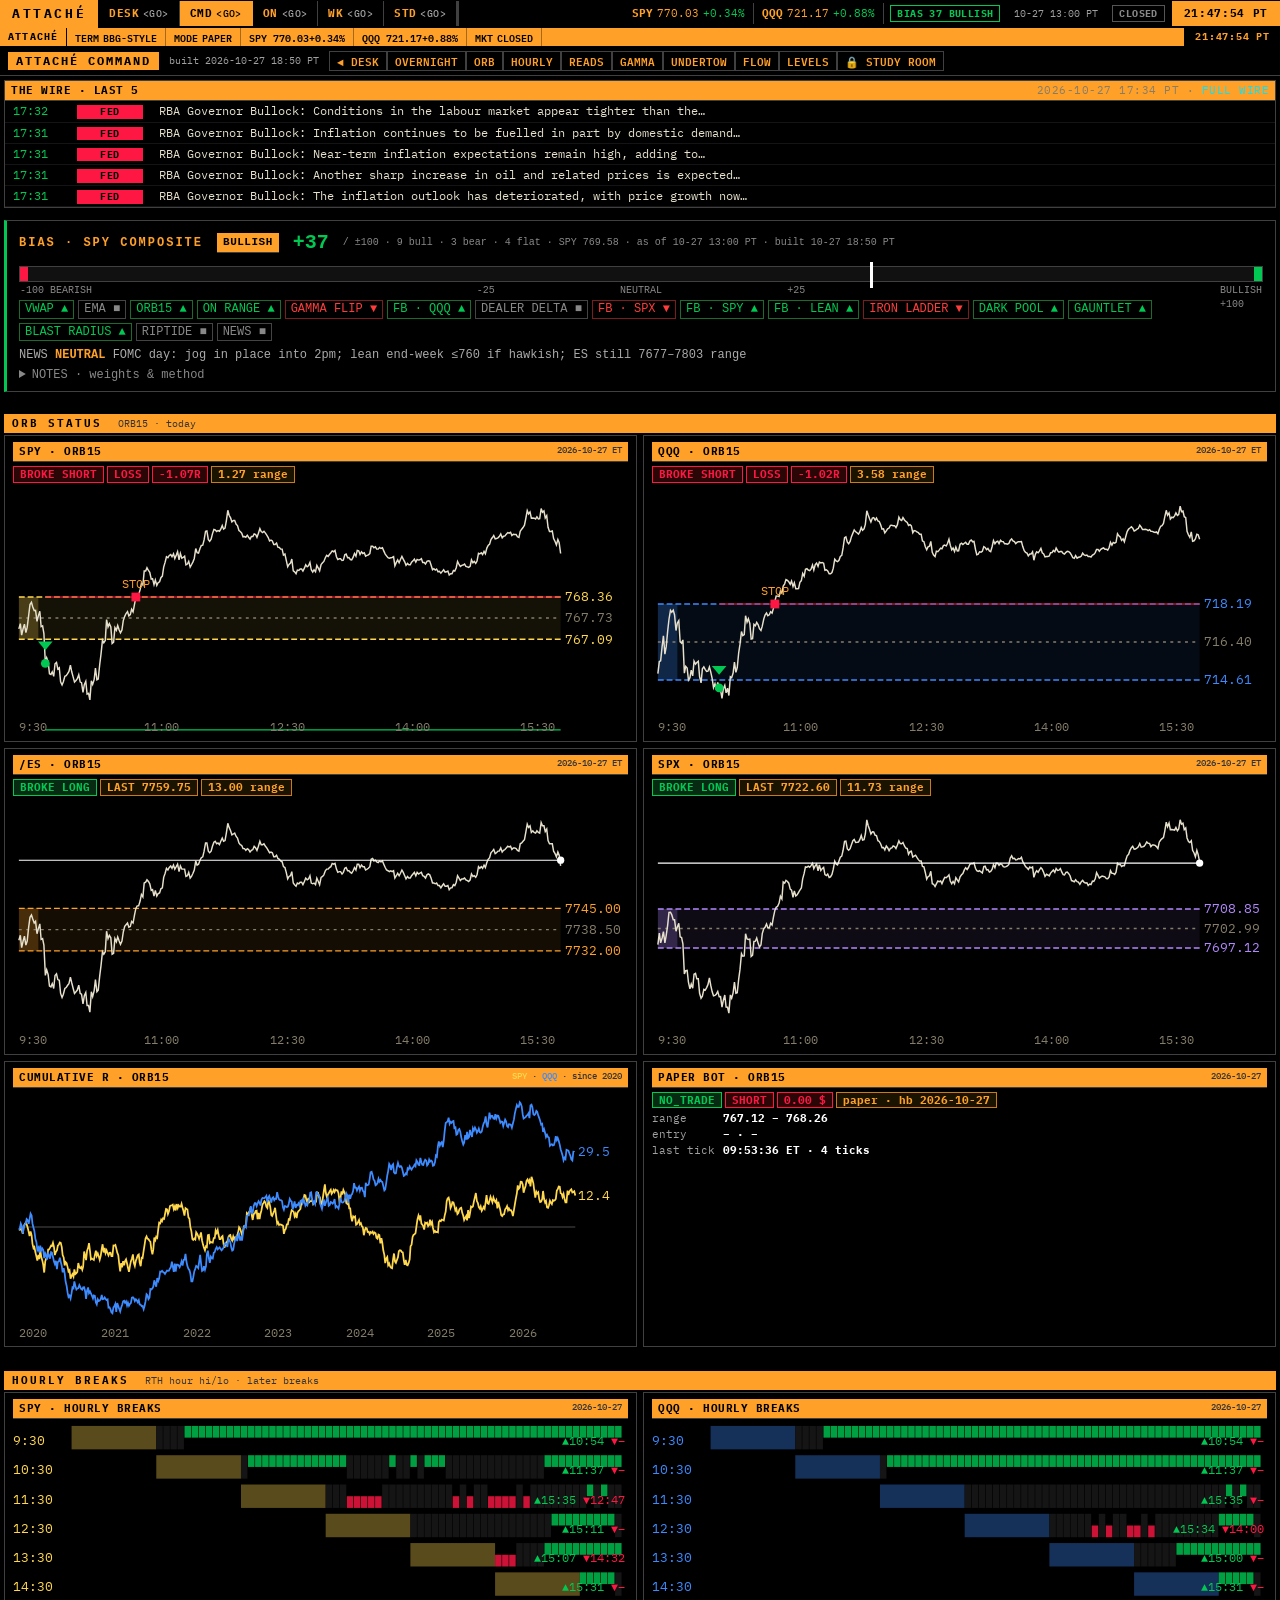
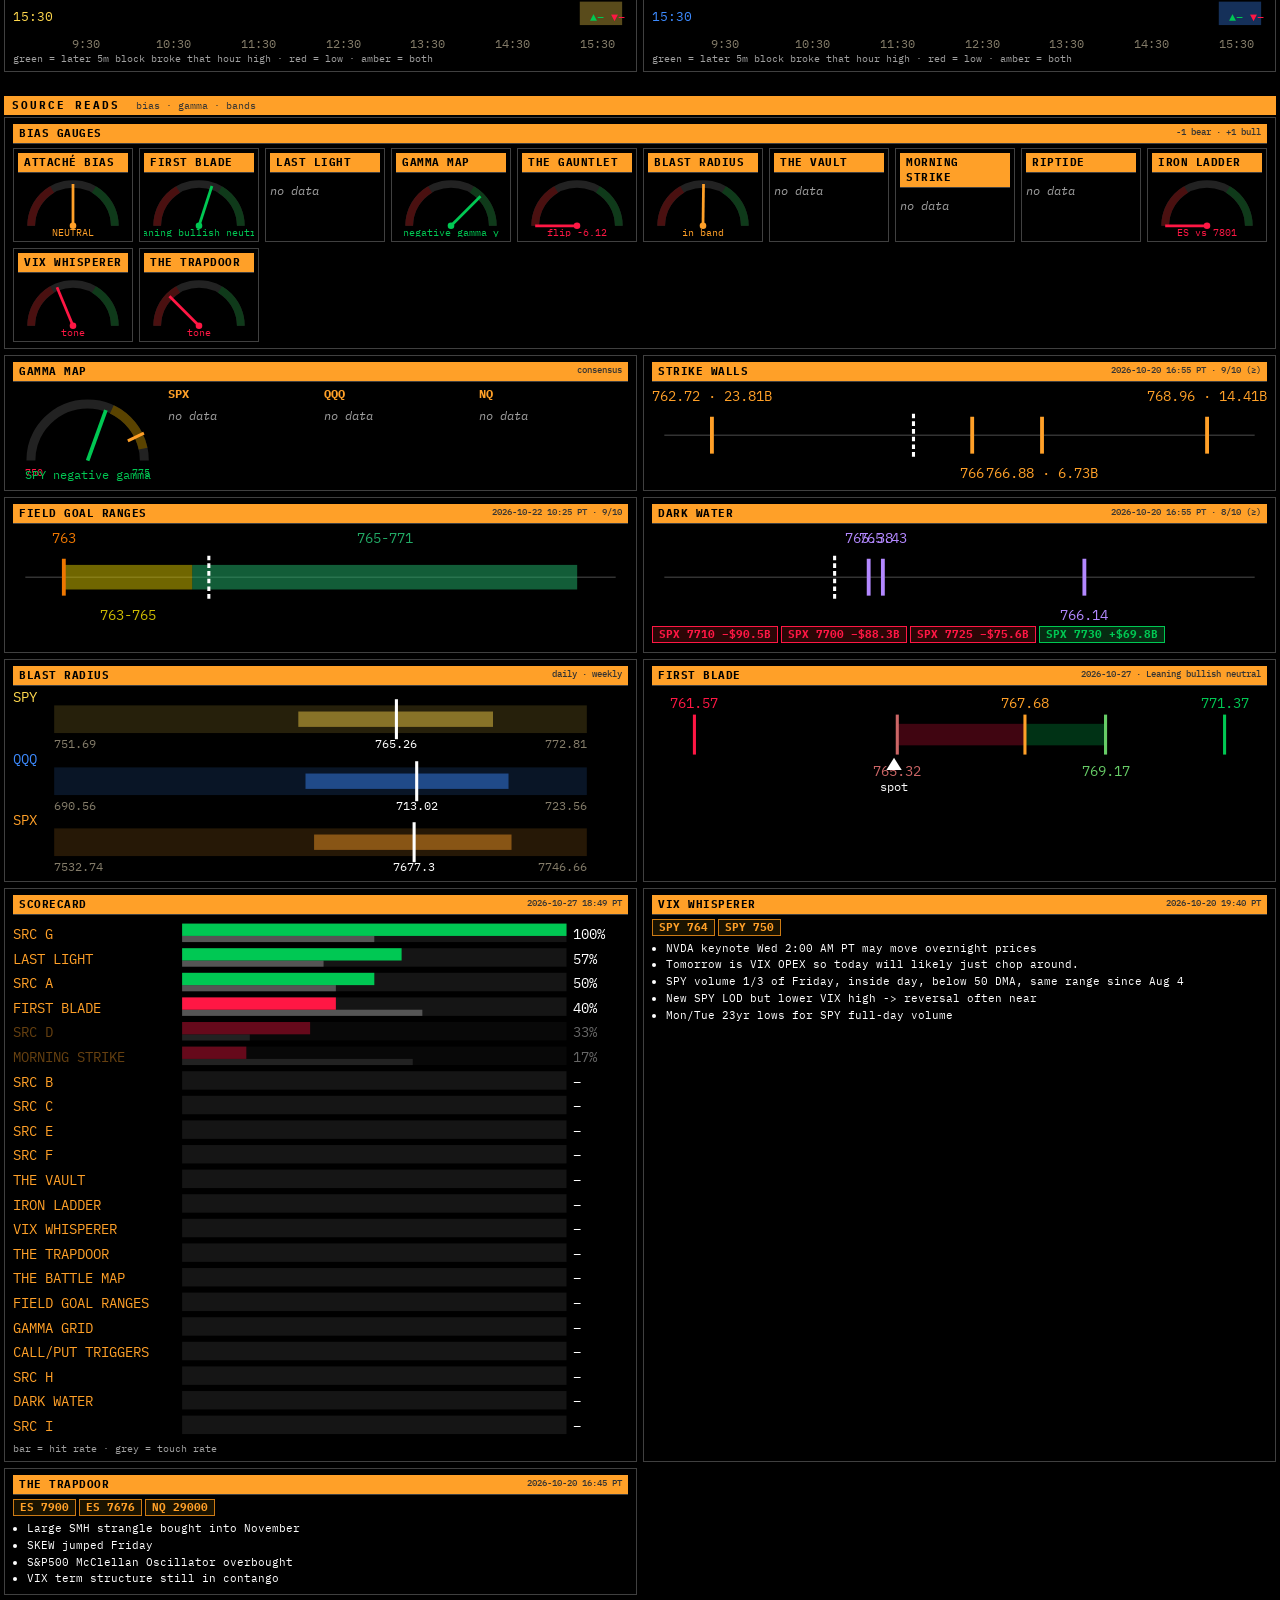
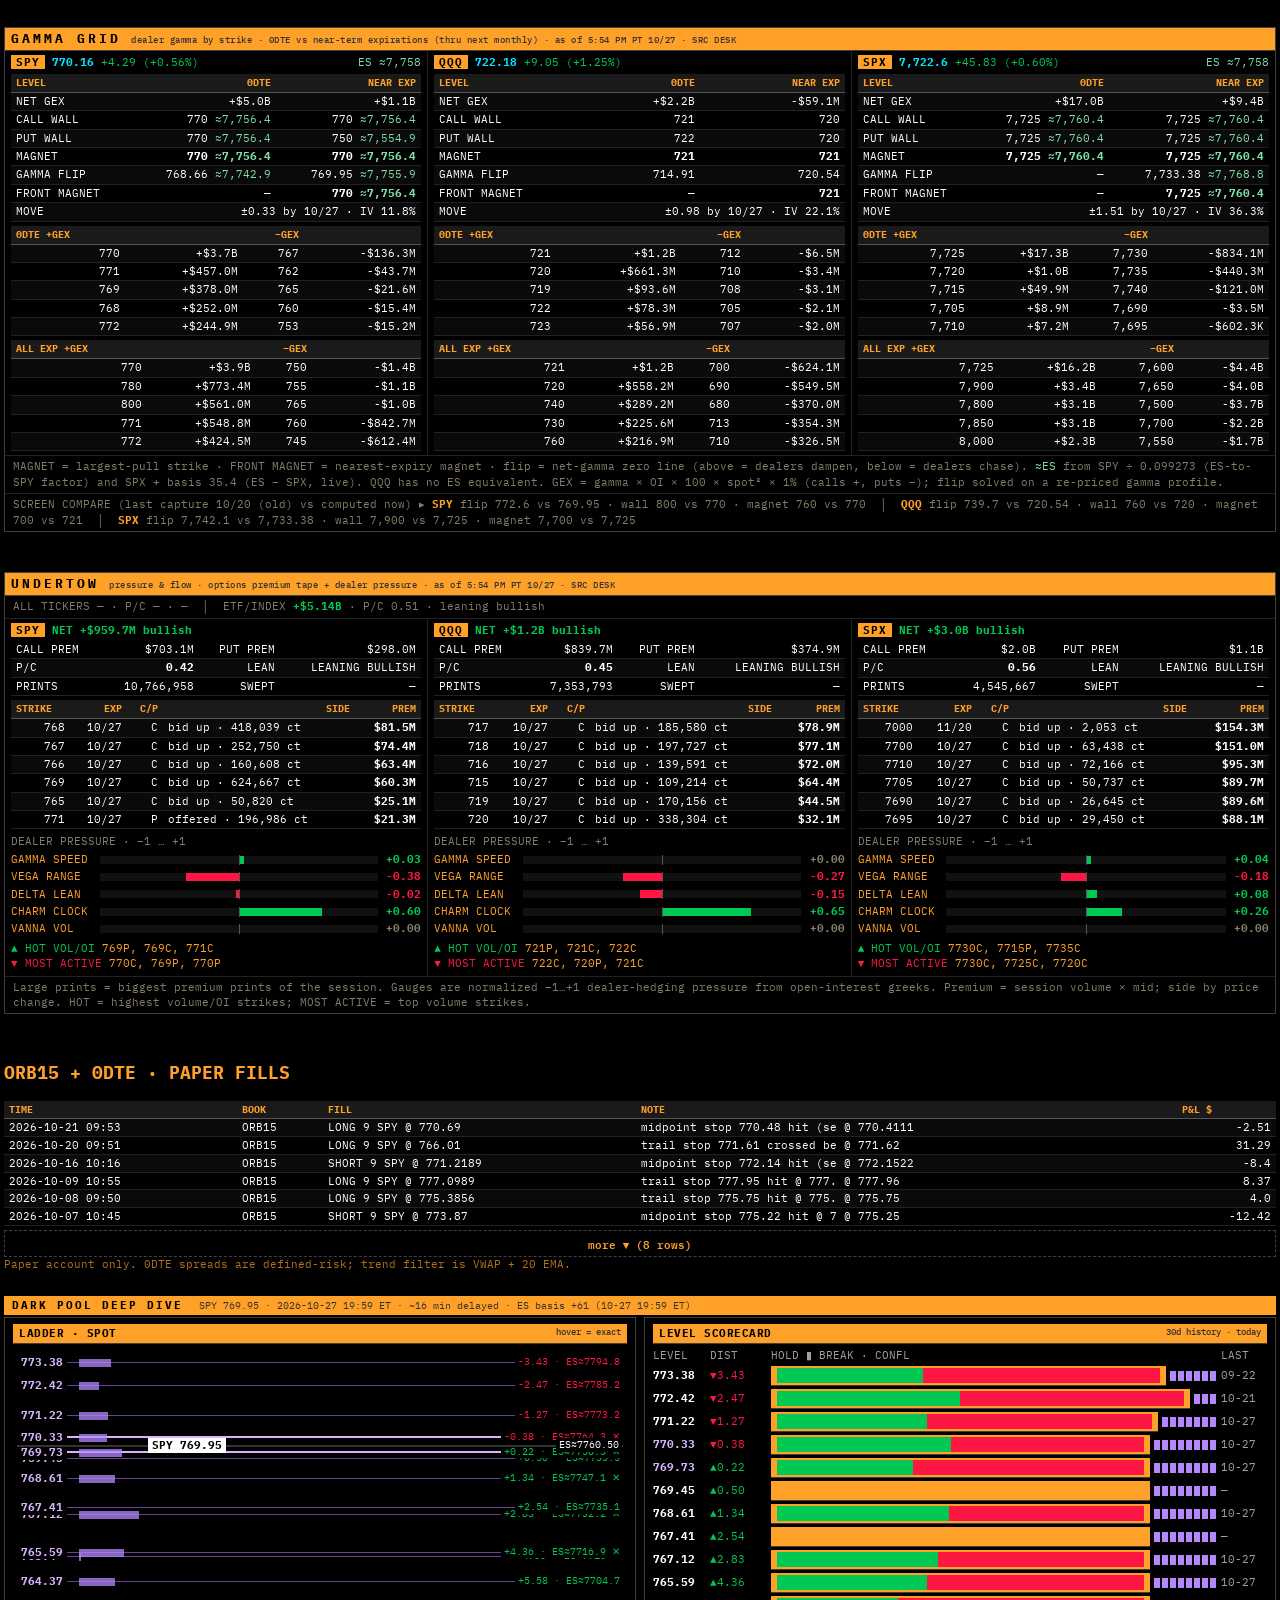
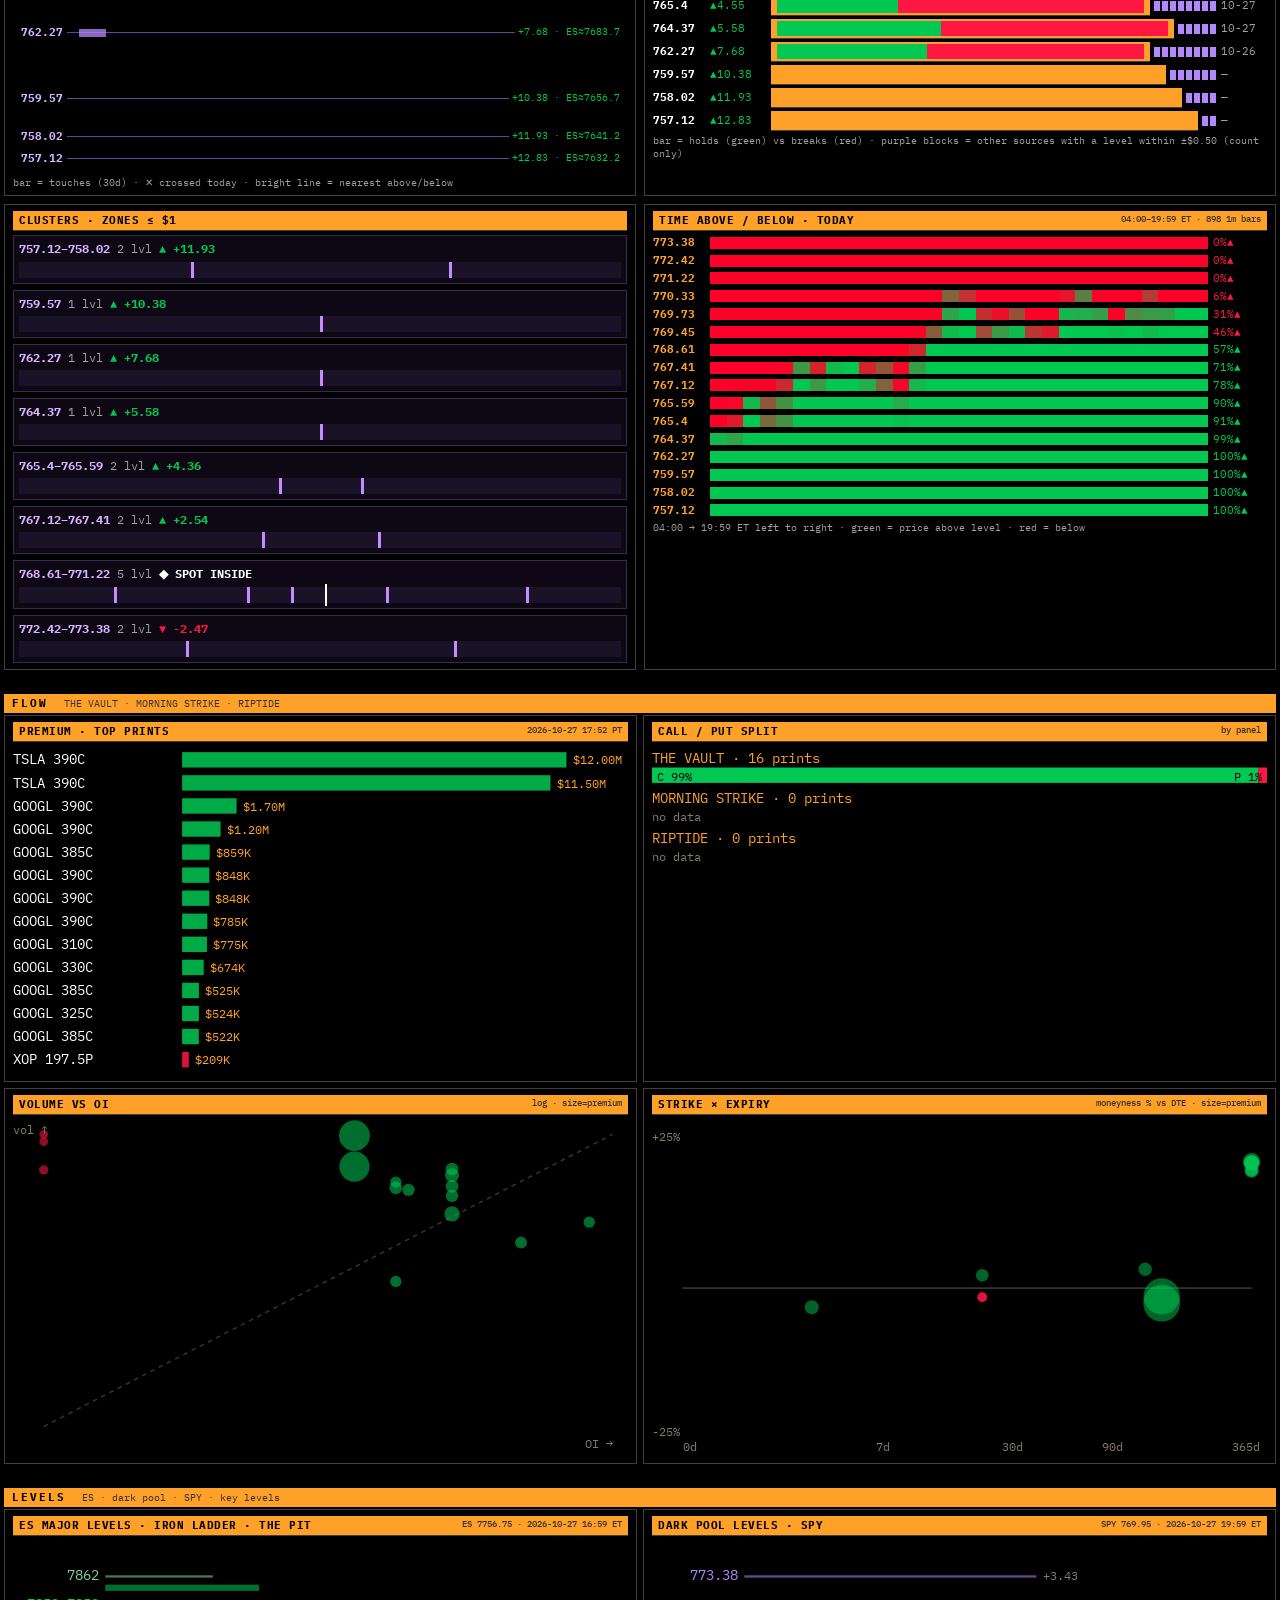
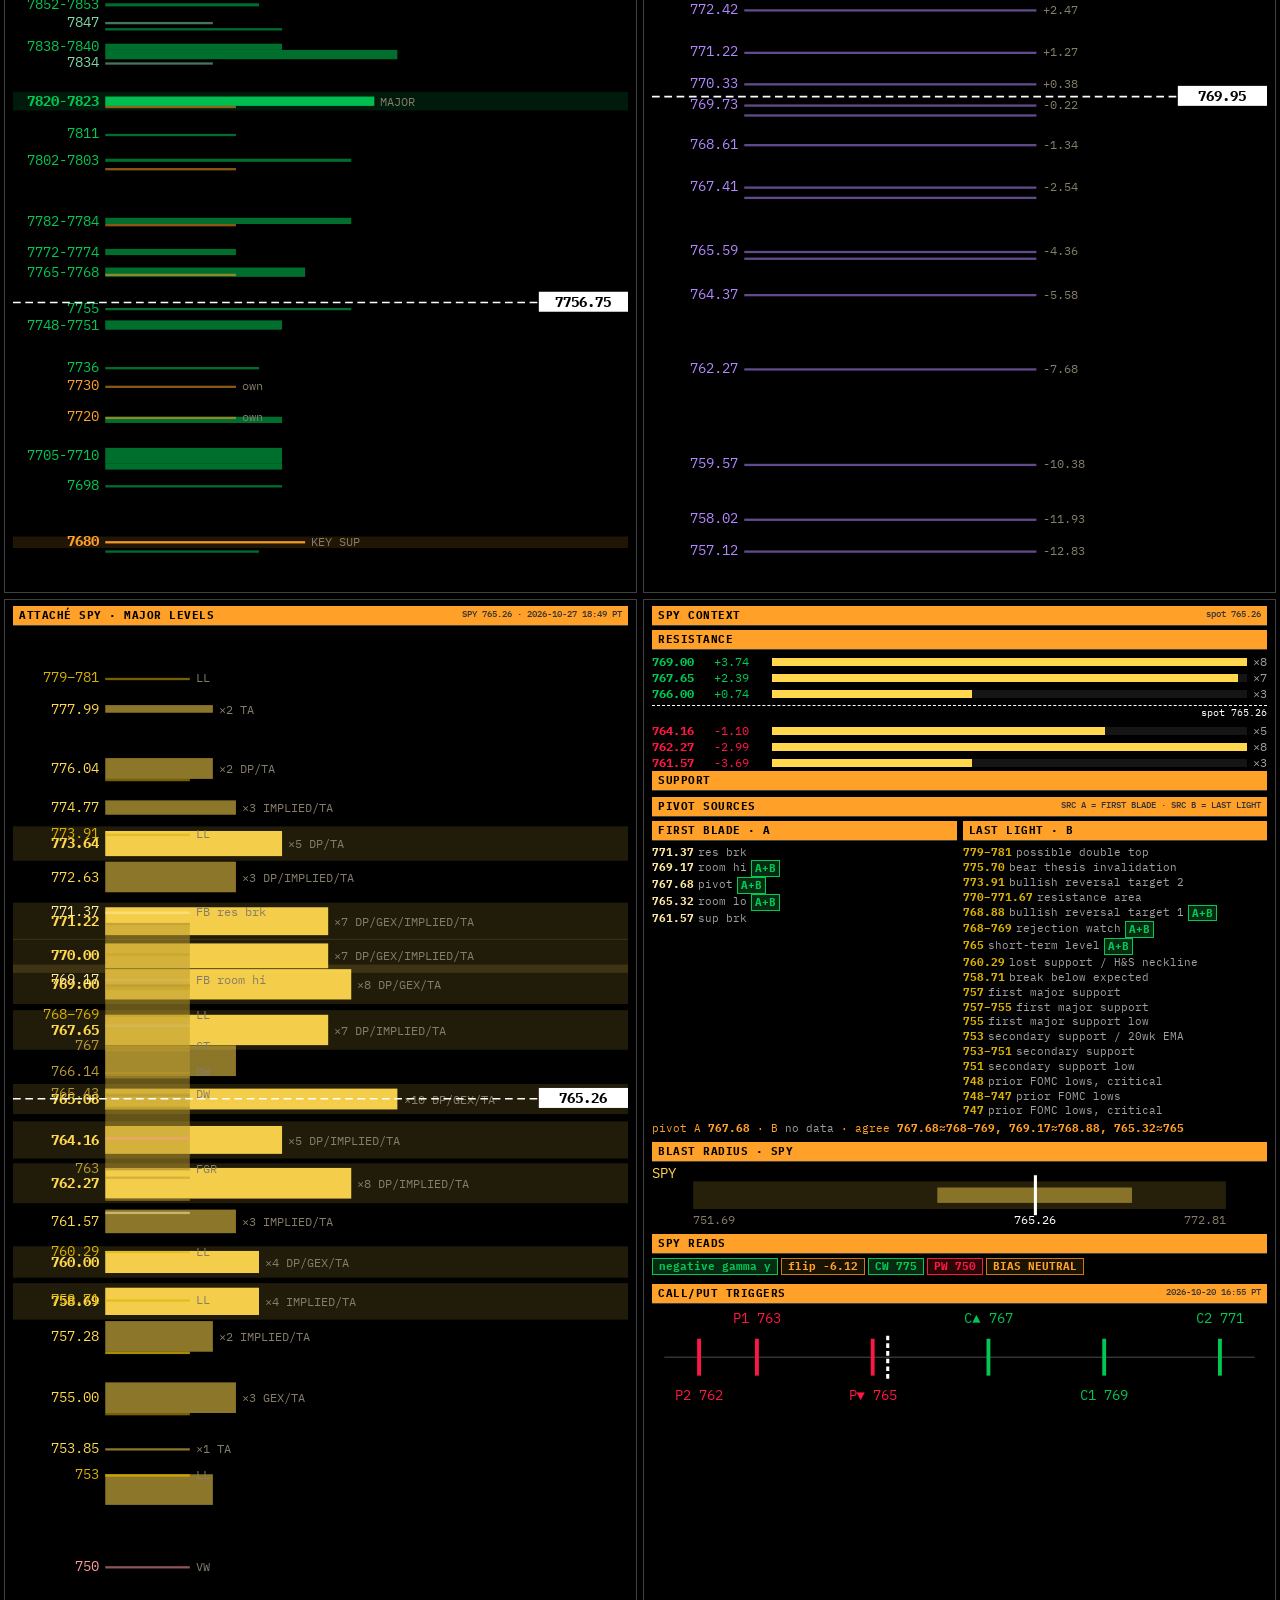
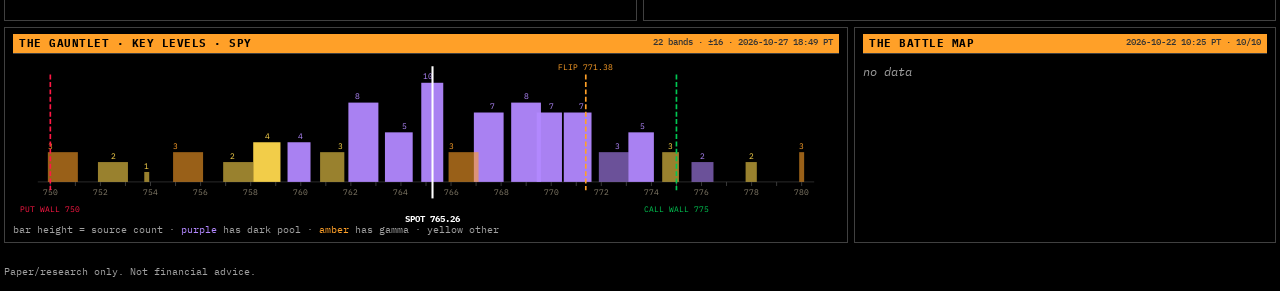
<file: command/index.html>
<!doctype html><html lang="en"><head><meta charset="utf-8"><meta name="viewport" content="width=device-width,initial-scale=1">
<link rel="icon" href="data:,"><title>ATTACHÉ COMMAND</title>
<style>
:root{--bg:#000;--p:#070707;--ln:#232323;--ln2:#333;--amb:#FFA028;--amb2:#CC7A14;--txt:#e6e0cc;--mut:#857d6a;--up:#00C853;--dn:#FF1744;--gn:#2ea36b;--pu:#a06ae0;--yl:#ffd84d;--bl:#3d8bff;--fs:12px;--fs-s:11px}
*{box-sizing:border-box}html,body{overflow-x:hidden}
body{margin:0;background:#000;color:var(--amb);font:var(--fs)/1.45 'IBM Plex Mono',ui-monospace,Menlo,Consolas,monospace;font-variant-numeric:tabular-nums}
a{color:var(--amb);text-decoration:none}
.top{position:sticky;top:0;z-index:9;background:#000;border-bottom:1px solid var(--amb2);display:flex;flex-wrap:wrap;gap:6px 10px;align-items:center;padding:4px 8px}
.brand{font-weight:700;letter-spacing:3px;color:#000;background:var(--amb);padding:1px 8px}.top small{color:var(--mut)}
.zl{display:flex;gap:2px;flex-wrap:wrap}.zl a{border:1px solid var(--ln2);padding:1px 7px;font-weight:600;font-size:var(--fs-s)}.zl a:hover{background:var(--amb);color:#000}
main{padding:6px 8px;max-width:1500px;margin:0 auto}
.zone{margin:10px 0;scroll-margin-top:60px}.zh{border-bottom:1px solid var(--amb2);margin-bottom:6px;display:flex;gap:10px;align-items:baseline}.zh b{font-size:15px;letter-spacing:3px}.zh small{color:var(--mut)}
.g{display:grid;gap:6px;grid-template-columns:repeat(2,minmax(0,1fr))}.g3{grid-template-columns:repeat(3,minmax(0,1fr))}.full{grid-column:1/-1}
.pn{background:var(--p);border:1px solid var(--ln);border-top:2px solid var(--c,var(--amb));padding:6px 8px;min-width:0}
.ph{display:flex;justify-content:space-between;gap:6px;font-weight:700;letter-spacing:1px;color:var(--c,var(--amb));margin-bottom:4px;flex-wrap:wrap}.ph small{color:var(--mut);font-weight:400;letter-spacing:0}
svg{display:block;width:100%;height:auto}svg text{font-family:inherit}
.bd{display:inline-block;padding:0 6px;margin:0 3px 3px 0;border:1px solid var(--ln2);font-weight:700;font-size:var(--fs-s)}
.up{color:var(--up)}.dn{color:var(--dn)}.mut{color:var(--mut)}.nd{color:var(--mut);font-style:italic;padding:6px 0}
.bu{background:#062b12;border-color:var(--up);color:var(--up)}.be{background:#2b0606;border-color:var(--dn);color:var(--dn)}.bn{background:#1a1300;border-color:var(--amb2)}
.kv{display:grid;grid-template-columns:auto 1fr;gap:1px 8px;font-size:var(--fs-s)}.kv b{color:var(--txt)}
.gauges{display:grid;grid-template-columns:repeat(auto-fill,minmax(118px,1fr));gap:6px}
.card li{margin:2px 0;color:var(--txt)}.card ul{margin:0;padding-left:14px;font-size:var(--fs-s)}
.dpd-g{display:grid;grid-template-columns:repeat(2,minmax(0,1fr));gap:8px}.dpd-lad{position:relative;height:420px;margin:6px 4px 6px 4px}.dpd-lad .r{position:absolute;left:0;right:0;height:0;border-top:1px solid #6b3fa0}.dpd-lad .r b{position:absolute;left:0;top:-8px;background:#000;color:#d6b4ff;padding:0 4px;font-size:11px}.dpd-lad .r em{position:absolute;right:0;top:-8px;font-style:normal;font-size:10px;background:#000;padding:0 3px}.dpd-lad .r i{position:absolute;left:62px;top:-4px;height:8px;background:var(--pu);opacity:.75}.dpd-lad .sp{border-top:2px dashed #fff;z-index:2}.dpd-lad .sp b{background:#fff;color:#000;left:130px}.dpd-lad .nr{border-top:2px solid #d6b4ff}
.dpd-sc{display:grid;gap:3px;font-size:11px}.dpd-sc .rw{display:grid;grid-template-columns:52px 56px minmax(0,1fr) 46px;gap:5px;align-items:center}.dpd-sc .hb{display:flex;height:10px;background:#111;min-width:0}.dpd-sc .hb i{display:block;height:100%}.dpd-sc .cf{display:flex;gap:2px}.dpd-sc .cf i{display:block;width:6px;height:10px;background:var(--pu)}.dpd-sc .ab{color:var(--up)}.dpd-sc .bl{color:var(--dn)}
.dpd-z{display:grid;gap:6px}.dpd-z>div{border:1px solid #3a2752;padding:5px;background:#0d0814}.dpd-z .zb{position:relative;height:16px;background:#1a1226;margin-top:4px}.dpd-z .zb i{position:absolute;top:0;bottom:0;width:3px;background:#c48cff}.dpd-z .zb u{position:absolute;top:-3px;bottom:-3px;width:2px;background:#fff}
.dpd-ht{display:grid;gap:3px;font-size:11px}.dpd-ht .rw{display:grid;grid-template-columns:52px minmax(0,1fr) 54px;gap:5px;align-items:center}.dpd-ht .st{display:grid;grid-template-columns:repeat(30,minmax(0,1fr));height:12px}.dpd-ht .st i{display:block}
@media(max-width:760px){.dpd-g{grid-template-columns:minmax(0,1fr)}.dpd-sc .rw{grid-template-columns:48px 50px minmax(0,1fr) 40px}}
@media(max-width:760px){#gtRow,.g,.g3{grid-template-columns:minmax(0,1fr)}main{padding:4px}}
</style><link rel="stylesheet" href="../bbg/bbg.css">
<script defer src="../bbg/bbg.js"></script>
</head><body><!--UISHELL--><style id="uishell">
:root{--bg:#000;--ln:#232323;--ln2:#333;--amb:#FFA028;--amb2:#CC7A14;--txt:#e6e0cc;--mut:#857d6a;--up:#00C853;--dn:#FF1744;--acc:#00E5FF;--na:#6b6b6b;--rad:0;--gap:10px}
html,body{overflow-x:hidden;max-width:100%}
#ub{position:sticky;top:0;z-index:999;display:flex;flex-wrap:wrap;align-items:center;gap:6px 12px;padding:6px 12px;background:rgba(0,0,0,.94);border-bottom:1px solid var(--amb2);font:12px/1.3 'DejaVu Sans Mono',Consolas,monospace;color:var(--txt);backdrop-filter:none}
#ub .ub-w{color:var(--amb);font-weight:700;letter-spacing:.18em;text-decoration:none;font-size:14px}
#ub nav{display:flex;gap:4px}#ub nav a{color:var(--mut);text-decoration:none;padding:4px 9px;border:1px solid var(--ln2);border-radius:var(--rad);display:inline-flex;align-items:center}
#ub nav a:hover{color:var(--amb);border-color:var(--amb2)}#ub nav a.on{color:#000;background:var(--amb);border-color:var(--amb)}
#ub .ub-r{margin-left:auto;display:flex;flex-wrap:wrap;align-items:center;gap:8px}
#ub .ub-q{display:inline-flex;align-items:center;gap:4px}#ub .ub-q b{color:var(--amb)}#ub .ub-q i{font-style:normal}
#ub .up{color:var(--up)}#ub .dn{color:var(--dn)}#ub .ub-as{color:var(--na)}#ub #ubClk{color:var(--txt)}
.chip{display:inline-flex;align-items:center;padding:2px 8px;border-radius:0;border:1px solid currentColor;font:700 11px/1.4 'DejaVu Sans Mono',Consolas,monospace;text-decoration:none;letter-spacing:.04em}
.chip.up{color:var(--up)}.chip.dn{color:var(--dn)}.chip.lv{color:var(--amb)}.chip.na{color:var(--na)}.chip.acc{color:var(--acc)}
.pn,.dk,.card,.zone>.dk{border-radius:var(--rad)}
.pn,.dk,.card{transition:border-color .15s,box-shadow .15s}.pn:hover,.dk:hover,.card:hover{border-color:var(--amb2)!important;box-shadow:0 0 0 1px rgba(255,176,0,.08)}
.ux-more{display:block;width:100%;margin:4px 0 0;padding:6px;background:transparent;color:var(--amb);border:1px dashed var(--ln2);border-radius:var(--rad);font:11px 'DejaVu Sans Mono',Consolas,monospace;cursor:pointer}
.ux-more:hover{border-color:var(--amb2)}tr.ux-h{display:none}
.ux-tw{overflow-x:auto;max-width:100%}
@media(max-width:700px){#ub{gap:6px}#ub .ub-r{margin-left:0;width:100%}#ub nav{width:100%}#ub nav a{flex:1;justify-content:center;min-height:40px}
 a,button,summary,.ux-more{min-height:40px}nav.zl a{display:inline-flex;align-items:center;min-height:40px}#ub .ub-as{display:none}
 img,svg,canvas,video{max-width:100%}pre{white-space:pre-wrap}}
</style><header id="ub"><a class="ub-w" href="../">ATTACHÉ</a><nav><a href="../">DESK</a><a href="../command/" class=on>COMMAND</a><a href="../overnight/">OVERNIGHT</a><a href="../weekly/">WEEKLY</a><a href="../study/">STUDY</a></nav><div class="ub-r"><span class="ub-q" title="SPY session 10-27 (5m closes)"><b>SPY</b> 770.03<svg class="ub-sp" viewBox="0 0 56 16" width="56" height="16"><polyline fill="none" stroke="var(--up)" stroke-width="1.2" points="0.0,10.1 0.7,10.4 1.5,8.4 2.2,8.8 2.9,12.3 3.6,13.7 4.4,14.1 5.1,13.5 5.8,14.1 6.5,14.2 7.3,15.0 8.0,13.1 8.7,11.0 9.5,9.7 10.2,10.2 10.9,9.5 11.6,9.0 12.4,7.6 13.1,5.7 13.8,6.3 14.5,6.6 15.3,5.1 16.0,4.6 16.7,4.9 17.5,5.2 18.2,5.0 18.9,4.0 19.6,2.7 20.4,2.6 21.1,2.5 21.8,1.1 22.5,1.9 23.3,2.9 24.0,3.2 24.7,3.0 25.5,2.8 26.2,3.4 26.9,3.6 27.6,4.5 28.4,5.1 29.1,5.7 29.8,5.5 30.5,5.6 31.3,5.5 32.0,4.7 32.7,4.2 33.5,4.8 34.2,4.4 34.9,4.7 35.6,4.5 36.4,4.5 37.1,4.0 37.8,4.0 38.5,4.7 39.3,5.3 40.0,4.6 40.7,5.3 41.5,5.0 42.2,5.1 42.9,5.0 43.6,5.6 44.4,5.6 45.1,5.9 45.8,5.0 46.5,5.2 47.3,4.9 48.0,4.4 48.7,4.4 49.5,3.2 50.2,3.1 50.9,2.9 51.6,2.9 52.4,2.7 53.1,1.2 53.8,1.7 54.5,1.0 55.3,2.4 56.0,3.5"/></svg><i class="up">+0.34%</i></span><span class="ub-q" title="QQQ session 10-27 (5m closes)"><b>QQQ</b> 721.17<svg class="ub-sp" viewBox="0 0 56 16" width="56" height="16"><polyline fill="none" stroke="var(--up)" stroke-width="1.2" points="0.0,13.8 0.7,12.3 1.5,9.1 2.2,9.7 2.9,13.2 3.6,13.9 4.4,14.0 5.1,13.6 5.8,14.8 6.5,15.0 7.3,14.9 8.0,12.9 8.7,10.6 9.5,9.6 10.2,10.1 10.9,10.1 11.6,9.3 12.4,7.8 13.1,7.1 13.8,7.0 14.5,7.3 15.3,6.3 16.0,5.8 16.7,5.6 17.5,5.9 18.2,6.1 18.9,5.1 19.6,3.3 20.4,3.1 21.1,3.0 21.8,1.4 22.5,1.9 23.3,2.4 24.0,2.7 24.7,2.5 25.5,2.1 26.2,2.5 26.9,2.9 27.6,3.7 28.4,4.0 29.1,4.4 29.8,4.0 30.5,4.0 31.3,4.4 32.0,3.8 32.7,3.6 33.5,4.7 34.2,4.2 34.9,4.1 35.6,3.8 36.4,3.9 37.1,3.7 37.8,3.7 38.5,4.6 39.3,5.1 40.0,4.2 40.7,4.8 41.5,4.5 42.2,4.5 42.9,4.5 43.6,4.8 44.4,4.6 45.1,4.8 45.8,4.3 46.5,4.2 47.3,3.8 48.0,3.1 48.7,3.7 49.5,2.6 50.2,2.7 50.9,2.8 51.6,2.9 52.4,2.8 53.1,1.3 53.8,1.9 54.5,1.0 55.3,2.9 56.0,3.6"/></svg><i class="up">+0.88%</i></span><a class="chip up" href="../" title="bias gauge · as of 10-27 13:00 PT">BIAS 37 BULLISH</a><small class="ub-as">10-27 13:00 PT</small><span id="ubMk" class="chip na">…</span><span id="ubClk"></span></div></header><script>(()=>{const z='America/Los_Angeles',c=document.getElementById('ubClk'),m=document.getElementById('ubMk');
function st(){const n=new Date(),e=new Date(n.toLocaleString('en-US',{timeZone:'America/New_York'})),d=e.getDay(),t=e.getHours()*60+e.getMinutes();let s='CLOSED',k='na';
if(d>=1&&d<=5&&t>=570&&t<960){s='RTH';k='up'}else if(d>=1&&d<=5&&t>=240&&t<570){s='PRE';k='lv'}else if(d>=1&&d<=5&&t>=960&&t<1020){s='AH';k='lv'}
else if(((d>=0&&d<=4)&&t>=1080)||((d>=1&&d<=5)&&t<240)){s='GLOBEX';k='acc'}
c.textContent=n.toLocaleTimeString('en-US',{timeZone:z,hour:'2-digit',minute:'2-digit',second:'2-digit',hour12:false})+' PT';m.textContent=s;m.className='chip '+k}
st();setInterval(st,1000);
const run=()=>{document.querySelectorAll('table').forEach(tb=>{if(tb.closest('#ub')||tb.closest('.ux-tw'))return;const w=document.createElement('div');w.className='ux-tw';tb.parentNode.insertBefore(w,tb);w.appendChild(tb);
const rs=[...(tb.tBodies[0]||tb).rows].filter(r=>!r.querySelector('th'));if(rs.length>10){const K=6;rs.slice(K).forEach(r=>r.classList.add('ux-h'));const b=document.createElement('button');b.className='ux-more';b.type='button';
const L=()=>b.textContent=b.dataset.o?'less ▲':'more ▼ ('+(rs.length-K)+' rows)';L();b.onclick=()=>{b.dataset.o=b.dataset.o?'':'1';rs.slice(K).forEach(r=>r.classList.toggle('ux-h',!b.dataset.o));L()};w.after(b)}})};document.readyState=='loading'?document.addEventListener('DOMContentLoaded',run):setTimeout(run,0)})()</script><!--UISHELL-->
<div class="top"><span class="brand">ATTACHÉ COMMAND</span><small id="built"></small>
<nav class="zl"><a href="../">◄ DESK</a><a href="../overnight/">OVERNIGHT</a><a href="#z-orb">ORB</a><a href="#z-hr">HOURLY</a><a href="#z-reads">READS</a><a href="#z-gg">GAMMA</a><a href="#z-ut">UNDERTOW</a><a href="#z-flow">FLOW</a><a href="#z-lv">LEVELS</a><a href="../study/" title="Study Room">&#128274; STUDY ROOM</a></nav></div>
<main><style>
.nw{border:1px solid #232323;background:#000;font-family:'IBM Plex Mono',ui-monospace,Menlo,Consolas,monospace;font-variant-numeric:tabular-nums}
.nw .nh{display:flex;justify-content:space-between;gap:8px;align-items:baseline;background:#120d00;border-bottom:1px solid #CC7A14;padding:3px 8px;color:#FFA028;font-weight:700;letter-spacing:.5px;font-size:12px}
.nw .nh small{color:#857d6a;font-weight:400;font-size:11px}
.nw ol{list-style:none;margin:0;padding:0;display:grid;grid-template-columns:repeat(2,minmax(0,1fr));column-gap:12px}
.nw li{display:grid;grid-template-columns:56px 74px minmax(0,1fr) 46px;gap:8px;align-items:baseline;padding:2px 8px;border-bottom:1px solid #141414;font-size:12px;min-width:0}
.nw li .t{color:#00C853;white-space:nowrap}.nw li .h{color:#e6e0cc;white-space:nowrap;overflow:hidden;text-overflow:ellipsis}.nw li .s{color:#5a5446;font-size:10px;text-align:right}
.nw .g{display:inline-block;min-width:66px;text-align:center;font-size:10px;font-weight:700;color:#000;padding:0 4px;letter-spacing:.5px}
.nw li.bk{background:#1d1200;box-shadow:inset 3px 0 0 #FF1744}.nw li.bk .h{color:#FFA028;font-weight:600}
.nw li.bk .t::after{content:' ●';color:#FF1744;animation:nwb 1s steps(1) infinite}@keyframes nwb{50%{opacity:0}}
.nw .ft{padding:3px 8px;color:#5a5446;font-size:10px}
.nwt li{grid-template-columns:56px 74px minmax(0,1fr)}.nwt ol{grid-template-columns:minmax(0,1fr)}
@media(max-width:900px){.nw ol{grid-template-columns:minmax(0,1fr)}.nw li{grid-template-columns:40px 70px minmax(0,1fr)}.nw li .s{display:none}.nw li .h{white-space:normal}}
</style><section class="nw nwt" id="z-wire"><div class="nh"><span>THE WIRE · LAST 5 <span class="nbk" style="color:#FF1744"></span></span><small>2026-10-27 17:34 PT · <a href="../#z-wire" style="color:#00E5FF">full wire</a></small></div><ol><li class="bk" data-ts="2026-10-28T00:32:04.000Z"><span class="t">17:32</span><span><b class="g" style="background:#FF1744">FED</b></span><span class="h" title="RBA Governor Bullock: Conditions in the labour market appear tighter than the…">RBA Governor Bullock: Conditions in the labour market appear tighter than the…</span></li><li class="bk" data-ts="2026-10-28T00:31:58.000Z"><span class="t">17:31</span><span><b class="g" style="background:#FF1744">FED</b></span><span class="h" title="RBA Governor Bullock: Inflation continues to be fuelled in part by domestic demand…">RBA Governor Bullock: Inflation continues to be fuelled in part by domestic demand…</span></li><li class="bk" data-ts="2026-10-28T00:31:56.000Z"><span class="t">17:31</span><span><b class="g" style="background:#FF1744">FED</b></span><span class="h" title="RBA Governor Bullock: Near-term inflation expectations remain high, adding to…">RBA Governor Bullock: Near-term inflation expectations remain high, adding to…</span></li><li class="bk" data-ts="2026-10-28T00:31:53.000Z"><span class="t">17:31</span><span><b class="g" style="background:#FF1744">FED</b></span><span class="h" title="RBA Governor Bullock: Another sharp increase in oil and related prices is expected…">RBA Governor Bullock: Another sharp increase in oil and related prices is expected…</span></li><li class="bk" data-ts="2026-10-28T00:31:49.000Z"><span class="t">17:31</span><span><b class="g" style="background:#FF1744">FED</b></span><span class="h" title="RBA Governor Bullock: The inflation outlook has deteriorated, with price growth now…">RBA Governor Bullock: The inflation outlook has deteriorated, with price growth now…</span></li></ol></section><script>(function(){var m=30*60e3,n=Date.now();document.querySelectorAll('.nw li[data-ts]').forEach(function(l){var a=n-Date.parse(l.dataset.ts);l.classList.toggle('bk',a>=0&&a<=m)});var c=document.querySelectorAll('.nw li.bk').length;document.querySelectorAll('.nw .nbk').forEach(function(e){e.textContent=c?c+' BREAKING':''})})();</script><!--GAUGE--><style>
#biasG{background:#000;border:1px solid #333;border-left:4px solid #00C853;font-family:ui-monospace,Menlo,Consolas,monospace;color:#FFA028;padding:8px 12px;margin:8px 0;font-size:12px}
#biasG .bg-h{display:flex;gap:14px;align-items:center;flex-wrap:wrap}#biasG .bg-l{font-size:22px;font-weight:700;color:#000;background:#00C853;padding:0 10px;letter-spacing:2px}
#biasG .bg-s{font-size:20px;color:#00C853;font-weight:700}#biasG small{color:#888}
#biasG .bg-m{position:relative;height:16px;margin:10px 0 16px;background:linear-gradient(90deg,#ff3b3b 0,#5a1414 37.5%,#3a3000 37.5%,#3a3000 62.5%,#145a1e 62.5%,#00C853 100%);border:1px solid #444}
#biasG .bg-n{position:absolute;top:-5px;width:3px;height:26px;background:#fff;box-shadow:0 0 6px #fff;left:calc(68.5% - 1px)}
#biasG .bg-t{position:absolute;top:17px;font-size:10px;color:#888;transform:translateX(-50%)}
#biasG .bg-c{display:inline-block;margin:2px 4px 2px 0;padding:0 5px;border:1px solid #444}#biasG .bg-c.u{color:#00C853;border-color:#1d6b2c}#biasG .bg-c.d{color:#ff3b3b;border-color:#7a1d1d}#biasG .bg-c.n{color:#888}
#biasG .bg-nw{color:#aaa;margin-top:4px}#biasG .bg-nw b{color:#FFA028}#biasG details{margin-top:4px;color:#aaa}#biasG summary{cursor:pointer;color:#888}#biasG table{border-collapse:collapse;margin-top:4px}#biasG td{padding:1px 8px 1px 0;border-bottom:1px solid #222}#biasG .r{text-align:right}
</style><div id="biasG"><div class="bg-h"><b style="letter-spacing:2px">BIAS · SPY COMPOSITE</b><span class="bg-l">BULLISH</span><span class="bg-s">+37</span><small>/ ±100 · 9 bull · 3 bear · 4 flat · SPY 769.58 · as of 10-27 13:00 PT · built 10-27 18:50 PT</small></div>
<div class="bg-m"><i class="bg-n"></i><span class="bg-t" style="left:0;transform:none">-100 BEARISH</span><span class="bg-t" style="left:37.5%">-25</span><span class="bg-t" style="left:50%">NEUTRAL</span><span class="bg-t" style="left:62.5%">+25</span><span class="bg-t" style="left:100%;transform:translateX(-100%)">BULLISH +100</span></div>
<div><span class="bg-c u" title="price vs session VWAP: 769.58 vs 767.20 · weight 1.5">VWAP ▲</span><span class="bg-c n" title="9 vs 21 EMA on 5m + slope: 9=770.09 21=769.97 · weight 1">EMA ■</span><span class="bg-c u" title="price vs today&#x27;s 15-min opening range: ABOVE HIGH 767.09–768.36 · weight 1.5">ORB15 ▲</span><span class="bg-c u" title="price vs overnight / pre-market high-low: 763.92–769.00 · weight 1">ON RANGE ▲</span><span class="bg-c d" title="SPY price vs gamma flip consensus: 769.58 vs flip 771.38 · weight 1.5">GAMMA FLIP ▼</span><span class="bg-c u" title="QQQ price vs desk gamma flip (all exp): 721.24 vs 720.54 · weight 0.75">FB · QQQ ▲</span><span class="bg-c n" title="SPY dealer-pressure delta lean (−1…+1; ±0.10 dead zone): -0.02 · weight 0.75">DEALER DELTA ■</span><span class="bg-c d" title="SPX price vs flip: 7677.3 vs 7712.0 · weight 1">FB · SPX ▼</span><span class="bg-c u" title="price vs First Blade pivot: 769.58 vs pivot 767.68 · weight 1">FB · SPY ▲</span><span class="bg-c u" title="First Blade stated lean: bullish · weight 0.5">FB · LEAN ▲</span><span class="bg-c d" title="/ES vs nearest key support/resistance: ES 7756.75 · S 7751 / R 7782 · weight 1">IRON LADDER ▼</span><span class="bg-c u" title="dark-pool levels holding below vs overhead (±1%): 8 below / 5 above · weight 1.5">DARK POOL ▲</span><span class="bg-c u" title="confluence weight below vs above (±1%): 41 below / 27 above · weight 1">GAUNTLET ▲</span><span class="bg-c u" title="position inside daily implied-move band (thirds): 761.37–769.09 · weight 1">BLAST RADIUS ▲</span><span class="bg-c n" title="index options flow call vs put premium (2d): no recent prints · weight 1">RIPTIDE ■</span><span class="bg-c n" title="news-plan bias: NEUTRAL · weight 1">NEWS ■</span></div>
<div class="bg-nw">NEWS <b>NEUTRAL</b> FOMC day: jog in place into 2pm; lean end-week ≤760 if hawkish; ES still 7677–7803 range</div>
<details><summary>NOTES · weights &amp; method</summary>Each input votes +1 / 0 / -1; score = 100 × Σ(vote × weight) / Σ(weight). ≥ +25 BULLISH, ≤ -25 BEARISH, else NEUTRAL. After 9:45 ET (6:45 PT) a confirmed 5-min close beyond the 15-min opening range triples the ORB15 weight (1.5 → 4.5) so a break can flip a mixed gauge on its own. Desk gamma/pressure inputs (kept modest): GAMMA FLIP falls back to the desk SPY all-expiration flip at weight 1.0 (1.5 when a consensus flip exists); FB · QQQ uses the desk QQQ all-expiration flip at weight 0.75 when no consensus flip exists; DEALER DELTA votes the SPY dealer delta lean (≥ +0.10 bull, ≤ −0.10 bear, else flat) at weight 0.75. Hover a chip for its reading.<table><tr><td>VWAP</td><td>price vs session VWAP</td><td class="r">1.5</td></tr><tr><td>EMA</td><td>9 vs 21 EMA on 5m + slope</td><td class="r">1</td></tr><tr><td>ORB15</td><td>price vs today&#x27;s 15-min opening range</td><td class="r">1.5</td></tr><tr><td>ON RANGE</td><td>price vs overnight / pre-market high-low</td><td class="r">1</td></tr><tr><td>GAMMA FLIP</td><td>SPY price vs gamma flip consensus</td><td class="r">1.5</td></tr><tr><td>FB · QQQ</td><td>QQQ price vs desk gamma flip (all exp)</td><td class="r">0.75</td></tr><tr><td>DEALER DELTA</td><td>SPY dealer-pressure delta lean (−1…+1; ±0.10 dead zone)</td><td class="r">0.75</td></tr><tr><td>FB · SPX</td><td>SPX price vs flip</td><td class="r">1</td></tr><tr><td>FB · SPY</td><td>price vs First Blade pivot</td><td class="r">1</td></tr><tr><td>FB · LEAN</td><td>First Blade stated lean</td><td class="r">0.5</td></tr><tr><td>IRON LADDER</td><td>/ES vs nearest key support/resistance</td><td class="r">1</td></tr><tr><td>DARK POOL</td><td>dark-pool levels holding below vs overhead (±1%)</td><td class="r">1.5</td></tr><tr><td>GAUNTLET</td><td>confluence weight below vs above (±1%)</td><td class="r">1</td></tr><tr><td>BLAST RADIUS</td><td>position inside daily implied-move band (thirds)</td><td class="r">1</td></tr><tr><td>RIPTIDE</td><td>index options flow call vs put premium (2d)</td><td class="r">1</td></tr><tr><td>NEWS</td><td>news-plan bias</td><td class="r">1</td></tr></table></details></div><!--/GAUGE-->
<section class="zone" id="z-orb"><div class="zh"><b>ORB STATUS</b><small>ORB15 · today</small></div>
<div class="g"><div class="pn" style="--c:var(--yl)" id="orbSPY"></div><div class="pn" style="--c:var(--bl)" id="orbQQQ"></div><div class="pn" style="--c:var(--amb)" id="orbES"></div><div class="pn" style="--c:var(--pu)" id="orbSPX"></div>
<div class="pn" id="eqP"><div class="ph"><span>CUMULATIVE R · ORB15</span><small id="eqH"></small></div><div id="eqB"></div></div>
<div class="pn" style="--c:var(--gn)" id="botP"><div class="ph"><span>PAPER BOT · ORB15</span><small id="botH"></small></div><div id="botB"></div></div></div></section>
<section class="zone" id="z-hr"><div class="zh"><b>HOURLY BREAKS</b><small>RTH hour hi/lo · later breaks</small></div>
<div class="g"><div class="pn" style="--c:var(--yl)" id="hrSPY"></div><div class="pn" style="--c:var(--bl)" id="hrQQQ"></div></div></section>
<section class="zone" id="z-reads"><div class="zh"><b>SOURCE READS</b><small>bias · gamma · bands</small></div>
<div class="pn full" style="margin-bottom:6px"><div class="ph"><span>BIAS GAUGES</span><small>-1 bear · +1 bull</small></div><div class="gauges" id="gauges"></div></div>
<div class="g"><div class="pn" id="gmm"><div class="ph"><span>GAMMA MAP</span><small id="gmmH"></small></div><div id="gmmB"></div></div>
<div class="pn" id="ggrid"><div class="ph"><span>STRIKE WALLS</span><small id="ggridH"></small></div><div id="ggridB"></div></div>
<div class="pn" id="fgr"><div class="ph"><span>FIELD GOAL RANGES</span><small id="fgrH"></small></div><div id="fgrB"></div></div>
<div class="pn" style="--c:var(--pu)" id="dw"><div class="ph"><span>DARK WATER</span><small id="dwH"></small></div><div id="dwB"></div></div>
<div class="pn" id="blast"><div class="ph"><span>BLAST RADIUS</span><small>daily · weekly</small></div><div id="blastB"></div></div>
<div class="pn" id="fb"><div class="ph"><span>FIRST BLADE</span><small id="fbH"></small></div><div id="fbB"></div></div>
<div class="pn" id="scP"><div class="ph"><span>SCORECARD</span><small id="scH"></small></div><div id="scB"></div></div>
<div class="pn card" style="--c:var(--dn)" id="vix"><div class="ph"><span>VIX WHISPERER</span><small id="vixH"></small></div><div id="vixB"></div></div>
<div class="pn card" style="--c:var(--pu)" id="trap"><div class="ph"><span>THE TRAPDOOR</span><small id="trapH"></small></div><div id="trapB"></div></div></div></section>
<style>
.dk{background:#000;border:1px solid #2a2a2a;border-left:3px solid #FFA028;font:11px/1.4 'IBM Plex Mono',ui-monospace,Menlo,Consolas,monospace;color:#FFA028;font-variant-numeric:tabular-nums;margin:8px 0;min-width:0;overflow-x:auto}
.dk .dkh{display:flex;gap:10px;align-items:baseline;flex-wrap:wrap;background:#120d00;border-bottom:1px solid #CC7A14;padding:3px 8px}.dk .dkh b{letter-spacing:3px;font-size:13px}.dk .dkh small{color:#857d6a}
.dk table{border-collapse:collapse;width:100%}.dk th{color:#857d6a;font-weight:400;text-align:right;padding:1px 6px;border-bottom:1px solid #333;white-space:nowrap}.dk td{padding:1px 6px;border-bottom:1px solid #141414;text-align:right;white-space:nowrap;color:#e6e0cc}
.dk th:first-child,.dk td:first-child{text-align:left}.dk .a{color:#FFA028;font-weight:700}.dk .u{color:#00C853}.dk .d{color:#FF1744}.dk .m{color:#857d6a}.dk .c{color:#00E5FF}.dk .es{color:#7fe0aa}
.dk .dkg{display:grid;grid-template-columns:repeat(3,minmax(0,1fr));gap:0}.dk .dkg>div{border-right:1px solid #222;padding:4px 6px;min-width:0}.dk .dkg>div:last-child{border-right:0}
.dk .tk{color:#000;background:#FFA028;padding:0 5px;font-weight:700;letter-spacing:1px}.dk .rd{padding:0 5px;font-weight:700;color:#000}
.dk .gb{display:grid;grid-template-columns:7.5em minmax(0,1fr) 3.4em;gap:6px;align-items:center}.dk .gz{position:relative;height:8px;background:#111}.dk .gz::after{content:"";position:absolute;left:50%;top:-1px;bottom:-1px;border-left:1px solid #555}.dk .gz i{position:absolute;top:0;bottom:0}
.dk .nt{color:#857d6a;padding:3px 8px;border-top:1px solid #222}.dk .bd{position:relative;height:10px;background:#111;margin:3px 0}.dk .bd i{position:absolute;top:0;bottom:0;background:#3a3000;border-left:1px solid #FFA028;border-right:1px solid #FFA028}.dk .bd u{position:absolute;top:-3px;bottom:-3px;width:2px;background:#00E5FF}
@media(max-width:900px){.dk .dkg{grid-template-columns:minmax(0,1fr)}.dk .dkg>div{border-right:0;border-bottom:1px solid #222}}
</style><section class="zone" id="z-gg"><div class="dk" id="dkGG"><div class="dkh"><b>GAMMA GRID</b><small>dealer gamma by strike · 0DTE vs near-term expirations (thru next monthly) · as of 5:54 PM PT 10/27 · SRC DESK</small></div><div class="dkg"><div><div style="display:flex;justify-content:space-between;margin-bottom:3px"><span><span class="tk">SPY</span> <b class="c">770.16</b> <span class="u">+4.29 (+0.56%)</span></span><span class=es>ES ≈7,758</span></div><table><tr><th>LEVEL</th><th>0DTE</th><th>NEAR EXP</th></tr><tr><td>NET GEX</td><td class="u">+$5.0B</td><td class="u">+$1.1B</td></tr><tr><td>CALL WALL</td><td class="u">770 <span class="es">≈7,756.4</span></td><td class="u">770 <span class="es">≈7,756.4</span></td></tr><tr><td>PUT WALL</td><td class="d">770 <span class="es">≈7,756.4</span></td><td class="d">750 <span class="es">≈7,554.9</span></td></tr><tr><td>MAGNET</td><td class="a">770 <span class="es">≈7,756.4</span></td><td class="a">770 <span class="es">≈7,756.4</span></td></tr><tr><td>GAMMA FLIP</td><td class="c">768.66 <span class="es">≈7,742.9</span></td><td class="c">769.95 <span class="es">≈7,755.9</span></td></tr><tr><td>FRONT MAGNET</td><td class="m">—</td><td class="a">770 <span class=es>≈7,756.4</span></td></tr><tr><td>MOVE</td><td colspan="2">±0.33 by 10/27 · IV 11.8%</td></tr></table><table style="margin-top:4px"><tr><th>0DTE +GEX</th><th></th><th>−GEX</th><th></th></tr><tr><td class="u">770</td><td class="u">+$3.7B</td><td class="d">767</td><td class="d">-$136.3M</td></tr><tr><td class="u">771</td><td class="u">+$457.0M</td><td class="d">762</td><td class="d">-$43.7M</td></tr><tr><td class="u">769</td><td class="u">+$378.0M</td><td class="d">765</td><td class="d">-$21.6M</td></tr><tr><td class="u">768</td><td class="u">+$252.0M</td><td class="d">760</td><td class="d">-$15.4M</td></tr><tr><td class="u">772</td><td class="u">+$244.9M</td><td class="d">753</td><td class="d">-$15.2M</td></tr></table><table style="margin-top:4px"><tr><th>ALL EXP +GEX</th><th></th><th>−GEX</th><th></th></tr><tr><td class="u">770</td><td class="u">+$3.9B</td><td class="d">750</td><td class="d">-$1.4B</td></tr><tr><td class="u">780</td><td class="u">+$773.4M</td><td class="d">755</td><td class="d">-$1.1B</td></tr><tr><td class="u">800</td><td class="u">+$561.0M</td><td class="d">765</td><td class="d">-$1.0B</td></tr><tr><td class="u">771</td><td class="u">+$548.8M</td><td class="d">760</td><td class="d">-$842.7M</td></tr><tr><td class="u">772</td><td class="u">+$424.5M</td><td class="d">745</td><td class="d">-$612.4M</td></tr></table></div><div><div style="display:flex;justify-content:space-between;margin-bottom:3px"><span><span class="tk">QQQ</span> <b class="c">722.18</b> <span class="u">+9.05 (+1.25%)</span></span></div><table><tr><th>LEVEL</th><th>0DTE</th><th>NEAR EXP</th></tr><tr><td>NET GEX</td><td class="u">+$2.2B</td><td class="u">-$59.1M</td></tr><tr><td>CALL WALL</td><td class="u">721</td><td class="u">720</td></tr><tr><td>PUT WALL</td><td class="d">722</td><td class="d">720</td></tr><tr><td>MAGNET</td><td class="a">721</td><td class="a">721</td></tr><tr><td>GAMMA FLIP</td><td class="c">714.91</td><td class="c">720.54</td></tr><tr><td>FRONT MAGNET</td><td class="m">—</td><td class="a">721</td></tr><tr><td>MOVE</td><td colspan="2">±0.98 by 10/27 · IV 22.1%</td></tr></table><table style="margin-top:4px"><tr><th>0DTE +GEX</th><th></th><th>−GEX</th><th></th></tr><tr><td class="u">721</td><td class="u">+$1.2B</td><td class="d">712</td><td class="d">-$6.5M</td></tr><tr><td class="u">720</td><td class="u">+$661.3M</td><td class="d">710</td><td class="d">-$3.4M</td></tr><tr><td class="u">719</td><td class="u">+$93.6M</td><td class="d">708</td><td class="d">-$3.1M</td></tr><tr><td class="u">722</td><td class="u">+$78.3M</td><td class="d">705</td><td class="d">-$2.1M</td></tr><tr><td class="u">723</td><td class="u">+$56.9M</td><td class="d">707</td><td class="d">-$2.0M</td></tr></table><table style="margin-top:4px"><tr><th>ALL EXP +GEX</th><th></th><th>−GEX</th><th></th></tr><tr><td class="u">721</td><td class="u">+$1.2B</td><td class="d">700</td><td class="d">-$624.1M</td></tr><tr><td class="u">720</td><td class="u">+$558.2M</td><td class="d">690</td><td class="d">-$549.5M</td></tr><tr><td class="u">740</td><td class="u">+$289.2M</td><td class="d">680</td><td class="d">-$370.0M</td></tr><tr><td class="u">730</td><td class="u">+$225.6M</td><td class="d">713</td><td class="d">-$354.3M</td></tr><tr><td class="u">760</td><td class="u">+$216.9M</td><td class="d">710</td><td class="d">-$326.5M</td></tr></table></div><div><div style="display:flex;justify-content:space-between;margin-bottom:3px"><span><span class="tk">SPX</span> <b class="c">7,722.6</b> <span class="u">+45.83 (+0.60%)</span></span><span class=es>ES ≈7,758</span></div><table><tr><th>LEVEL</th><th>0DTE</th><th>NEAR EXP</th></tr><tr><td>NET GEX</td><td class="u">+$17.0B</td><td class="d">+$9.4B</td></tr><tr><td>CALL WALL</td><td class="u">7,725 <span class="es">≈7,760.4</span></td><td class="u">7,725 <span class="es">≈7,760.4</span></td></tr><tr><td>PUT WALL</td><td class="d">7,725 <span class="es">≈7,760.4</span></td><td class="d">7,725 <span class="es">≈7,760.4</span></td></tr><tr><td>MAGNET</td><td class="a">7,725 <span class="es">≈7,760.4</span></td><td class="a">7,725 <span class="es">≈7,760.4</span></td></tr><tr><td>GAMMA FLIP</td><td class="c">—</td><td class="c">7,733.38 <span class="es">≈7,768.8</span></td></tr><tr><td>FRONT MAGNET</td><td class="m">—</td><td class="a">7,725 <span class=es>≈7,760.4</span></td></tr><tr><td>MOVE</td><td colspan="2">±1.51 by 10/27 · IV 36.3%</td></tr></table><table style="margin-top:4px"><tr><th>0DTE +GEX</th><th></th><th>−GEX</th><th></th></tr><tr><td class="u">7,725</td><td class="u">+$17.3B</td><td class="d">7,730</td><td class="d">-$834.1M</td></tr><tr><td class="u">7,720</td><td class="u">+$1.0B</td><td class="d">7,735</td><td class="d">-$440.3M</td></tr><tr><td class="u">7,715</td><td class="u">+$49.9M</td><td class="d">7,740</td><td class="d">-$121.0M</td></tr><tr><td class="u">7,705</td><td class="u">+$8.9M</td><td class="d">7,690</td><td class="d">-$3.5M</td></tr><tr><td class="u">7,710</td><td class="u">+$7.2M</td><td class="d">7,695</td><td class="d">-$602.3K</td></tr></table><table style="margin-top:4px"><tr><th>ALL EXP +GEX</th><th></th><th>−GEX</th><th></th></tr><tr><td class="u">7,725</td><td class="u">+$16.2B</td><td class="d">7,600</td><td class="d">-$4.4B</td></tr><tr><td class="u">7,900</td><td class="u">+$3.4B</td><td class="d">7,650</td><td class="d">-$4.0B</td></tr><tr><td class="u">7,800</td><td class="u">+$3.1B</td><td class="d">7,500</td><td class="d">-$3.7B</td></tr><tr><td class="u">7,850</td><td class="u">+$3.1B</td><td class="d">7,700</td><td class="d">-$2.2B</td></tr><tr><td class="u">8,000</td><td class="u">+$2.3B</td><td class="d">7,550</td><td class="d">-$1.7B</td></tr></table></div></div><div class="nt">MAGNET = largest-pull strike · FRONT MAGNET = nearest-expiry magnet · flip = net-gamma zero line (above = dealers dampen, below = dealers chase). <span class="es">≈ES</span> from SPY ÷ 0.099273 (ES-to-SPY factor) and SPX + basis 35.4 (ES − SPX, live). QQQ has no ES equivalent. GEX = gamma × OI × 100 × spot² × 1% (calls +, puts −); flip solved on a re-priced gamma profile.</div><div class="nt">SCREEN COMPARE (last capture 10/20 (old) vs computed now) ▸ <b class="a">SPY</b> flip 772.6 <span class="m">vs</span> 769.95 · wall 800 <span class="m">vs</span> 770 · magnet 760 <span class="m">vs</span> 770 &nbsp;│&nbsp; <b class="a">QQQ</b> flip 739.7 <span class="m">vs</span> 720.54 · wall 760 <span class="m">vs</span> 720 · magnet 700 <span class="m">vs</span> 721 &nbsp;│&nbsp; <b class="a">SPX</b> flip 7,742.1 <span class="m">vs</span> 7,733.38 · wall 7,900 <span class="m">vs</span> 7,725 · magnet 7,700 <span class="m">vs</span> 7,725</div></div></section><section class="zone" id="z-ut"><div class="dk" id="dkUT" style="border-left-color:#00E5FF"><div class="dkh"><b>UNDERTOW</b><small>pressure &amp; flow · options premium tape + dealer pressure · as of 5:54 PM PT 10/27 · SRC DESK</small></div><div class="nt" style="border-top:0;border-bottom:1px solid #222">ALL TICKERS <b class="m">—</b> · P/C — · — &nbsp;│&nbsp; ETF/INDEX <b class="u">+$5.14B</b> · P/C 0.51 · leaning bullish</div><div class="dkg"><div><div style="margin-bottom:3px"><span class="tk">SPY</span> <b class="u">NET +$959.7M bullish</b></div><table><tr><td>CALL PREM</td><td class="u">$703.1M</td><td>PUT PREM</td><td class="d">$298.0M</td></tr><tr><td>P/C</td><td class="a">0.42</td><td>LEAN</td><td class="u">LEANING BULLISH</td></tr><tr><td>PRINTS</td><td>10,766,958</td><td>SWEPT</td><td>—</td></tr></table><table style="margin-top:4px"><tr><th>STRIKE</th><th>EXP</th><th>C/P</th><th>SIDE</th><th>PREM</th></tr><tr><td>768</td><td class="m">10/27</td><td class="u">C</td><td style="text-align:left;white-space:normal" class="m">bid up · 418,039 ct</td><td class="a">$81.5M</td></tr><tr><td>767</td><td class="m">10/27</td><td class="u">C</td><td style="text-align:left;white-space:normal" class="m">bid up · 252,750 ct</td><td class="a">$74.4M</td></tr><tr><td>766</td><td class="m">10/27</td><td class="u">C</td><td style="text-align:left;white-space:normal" class="m">bid up · 160,608 ct</td><td class="a">$63.4M</td></tr><tr><td>769</td><td class="m">10/27</td><td class="u">C</td><td style="text-align:left;white-space:normal" class="m">bid up · 624,667 ct</td><td class="a">$60.3M</td></tr><tr><td>765</td><td class="m">10/27</td><td class="u">C</td><td style="text-align:left;white-space:normal" class="m">bid up · 50,820 ct</td><td class="a">$25.1M</td></tr><tr><td>771</td><td class="m">10/27</td><td class="d">P</td><td style="text-align:left;white-space:normal" class="m">offered · 196,986 ct</td><td class="a">$21.3M</td></tr></table><div style="margin-top:5px;display:grid;gap:2px"><div class="m">DEALER PRESSURE · −1 … +1</div><div class="gb"><span>GAMMA SPEED</span><span class="gz"><i style="left:50%;width:2%;background:#00C853"></i></span><b class="u" style="text-align:right">+0.03</b></div><div class="gb"><span>VEGA RANGE</span><span class="gz"><i style="left:31%;width:19%;background:#FF1744"></i></span><b class="d" style="text-align:right">-0.38</b></div><div class="gb"><span>DELTA LEAN</span><span class="gz"><i style="left:49%;width:1%;background:#FF1744"></i></span><b class="d" style="text-align:right">-0.02</b></div><div class="gb"><span>CHARM CLOCK</span><span class="gz"><i style="left:50%;width:30%;background:#00C853"></i></span><b class="u" style="text-align:right">+0.60</b></div><div class="gb"><span>VANNA VOL</span><span class="gz"><i style="left:50%;width:0%;background:#00C853"></i></span><b class="m" style="text-align:right">+0.00</b></div></div><div style="margin-top:4px"><span class="u">▲ HOT VOL/OI</span> 769P, 769C, 771C<br><span class="d">▼ MOST ACTIVE</span> 770C, 769P, 770P</div></div><div><div style="margin-bottom:3px"><span class="tk">QQQ</span> <b class="u">NET +$1.2B bullish</b></div><table><tr><td>CALL PREM</td><td class="u">$839.7M</td><td>PUT PREM</td><td class="d">$374.9M</td></tr><tr><td>P/C</td><td class="a">0.45</td><td>LEAN</td><td class="u">LEANING BULLISH</td></tr><tr><td>PRINTS</td><td>7,353,793</td><td>SWEPT</td><td>—</td></tr></table><table style="margin-top:4px"><tr><th>STRIKE</th><th>EXP</th><th>C/P</th><th>SIDE</th><th>PREM</th></tr><tr><td>717</td><td class="m">10/27</td><td class="u">C</td><td style="text-align:left;white-space:normal" class="m">bid up · 185,580 ct</td><td class="a">$78.9M</td></tr><tr><td>718</td><td class="m">10/27</td><td class="u">C</td><td style="text-align:left;white-space:normal" class="m">bid up · 197,727 ct</td><td class="a">$77.1M</td></tr><tr><td>716</td><td class="m">10/27</td><td class="u">C</td><td style="text-align:left;white-space:normal" class="m">bid up · 139,591 ct</td><td class="a">$72.0M</td></tr><tr><td>715</td><td class="m">10/27</td><td class="u">C</td><td style="text-align:left;white-space:normal" class="m">bid up · 109,214 ct</td><td class="a">$64.4M</td></tr><tr><td>719</td><td class="m">10/27</td><td class="u">C</td><td style="text-align:left;white-space:normal" class="m">bid up · 170,156 ct</td><td class="a">$44.5M</td></tr><tr><td>720</td><td class="m">10/27</td><td class="u">C</td><td style="text-align:left;white-space:normal" class="m">bid up · 338,304 ct</td><td class="a">$32.1M</td></tr></table><div style="margin-top:5px;display:grid;gap:2px"><div class="m">DEALER PRESSURE · −1 … +1</div><div class="gb"><span>GAMMA SPEED</span><span class="gz"><i style="left:50%;width:0%;background:#00C853"></i></span><b class="m" style="text-align:right">+0.00</b></div><div class="gb"><span>VEGA RANGE</span><span class="gz"><i style="left:36%;width:14%;background:#FF1744"></i></span><b class="d" style="text-align:right">-0.27</b></div><div class="gb"><span>DELTA LEAN</span><span class="gz"><i style="left:42%;width:8%;background:#FF1744"></i></span><b class="d" style="text-align:right">-0.15</b></div><div class="gb"><span>CHARM CLOCK</span><span class="gz"><i style="left:50%;width:32%;background:#00C853"></i></span><b class="u" style="text-align:right">+0.65</b></div><div class="gb"><span>VANNA VOL</span><span class="gz"><i style="left:50%;width:0%;background:#00C853"></i></span><b class="m" style="text-align:right">+0.00</b></div></div><div style="margin-top:4px"><span class="u">▲ HOT VOL/OI</span> 721P, 721C, 722C<br><span class="d">▼ MOST ACTIVE</span> 722C, 720P, 721C</div></div><div><div style="margin-bottom:3px"><span class="tk">SPX</span> <b class="u">NET +$3.0B bullish</b></div><table><tr><td>CALL PREM</td><td class="u">$2.0B</td><td>PUT PREM</td><td class="d">$1.1B</td></tr><tr><td>P/C</td><td class="a">0.56</td><td>LEAN</td><td class="u">LEANING BULLISH</td></tr><tr><td>PRINTS</td><td>4,545,667</td><td>SWEPT</td><td>—</td></tr></table><table style="margin-top:4px"><tr><th>STRIKE</th><th>EXP</th><th>C/P</th><th>SIDE</th><th>PREM</th></tr><tr><td>7000</td><td class="m">11/20</td><td class="u">C</td><td style="text-align:left;white-space:normal" class="m">bid up · 2,053 ct</td><td class="a">$154.3M</td></tr><tr><td>7700</td><td class="m">10/27</td><td class="u">C</td><td style="text-align:left;white-space:normal" class="m">bid up · 63,438 ct</td><td class="a">$151.0M</td></tr><tr><td>7710</td><td class="m">10/27</td><td class="u">C</td><td style="text-align:left;white-space:normal" class="m">bid up · 72,166 ct</td><td class="a">$95.3M</td></tr><tr><td>7705</td><td class="m">10/27</td><td class="u">C</td><td style="text-align:left;white-space:normal" class="m">bid up · 50,737 ct</td><td class="a">$89.7M</td></tr><tr><td>7690</td><td class="m">10/27</td><td class="u">C</td><td style="text-align:left;white-space:normal" class="m">bid up · 26,645 ct</td><td class="a">$89.6M</td></tr><tr><td>7695</td><td class="m">10/27</td><td class="u">C</td><td style="text-align:left;white-space:normal" class="m">bid up · 29,450 ct</td><td class="a">$88.1M</td></tr></table><div style="margin-top:5px;display:grid;gap:2px"><div class="m">DEALER PRESSURE · −1 … +1</div><div class="gb"><span>GAMMA SPEED</span><span class="gz"><i style="left:50%;width:2%;background:#00C853"></i></span><b class="u" style="text-align:right">+0.04</b></div><div class="gb"><span>VEGA RANGE</span><span class="gz"><i style="left:41%;width:9%;background:#FF1744"></i></span><b class="d" style="text-align:right">-0.18</b></div><div class="gb"><span>DELTA LEAN</span><span class="gz"><i style="left:50%;width:4%;background:#00C853"></i></span><b class="u" style="text-align:right">+0.08</b></div><div class="gb"><span>CHARM CLOCK</span><span class="gz"><i style="left:50%;width:13%;background:#00C853"></i></span><b class="u" style="text-align:right">+0.26</b></div><div class="gb"><span>VANNA VOL</span><span class="gz"><i style="left:50%;width:0%;background:#00C853"></i></span><b class="m" style="text-align:right">+0.00</b></div></div><div style="margin-top:4px"><span class="u">▲ HOT VOL/OI</span> 7730C, 7715P, 7735C<br><span class="d">▼ MOST ACTIVE</span> 7730C, 7725C, 7720C</div></div></div><div class="nt">Large prints = biggest premium prints of the session. Gauges are normalized −1…+1 dealer-hedging pressure from open-interest greeks. Premium = session volume × mid; side by price change. HOT = highest volume/OI strikes; MOST ACTIVE = top volume strikes.</div></div></section><section class="zone" id="z-fills"><h2>ORB15 + 0DTE · PAPER FILLS</h2><table style='width:100%;font-size:12px'><tr><th>Time</th><th>Book</th><th>Fill</th><th>Note</th><th>P&amp;L $</th></tr><tr><td>2026-10-21 09:53</td><td>ORB15</td><td>LONG 9 SPY @ 770.69</td><td>midpoint stop 770.48 hit (se @ 770.4111</td><td style='text-align:right;color:#FF1744'>-2.51</td></tr><tr><td>2026-10-20 09:51</td><td>ORB15</td><td>LONG 9 SPY @ 766.01</td><td>trail stop 771.61 crossed be @ 771.62</td><td style='text-align:right;color:#00C853'>31.29</td></tr><tr><td>2026-10-16 10:16</td><td>ORB15</td><td>SHORT 9 SPY @ 771.2189</td><td>midpoint stop 772.14 hit (se @ 772.1522</td><td style='text-align:right;color:#FF1744'>-8.4</td></tr><tr><td>2026-10-09 10:55</td><td>ORB15</td><td>LONG 9 SPY @ 777.0989</td><td>trail stop 777.95 hit @ 777. @ 777.96</td><td style='text-align:right;color:#00C853'>8.37</td></tr><tr><td>2026-10-08 09:50</td><td>ORB15</td><td>LONG 9 SPY @ 775.3856</td><td>trail stop 775.75 hit @ 775. @ 775.75</td><td style='text-align:right;color:#00C853'>4.0</td></tr><tr><td>2026-10-07 10:45</td><td>ORB15</td><td>SHORT 9 SPY @ 773.87</td><td>midpoint stop 775.22 hit @ 7 @ 775.25</td><td style='text-align:right;color:#FF1744'>-12.42</td></tr><tr><td>2026-10-06 09:50</td><td>ORB15</td><td>LONG 9 SPY @ 778.9878</td><td>trail stop 779.94 hit @ 779. @ 779.89</td><td style='text-align:right;color:#00C853'>7.2</td></tr><tr><td></td><td>ORB15</td><td>NONE 0 SPY @ </td><td>open</td><td style='text-align:right;color:inherit'>0.0</td></tr><tr><td></td><td>ORB15</td><td>NONE 0 SPY @ </td><td>open</td><td style='text-align:right;color:inherit'>0.0</td></tr><tr><td></td><td>ORB15</td><td>NONE 0 SPY @ </td><td>open</td><td style='text-align:right;color:inherit'>0.0</td></tr><tr><td></td><td>ORB15</td><td>NONE 0 SPY @ </td><td>open</td><td style='text-align:right;color:inherit'>0.0</td></tr><tr><td></td><td>ORB15</td><td>NONE 0 SPY @ </td><td>open</td><td style='text-align:right;color:inherit'>0.0</td></tr><tr><td></td><td>ORB15</td><td>NONE 0 SPY @ </td><td>open</td><td style='text-align:right;color:inherit'>0.0</td></tr><tr><td></td><td>ORB15</td><td>NONE 0 SPY @ </td><td>open</td><td style='text-align:right;color:inherit'>0.0</td></tr></table><div style='font-size:11px;opacity:.7'>Paper account only. 0DTE spreads are defined-risk; trend filter is VWAP + 20 EMA.</div></section><section class="zone" id="z-dpd" style="--c:var(--pu)"><div class="zh" style="border-color:var(--pu)"><b style="color:var(--pu)">DARK POOL DEEP DIVE</b><small id="dpdH"></small></div>
<div class="dpd-g"><div class="pn" style="--c:var(--pu)"><div class="ph"><span>LADDER · SPOT</span><small>hover = exact</small></div><div id="dpdL"></div></div>
<div class="pn" style="--c:var(--pu)"><div class="ph"><span>LEVEL SCORECARD</span><small>30d history · today</small></div><div id="dpdS"></div></div>
<div class="pn" style="--c:var(--pu)"><div class="ph"><span>CLUSTERS · ZONES ≤ $1</span><small></small></div><div id="dpdZ"></div></div>
<div class="pn" style="--c:var(--pu)"><div class="ph"><span>TIME ABOVE / BELOW · TODAY</span><small id="dpdHH"></small></div><div id="dpdT"></div></div></div></section>
<section class="zone" id="z-flow"><div class="zh"><b>FLOW</b><small>THE VAULT · MORNING STRIKE · RIPTIDE</small></div>
<div class="g"><div class="pn"><div class="ph"><span>PREMIUM · TOP PRINTS</span><small id="flH"></small></div><div id="flPrem"></div></div>
<div class="pn"><div class="ph"><span>CALL / PUT SPLIT</span><small>by panel</small></div><div id="flSplit"></div></div>
<div class="pn"><div class="ph"><span>VOLUME vs OI</span><small>log · size=premium</small></div><div id="flVO"></div></div>
<div class="pn"><div class="ph"><span>STRIKE × EXPIRY</span><small>moneyness % vs DTE · size=premium</small></div><div id="flBub"></div></div></div></section>
<section class="zone" id="z-lv"><div class="zh"><b>LEVELS</b><small>ES · dark pool · SPY · key levels</small></div>
<div class="g"><div class="pn" style="--c:var(--gn)"><div class="ph"><span>ES MAJOR LEVELS · IRON LADDER · THE PIT</span><small id="esH"></small></div><div id="esB"></div></div>
<div class="pn" style="--c:var(--pu)"><div class="ph"><span>DARK POOL LEVELS · SPY</span><small id="dpH"></small></div><div id="dpB"></div></div>
<div class="pn" style="--c:var(--yl)"><div class="ph"><span>ATTACHÉ SPY · MAJOR LEVELS</span><small id="spyH"></small></div><div id="spyB"></div></div>
<div class="pn" style="--c:var(--yl)"><div class="ph"><span>SPY CONTEXT</span><small id="ctxH"></small></div><div id="ctxB"></div></div>
<div class="full g" style="grid-template-columns:minmax(0,2fr) minmax(0,1fr)" id="gtRow"><div class="pn"><div class="ph"><span>THE GAUNTLET · KEY LEVELS · SPY</span><small id="gtH"></small></div><div id="gtB"></div></div><div class="pn"><div class="ph"><span>THE BATTLE MAP</span><small id="bmH"></small></div><div id="bmB"></div></div></div></div></section>
<div class="mut" style="font-size:10px;padding:8px 0">Paper/research only. Not financial advice.</div>
</main>
<script>
const D={"built": "2026-10-27 18:50 PT", "orb": {"SPY": {"sym": "SPY", "date": "2026-10-27", "H": 768.36, "L": 767.09, "M": 767.725, "bars": [[0, 767.34, 767.58, 767.21, 767.4], [1, 767.42, 767.76, 767.42, 767.56], [2, 767.58, 767.78, 767.09, 767.21], [3, 767.22, 767.48, 767.22, 767.41], [4, 767.41, 767.6, 767.35, 767.54], [5, 767.52, 767.53, 767.18, 767.29], [6, 767.29, 767.53, 767.23, 767.45], [7, 767.44, 767.87, 767.42, 767.81], [8, 767.84, 768.36, 767.83, 768.13], [9, 768.11, 768.26, 768.06, 768.2], [10, 768.19, 768.2, 768.03, 768.06], [11, 768.05, 768.09, 767.73, 767.95], [12, 767.93, 768.05, 767.75, 767.96], [13, 768.0, 768.02, 767.44, 767.63], [14, 767.63, 767.85, 767.53, 767.79], [15, 767.78, 768.07, 767.69, 767.93], [16, 767.93, 767.93, 767.3, 767.47], [17, 767.46, 767.56, 767.36, 767.49], [18, 767.47, 767.47, 767.1, 767.26], [19, 767.26, 767.27, 766.33, 766.36], [20, 766.36, 766.53, 766.16, 766.53], [21, 766.53, 766.55, 766.12, 766.41], [22, 766.41, 766.43, 766.04, 766.05], [23, 766.06, 766.12, 765.78, 766.03], [24, 766.02, 766.14, 765.8, 766.11], [25, 766.13, 766.21, 765.96, 765.97], [26, 765.99, 766.39, 765.98, 766.35], [27, 766.35, 766.41, 766.18, 766.39], [28, 766.37, 766.38, 766.09, 766.19], [29, 766.22, 766.35, 766.07, 766.23], [30, 766.22, 766.3, 765.79, 765.81], [31, 765.83, 765.95, 765.65, 765.71], [32, 765.7, 765.89, 765.57, 765.81], [33, 765.83, 766.13, 765.82, 765.97], [34, 765.97, 766.11, 765.87, 765.99], [35, 766.0, 766.06, 765.88, 766.05], [36, 766.05, 766.24, 765.96, 766.12], [37, 766.15, 766.34, 766.07, 766.31], [38, 766.32, 766.36, 766.11, 766.11], [39, 766.11, 766.21, 765.85, 765.95], [40, 765.93, 766.08, 765.75, 765.8], [41, 765.81, 765.85, 765.57, 765.85], [42, 765.84, 766.04, 765.83, 765.9], [43, 765.91, 766.06, 765.84, 766.02], [44, 766.01, 766.05, 765.79, 765.8], [45, 765.81, 765.95, 765.75, 765.78], [46, 765.76, 765.85, 765.42, 765.49], [47, 765.47, 765.72, 765.37, 765.72], [48, 765.71, 765.86, 765.69, 765.82], [49, 765.81, 765.81, 765.32, 765.44], [50, 765.41, 765.56, 765.4, 765.46], [51, 765.45, 765.47, 765.21, 765.26], [52, 765.26, 765.88, 765.26, 765.84], [53, 765.86, 765.86, 765.49, 765.73], [54, 765.75, 766.01, 765.69, 765.87], [55, 765.91, 766.26, 765.8, 766.22], [56, 766.22, 766.22, 765.84, 765.87], [57, 765.87, 766.15, 765.81, 765.89], [58, 765.91, 766.47, 765.84, 766.32], [59, 766.27, 766.64, 766.05, 766.64], [60, 766.66, 767.07, 766.61, 767.06], [61, 767.06, 767.21, 766.96, 766.98], [62, 766.98, 767.1, 766.74, 767.05], [63, 767.04, 767.73, 767.03, 767.68], [64, 767.67, 767.76, 767.46, 767.46], [65, 767.43, 767.59, 767.17, 767.56], [66, 767.55, 767.8, 767.46, 767.46], [67, 767.46, 767.5, 766.93, 766.96], [68, 766.97, 767.14, 766.92, 767.0], [69, 767.0, 767.5, 766.93, 767.44], [70, 767.45, 767.66, 767.36, 767.36], [71, 767.36, 767.74, 767.35, 767.5], [72, 767.48, 767.49, 767.24, 767.37], [73, 767.36, 767.36, 767.19, 767.28], [74, 767.27, 767.42, 767.2, 767.37], [75, 767.34, 767.71, 767.28, 767.65], [76, 767.65, 767.87, 767.64, 767.78], [77, 767.77, 767.93, 767.7, 767.86], [78, 767.86, 768.06, 767.85, 767.92], [79, 767.92, 767.92, 767.79, 767.79], [80, 767.8, 767.99, 767.78, 767.83], [81, 767.82, 768.01, 767.76, 767.99], [82, 767.97, 767.98, 767.86, 767.91], [83, 767.91, 768.24, 767.9, 768.12], [84, 768.12, 768.38, 768.12, 768.35], [85, 768.33, 768.54, 768.28, 768.41], [86, 768.4, 768.52, 768.34, 768.43], [87, 768.43, 768.62, 768.39, 768.58], [88, 768.59, 768.77, 768.52, 768.77], [89, 768.77, 768.82, 768.62, 768.72], [90, 768.7, 769.26, 768.69, 769.14], [91, 769.14, 769.32, 769.03, 769.14], [92, 769.16, 769.36, 769.14, 769.24], [93, 769.21, 769.26, 769.06, 769.16], [94, 769.16, 769.21, 769.05, 769.1], [95, 769.1, 769.13, 768.85, 768.9], [96, 768.89, 769.0, 768.81, 768.91], [97, 768.91, 768.95, 768.68, 768.73], [98, 768.73, 768.92, 768.73, 768.87], [99, 768.86, 768.94, 768.71, 768.71], [100, 768.7, 768.82, 768.6, 768.79], [101, 768.81, 768.99, 768.75, 768.82], [102, 768.82, 768.94, 768.81, 768.94], [103, 768.94, 769.03, 768.87, 768.99], [104, 768.97, 769.28, 768.96, 769.26], [105, 769.28, 769.5, 769.28, 769.41], [106, 769.41, 769.63, 769.34, 769.57], [107, 769.59, 769.69, 769.54, 769.54], [108, 769.55, 769.67, 769.5, 769.61], [109, 769.61, 769.7, 769.51, 769.64], [110, 769.64, 769.8, 769.56, 769.57], [111, 769.55, 769.75, 769.4, 769.66], [112, 769.66, 769.66, 769.52, 769.52], [113, 769.53, 769.66, 769.5, 769.62], [114, 769.62, 769.78, 769.61, 769.72], [115, 769.72, 769.74, 769.48, 769.48], [116, 769.49, 769.72, 769.48, 769.67], [117, 769.66, 769.7, 769.46, 769.53], [118, 769.52, 769.58, 769.39, 769.55], [119, 769.57, 769.74, 769.57, 769.59], [120, 769.58, 769.61, 769.33, 769.33], [121, 769.34, 769.42, 769.31, 769.35], [122, 769.33, 769.55, 769.33, 769.43], [123, 769.45, 769.47, 769.25, 769.26], [124, 769.26, 769.44, 769.23, 769.33], [125, 769.33, 769.42, 769.27, 769.42], [126, 769.42, 769.58, 769.34, 769.52], [127, 769.53, 769.83, 769.49, 769.82], [128, 769.79, 769.8, 769.62, 769.69], [129, 769.7, 769.81, 769.67, 769.68], [130, 769.69, 769.85, 769.66, 769.82], [131, 769.81, 769.96, 769.76, 769.91], [132, 769.9, 769.96, 769.78, 769.92], [133, 769.94, 770.12, 769.94, 770.08], [134, 770.09, 770.36, 770.06, 770.34], [135, 770.34, 770.42, 770.22, 770.35], [136, 770.37, 770.38, 770.09, 770.09], [137, 770.1, 770.17, 770.04, 770.04], [138, 770.04, 770.18, 770.02, 770.1], [139, 770.1, 770.3, 770.06, 770.26], [140, 770.26, 770.4, 770.24, 770.39], [141, 770.39, 770.4, 770.35, 770.38], [142, 770.39, 770.39, 770.3, 770.33], [143, 770.33, 770.38, 770.23, 770.36], [144, 770.35, 770.36, 770.19, 770.34], [145, 770.35, 770.54, 770.33, 770.4], [146, 770.41, 770.52, 770.36, 770.51], [147, 770.51, 770.55, 770.4, 770.4], [148, 770.41, 770.47, 770.33, 770.43], [149, 770.43, 770.68, 770.43, 770.65], [150, 770.67, 771.07, 770.55, 770.97], [151, 770.98, 771.01, 770.77, 770.82], [152, 770.81, 770.82, 770.73, 770.74], [153, 770.74, 770.77, 770.58, 770.62], [154, 770.62, 770.73, 770.61, 770.66], [155, 770.66, 770.72, 770.6, 770.66], [156, 770.67, 770.68, 770.54, 770.55], [157, 770.55, 770.62, 770.49, 770.51], [158, 770.5, 770.52, 770.36, 770.36], [159, 770.39, 770.39, 770.25, 770.33], [160, 770.32, 770.32, 770.24, 770.28], [161, 770.28, 770.31, 770.17, 770.17], [162, 770.17, 770.33, 770.11, 770.18], [163, 770.18, 770.2, 770.13, 770.16], [164, 770.16, 770.23, 770.15, 770.22], [165, 770.2, 770.25, 770.12, 770.16], [166, 770.17, 770.19, 770.05, 770.1], [167, 770.09, 770.27, 770.06, 770.18], [168, 770.18, 770.29, 770.16, 770.18], [169, 770.19, 770.3, 770.19, 770.26], [170, 770.28, 770.3, 770.2, 770.24], [171, 770.24, 770.3, 770.14, 770.16], [172, 770.18, 770.33, 770.17, 770.28], [173, 770.27, 770.43, 770.27, 770.42], [174, 770.41, 770.43, 770.3, 770.33], [175, 770.34, 770.35, 770.29, 770.3], [176, 770.32, 770.36, 770.27, 770.34], [177, 770.34, 770.37, 770.28, 770.28], [178, 770.26, 770.34, 770.2, 770.22], [179, 770.22, 770.22, 770.05, 770.15], [180, 770.15, 770.24, 769.93, 770.05], [181, 770.04, 770.15, 770.01, 770.07], [182, 770.08, 770.11, 770.03, 770.05], [183, 770.04, 770.1, 769.94, 769.94], [184, 769.96, 770.0, 769.94, 769.94], [185, 769.94, 770.04, 769.84, 769.98], [186, 769.98, 769.98, 769.86, 769.86], [187, 769.89, 769.94, 769.84, 769.85], [188, 769.85, 769.94, 769.78, 769.8], [189, 769.81, 769.87, 769.76, 769.8], [190, 769.79, 769.86, 769.62, 769.62], [191, 769.62, 769.7, 769.6, 769.65], [192, 769.62, 769.64, 769.46, 769.47], [193, 769.46, 769.46, 769.24, 769.27], [194, 769.27, 769.4, 769.26, 769.34], [195, 769.34, 769.42, 769.33, 769.38], [196, 769.36, 769.6, 769.35, 769.5], [197, 769.5, 769.5, 769.11, 769.15], [198, 769.15, 769.22, 769.11, 769.12], [199, 769.12, 769.17, 769.01, 769.06], [200, 769.04, 769.17, 769.04, 769.17], [201, 769.17, 769.29, 769.12, 769.16], [202, 769.16, 769.22, 769.07, 769.2], [203, 769.2, 769.28, 769.18, 769.2], [204, 769.22, 769.22, 769.09, 769.14], [205, 769.14, 769.26, 769.13, 769.23], [206, 769.22, 769.33, 769.18, 769.33], [207, 769.33, 769.37, 769.26, 769.27], [208, 769.27, 769.34, 769.27, 769.3], [209, 769.3, 769.42, 769.26, 769.4], [210, 769.4, 769.47, 769.16, 769.18], [211, 769.17, 769.23, 769.07, 769.11], [212, 769.14, 769.2, 769.05, 769.18], [213, 769.18, 769.21, 769.12, 769.12], [214, 769.13, 769.34, 769.11, 769.31], [215, 769.32, 769.32, 769.18, 769.23], [216, 769.23, 769.24, 768.95, 769.15], [217, 769.15, 769.38, 769.09, 769.34], [218, 769.34, 769.44, 769.31, 769.39], [219, 769.38, 769.46, 769.36, 769.43], [220, 769.43, 769.58, 769.42, 769.54], [221, 769.55, 769.71, 769.54, 769.61], [222, 769.63, 769.7, 769.54, 769.58], [223, 769.58, 769.67, 769.55, 769.64], [224, 769.65, 769.77, 769.63, 769.69], [225, 769.69, 769.75, 769.63, 769.75], [226, 769.75, 769.83, 769.71, 769.72], [227, 769.73, 769.78, 769.64, 769.76], [228, 769.76, 769.79, 769.48, 769.57], [229, 769.59, 769.68, 769.49, 769.49], [230, 769.48, 769.53, 769.42, 769.51], [231, 769.51, 769.53, 769.42, 769.51], [232, 769.52, 769.52, 769.42, 769.46], [233, 769.43, 769.47, 769.38, 769.47], [234, 769.47, 769.65, 769.46, 769.63], [235, 769.65, 769.75, 769.62, 769.65], [236, 769.65, 769.67, 769.49, 769.54], [237, 769.54, 769.6, 769.51, 769.55], [238, 769.55, 769.61, 769.44, 769.49], [239, 769.48, 769.52, 769.42, 769.48], [240, 769.49, 769.59, 769.49, 769.56], [241, 769.55, 769.77, 769.54, 769.67], [242, 769.66, 769.68, 769.58, 769.59], [243, 769.59, 769.79, 769.57, 769.76], [244, 769.76, 769.82, 769.69, 769.75], [245, 769.77, 769.78, 769.63, 769.64], [246, 769.67, 769.79, 769.65, 769.72], [247, 769.71, 769.71, 769.64, 769.67], [248, 769.68, 769.69, 769.59, 769.69], [249, 769.69, 769.69, 769.56, 769.59], [250, 769.59, 769.68, 769.57, 769.61], [251, 769.61, 769.7, 769.59, 769.63], [252, 769.64, 769.7, 769.61, 769.67], [253, 769.67, 769.9, 769.67, 769.89], [254, 769.89, 769.97, 769.86, 769.89], [255, 769.89, 769.94, 769.82, 769.84], [256, 769.85, 769.91, 769.82, 769.87], [257, 769.86, 769.88, 769.8, 769.8], [258, 769.82, 769.82, 769.7, 769.8], [259, 769.8, 769.87, 769.8, 769.85], [260, 769.85, 769.87, 769.79, 769.82], [261, 769.82, 769.89, 769.79, 769.84], [262, 769.84, 769.85, 769.7, 769.75], [263, 769.75, 769.8, 769.64, 769.65], [264, 769.65, 769.68, 769.57, 769.6], [265, 769.59, 769.6, 769.53, 769.54], [266, 769.55, 769.59, 769.48, 769.53], [267, 769.53, 769.61, 769.53, 769.54], [268, 769.55, 769.63, 769.52, 769.55], [269, 769.54, 769.6, 769.53, 769.57], [270, 769.59, 769.61, 769.15, 769.3], [271, 769.3, 769.43, 769.26, 769.4], [272, 769.4, 769.62, 769.38, 769.48], [273, 769.47, 769.49, 769.39, 769.39], [274, 769.4, 769.51, 769.38, 769.49], [275, 769.48, 769.59, 769.46, 769.58], [276, 769.59, 769.66, 769.5, 769.5], [277, 769.51, 769.51, 769.36, 769.42], [278, 769.42, 769.43, 769.27, 769.31], [279, 769.31, 769.39, 769.3, 769.37], [280, 769.37, 769.38, 769.21, 769.33], [281, 769.32, 769.35, 769.26, 769.33], [282, 769.32, 769.47, 769.32, 769.41], [283, 769.4, 769.49, 769.37, 769.45], [284, 769.46, 769.55, 769.45, 769.5], [285, 769.48, 769.54, 769.39, 769.41], [286, 769.42, 769.57, 769.41, 769.49], [287, 769.5, 769.54, 769.47, 769.47], [288, 769.48, 769.5, 769.44, 769.48], [289, 769.47, 769.57, 769.41, 769.51], [290, 769.5, 769.55, 769.39, 769.4], [291, 769.4, 769.4, 769.35, 769.4], [292, 769.39, 769.4, 769.31, 769.35], [293, 769.34, 769.44, 769.34, 769.43], [294, 769.43, 769.48, 769.42, 769.45], [295, 769.46, 769.5, 769.42, 769.44], [296, 769.41, 769.45, 769.32, 769.32], [297, 769.32, 769.33, 769.15, 769.18], [298, 769.14, 769.23, 769.13, 769.21], [299, 769.22, 769.22, 769.12, 769.17], [300, 769.19, 769.23, 769.15, 769.2], [301, 769.2, 769.25, 769.12, 769.12], [302, 769.13, 769.17, 769.08, 769.13], [303, 769.13, 769.18, 769.07, 769.08], [304, 769.07, 769.15, 769.07, 769.13], [305, 769.12, 769.2, 769.12, 769.18], [306, 769.17, 769.23, 769.11, 769.11], [307, 769.11, 769.15, 769.1, 769.12], [308, 769.12, 769.14, 769.09, 769.14], [309, 769.14, 769.15, 769.01, 769.02], [310, 769.01, 769.1, 769.0, 769.06], [311, 769.06, 769.11, 769.04, 769.06], [312, 769.06, 769.19, 769.04, 769.16], [313, 769.15, 769.2, 769.12, 769.14], [314, 769.13, 769.27, 769.11, 769.24], [315, 769.24, 769.44, 769.23, 769.43], [316, 769.42, 769.44, 769.31, 769.34], [317, 769.33, 769.33, 769.26, 769.28], [318, 769.27, 769.36, 769.27, 769.31], [319, 769.32, 769.34, 769.28, 769.32], [320, 769.32, 769.37, 769.3, 769.35], [321, 769.33, 769.35, 769.2, 769.28], [322, 769.27, 769.27, 769.2, 769.27], [323, 769.25, 769.3, 769.23, 769.25], [324, 769.26, 769.3, 769.24, 769.28], [325, 769.28, 769.49, 769.25, 769.48], [326, 769.47, 769.47, 769.37, 769.39], [327, 769.38, 769.44, 769.37, 769.43], [328, 769.42, 769.43, 769.34, 769.37], [329, 769.36, 769.45, 769.33, 769.44], [330, 769.43, 769.75, 769.43, 769.68], [331, 769.68, 769.78, 769.64, 769.66], [332, 769.65, 769.72, 769.63, 769.69], [333, 769.69, 769.71, 769.62, 769.64], [334, 769.65, 769.73, 769.61, 769.73], [335, 769.72, 769.77, 769.66, 769.66], [336, 769.67, 769.86, 769.65, 769.83], [337, 769.81, 769.99, 769.81, 769.91], [338, 769.9, 769.99, 769.86, 769.95], [339, 769.92, 770.11, 769.92, 770.09], [340, 770.1, 770.2, 770.06, 770.15], [341, 770.15, 770.26, 770.09, 770.21], [342, 770.19, 770.2, 770.08, 770.11], [343, 770.09, 770.16, 770.07, 770.12], [344, 770.11, 770.22, 770.11, 770.14], [345, 770.14, 770.26, 770.13, 770.18], [346, 770.18, 770.29, 770.18, 770.26], [347, 770.25, 770.28, 770.12, 770.14], [348, 770.14, 770.21, 770.07, 770.19], [349, 770.17, 770.21, 770.12, 770.2], [350, 770.19, 770.27, 770.13, 770.25], [351, 770.25, 770.33, 770.23, 770.3], [352, 770.3, 770.37, 770.27, 770.28], [353, 770.28, 770.32, 770.19, 770.31], [354, 770.32, 770.33, 770.18, 770.21], [355, 770.23, 770.31, 770.17, 770.25], [356, 770.25, 770.3, 770.2, 770.24], [357, 770.24, 770.25, 770.17, 770.24], [358, 770.24, 770.26, 770.17, 770.17], [359, 770.17, 770.24, 770.15, 770.15], [360, 770.15, 770.36, 770.15, 770.34], [361, 770.35, 770.47, 770.33, 770.4], [362, 770.4, 770.54, 770.4, 770.45], [363, 770.44, 770.52, 770.41, 770.52], [364, 770.51, 770.72, 770.5, 770.72], [365, 770.72, 771.12, 770.71, 770.96], [366, 770.97, 771.0, 770.83, 770.86], [367, 770.85, 770.95, 770.85, 770.92], [368, 770.93, 770.97, 770.73, 770.73], [369, 770.74, 770.76, 770.63, 770.74], [370, 770.73, 770.8, 770.68, 770.73], [371, 770.74, 770.74, 770.67, 770.71], [372, 770.7, 770.78, 770.69, 770.77], [373, 770.78, 770.83, 770.67, 770.71], [374, 770.72, 770.81, 770.7, 770.72], [375, 770.73, 771.14, 770.69, 771.02], [376, 771.03, 771.08, 770.9, 770.91], [377, 770.92, 770.99, 770.81, 770.95], [378, 770.94, 770.94, 770.71, 770.74], [379, 770.73, 770.84, 770.66, 770.81], [380, 770.81, 770.81, 770.39, 770.46], [381, 770.46, 770.5, 770.32, 770.33], [382, 770.35, 770.44, 770.29, 770.33], [383, 770.32, 770.49, 770.31, 770.35], [384, 770.34, 770.4, 770.1, 770.12], [385, 770.1, 770.23, 769.97, 770.03], [386, 770.04, 770.16, 769.89, 769.93], [387, 769.94, 770.15, 769.94, 770.09], [388, 770.1, 770.13, 769.97, 769.99], [389, 769.98, 769.98, 769.61, 769.67]], "status": "BROKE SHORT", "entry": [19, 766.36], "stop": 768.36, "target": 764.36, "side": -1, "exits": [[84, 768.36, "STOP"]], "R": -1.07, "result": "LOSS"}, "QQQ": {"sym": "QQQ", "date": "2026-10-27", "H": 718.19, "L": 714.61, "M": 716.4, "bars": [[0, 715.11, 715.74, 714.61, 714.91], [1, 714.93, 716.07, 714.89, 715.48], [2, 715.52, 715.83, 715.03, 715.51], [3, 715.57, 716.31, 715.47, 716.18], [4, 716.15, 716.77, 716.0, 716.69], [5, 716.68, 716.69, 715.63, 715.82], [6, 715.8, 716.46, 715.75, 716.18], [7, 716.13, 717.03, 716.1, 716.91], [8, 716.96, 717.64, 716.85, 717.47], [9, 717.47, 717.94, 717.33, 717.89], [10, 717.91, 718.04, 717.63, 717.8], [11, 717.78, 718.19, 717.58, 717.9], [12, 717.88, 717.94, 717.52, 717.67], [13, 717.66, 717.71, 716.82, 716.94], [14, 716.93, 717.37, 716.77, 717.29], [15, 717.3, 717.93, 717.27, 717.41], [16, 717.36, 717.36, 716.17, 716.41], [17, 716.39, 716.56, 716.25, 716.34], [18, 716.32, 716.55, 715.9, 716.5], [19, 716.46, 716.53, 714.87, 714.93], [20, 714.94, 715.25, 714.72, 715.25], [21, 715.24, 715.51, 714.56, 715.17], [22, 715.15, 715.16, 714.52, 714.61], [23, 714.62, 714.88, 714.28, 714.72], [24, 714.72, 715.21, 714.2, 715.08], [25, 715.11, 715.24, 714.74, 714.8], [26, 714.77, 715.7, 714.74, 715.5], [27, 715.5, 715.52, 714.89, 715.36], [28, 715.39, 715.44, 715.11, 715.44], [29, 715.4, 715.78, 715.18, 715.49], [30, 715.46, 715.58, 714.69, 714.77], [31, 714.78, 714.96, 714.47, 714.47], [32, 714.5, 715.24, 714.33, 715.13], [33, 715.15, 715.42, 714.97, 715.23], [34, 715.2, 715.34, 714.86, 715.11], [35, 715.13, 715.25, 714.82, 715.01], [36, 715.02, 715.22, 714.8, 715.02], [37, 715.0, 715.28, 714.82, 715.22], [38, 715.23, 715.37, 714.97, 714.99], [39, 715.01, 715.09, 714.54, 714.68], [40, 714.64, 714.79, 714.13, 714.25], [41, 714.24, 714.45, 713.86, 714.43], [42, 714.42, 714.58, 714.1, 714.17], [43, 714.15, 714.49, 714.15, 714.49], [44, 714.49, 714.57, 714.21, 714.24], [45, 714.22, 714.5, 714.12, 714.14], [46, 714.1, 714.26, 713.63, 713.74], [47, 713.66, 714.2, 713.59, 714.2], [48, 714.15, 714.42, 714.03, 714.36], [49, 714.36, 714.36, 713.77, 714.0], [50, 713.96, 714.37, 713.96, 714.22], [51, 714.18, 714.3, 713.73, 713.88], [52, 713.89, 714.86, 713.89, 714.76], [53, 714.78, 714.8, 714.32, 714.72], [54, 714.73, 715.13, 714.67, 714.94], [55, 714.96, 715.55, 714.78, 715.45], [56, 715.39, 715.39, 714.89, 714.97], [57, 714.96, 715.56, 714.9, 715.19], [58, 715.24, 716.05, 715.13, 715.89], [59, 715.88, 716.38, 715.53, 716.3], [60, 716.3, 716.92, 716.27, 716.89], [61, 716.9, 717.1, 716.65, 716.7], [62, 716.72, 716.85, 716.37, 716.75], [63, 716.74, 717.71, 716.74, 717.64], [64, 717.63, 717.79, 717.33, 717.33], [65, 717.33, 717.55, 717.01, 717.5], [66, 717.45, 717.85, 717.27, 717.27], [67, 717.25, 717.29, 716.5, 716.54], [68, 716.59, 716.79, 716.48, 716.56], [69, 716.55, 717.36, 716.46, 717.23], [70, 717.24, 717.53, 717.15, 717.17], [71, 717.16, 717.56, 717.1, 717.32], [72, 717.28, 717.29, 716.99, 717.21], [73, 717.2, 717.2, 716.93, 717.03], [74, 717.04, 717.11, 716.9, 716.94], [75, 716.85, 717.3, 716.85, 717.15], [76, 717.15, 717.57, 717.13, 717.48], [77, 717.46, 717.67, 717.4, 717.67], [78, 717.63, 717.98, 717.62, 717.77], [79, 717.71, 717.75, 717.59, 717.64], [80, 717.65, 717.97, 717.62, 717.68], [81, 717.7, 717.88, 717.59, 717.82], [82, 717.82, 717.82, 717.62, 717.76], [83, 717.75, 718.13, 717.68, 717.98], [84, 717.99, 718.37, 717.97, 718.31], [85, 718.29, 718.85, 718.19, 718.57], [86, 718.57, 718.79, 718.49, 718.56], [87, 718.56, 718.69, 718.41, 718.54], [88, 718.59, 718.83, 718.46, 718.8], [89, 718.8, 718.82, 718.58, 718.7], [90, 718.7, 719.18, 718.69, 719.04], [91, 719.06, 719.23, 718.89, 719.14], [92, 719.15, 719.49, 719.15, 719.34], [93, 719.34, 719.39, 719.15, 719.3], [94, 719.28, 719.39, 719.13, 719.24], [95, 719.18, 719.39, 719.06, 719.12], [96, 719.14, 719.32, 719.0, 719.27], [97, 719.26, 719.34, 718.97, 719.01], [98, 719.04, 719.28, 719.04, 719.19], [99, 719.2, 719.34, 718.91, 718.91], [100, 718.93, 718.97, 718.74, 718.91], [101, 718.9, 719.21, 718.76, 718.92], [102, 718.92, 719.27, 718.9, 719.21], [103, 719.19, 719.44, 719.13, 719.29], [104, 719.29, 719.68, 719.29, 719.63], [105, 719.64, 719.73, 719.48, 719.5], [106, 719.5, 719.88, 719.44, 719.82], [107, 719.87, 720.0, 719.81, 719.85], [108, 719.86, 719.91, 719.75, 719.79], [109, 719.8, 719.93, 719.69, 719.76], [110, 719.79, 720.05, 719.69, 719.83], [111, 719.83, 720.22, 719.66, 720.03], [112, 720.03, 720.04, 719.78, 719.79], [113, 719.77, 720.12, 719.73, 720.05], [114, 720.04, 720.27, 720.04, 720.12], [115, 720.12, 720.2, 719.92, 719.96], [116, 719.96, 720.25, 719.95, 720.16], [117, 720.15, 720.18, 719.95, 720.13], [118, 720.12, 720.18, 719.96, 720.15], [119, 720.17, 720.31, 720.11, 720.11], [120, 720.15, 720.2, 719.75, 719.78], [121, 719.76, 720.0, 719.76, 719.8], [122, 719.78, 719.98, 719.72, 719.75], [123, 719.76, 719.83, 719.57, 719.61], [124, 719.6, 719.81, 719.55, 719.61], [125, 719.63, 719.7, 719.52, 719.67], [126, 719.66, 719.9, 719.48, 719.88], [127, 719.89, 720.38, 719.88, 720.3], [128, 720.3, 720.39, 720.11, 720.22], [129, 720.23, 720.38, 720.18, 720.19], [130, 720.18, 720.27, 720.11, 720.25], [131, 720.25, 720.48, 720.17, 720.43], [132, 720.46, 720.52, 720.36, 720.48], [133, 720.5, 720.84, 720.5, 720.83], [134, 720.82, 721.32, 720.75, 721.31], [135, 721.29, 721.4, 721.14, 721.35], [136, 721.34, 721.34, 721.08, 721.1], [137, 721.08, 721.34, 721.0, 721.03], [138, 721.02, 721.22, 721.0, 721.14], [139, 721.15, 721.46, 721.12, 721.36], [140, 721.37, 721.55, 721.3, 721.53], [141, 721.52, 721.7, 721.49, 721.68], [142, 721.69, 721.71, 721.55, 721.59], [143, 721.58, 721.6, 721.48, 721.55], [144, 721.55, 721.55, 721.33, 721.48], [145, 721.49, 721.8, 721.49, 721.58], [146, 721.58, 721.83, 721.49, 721.79], [147, 721.78, 721.9, 721.64, 721.66], [148, 721.67, 721.75, 721.55, 721.73], [149, 721.74, 722.0, 721.74, 721.94], [150, 721.94, 722.73, 721.79, 722.58], [151, 722.64, 722.66, 722.26, 722.39], [152, 722.39, 722.48, 722.19, 722.2], [153, 722.18, 722.23, 721.97, 722.05], [154, 722.1, 722.35, 722.09, 722.24], [155, 722.26, 722.38, 722.15, 722.26], [156, 722.26, 722.31, 722.13, 722.14], [157, 722.17, 722.39, 722.17, 722.24], [158, 722.23, 722.27, 722.1, 722.1], [159, 722.13, 722.13, 721.92, 722.07], [160, 722.07, 722.09, 721.8, 721.91], [161, 721.91, 721.94, 721.71, 721.71], [162, 721.71, 721.97, 721.65, 721.73], [163, 721.73, 721.74, 721.54, 721.54], [164, 721.54, 721.7, 721.53, 721.64], [165, 721.65, 721.82, 721.63, 721.73], [166, 721.76, 721.83, 721.69, 721.77], [167, 721.76, 722.05, 721.69, 721.89], [168, 721.88, 722.03, 721.84, 721.9], [169, 721.87, 721.99, 721.86, 721.87], [170, 721.91, 721.95, 721.8, 721.88], [171, 721.89, 722.05, 721.77, 721.79], [172, 721.79, 722.01, 721.78, 721.93], [173, 721.93, 722.32, 721.91, 722.28], [174, 722.26, 722.28, 722.1, 722.16], [175, 722.15, 722.19, 722.08, 722.12], [176, 722.12, 722.27, 722.12, 722.26], [177, 722.26, 722.26, 722.13, 722.15], [178, 722.14, 722.21, 722.05, 722.08], [179, 722.06, 722.09, 721.87, 722.03], [180, 722.03, 722.15, 721.74, 721.89], [181, 721.88, 722.02, 721.85, 721.93], [182, 721.93, 721.98, 721.84, 721.87], [183, 721.87, 721.87, 721.53, 721.55], [184, 721.56, 721.7, 721.54, 721.65], [185, 721.69, 721.76, 721.55, 721.64], [186, 721.64, 721.67, 721.55, 721.58], [187, 721.6, 721.67, 721.5, 721.55], [188, 721.54, 721.67, 721.45, 721.48], [189, 721.47, 721.55, 721.46, 721.48], [190, 721.48, 721.48, 721.15, 721.16], [191, 721.15, 721.19, 721.04, 721.13], [192, 721.13, 721.14, 720.9, 720.9], [193, 720.87, 720.91, 720.72, 720.75], [194, 720.75, 720.96, 720.74, 720.88], [195, 720.88, 721.01, 720.86, 720.91], [196, 720.93, 721.22, 720.9, 721.14], [197, 721.13, 721.13, 720.6, 720.62], [198, 720.6, 720.77, 720.49, 720.49], [199, 720.47, 720.48, 720.33, 720.42], [200, 720.4, 720.68, 720.38, 720.68], [201, 720.67, 720.82, 720.6, 720.65], [202, 720.63, 720.75, 720.53, 720.73], [203, 720.74, 720.88, 720.74, 720.82], [204, 720.82, 720.83, 720.66, 720.79], [205, 720.79, 721.0, 720.78, 720.94], [206, 720.95, 720.99, 720.82, 720.97], [207, 720.95, 721.13, 720.85, 720.92], [208, 720.93, 721.09, 720.93, 721.04], [209, 721.04, 721.25, 721.0, 721.24], [210, 721.24, 721.31, 720.94, 720.96], [211, 720.98, 721.02, 720.7, 720.74], [212, 720.78, 720.88, 720.71, 720.82], [213, 720.82, 720.83, 720.62, 720.66], [214, 720.67, 720.89, 720.66, 720.87], [215, 720.86, 720.88, 720.64, 720.69], [216, 720.69, 720.74, 720.39, 720.7], [217, 720.71, 721.03, 720.68, 721.0], [218, 720.99, 721.17, 720.94, 721.05], [219, 721.05, 721.08, 720.99, 720.99], [220, 721.0, 721.08, 720.95, 721.05], [221, 721.06, 721.26, 720.98, 721.1], [222, 721.1, 721.21, 721.0, 721.0], [223, 721.02, 721.04, 720.92, 721.0], [224, 721.0, 721.2, 721.0, 721.16], [225, 721.17, 721.2, 721.0, 721.2], [226, 721.19, 721.25, 721.1, 721.12], [227, 721.12, 721.21, 721.0, 721.14], [228, 721.11, 721.14, 720.65, 720.77], [229, 720.75, 720.82, 720.51, 720.51], [230, 720.52, 720.6, 720.42, 720.54], [231, 720.53, 720.67, 720.45, 720.65], [232, 720.65, 720.69, 720.55, 720.63], [233, 720.63, 720.69, 720.53, 720.67], [234, 720.67, 720.91, 720.66, 720.89], [235, 720.88, 721.06, 720.84, 720.85], [236, 720.85, 720.9, 720.71, 720.75], [237, 720.75, 720.86, 720.74, 720.81], [238, 720.82, 720.85, 720.65, 720.69], [239, 720.7, 720.77, 720.64, 720.66], [240, 720.67, 720.92, 720.67, 720.9], [241, 720.89, 721.25, 720.89, 721.18], [242, 721.17, 721.23, 721.02, 721.03], [243, 721.04, 721.16, 720.96, 721.12], [244, 721.12, 721.22, 721.06, 721.15], [245, 721.14, 721.16, 721.04, 721.04], [246, 721.04, 721.3, 721.04, 721.19], [247, 721.19, 721.2, 721.09, 721.13], [248, 721.11, 721.14, 720.99, 721.13], [249, 721.14, 721.14, 720.99, 721.02], [250, 721.02, 721.16, 720.99, 721.03], [251, 721.03, 721.13, 721.0, 721.01], [252, 721.0, 721.05, 720.94, 721.04], [253, 721.03, 721.24, 721.02, 721.18], [254, 721.17, 721.32, 721.14, 721.26], [255, 721.26, 721.29, 721.15, 721.16], [256, 721.16, 721.18, 721.11, 721.13], [257, 721.12, 721.14, 721.03, 721.03], [258, 721.03, 721.12, 720.9, 721.1], [259, 721.11, 721.18, 721.1, 721.13], [260, 721.13, 721.19, 721.08, 721.12], [261, 721.12, 721.21, 721.09, 721.13], [262, 721.12, 721.12, 720.84, 720.89], [263, 720.9, 720.96, 720.7, 720.7], [264, 720.7, 720.72, 720.6, 720.62], [265, 720.62, 720.69, 720.55, 720.59], [266, 720.58, 720.62, 720.4, 720.46], [267, 720.46, 720.64, 720.45, 720.54], [268, 720.54, 720.63, 720.49, 720.54], [269, 720.54, 720.68, 720.53, 720.65], [270, 720.65, 720.67, 719.95, 720.25], [271, 720.23, 720.57, 720.23, 720.53], [272, 720.52, 720.83, 720.48, 720.65], [273, 720.62, 720.73, 720.6, 720.6], [274, 720.64, 720.73, 720.61, 720.68], [275, 720.68, 720.85, 720.68, 720.81], [276, 720.81, 720.86, 720.6, 720.6], [277, 720.6, 720.62, 720.41, 720.55], [278, 720.54, 720.55, 720.37, 720.41], [279, 720.4, 720.49, 720.38, 720.43], [280, 720.45, 720.48, 720.25, 720.42], [281, 720.45, 720.47, 720.35, 720.45], [282, 720.46, 720.67, 720.46, 720.6], [283, 720.59, 720.67, 720.57, 720.61], [284, 720.62, 720.75, 720.59, 720.71], [285, 720.71, 720.78, 720.64, 720.65], [286, 720.66, 720.89, 720.66, 720.82], [287, 720.8, 720.82, 720.7, 720.7], [288, 720.69, 720.7, 720.62, 720.63], [289, 720.63, 720.74, 720.54, 720.66], [290, 720.66, 720.7, 720.6, 720.66], [291, 720.66, 720.66, 720.53, 720.57], [292, 720.57, 720.57, 720.48, 720.54], [293, 720.54, 720.64, 720.51, 720.62], [294, 720.62, 720.69, 720.59, 720.67], [295, 720.71, 720.76, 720.63, 720.66], [296, 720.68, 720.73, 720.6, 720.6], [297, 720.61, 720.61, 720.4, 720.49], [298, 720.44, 720.45, 720.37, 720.37], [299, 720.38, 720.43, 720.31, 720.34], [300, 720.35, 720.51, 720.33, 720.47], [301, 720.47, 720.53, 720.33, 720.35], [302, 720.33, 720.4, 720.3, 720.39], [303, 720.4, 720.5, 720.38, 720.4], [304, 720.38, 720.48, 720.35, 720.45], [305, 720.48, 720.6, 720.47, 720.58], [306, 720.58, 720.65, 720.48, 720.5], [307, 720.51, 720.58, 720.43, 720.48], [308, 720.5, 720.54, 720.47, 720.5], [309, 720.5, 720.53, 720.42, 720.43], [310, 720.4, 720.49, 720.39, 720.43], [311, 720.42, 720.48, 720.36, 720.4], [312, 720.4, 720.53, 720.32, 720.49], [313, 720.49, 720.57, 720.49, 720.52], [314, 720.52, 720.64, 720.51, 720.61], [315, 720.62, 720.79, 720.62, 720.76], [316, 720.76, 720.79, 720.67, 720.76], [317, 720.76, 720.77, 720.67, 720.67], [318, 720.71, 720.85, 720.71, 720.76], [319, 720.77, 720.85, 720.72, 720.8], [320, 720.82, 720.87, 720.8, 720.83], [321, 720.83, 720.85, 720.66, 720.77], [322, 720.76, 720.78, 720.71, 720.77], [323, 720.77, 720.78, 720.73, 720.73], [324, 720.74, 720.86, 720.74, 720.85], [325, 720.87, 721.12, 720.83, 721.09], [326, 721.07, 721.08, 720.94, 720.96], [327, 720.96, 721.11, 720.95, 721.09], [328, 721.11, 721.11, 720.97, 721.06], [329, 721.07, 721.11, 721.02, 721.09], [330, 721.09, 721.6, 721.07, 721.5], [331, 721.51, 721.6, 721.39, 721.4], [332, 721.4, 721.46, 721.31, 721.35], [333, 721.34, 721.36, 721.17, 721.18], [334, 721.2, 721.27, 721.18, 721.26], [335, 721.26, 721.32, 721.11, 721.12], [336, 721.11, 721.38, 721.08, 721.38], [337, 721.38, 721.63, 721.35, 721.6], [338, 721.57, 721.77, 721.53, 721.72], [339, 721.72, 721.8, 721.67, 721.77], [340, 721.78, 721.86, 721.69, 721.83], [341, 721.84, 721.86, 721.69, 721.76], [342, 721.75, 721.75, 721.62, 721.63], [343, 721.63, 721.69, 721.57, 721.66], [344, 721.65, 721.77, 721.61, 721.71], [345, 721.72, 721.86, 721.69, 721.75], [346, 721.73, 721.93, 721.73, 721.9], [347, 721.89, 721.9, 721.75, 721.81], [348, 721.79, 721.79, 721.66, 721.7], [349, 721.69, 721.72, 721.63, 721.7], [350, 721.71, 721.74, 721.62, 721.71], [351, 721.71, 721.74, 721.66, 721.69], [352, 721.68, 721.76, 721.64, 721.65], [353, 721.66, 721.69, 721.53, 721.69], [354, 721.7, 721.76, 721.58, 721.62], [355, 721.61, 721.73, 721.57, 721.61], [356, 721.61, 721.67, 721.51, 721.58], [357, 721.59, 721.61, 721.47, 721.56], [358, 721.55, 721.62, 721.45, 721.58], [359, 721.58, 721.61, 721.5, 721.5], [360, 721.49, 721.71, 721.45, 721.7], [361, 721.69, 721.98, 721.68, 721.85], [362, 721.85, 722.0, 721.85, 721.88], [363, 721.88, 721.99, 721.86, 721.98], [364, 721.98, 722.3, 721.98, 722.29], [365, 722.29, 722.77, 722.29, 722.6], [366, 722.6, 722.61, 722.32, 722.37], [367, 722.36, 722.49, 722.35, 722.48], [368, 722.48, 722.57, 722.19, 722.19], [369, 722.17, 722.32, 722.13, 722.28], [370, 722.28, 722.37, 722.19, 722.26], [371, 722.27, 722.35, 722.23, 722.34], [372, 722.35, 722.5, 722.31, 722.48], [373, 722.48, 722.54, 722.32, 722.36], [374, 722.36, 722.52, 722.35, 722.4], [375, 722.4, 722.84, 722.38, 722.8], [376, 722.81, 722.87, 722.51, 722.54], [377, 722.54, 722.62, 722.46, 722.57], [378, 722.56, 722.63, 722.29, 722.3], [379, 722.31, 722.36, 722.22, 722.26], [380, 722.25, 722.25, 721.51, 721.61], [381, 721.67, 721.74, 721.36, 721.44], [382, 721.45, 721.58, 721.31, 721.33], [383, 721.34, 721.68, 721.27, 721.58], [384, 721.56, 721.59, 721.11, 721.15], [385, 721.17, 721.36, 720.95, 721.17], [386, 721.18, 721.33, 721.12, 721.25], [387, 721.24, 721.6, 721.22, 721.48], [388, 721.48, 721.54, 721.41, 721.45], [389, 721.45, 721.45, 720.99, 721.24]], "status": "BROKE SHORT", "entry": [44, 714.24], "stop": 718.19, "target": 710.29, "side": -1, "exits": [[84, 718.19, "STOP"]], "R": -1.0243, "result": "LOSS"}, "ES": {"sym": "/ES", "date": "2026-10-27", "H": 7745.0, "L": 7732.0, "M": 7738.5, "px": 7759.75, "status": "BROKE LONG", "bars": [[0, 7734.75, 7736.75, 7733.0, 7735.25], [1, 7735.0, 7738.75, 7735.0, 7736.75], [2, 7736.75, 7739.0, 7732.0, 7733.0], [3, 7733.25, 7736.0, 7733.0, 7735.0], [4, 7735.25, 7737.0, 7734.5, 7736.5], [5, 7736.0, 7736.25, 7732.75, 7733.75], [6, 7733.75, 7736.25, 7733.25, 7735.0], [7, 7735.25, 7739.75, 7735.25, 7739.25], [8, 7739.5, 7745.0, 7739.5, 7742.25], [9, 7742.25, 7743.75, 7741.75, 7743.0], [10, 7743.0, 7743.25, 7741.25, 7741.75], [11, 7741.5, 7742.25, 7738.25, 7740.5], [12, 7740.25, 7741.5, 7738.5, 7741.0], [13, 7741.25, 7741.25, 7735.25, 7737.25], [14, 7737.25, 7739.5, 7736.25, 7738.75], [15, 7738.5, 7741.75, 7737.5, 7740.25], [16, 7740.5, 7740.5, 7733.5, 7735.5], [17, 7735.5, 7736.5, 7734.5, 7735.75], [18, 7735.5, 7735.75, 7732.0, 7733.75], [19, 7733.5, 7733.75, 7724.0, 7724.5], [20, 7724.25, 7726.25, 7722.25, 7726.25], [21, 7726.0, 7726.5, 7722.0, 7724.75], [22, 7724.75, 7725.0, 7721.0, 7721.25], [23, 7721.0, 7722.0, 7718.25, 7721.0], [24, 7720.75, 7722.25, 7718.5, 7722.0], [25, 7722.0, 7723.0, 7720.25, 7720.5], [26, 7720.5, 7725.0, 7720.25, 7724.5], [27, 7724.0, 7725.0, 7722.5, 7725.0], [28, 7724.5, 7724.75, 7721.5, 7723.25], [29, 7723.25, 7724.5, 7721.25, 7723.0], [30, 7723.0, 7724.0, 7718.5, 7719.0], [31, 7719.25, 7720.25, 7717.0, 7717.75], [32, 7717.75, 7719.5, 7716.25, 7718.75], [33, 7719.0, 7722.25, 7718.75, 7720.5], [34, 7720.75, 7722.25, 7719.25, 7720.75], [35, 7721.0, 7721.75, 7719.5, 7721.5], [36, 7721.75, 7723.5, 7720.5, 7722.0], [37, 7722.0, 7724.5, 7721.5, 7724.0], [38, 7724.0, 7724.75, 7721.75, 7722.25], [39, 7722.0, 7723.0, 7719.5, 7720.5], [40, 7720.25, 7722.0, 7718.5, 7719.0], [41, 7719.0, 7719.75, 7716.5, 7719.5], [42, 7719.5, 7721.5, 7719.0, 7720.0], [43, 7720.0, 7721.75, 7719.25, 7721.5], [44, 7721.25, 7721.75, 7719.0, 7719.0], [45, 7719.0, 7720.5, 7718.5, 7718.75], [46, 7718.5, 7719.5, 7715.0, 7715.75], [47, 7715.5, 7718.5, 7714.5, 7718.25], [48, 7718.0, 7719.5, 7717.5, 7719.25], [49, 7719.0, 7719.0, 7713.75, 7715.25], [50, 7715.0, 7716.75, 7714.5, 7715.25], [51, 7715.25, 7715.5, 7712.5, 7713.25], [52, 7713.5, 7719.5, 7713.25, 7719.5], [53, 7719.5, 7719.75, 7715.5, 7718.0], [54, 7718.25, 7721.0, 7717.75, 7719.75], [55, 7719.75, 7723.75, 7718.75, 7723.25], [56, 7723.0, 7723.25, 7719.5, 7719.5], [57, 7719.5, 7722.75, 7719.0, 7720.0], [58, 7720.5, 7726.0, 7719.0, 7724.25], [59, 7724.0, 7727.75, 7721.5, 7727.5], [60, 7728.0, 7732.0, 7727.25, 7731.75], [61, 7731.75, 7733.5, 7730.75, 7731.0], [62, 7731.0, 7732.5, 7728.25, 7731.75], [63, 7731.75, 7738.75, 7731.5, 7738.0], [64, 7738.0, 7739.25, 7735.75, 7735.75], [65, 7735.5, 7737.25, 7732.75, 7736.75], [66, 7736.75, 7739.5, 7735.75, 7736.0], [67, 7736.0, 7736.25, 7730.5, 7731.0], [68, 7731.25, 7733.0, 7730.5, 7731.25], [69, 7731.25, 7736.5, 7730.5, 7735.75], [70, 7736.0, 7737.75, 7734.75, 7734.75], [71, 7734.75, 7739.0, 7734.75, 7736.25], [72, 7736.25, 7736.25, 7733.5, 7735.0], [73, 7735.0, 7735.0, 7733.25, 7734.0], [74, 7734.0, 7735.5, 7733.25, 7735.0], [75, 7734.5, 7738.75, 7734.0, 7737.75], [76, 7738.0, 7740.25, 7737.75, 7739.5], [77, 7739.25, 7740.75, 7738.25, 7740.0], [78, 7740.0, 7742.0, 7739.75, 7740.5], [79, 7740.5, 7740.75, 7739.25, 7739.25], [80, 7739.5, 7741.25, 7739.25, 7739.5], [81, 7739.5, 7741.75, 7738.75, 7741.0], [82, 7740.75, 7741.25, 7740.0, 7740.5], [83, 7740.5, 7744.0, 7740.25, 7742.75], [84, 7742.75, 7745.25, 7742.5, 7745.0], [85, 7744.75, 7747.0, 7744.25, 7745.75], [86, 7745.5, 7746.75, 7744.75, 7745.75], [87, 7745.75, 7747.75, 7745.25, 7747.25], [88, 7747.25, 7749.5, 7746.75, 7749.25], [89, 7749.5, 7749.75, 7747.75, 7748.5], [90, 7748.5, 7754.5, 7748.5, 7752.75], [91, 7753.25, 7755.0, 7751.75, 7753.0], [92, 7753.25, 7755.25, 7753.0, 7753.75], [93, 7753.75, 7754.25, 7752.0, 7753.25], [94, 7753.25, 7753.75, 7752.0, 7752.5], [95, 7752.75, 7752.75, 7750.0, 7750.5], [96, 7750.5, 7751.5, 7749.5, 7750.75], [97, 7750.75, 7751.25, 7748.25, 7748.75], [98, 7749.0, 7751.0, 7749.0, 7750.5], [99, 7750.5, 7751.25, 7748.75, 7748.75], [100, 7748.75, 7749.75, 7747.25, 7749.5], [101, 7749.5, 7751.75, 7749.0, 7749.75], [102, 7749.75, 7751.0, 7749.75, 7751.0], [103, 7751.0, 7752.0, 7750.0, 7751.25], [104, 7751.25, 7754.5, 7751.25, 7754.5], [105, 7754.5, 7756.75, 7754.5, 7755.75], [106, 7755.75, 7757.75, 7755.0, 7757.25], [107, 7757.5, 7758.5, 7756.75, 7756.75], [108, 7757.0, 7758.25, 7756.5, 7757.5], [109, 7757.75, 7758.5, 7756.75, 7758.0], [110, 7758.0, 7759.75, 7757.0, 7757.25], [111, 7757.0, 7759.0, 7755.5, 7758.25], [112, 7758.0, 7758.25, 7756.5, 7757.0], [113, 7757.0, 7758.0, 7756.5, 7757.75], [114, 7757.75, 7759.5, 7757.75, 7758.5], [115, 7758.75, 7759.0, 7756.25, 7756.25], [116, 7756.5, 7758.75, 7756.25, 7758.0], [117, 7758.0, 7758.5, 7756.0, 7757.0], [118, 7756.75, 7757.25, 7755.25, 7757.0], [119, 7757.25, 7759.0, 7757.0, 7757.0], [120, 7757.25, 7757.75, 7754.5, 7754.75], [121, 7754.75, 7755.75, 7754.75, 7755.0], [122, 7754.75, 7757.25, 7754.75, 7756.0], [123, 7755.75, 7756.5, 7754.0, 7754.25], [124, 7754.25, 7756.0, 7753.75, 7754.75], [125, 7754.75, 7755.75, 7754.0, 7755.75], [126, 7756.0, 7757.25, 7755.0, 7756.75], [127, 7756.75, 7760.0, 7756.5, 7759.5], [128, 7759.25, 7759.75, 7757.75, 7758.25], [129, 7758.5, 7759.75, 7758.0, 7758.5], [130, 7758.5, 7760.0, 7758.0, 7759.75], [131, 7759.5, 7761.25, 7759.0, 7760.5], [132, 7760.75, 7761.0, 7759.25, 7760.75], [133, 7760.75, 7762.75, 7760.5, 7762.5], [134, 7762.5, 7765.25, 7762.0, 7765.0], [135, 7765.0, 7765.5, 7763.75, 7765.0], [136, 7765.25, 7765.25, 7762.25, 7762.5], [137, 7762.5, 7763.25, 7761.75, 7762.0], [138, 7762.0, 7763.25, 7761.5, 7762.5], [139, 7762.5, 7764.5, 7762.0, 7764.0], [140, 7764.0, 7765.5, 7764.0, 7765.25], [141, 7765.0, 7765.5, 7764.75, 7765.5], [142, 7765.5, 7765.5, 7764.25, 7764.75], [143, 7764.5, 7765.25, 7763.5, 7765.0], [144, 7764.75, 7764.75, 7763.25, 7764.5], [145, 7764.75, 7766.75, 7764.5, 7765.5], [146, 7765.5, 7766.75, 7764.75, 7766.5], [147, 7766.5, 7767.0, 7765.5, 7765.5], [148, 7765.75, 7766.25, 7764.75, 7765.75], [149, 7765.75, 7768.25, 7765.5, 7768.0], [150, 7768.0, 7772.0, 7766.75, 7771.0], [151, 7771.25, 7771.5, 7769.25, 7769.75], [152, 7769.5, 7769.75, 7768.5, 7768.75], [153, 7768.75, 7769.0, 7767.0, 7767.5], [154, 7767.75, 7768.75, 7767.5, 7767.75], [155, 7768.0, 7768.75, 7767.0, 7768.0], [156, 7768.0, 7768.25, 7766.75, 7767.0], [157, 7767.0, 7767.75, 7766.25, 7766.5], [158, 7766.5, 7766.75, 7765.0, 7765.0], [159, 7765.25, 7765.25, 7763.75, 7764.5], [160, 7764.0, 7764.5, 7763.5, 7764.25], [161, 7764.25, 7764.25, 7763.0, 7763.25], [162, 7763.0, 7764.75, 7762.25, 7763.25], [163, 7763.25, 7763.5, 7762.75, 7762.75], [164, 7762.75, 7763.75, 7762.75, 7763.25], [165, 7763.5, 7764.0, 7762.25, 7763.0], [166, 7763.0, 7763.25, 7761.75, 7762.25], [167, 7762.25, 7764.0, 7761.75, 7762.75], [168, 7762.75, 7764.25, 7762.75, 7763.0], [169, 7763.25, 7764.25, 7763.0, 7764.0], [170, 7764.0, 7764.25, 7763.0, 7763.5], [171, 7763.75, 7764.25, 7762.5, 7762.75], [172, 7763.0, 7764.5, 7762.75, 7764.0], [173, 7764.0, 7765.75, 7763.75, 7765.5], [174, 7765.5, 7765.5, 7764.0, 7764.5], [175, 7764.5, 7765.0, 7764.0, 7764.5], [176, 7764.25, 7765.0, 7764.0, 7764.75], [177, 7764.5, 7765.0, 7764.0, 7764.0], [178, 7763.75, 7764.75, 7763.25, 7763.5], [179, 7763.25, 7763.5, 7761.5, 7762.75], [180, 7762.5, 7763.75, 7760.5, 7762.0], [181, 7762.0, 7763.0, 7761.5, 7762.25], [182, 7762.25, 7762.5, 7761.75, 7762.0], [183, 7761.75, 7762.5, 7760.5, 7760.75], [184, 7761.0, 7761.25, 7760.5, 7760.75], [185, 7760.75, 7761.75, 7759.75, 7761.25], [186, 7761.0, 7761.25, 7760.0, 7760.25], [187, 7760.25, 7760.75, 7759.5, 7760.0], [188, 7759.75, 7760.75, 7759.0, 7759.5], [189, 7759.5, 7760.0, 7758.75, 7759.25], [190, 7759.25, 7760.0, 7757.5, 7757.75], [191, 7757.5, 7758.25, 7757.25, 7757.5], [192, 7757.5, 7757.75, 7756.0, 7756.0], [193, 7755.75, 7755.75, 7753.5, 7754.0], [194, 7754.0, 7755.25, 7753.75, 7754.75], [195, 7754.5, 7755.5, 7754.5, 7755.0], [196, 7754.75, 7757.25, 7754.75, 7756.25], [197, 7756.25, 7756.25, 7752.25, 7752.75], [198, 7752.75, 7753.5, 7752.0, 7752.25], [199, 7752.25, 7752.75, 7751.25, 7751.75], [200, 7751.5, 7752.75, 7751.5, 7752.75], [201, 7752.75, 7754.0, 7752.25, 7752.5], [202, 7752.5, 7753.25, 7751.75, 7753.0], [203, 7753.25, 7754.0, 7752.75, 7753.0], [204, 7753.25, 7753.25, 7751.75, 7752.25], [205, 7752.5, 7753.75, 7752.25, 7753.25], [206, 7753.25, 7754.5, 7752.75, 7754.25], [207, 7754.0, 7754.75, 7753.5, 7753.75], [208, 7753.75, 7754.5, 7753.75, 7754.0], [209, 7754.0, 7755.25, 7753.5, 7755.0], [210, 7755.0, 7755.75, 7752.25, 7752.75], [211, 7752.75, 7753.5, 7751.5, 7752.5], [212, 7752.25, 7753.0, 7751.5, 7752.75], [213, 7753.0, 7753.25, 7751.75, 7752.25], [214, 7752.25, 7754.25, 7752.25, 7754.25], [215, 7754.0, 7754.25, 7752.75, 7753.25], [216, 7753.5, 7753.5, 7750.5, 7752.25], [217, 7752.25, 7754.75, 7751.75, 7754.5], [218, 7754.5, 7755.75, 7754.0, 7754.75], [219, 7754.75, 7755.75, 7754.75, 7755.25], [220, 7755.25, 7756.75, 7755.25, 7756.5], [221, 7756.5, 7758.25, 7756.5, 7757.0], [222, 7757.25, 7758.0, 7756.5, 7757.0], [223, 7756.75, 7757.75, 7756.5, 7757.5], [224, 7757.5, 7758.5, 7757.25, 7757.75], [225, 7758.0, 7758.75, 7757.5, 7758.75], [226, 7758.75, 7759.5, 7758.25, 7758.5], [227, 7758.5, 7759.0, 7757.25, 7758.75], [228, 7758.5, 7759.0, 7755.75, 7757.0], [229, 7757.0, 7758.0, 7756.0, 7756.0], [230, 7756.0, 7756.75, 7755.5, 7756.25], [231, 7756.0, 7756.25, 7755.25, 7756.25], [232, 7756.0, 7756.25, 7755.25, 7755.5], [233, 7755.25, 7756.0, 7754.75, 7756.0], [234, 7755.75, 7757.75, 7755.75, 7757.25], [235, 7757.5, 7758.5, 7757.25, 7757.5], [236, 7757.5, 7758.0, 7756.25, 7756.5], [237, 7756.75, 7757.25, 7756.25, 7756.5], [238, 7756.75, 7757.25, 7755.5, 7756.0], [239, 7756.0, 7756.5, 7755.25, 7755.75], [240, 7755.75, 7757.0, 7755.75, 7756.5], [241, 7756.5, 7759.0, 7756.5, 7757.5], [242, 7757.5, 7758.0, 7756.75, 7756.75], [243, 7757.0, 7759.0, 7756.75, 7758.5], [244, 7758.5, 7759.25, 7758.0, 7758.5], [245, 7759.0, 7759.0, 7757.5, 7757.5], [246, 7757.5, 7759.25, 7757.5, 7758.25], [247, 7758.25, 7758.25, 7757.5, 7757.75], [248, 7757.75, 7757.75, 7757.0, 7757.75], [249, 7757.75, 7757.75, 7756.5, 7756.75], [250, 7757.25, 7757.75, 7756.75, 7757.0], [251, 7757.25, 7758.0, 7756.75, 7757.25], [252, 7757.25, 7758.0, 7757.0, 7757.75], [253, 7757.75, 7760.0, 7757.75, 7760.0], [254, 7760.0, 7760.75, 7759.5, 7760.25], [255, 7760.25, 7760.5, 7759.25, 7759.5], [256, 7759.5, 7760.25, 7759.25, 7759.75], [257, 7759.75, 7759.75, 7759.0, 7759.25], [258, 7759.25, 7759.5, 7758.0, 7759.0], [259, 7759.25, 7759.75, 7759.0, 7759.5], [260, 7759.5, 7759.75, 7759.0, 7759.25], [261, 7759.25, 7760.0, 7759.0, 7759.5], [262, 7759.5, 7759.5, 7757.75, 7758.5], [263, 7758.75, 7759.0, 7757.25, 7757.5], [264, 7757.5, 7757.75, 7756.5, 7756.75], [265, 7756.75, 7757.25, 7756.25, 7756.5], [266, 7756.5, 7757.0, 7755.75, 7756.25], [267, 7756.5, 7757.25, 7756.0, 7756.5], [268, 7756.5, 7757.25, 7756.0, 7756.25], [269, 7756.5, 7757.25, 7756.25, 7756.5], [270, 7756.75, 7757.0, 7752.75, 7754.25], [271, 7754.0, 7755.25, 7753.5, 7755.0], [272, 7754.75, 7757.25, 7754.5, 7755.75], [273, 7755.75, 7755.75, 7754.75, 7755.0], [274, 7755.0, 7756.25, 7754.75, 7755.75], [275, 7755.75, 7756.75, 7755.5, 7756.75], [276, 7756.75, 7757.5, 7756.0, 7756.0], [277, 7756.0, 7756.25, 7754.5, 7755.0], [278, 7755.25, 7755.25, 7753.75, 7754.0], [279, 7754.0, 7755.0, 7753.75, 7754.75], [280, 7754.5, 7754.75, 7752.75, 7754.25], [281, 7754.25, 7754.5, 7753.5, 7754.25], [282, 7754.0, 7755.75, 7754.0, 7755.0], [283, 7755.0, 7755.75, 7754.5, 7755.5], [284, 7755.5, 7756.5, 7755.5, 7756.0], [285, 7755.75, 7756.5, 7754.75, 7755.0], [286, 7755.25, 7756.75, 7755.25, 7756.0], [287, 7755.75, 7756.25, 7755.5, 7755.5], [288, 7755.5, 7756.0, 7755.5, 7755.75], [289, 7755.5, 7756.5, 7755.0, 7756.0], [290, 7756.0, 7756.25, 7754.75, 7755.0], [291, 7755.0, 7755.0, 7754.25, 7754.75], [292, 7755.0, 7755.0, 7754.0, 7754.25], [293, 7754.5, 7755.25, 7754.25, 7755.25], [294, 7755.25, 7755.75, 7755.0, 7755.5], [295, 7755.5, 7756.0, 7755.0, 7755.25], [296, 7755.0, 7755.5, 7754.0, 7754.25], [297, 7754.0, 7754.25, 7752.25, 7752.75], [298, 7752.5, 7753.25, 7752.0, 7752.75], [299, 7753.0, 7753.25, 7752.0, 7752.5], [300, 7752.75, 7753.25, 7752.5, 7752.75], [301, 7752.75, 7753.5, 7752.0, 7752.0], [302, 7752.0, 7752.5, 7751.5, 7752.0], [303, 7752.25, 7752.75, 7751.25, 7751.25], [304, 7751.25, 7752.25, 7751.25, 7752.0], [305, 7752.0, 7752.75, 7751.75, 7752.5], [306, 7752.25, 7753.25, 7751.75, 7751.75], [307, 7752.0, 7752.25, 7751.5, 7751.75], [308, 7752.0, 7752.25, 7751.75, 7752.0], [309, 7752.0, 7752.5, 7750.75, 7750.75], [310, 7751.0, 7751.75, 7750.75, 7751.25], [311, 7751.25, 7752.0, 7751.0, 7751.25], [312, 7751.25, 7752.75, 7751.25, 7752.25], [313, 7752.5, 7752.75, 7752.0, 7752.0], [314, 7752.0, 7753.5, 7751.75, 7753.0], [315, 7753.25, 7755.25, 7753.0, 7755.0], [316, 7755.25, 7755.25, 7754.0, 7754.25], [317, 7754.25, 7754.25, 7753.5, 7753.5], [318, 7753.75, 7754.5, 7753.75, 7754.0], [319, 7754.0, 7754.5, 7753.75, 7754.0], [320, 7754.0, 7754.75, 7753.75, 7754.25], [321, 7754.25, 7754.5, 7752.75, 7753.75], [322, 7753.75, 7753.75, 7752.75, 7753.5], [323, 7753.5, 7754.0, 7753.0, 7753.25], [324, 7753.5, 7754.0, 7753.25, 7753.75], [325, 7753.5, 7755.75, 7753.5, 7755.5], [326, 7755.5, 7755.5, 7754.5, 7754.75], [327, 7754.75, 7755.25, 7754.5, 7755.0], [328, 7755.0, 7755.0, 7754.25, 7754.5], [329, 7754.5, 7755.5, 7754.25, 7755.25], [330, 7755.0, 7758.5, 7755.0, 7757.75], [331, 7757.75, 7758.5, 7757.25, 7757.25], [332, 7757.25, 7758.0, 7757.0, 7757.75], [333, 7757.5, 7758.0, 7757.25, 7757.25], [334, 7757.5, 7758.25, 7757.0, 7758.25], [335, 7758.0, 7758.75, 7757.5, 7757.5], [336, 7757.5, 7759.75, 7757.5, 7759.0], [337, 7759.25, 7760.75, 7759.0, 7760.0], [338, 7759.75, 7760.75, 7759.25, 7760.5], [339, 7760.25, 7762.0, 7760.25, 7762.0], [340, 7762.0, 7763.0, 7761.25, 7762.5], [341, 7762.25, 7763.75, 7761.75, 7763.0], [342, 7763.0, 7763.0, 7761.75, 7761.75], [343, 7761.75, 7762.5, 7761.5, 7762.0], [344, 7761.75, 7763.25, 7761.75, 7762.5], [345, 7762.5, 7763.5, 7762.25, 7762.5], [346, 7762.5, 7763.75, 7762.5, 7763.5], [347, 7763.5, 7763.75, 7762.0, 7762.25], [348, 7762.25, 7763.0, 7761.5, 7762.75], [349, 7762.5, 7763.0, 7762.0, 7763.0], [350, 7763.0, 7763.75, 7762.25, 7763.5], [351, 7763.5, 7764.25, 7763.25, 7764.0], [352, 7764.0, 7764.5, 7763.5, 7763.75], [353, 7763.75, 7764.0, 7763.0, 7764.0], [354, 7764.25, 7764.25, 7762.5, 7763.0], [355, 7763.0, 7764.0, 7762.5, 7763.5], [356, 7763.5, 7764.0, 7763.0, 7763.5], [357, 7763.5, 7763.75, 7762.5, 7763.25], [358, 7763.25, 7763.75, 7762.5, 7762.75], [359, 7763.0, 7763.25, 7762.5, 7762.5], [360, 7762.75, 7764.75, 7762.25, 7764.75], [361, 7764.5, 7766.0, 7764.25, 7765.0], [362, 7765.0, 7766.5, 7765.0, 7765.5], [363, 7765.25, 7766.25, 7765.0, 7766.0], [364, 7766.0, 7768.25, 7766.0, 7768.25], [365, 7768.25, 7772.25, 7768.25, 7770.75], [366, 7770.5, 7771.0, 7769.25, 7769.75], [367, 7769.75, 7770.5, 7769.5, 7770.25], [368, 7770.25, 7770.75, 7768.25, 7768.25], [369, 7768.25, 7768.75, 7767.25, 7768.75], [370, 7768.25, 7769.0, 7767.75, 7768.25], [371, 7768.25, 7768.5, 7767.75, 7768.0], [372, 7767.75, 7768.75, 7767.75, 7768.75], [373, 7768.5, 7769.25, 7767.5, 7768.25], [374, 7768.0, 7769.25, 7768.0, 7768.0], [375, 7768.0, 7772.75, 7767.75, 7771.25], [376, 7771.5, 7772.0, 7770.0, 7770.25], [377, 7770.25, 7771.0, 7769.0, 7770.25], [378, 7770.25, 7770.5, 7768.0, 7768.5], [379, 7768.5, 7769.5, 7767.5, 7769.25], [380, 7769.0, 7769.25, 7765.0, 7765.75], [381, 7766.0, 7766.25, 7764.5, 7764.75], [382, 7764.5, 7765.75, 7764.25, 7764.75], [383, 7764.5, 7766.25, 7764.25, 7764.75], [384, 7764.5, 7765.5, 7762.5, 7762.5], [385, 7762.75, 7763.75, 7761.0, 7761.75], [386, 7762.0, 7763.25, 7760.0, 7760.75], [387, 7761.0, 7763.0, 7760.75, 7762.25], [388, 7762.25, 7762.75, 7761.25, 7761.25], [389, 7761.0, 7761.25, 7757.0, 7758.0]]}, "SPX": {"sym": "SPX", "date": "2026-10-27", "H": 7708.85, "L": 7697.12, "M": 7702.99, "px": 7722.6, "status": "BROKE LONG", "bars": [[0, 7699.47, 7701.37, 7697.56, 7698.17], [1, 7698.33, 7704.46, 7698.33, 7701.59], [2, 7701.67, 7703.13, 7698.72, 7698.72], [3, 7698.51, 7702.29, 7698.51, 7700.15], [4, 7700.28, 7702.81, 7699.96, 7702.03], [5, 7703.29, 7703.29, 7697.12, 7698.65], [6, 7698.53, 7701.15, 7698.53, 7700.93], [7, 7700.44, 7704.62, 7700.34, 7704.01], [8, 7703.9, 7708.61, 7703.9, 7707.85], [9, 7707.53, 7708.85, 7706.72, 7707.9], [10, 7708.02, 7708.02, 7705.77, 7707.11], [11, 7706.41, 7707.65, 7704.39, 7705.65], [12, 7705.56, 7706.5, 7703.66, 7705.63], [13, 7705.75, 7706.53, 7700.63, 7702.16], [14, 7701.88, 7704.19, 7701.37, 7703.44], [15, 7703.73, 7706.12, 7703.38, 7704.54], [16, 7704.68, 7704.68, 7698.71, 7700.51], [17, 7700.37, 7700.74, 7699.04, 7700.28], [18, 7699.52, 7700.23, 7696.81, 7698.42], [19, 7698.07, 7698.23, 7689.16, 7689.36], [20, 7689.48, 7690.3, 7687.68, 7690.3], [21, 7690.61, 7691.66, 7687.04, 7690.41], [22, 7690.57, 7690.57, 7686.17, 7686.8], [23, 7686.5, 7686.8, 7683.66, 7684.93], [24, 7685.39, 7686.94, 7683.91, 7686.36], [25, 7686.56, 7687.42, 7685.0, 7685.08], [26, 7685.24, 7689.84, 7685.24, 7689.33], [27, 7689.34, 7689.57, 7687.13, 7689.53], [28, 7689.38, 7689.38, 7686.57, 7687.92], [29, 7688.16, 7688.97, 7686.53, 7687.89], [30, 7687.78, 7688.13, 7683.3, 7683.58], [31, 7683.41, 7684.63, 7681.91, 7682.06], [32, 7682.02, 7683.39, 7680.82, 7682.67], [33, 7682.84, 7685.68, 7682.68, 7684.75], [34, 7684.59, 7685.75, 7683.46, 7684.48], [35, 7684.59, 7685.29, 7683.41, 7685.29], [36, 7685.11, 7686.56, 7684.32, 7686.16], [37, 7686.16, 7688.15, 7685.9, 7688.15], [38, 7687.99, 7688.36, 7685.97, 7685.97], [39, 7686.12, 7686.67, 7683.54, 7684.02], [40, 7684.15, 7685.44, 7682.65, 7682.82], [41, 7682.57, 7682.96, 7680.62, 7682.96], [42, 7682.98, 7684.75, 7682.79, 7683.28], [43, 7683.33, 7684.73, 7683.33, 7684.13], [44, 7684.5, 7685.23, 7682.51, 7682.51], [45, 7682.69, 7684.14, 7682.46, 7682.54], [46, 7682.38, 7683.22, 7679.14, 7679.38], [47, 7679.43, 7681.4, 7678.73, 7681.4], [48, 7681.7, 7683.2, 7681.5, 7683.04], [49, 7683.11, 7683.11, 7678.69, 7679.43], [50, 7679.35, 7680.17, 7678.96, 7679.38], [51, 7679.52, 7679.52, 7677.16, 7677.61], [52, 7677.69, 7683.26, 7677.51, 7683.09], [53, 7683.18, 7683.27, 7679.66, 7682.07], [54, 7682.15, 7684.52, 7681.69, 7683.69], [55, 7683.64, 7686.89, 7682.68, 7686.89], [56, 7686.94, 7686.94, 7683.33, 7683.57], [57, 7683.5, 7686.28, 7683.31, 7683.74], [58, 7683.64, 7688.89, 7683.13, 7687.84], [59, 7687.8, 7690.7, 7685.96, 7690.7], [60, 7690.63, 7695.44, 7690.63, 7695.44], [61, 7695.22, 7696.82, 7694.54, 7694.68], [62, 7694.56, 7695.25, 7692.18, 7694.76], [63, 7694.89, 7701.63, 7694.89, 7701.44], [64, 7701.64, 7702.19, 7699.43, 7699.85], [65, 7699.41, 7699.89, 7696.74, 7699.74], [66, 7699.78, 7702.33, 7699.66, 7699.8], [67, 7699.75, 7699.75, 7694.58, 7694.58], [68, 7694.63, 7696.21, 7694.52, 7694.98], [69, 7694.95, 7699.37, 7694.58, 7699.11], [70, 7699.03, 7700.66, 7698.98, 7699.18], [71, 7698.86, 7702.01, 7698.67, 7700.14], [72, 7700.19, 7700.19, 7697.8, 7698.53], [73, 7699.04, 7699.11, 7697.18, 7697.49], [74, 7697.55, 7698.54, 7696.84, 7698.07], [75, 7698.18, 7701.47, 7697.7, 7701.47], [76, 7700.96, 7703.73, 7700.94, 7702.93], [77, 7702.87, 7704.02, 7701.97, 7703.37], [78, 7703.59, 7705.35, 7703.37, 7704.33], [79, 7704.2, 7704.2, 7703.02, 7703.22], [80, 7703.04, 7704.33, 7702.87, 7703.25], [81, 7703.03, 7704.76, 7702.68, 7704.56], [82, 7704.61, 7704.61, 7703.52, 7704.0], [83, 7704.11, 7707.09, 7704.09, 7706.29], [84, 7706.29, 7708.57, 7706.24, 7708.41], [85, 7708.48, 7710.44, 7707.96, 7709.32], [86, 7709.15, 7710.2, 7708.78, 7709.65], [87, 7709.42, 7710.88, 7709.07, 7710.59], [88, 7710.67, 7712.65, 7710.47, 7712.65], [89, 7712.75, 7712.92, 7711.57, 7711.83], [90, 7713.0, 7716.96, 7712.95, 7716.93], [91, 7716.75, 7717.77, 7715.71, 7716.58], [92, 7716.42, 7718.65, 7716.42, 7717.42], [93, 7717.27, 7717.53, 7716.1, 7717.09], [94, 7717.13, 7717.38, 7716.0, 7716.59], [95, 7716.6, 7716.93, 7714.54, 7714.78], [96, 7714.7, 7715.45, 7714.0, 7714.47], [97, 7714.74, 7714.74, 7712.32, 7712.35], [98, 7712.45, 7714.28, 7712.45, 7714.24], [99, 7714.21, 7715.07, 7712.78, 7712.78], [100, 7712.86, 7713.12, 7711.88, 7713.12], [101, 7713.3, 7715.39, 7712.85, 7713.87], [102, 7713.61, 7714.75, 7713.51, 7714.53], [103, 7714.65, 7715.74, 7714.29, 7715.14], [104, 7715.31, 7717.98, 7715.18, 7717.9], [105, 7717.94, 7719.77, 7717.94, 7719.52], [106, 7719.45, 7721.46, 7718.89, 7721.46], [107, 7721.24, 7722.08, 7721.11, 7721.37], [108, 7721.37, 7721.99, 7720.8, 7721.69], [109, 7721.7, 7722.28, 7720.53, 7721.36], [110, 7721.51, 7722.83, 7721.43, 7721.83], [111, 7721.47, 7723.28, 7720.08, 7722.57], [112, 7722.31, 7722.31, 7720.73, 7720.93], [113, 7720.65, 7721.89, 7720.47, 7721.82], [114, 7721.83, 7722.63, 7721.61, 7722.3], [115, 7722.24, 7722.66, 7720.33, 7720.33], [116, 7720.35, 7722.23, 7720.35, 7722.04], [117, 7721.94, 7722.06, 7719.93, 7720.37], [118, 7720.5, 7721.06, 7719.36, 7720.94], [119, 7721.01, 7722.34, 7721.01, 7721.34], [120, 7721.17, 7721.41, 7719.16, 7719.16], [121, 7718.8, 7719.84, 7718.72, 7718.87], [122, 7718.99, 7720.46, 7718.85, 7719.3], [123, 7719.28, 7720.04, 7718.29, 7718.29], [124, 7718.22, 7719.46, 7717.92, 7718.45], [125, 7718.36, 7719.35, 7717.76, 7719.21], [126, 7719.34, 7720.8, 7718.48, 7720.8], [127, 7720.73, 7723.2, 7720.63, 7723.2], [128, 7723.13, 7723.37, 7721.62, 7722.33], [129, 7722.28, 7723.16, 7721.95, 7722.08], [130, 7722.15, 7723.27, 7721.89, 7723.25], [131, 7723.34, 7724.91, 7722.86, 7724.35], [132, 7724.36, 7724.72, 7723.63, 7724.71], [133, 7724.71, 7726.62, 7724.71, 7726.45], [134, 7726.5, 7729.16, 7726.41, 7729.16], [135, 7729.15, 7729.5, 7728.28, 7729.21], [136, 7729.36, 7729.36, 7726.84, 7726.84], [137, 7726.81, 7727.5, 7726.35, 7726.44], [138, 7725.98, 7727.46, 7725.77, 7726.95], [139, 7726.89, 7728.35, 7726.58, 7728.14], [140, 7728.15, 7729.46, 7728.09, 7729.31], [141, 7729.39, 7729.85, 7729.11, 7729.7], [142, 7729.67, 7729.79, 7728.73, 7728.8], [143, 7728.71, 7729.03, 7727.89, 7728.85], [144, 7729.0, 7729.05, 7727.76, 7728.94], [145, 7729.05, 7730.73, 7728.92, 7729.64], [146, 7729.65, 7730.89, 7728.93, 7730.89], [147, 7730.81, 7730.99, 7729.49, 7729.49], [148, 7729.52, 7729.82, 7728.86, 7729.64], [149, 7729.55, 7731.44, 7729.55, 7731.32], [150, 7731.42, 7736.06, 7731.42, 7735.57], [151, 7735.56, 7735.71, 7733.31, 7733.88], [152, 7733.94, 7733.98, 7732.63, 7732.63], [153, 7732.6, 7732.93, 7731.32, 7731.32], [154, 7731.69, 7732.71, 7731.69, 7732.0], [155, 7731.9, 7732.69, 7731.43, 7731.97], [156, 7731.87, 7732.21, 7730.93, 7730.93], [157, 7731.05, 7731.75, 7730.54, 7730.84], [158, 7730.71, 7730.74, 7729.23, 7729.3], [159, 7729.22, 7729.3, 7728.08, 7729.11], [160, 7729.11, 7729.11, 7727.7, 7728.35], [161, 7728.27, 7728.37, 7727.18, 7727.2], [162, 7727.28, 7728.66, 7726.74, 7727.3], [163, 7727.26, 7727.34, 7726.55, 7726.55], [164, 7726.74, 7727.84, 7726.7, 7727.72], [165, 7727.5, 7727.83, 7726.94, 7727.21], [166, 7727.3, 7727.59, 7726.1, 7726.32], [167, 7726.52, 7727.75, 7726.13, 7727.04], [168, 7727.02, 7728.06, 7726.96, 7727.15], [169, 7727.0, 7728.11, 7726.93, 7727.78], [170, 7727.71, 7728.1, 7727.41, 7727.56], [171, 7727.65, 7728.41, 7726.61, 7727.0], [172, 7727.04, 7728.35, 7727.02, 7728.06], [173, 7728.06, 7729.5, 7727.91, 7729.29], [174, 7729.45, 7729.45, 7728.41, 7728.47], [175, 7728.62, 7729.03, 7728.26, 7728.37], [176, 7728.42, 7728.94, 7728.17, 7728.79], [177, 7728.71, 7728.8, 7727.59, 7727.74], [178, 7727.67, 7728.14, 7727.09, 7727.12], [179, 7727.07, 7727.19, 7726.16, 7726.94], [180, 7726.87, 7727.41, 7724.61, 7725.25], [181, 7725.4, 7726.54, 7725.4, 7726.0], [182, 7725.94, 7726.5, 7725.58, 7726.17], [183, 7726.12, 7726.29, 7724.39, 7724.42], [184, 7724.48, 7725.12, 7724.44, 7724.71], [185, 7724.74, 7725.28, 7723.76, 7724.95], [186, 7724.95, 7724.95, 7724.19, 7724.3], [187, 7724.32, 7724.48, 7723.66, 7723.66], [188, 7723.6, 7724.46, 7723.08, 7723.21], [189, 7723.19, 7723.51, 7722.86, 7723.19], [190, 7723.14, 7723.54, 7721.53, 7721.64], [191, 7721.47, 7721.81, 7721.2, 7721.48], [192, 7721.48, 7721.49, 7719.87, 7719.87], [193, 7719.73, 7719.73, 7717.51, 7717.83], [194, 7717.78, 7718.87, 7717.68, 7718.52], [195, 7718.65, 7719.27, 7718.4, 7718.82], [196, 7718.8, 7720.65, 7718.72, 7720.15], [197, 7720.09, 7720.09, 7716.38, 7716.47], [198, 7716.47, 7717.15, 7716.02, 7716.28], [199, 7716.31, 7716.6, 7715.49, 7715.59], [200, 7715.66, 7716.83, 7715.63, 7716.37], [201, 7716.72, 7718.06, 7716.5, 7717.22], [202, 7717.02, 7717.2, 7716.18, 7717.06], [203, 7717.11, 7717.95, 7717.0, 7717.26], [204, 7717.24, 7717.25, 7716.34, 7716.47], [205, 7716.47, 7717.97, 7716.47, 7717.5], [206, 7717.54, 7718.34, 7717.21, 7718.34], [207, 7718.31, 7719.3, 7717.93, 7718.19], [208, 7718.01, 7718.91, 7718.01, 7718.56], [209, 7718.57, 7719.49, 7718.28, 7719.07], [210, 7719.06, 7719.58, 7717.21, 7717.24], [211, 7717.34, 7717.64, 7716.41, 7716.41], [212, 7716.6, 7717.27, 7716.34, 7717.12], [213, 7717.23, 7717.59, 7716.39, 7716.39], [214, 7716.53, 7718.27, 7716.53, 7718.27], [215, 7718.27, 7718.4, 7717.13, 7717.54], [216, 7717.57, 7717.68, 7715.22, 7716.98], [217, 7717.14, 7718.8, 7716.86, 7718.46], [218, 7718.51, 7719.45, 7718.26, 7719.09], [219, 7719.08, 7719.65, 7718.71, 7719.47], [220, 7719.38, 7720.76, 7719.33, 7720.59], [221, 7720.55, 7721.95, 7720.45, 7721.25], [222, 7721.35, 7722.04, 7720.72, 7720.72], [223, 7720.67, 7721.48, 7720.43, 7721.28], [224, 7721.24, 7722.47, 7721.24, 7722.26], [225, 7722.15, 7722.48, 7721.46, 7722.48], [226, 7722.5, 7723.04, 7722.28, 7722.4], [227, 7722.41, 7722.83, 7721.6, 7722.67], [228, 7722.74, 7722.82, 7720.37, 7721.06], [229, 7721.1, 7721.7, 7720.15, 7720.35], [230, 7720.1, 7720.52, 7719.5, 7720.14], [231, 7720.19, 7720.45, 7719.52, 7720.35], [232, 7720.38, 7720.44, 7719.65, 7719.97], [233, 7719.89, 7719.89, 7719.29, 7719.67], [234, 7719.62, 7721.64, 7719.62, 7721.54], [235, 7721.6, 7722.58, 7721.6, 7721.68], [236, 7721.69, 7721.82, 7720.37, 7720.58], [237, 7720.6, 7721.05, 7720.34, 7720.68], [238, 7720.76, 7721.14, 7719.62, 7719.92], [239, 7719.97, 7720.44, 7719.56, 7720.13], [240, 7720.08, 7720.94, 7720.04, 7720.73], [241, 7720.85, 7722.72, 7720.81, 7722.16], [242, 7722.07, 7722.19, 7721.25, 7721.25], [243, 7721.23, 7722.66, 7720.91, 7722.59], [244, 7722.57, 7722.89, 7722.34, 7722.57], [245, 7722.63, 7722.84, 7721.86, 7721.92], [246, 7721.8, 7723.03, 7721.8, 7722.4], [247, 7722.39, 7722.44, 7721.65, 7722.2], [248, 7722.22, 7722.22, 7720.99, 7721.55], [249, 7721.68, 7721.72, 7720.73, 7721.4], [250, 7720.95, 7721.97, 7720.95, 7721.55], [251, 7721.62, 7722.57, 7721.62, 7721.75], [252, 7721.75, 7722.47, 7721.61, 7722.22], [253, 7722.21, 7724.15, 7722.21, 7724.09], [254, 7724.16, 7724.88, 7723.79, 7724.79], [255, 7724.86, 7725.0, 7723.92, 7723.96], [256, 7723.98, 7724.37, 7723.74, 7724.06], [257, 7724.08, 7724.13, 7723.49, 7723.58], [258, 7723.58, 7723.78, 7722.76, 7723.65], [259, 7723.61, 7724.25, 7723.61, 7724.0], [260, 7723.98, 7724.36, 7723.46, 7723.86], [261, 7723.88, 7724.5, 7723.71, 7724.34], [262, 7724.36, 7724.36, 7722.65, 7723.02], [263, 7723.06, 7723.49, 7722.2, 7722.27], [264, 7722.21, 7722.5, 7721.39, 7721.54], [265, 7721.57, 7721.77, 7721.06, 7721.18], [266, 7721.19, 7721.56, 7720.35, 7720.72], [267, 7720.77, 7721.8, 7720.66, 7721.43], [268, 7721.19, 7721.76, 7720.94, 7721.13], [269, 7721.13, 7721.84, 7721.13, 7721.45], [270, 7721.53, 7721.8, 7717.47, 7718.33], [271, 7718.35, 7719.75, 7718.35, 7719.69], [272, 7719.68, 7721.71, 7719.35, 7720.33], [273, 7720.4, 7720.42, 7719.79, 7719.88], [274, 7719.88, 7720.66, 7719.74, 7720.59], [275, 7720.41, 7721.31, 7720.15, 7721.24], [276, 7721.28, 7722.09, 7720.81, 7720.81], [277, 7720.62, 7720.71, 7719.39, 7719.77], [278, 7719.81, 7719.83, 7718.54, 7718.61], [279, 7718.68, 7719.4, 7718.57, 7719.28], [280, 7719.26, 7719.4, 7718.0, 7719.05], [281, 7719.07, 7719.24, 7718.37, 7718.77], [282, 7718.79, 7720.11, 7718.79, 7719.61], [283, 7719.55, 7720.39, 7719.45, 7720.11], [284, 7720.12, 7720.97, 7720.06, 7720.54], [285, 7720.59, 7721.15, 7719.66, 7719.83], [286, 7719.85, 7721.37, 7719.82, 7720.96], [287, 7720.85, 7721.0, 7720.27, 7720.39], [288, 7720.35, 7720.72, 7720.11, 7720.47], [289, 7720.52, 7721.34, 7719.92, 7720.95], [290, 7720.88, 7720.9, 7719.8, 7719.94], [291, 7719.91, 7719.91, 7719.07, 7719.11], [292, 7719.12, 7719.31, 7718.61, 7719.06], [293, 7719.0, 7719.85, 7718.91, 7719.84], [294, 7719.77, 7720.24, 7719.5, 7719.92], [295, 7719.89, 7720.32, 7719.44, 7719.44], [296, 7719.59, 7719.97, 7718.8, 7718.8], [297, 7718.84, 7718.84, 7717.09, 7717.39], [298, 7717.37, 7717.62, 7717.0, 7717.26], [299, 7717.33, 7717.64, 7716.83, 7716.98], [300, 7716.85, 7717.67, 7716.85, 7717.58], [301, 7717.54, 7717.82, 7716.95, 7717.02], [302, 7717.02, 7717.25, 7716.55, 7716.89], [303, 7716.79, 7717.46, 7716.24, 7716.24], [304, 7716.16, 7717.01, 7716.16, 7717.01], [305, 7716.98, 7717.58, 7716.83, 7717.4], [306, 7717.35, 7717.81, 7716.82, 7716.84], [307, 7716.72, 7717.18, 7716.41, 7716.66], [308, 7716.66, 7717.03, 7716.49, 7716.69], [309, 7716.79, 7716.98, 7715.87, 7715.87], [310, 7715.84, 7716.33, 7715.76, 7716.33], [311, 7716.18, 7716.39, 7715.94, 7716.19], [312, 7716.23, 7717.2, 7716.08, 7717.19], [313, 7717.13, 7717.54, 7716.82, 7717.09], [314, 7716.91, 7717.99, 7716.82, 7717.9], [315, 7717.83, 7719.76, 7717.83, 7719.73], [316, 7719.67, 7719.9, 7718.81, 7718.91], [317, 7718.91, 7718.91, 7718.03, 7718.11], [318, 7718.26, 7719.1, 7718.26, 7718.46], [319, 7718.5, 7718.72, 7718.0, 7718.71], [320, 7718.65, 7718.89, 7718.42, 7718.6], [321, 7718.63, 7718.84, 7717.82, 7718.47], [322, 7718.38, 7718.39, 7717.74, 7717.95], [323, 7717.93, 7718.28, 7717.79, 7717.89], [324, 7717.89, 7718.46, 7717.89, 7718.46], [325, 7718.47, 7720.35, 7718.28, 7720.35], [326, 7720.29, 7720.37, 7719.43, 7719.53], [327, 7719.41, 7719.92, 7719.33, 7719.51], [328, 7719.53, 7719.77, 7719.0, 7719.21], [329, 7719.17, 7720.1, 7719.17, 7719.89], [330, 7719.92, 7722.86, 7719.92, 7722.54], [331, 7722.49, 7723.22, 7722.08, 7722.11], [332, 7722.15, 7722.49, 7721.77, 7722.25], [333, 7722.22, 7722.33, 7721.58, 7721.58], [334, 7721.47, 7721.87, 7721.31, 7721.87], [335, 7722.02, 7722.58, 7721.73, 7721.8], [336, 7721.85, 7723.55, 7721.78, 7723.53], [337, 7723.54, 7724.96, 7723.54, 7724.77], [338, 7724.74, 7725.42, 7724.41, 7725.24], [339, 7725.24, 7726.56, 7724.98, 7726.41], [340, 7726.55, 7727.39, 7726.25, 7727.22], [341, 7727.2, 7727.95, 7726.66, 7727.66], [342, 7727.75, 7727.75, 7726.68, 7726.76], [343, 7726.82, 7727.37, 7726.63, 7726.79], [344, 7726.75, 7727.57, 7726.65, 7727.12], [345, 7727.12, 7728.04, 7727.03, 7727.52], [346, 7727.45, 7728.61, 7727.41, 7728.5], [347, 7728.44, 7728.47, 7727.11, 7727.38], [348, 7727.62, 7727.7, 7726.6, 7727.48], [349, 7727.47, 7727.66, 7726.94, 7727.63], [350, 7727.65, 7728.13, 7727.28, 7728.13], [351, 7728.17, 7729.14, 7727.95, 7728.95], [352, 7728.63, 7729.03, 7728.25, 7728.55], [353, 7728.48, 7728.57, 7727.66, 7728.53], [354, 7728.57, 7728.63, 7727.48, 7727.54], [355, 7727.56, 7728.44, 7727.34, 7728.05], [356, 7728.05, 7728.49, 7727.56, 7728.06], [357, 7728.1, 7728.24, 7727.22, 7727.92], [358, 7727.89, 7728.0, 7727.33, 7727.57], [359, 7727.62, 7728.02, 7726.94, 7726.98], [360, 7726.94, 7728.88, 7726.84, 7728.88], [361, 7728.77, 7730.3, 7728.74, 7729.54], [362, 7729.56, 7730.83, 7729.56, 7729.95], [363, 7729.84, 7730.34, 7729.58, 7730.23], [364, 7730.18, 7732.27, 7730.09, 7732.22], [365, 7732.33, 7735.83, 7732.33, 7734.88], [366, 7734.71, 7735.1, 7733.28, 7733.54], [367, 7733.51, 7734.63, 7733.47, 7734.63], [368, 7734.66, 7734.77, 7732.56, 7732.64], [369, 7732.46, 7732.68, 7731.89, 7732.68], [370, 7732.63, 7733.16, 7732.02, 7732.6], [371, 7732.54, 7732.78, 7732.08, 7732.46], [372, 7732.6, 7733.28, 7732.32, 7733.28], [373, 7733.12, 7733.77, 7732.08, 7732.29], [374, 7732.51, 7733.69, 7732.51, 7732.81], [375, 7732.82, 7736.24, 7732.57, 7735.61], [376, 7735.62, 7735.84, 7734.27, 7734.28], [377, 7734.37, 7734.77, 7733.84, 7734.57], [378, 7734.52, 7734.52, 7732.52, 7732.66], [379, 7732.56, 7733.22, 7732.06, 7733.13], [380, 7733.1, 7733.1, 7729.64, 7730.17], [381, 7730.15, 7730.4, 7728.78, 7729.08], [382, 7728.97, 7730.1, 7728.31, 7728.78], [383, 7728.68, 7730.0, 7728.49, 7729.32], [384, 7729.36, 7729.36, 7726.39, 7726.47], [385, 7726.4, 7727.62, 7725.11, 7725.62], [386, 7725.66, 7726.95, 7724.47, 7724.47], [387, 7724.59, 7726.75, 7724.59, 7726.43], [388, 7726.24, 7726.31, 7725.11, 7725.16], [389, 7725.24, 7725.24, 7721.97, 7722.98]]}}, "eq": {"SPY": {"stats": {"n": 1708, "days": 1714, "win": 52.0, "pf": 1.015, "avg_r": 0.0072, "tot_r": 12.4, "max_dd_r": 34.5, "first": "2020-01-02", "last": "2026-10-27"}, "d": ["2020-01-02", "2020-01-03", "2020-01-06", "2020-01-07", "2020-01-08", "2020-01-09", "2020-01-10", "2020-01-13", "2020-01-14", "2020-01-15", "2020-01-16", "2020-01-17", "2020-01-21", "2020-01-22", "2020-01-23", "2020-01-24", "2020-01-27", "2020-01-28", "2020-01-29", "2020-01-30", "2020-01-31", "2020-02-03", "2020-02-04", "2020-02-05", "2020-02-06", "2020-02-07", "2020-02-10", "2020-02-11", "2020-02-12", "2020-02-13", "2020-02-14", "2020-02-18", "2020-02-19", "2020-02-20", "2020-02-21", "2020-02-24", "2020-02-25", "2020-02-26", "2020-02-27", "2020-02-28", "2020-03-02", "2020-03-03", "2020-03-04", "2020-03-05", "2020-03-06", "2020-03-09", "2020-03-10", "2020-03-11", "2020-03-12", "2020-03-13", "2020-03-16", "2020-03-17", "2020-03-18", "2020-03-19", "2020-03-20", "2020-03-23", "2020-03-24", "2020-03-25", "2020-03-26", "2020-03-27", "2020-03-30", "2020-03-31", "2020-04-01", "2020-04-02", "2020-04-03", "2020-04-06", "2020-04-07", "2020-04-08", "2020-04-09", "2020-04-13", "2020-04-14", "2020-04-15", "2020-04-16", "2020-04-17", "2020-04-20", "2020-04-21", "2020-04-22", "2020-04-23", "2020-04-24", "2020-04-27", "2020-04-28", "2020-04-29", "2020-04-30", "2020-05-01", "2020-05-04", "2020-05-05", "2020-05-06", "2020-05-07", "2020-05-08", "2020-05-11", "2020-05-12", "2020-05-13", "2020-05-14", "2020-05-15", "2020-05-18", "2020-05-19", "2020-05-20", "2020-05-21", "2020-05-22", "2020-05-26", "2020-05-27", "2020-05-28", "2020-05-29", "2020-06-01", "2020-06-02", "2020-06-03", "2020-06-04", "2020-06-05", "2020-06-08", "2020-06-09", "2020-06-10", "2020-06-11", "2020-06-12", "2020-06-15", "2020-06-16", "2020-06-17", "2020-06-18", "2020-06-19", "2020-06-22", "2020-06-23", "2020-06-24", "2020-06-25", "2020-06-26", "2020-06-29", "2020-06-30", "2020-07-01", "2020-07-02", "2020-07-06", "2020-07-07", "2020-07-08", "2020-07-09", "2020-07-10", "2020-07-13", "2020-07-14", "2020-07-15", "2020-07-16", "2020-07-17", "2020-07-20", "2020-07-21", "2020-07-22", "2020-07-23", "2020-07-24", "2020-07-27", "2020-07-28", "2020-07-29", "2020-07-30", "2020-07-31", "2020-08-03", "2020-08-04", "2020-08-05", "2020-08-06", "2020-08-07", "2020-08-10", "2020-08-11", "2020-08-12", "2020-08-13", "2020-08-14", "2020-08-17", "2020-08-18", "2020-08-19", "2020-08-20", "2020-08-21", "2020-08-24", "2020-08-25", "2020-08-26", "2020-08-27", "2020-08-28", "2020-08-31", "2020-09-01", "2020-09-02", "2020-09-03", "2020-09-04", "2020-09-08", "2020-09-09", "2020-09-10", "2020-09-11", "2020-09-14", "2020-09-15", "2020-09-16", "2020-09-17", "2020-09-18", "2020-09-21", "2020-09-22", "2020-09-23", "2020-09-24", "2020-09-25", "2020-09-28", "2020-09-29", "2020-09-30", "2020-10-01", "2020-10-02", "2020-10-05", "2020-10-06", "2020-10-07", "2020-10-08", "2020-10-09", "2020-10-12", "2020-10-13", "2020-10-14", "2020-10-15", "2020-10-16", "2020-10-19", "2020-10-20", "2020-10-21", "2020-10-22", "2020-10-23", "2020-10-26", "2020-10-27", "2020-10-28", "2020-10-29", "2020-10-30", "2020-11-02", "2020-11-03", "2020-11-04", "2020-11-05", "2020-11-06", "2020-11-09", "2020-11-10", "2020-11-11", "2020-11-12", "2020-11-13", "2020-11-16", "2020-11-17", "2020-11-18", "2020-11-19", "2020-11-20", "2020-11-23", "2020-11-24", "2020-11-25", "2020-11-27", "2020-11-30", "2020-12-01", "2020-12-02", "2020-12-03", "2020-12-04", "2020-12-07", "2020-12-08", "2020-12-09", "2020-12-10", "2020-12-11", "2020-12-14", "2020-12-15", "2020-12-16", "2020-12-17", "2020-12-18", "2020-12-21", "2020-12-22", "2020-12-23", "2020-12-24", "2020-12-28", "2020-12-29", "2020-12-30", "2020-12-31", "2021-01-04", "2021-01-05", "2021-01-06", "2021-01-07", "2021-01-08", "2021-01-11", "2021-01-12", "2021-01-13", "2021-01-14", "2021-01-15", "2021-01-19", "2021-01-20", "2021-01-21", "2021-01-22", "2021-01-25", "2021-01-26", "2021-01-27", "2021-01-28", "2021-01-29", "2021-02-01", "2021-02-02", "2021-02-03", "2021-02-04", "2021-02-05", "2021-02-08", "2021-02-09", "2021-02-10", "2021-02-11", "2021-02-12", "2021-02-16", "2021-02-17", "2021-02-18", "2021-02-19", "2021-02-22", "2021-02-23", "2021-02-24", "2021-02-25", "2021-02-26", "2021-03-01", "2021-03-02", "2021-03-03", "2021-03-04", "2021-03-05", "2021-03-08", "2021-03-09", "2021-03-10", "2021-03-11", "2021-03-12", "2021-03-15", "2021-03-16", "2021-03-17", "2021-03-18", "2021-03-19", "2021-03-22", "2021-03-23", "2021-03-24", "2021-03-25", "2021-03-26", "2021-03-29", "2021-03-30", "2021-03-31", "2021-04-01", "2021-04-05", "2021-04-06", "2021-04-07", "2021-04-08", "2021-04-09", "2021-04-12", "2021-04-13", "2021-04-14", "2021-04-15", "2021-04-16", "2021-04-19", "2021-04-20", "2021-04-21", "2021-04-22", "2021-04-23", "2021-04-26", "2021-04-27", "2021-04-28", "2021-04-29", "2021-04-30", "2021-05-03", "2021-05-04", "2021-05-05", "2021-05-06", "2021-05-07", "2021-05-10", "2021-05-11", "2021-05-12", "2021-05-13", "2021-05-14", "2021-05-17", "2021-05-18", "2021-05-19", "2021-05-20", "2021-05-21", "2021-05-24", "2021-05-25", "2021-05-26", "2021-05-27", "2021-05-28", "2021-06-01", "2021-06-02", "2021-06-03", "2021-06-04", "2021-06-07", "2021-06-08", "2021-06-09", "2021-06-10", "2021-06-11", "2021-06-14", "2021-06-15", "2021-06-16", "2021-06-17", "2021-06-18", "2021-06-21", "2021-06-22", "2021-06-23", "2021-06-24", "2021-06-25", "2021-06-28", "2021-06-29", "2021-06-30", "2021-07-01", "2021-07-02", "2021-07-06", "2021-07-07", "2021-07-08", "2021-07-09", "2021-07-12", "2021-07-13", "2021-07-14", "2021-07-15", "2021-07-16", "2021-07-19", "2021-07-20", "2021-07-21", "2021-07-22", "2021-07-23", "2021-07-26", "2021-07-27", "2021-07-28", "2021-07-29", "2021-07-30", "2021-08-02", "2021-08-03", "2021-08-04", "2021-08-05", "2021-08-06", "2021-08-09", "2021-08-10", "2021-08-11", "2021-08-12", "2021-08-13", "2021-08-16", "2021-08-17", "2021-08-18", "2021-08-19", "2021-08-20", "2021-08-23", "2021-08-24", "2021-08-25", "2021-08-26", "2021-08-27", "2021-08-30", "2021-08-31", "2021-09-01", "2021-09-02", "2021-09-03", "2021-09-07", "2021-09-08", "2021-09-09", "2021-09-10", "2021-09-13", "2021-09-14", "2021-09-15", "2021-09-16", "2021-09-17", "2021-09-20", "2021-09-21", "2021-09-22", "2021-09-23", "2021-09-24", "2021-09-27", "2021-09-28", "2021-09-29", "2021-09-30", "2021-10-01", "2021-10-04", "2021-10-05", "2021-10-06", "2021-10-07", "2021-10-08", "2021-10-11", "2021-10-12", "2021-10-13", "2021-10-14", "2021-10-15", "2021-10-18", "2021-10-19", "2021-10-20", "2021-10-21", "2021-10-22", "2021-10-25", "2021-10-26", "2021-10-27", "2021-10-28", "2021-10-29", "2021-11-01", "2021-11-02", "2021-11-03", "2021-11-04", "2021-11-05", "2021-11-08", "2021-11-09", "2021-11-10", "2021-11-11", "2021-11-12", "2021-11-15", "2021-11-16", "2021-11-17", "2021-11-18", "2021-11-19", "2021-11-22", "2021-11-23", "2021-11-24", "2021-11-26", "2021-11-29", "2021-11-30", "2021-12-01", "2021-12-02", "2021-12-03", "2021-12-06", "2021-12-07", "2021-12-08", "2021-12-09", "2021-12-10", "2021-12-13", "2021-12-14", "2021-12-15", "2021-12-16", "2021-12-17", "2021-12-20", "2021-12-21", "2021-12-22", "2021-12-23", "2021-12-27", "2021-12-28", "2021-12-29", "2021-12-30", "2021-12-31", "2022-01-03", "2022-01-04", "2022-01-05", "2022-01-06", "2022-01-07", "2022-01-10", "2022-01-11", "2022-01-12", "2022-01-13", "2022-01-14", "2022-01-18", "2022-01-19", "2022-01-20", "2022-01-21", "2022-01-24", "2022-01-25", "2022-01-26", "2022-01-27", "2022-01-28", "2022-01-31", "2022-02-01", "2022-02-02", "2022-02-03", "2022-02-04", "2022-02-07", "2022-02-08", "2022-02-09", "2022-02-10", "2022-02-11", "2022-02-14", "2022-02-15", "2022-02-16", "2022-02-17", "2022-02-18", "2022-02-22", "2022-02-23", "2022-02-24", "2022-02-25", "2022-02-28", "2022-03-01", "2022-03-02", "2022-03-03", "2022-03-04", "2022-03-07", "2022-03-08", "2022-03-09", "2022-03-10", "2022-03-11", "2022-03-14", "2022-03-15", "2022-03-16", "2022-03-17", "2022-03-18", "2022-03-21", "2022-03-22", "2022-03-23", "2022-03-24", "2022-03-25", "2022-03-28", "2022-03-29", "2022-03-30", "2022-03-31", "2022-04-01", "2022-04-04", "2022-04-05", "2022-04-06", "2022-04-07", "2022-04-08", "2022-04-11", "2022-04-12", "2022-04-13", "2022-04-14", "2022-04-18", "2022-04-19", "2022-04-20", "2022-04-21", "2022-04-22", "2022-04-25", "2022-04-26", "2022-04-27", "2022-04-28", "2022-04-29", "2022-05-02", "2022-05-03", "2022-05-04", "2022-05-05", "2022-05-06", "2022-05-09", "2022-05-10", "2022-05-11", "2022-05-12", "2022-05-13", "2022-05-16", "2022-05-17", "2022-05-18", "2022-05-19", "2022-05-20", "2022-05-23", "2022-05-24", "2022-05-25", "2022-05-26", "2022-05-27", "2022-05-31", "2022-06-01", "2022-06-02", "2022-06-03", "2022-06-06", "2022-06-07", "2022-06-08", "2022-06-09", "2022-06-10", "2022-06-13", "2022-06-14", "2022-06-15", "2022-06-16", "2022-06-17", "2022-06-21", "2022-06-22", "2022-06-23", "2022-06-24", "2022-06-27", "2022-06-28", "2022-06-29", "2022-06-30", "2022-07-01", "2022-07-05", "2022-07-06", "2022-07-07", "2022-07-08", "2022-07-11", "2022-07-12", "2022-07-13", "2022-07-14", "2022-07-15", "2022-07-18", "2022-07-19", "2022-07-20", "2022-07-21", "2022-07-22", "2022-07-25", "2022-07-26", "2022-07-27", "2022-07-28", "2022-07-29", "2022-08-01", "2022-08-02", "2022-08-03", "2022-08-04", "2022-08-05", "2022-08-08", "2022-08-09", "2022-08-10", "2022-08-11", "2022-08-12", "2022-08-15", "2022-08-16", "2022-08-17", "2022-08-18", "2022-08-19", "2022-08-22", "2022-08-23", "2022-08-24", "2022-08-25", "2022-08-26", "2022-08-29", "2022-08-30", "2022-08-31", "2022-09-01", "2022-09-02", "2022-09-06", "2022-09-07", "2022-09-08", "2022-09-09", "2022-09-12", "2022-09-13", "2022-09-14", "2022-09-15", "2022-09-16", "2022-09-19", "2022-09-20", "2022-09-21", "2022-09-22", "2022-09-23", "2022-09-26", "2022-09-27", "2022-09-28", "2022-09-29", "2022-09-30", "2022-10-03", "2022-10-04", "2022-10-05", "2022-10-06", "2022-10-07", "2022-10-10", "2022-10-11", "2022-10-12", "2022-10-13", "2022-10-14", "2022-10-17", "2022-10-18", "2022-10-19", "2022-10-20", "2022-10-21", "2022-10-24", "2022-10-25", "2022-10-26", "2022-10-27", "2022-10-28", "2022-10-31", "2022-11-01", "2022-11-02", "2022-11-03", "2022-11-04", "2022-11-07", "2022-11-08", "2022-11-09", "2022-11-10", "2022-11-11", "2022-11-14", "2022-11-15", "2022-11-16", "2022-11-17", "2022-11-18", "2022-11-21", "2022-11-22", "2022-11-23", "2022-11-25", "2022-11-28", "2022-11-29", "2022-11-30", "2022-12-01", "2022-12-02", "2022-12-05", "2022-12-06", "2022-12-07", "2022-12-08", "2022-12-09", "2022-12-12", "2022-12-13", "2022-12-14", "2022-12-15", "2022-12-16", "2022-12-19", "2022-12-20", "2022-12-21", "2022-12-22", "2022-12-23", "2022-12-27", "2022-12-28", "2022-12-29", "2022-12-30", "2023-01-03", "2023-01-04", "2023-01-05", "2023-01-06", "2023-01-09", "2023-01-10", "2023-01-11", "2023-01-12", "2023-01-13", "2023-01-17", "2023-01-18", "2023-01-19", "2023-01-20", "2023-01-23", "2023-01-24", "2023-01-25", "2023-01-26", "2023-01-27", "2023-01-30", "2023-01-31", "2023-02-01", "2023-02-02", "2023-02-03", "2023-02-06", "2023-02-07", "2023-02-08", "2023-02-09", "2023-02-10", "2023-02-13", "2023-02-14", "2023-02-15", "2023-02-16", "2023-02-17", "2023-02-21", "2023-02-22", "2023-02-23", "2023-02-24", "2023-02-27", "2023-02-28", "2023-03-01", "2023-03-02", "2023-03-03", "2023-03-06", "2023-03-07", "2023-03-08", "2023-03-09", "2023-03-10", "2023-03-13", "2023-03-14", "2023-03-15", "2023-03-16", "2023-03-17", "2023-03-20", "2023-03-21", "2023-03-22", "2023-03-23", "2023-03-24", "2023-03-27", "2023-03-28", "2023-03-29", "2023-03-30", "2023-03-31", "2023-04-03", "2023-04-04", "2023-04-05", "2023-04-06", "2023-04-10", "2023-04-11", "2023-04-12", "2023-04-13", "2023-04-14", "2023-04-17", "2023-04-18", "2023-04-19", "2023-04-20", "2023-04-21", "2023-04-24", "2023-04-25", "2023-04-26", "2023-04-27", "2023-04-28", "2023-05-01", "2023-05-02", "2023-05-03", "2023-05-04", "2023-05-05", "2023-05-08", "2023-05-09", "2023-05-10", "2023-05-11", "2023-05-12", "2023-05-15", "2023-05-16", "2023-05-17", "2023-05-18", "2023-05-19", "2023-05-22", "2023-05-23", "2023-05-24", "2023-05-25", "2023-05-26", "2023-05-30", "2023-05-31", "2023-06-01", "2023-06-02", "2023-06-05", "2023-06-06", "2023-06-07", "2023-06-08", "2023-06-09", "2023-06-12", "2023-06-13", "2023-06-14", "2023-06-15", "2023-06-16", "2023-06-20", "2023-06-21", "2023-06-22", "2023-06-23", "2023-06-26", "2023-06-27", "2023-06-28", "2023-06-29", "2023-06-30", "2023-07-03", "2023-07-05", "2023-07-06", "2023-07-07", "2023-07-10", "2023-07-11", "2023-07-12", "2023-07-13", "2023-07-14", "2023-07-17", "2023-07-18", "2023-07-19", "2023-07-20", "2023-07-21", "2023-07-24", "2023-07-25", "2023-07-26", "2023-07-27", "2023-07-28", "2023-07-31", "2023-08-01", "2023-08-02", "2023-08-03", "2023-08-04", "2023-08-07", "2023-08-08", "2023-08-09", "2023-08-10", "2023-08-11", "2023-08-14", "2023-08-15", "2023-08-16", "2023-08-17", "2023-08-18", "2023-08-21", "2023-08-22", "2023-08-23", "2023-08-24", "2023-08-25", "2023-08-28", "2023-08-29", "2023-08-30", "2023-08-31", "2023-09-01", "2023-09-05", "2023-09-06", "2023-09-07", "2023-09-08", "2023-09-11", "2023-09-12", "2023-09-13", "2023-09-14", "2023-09-15", "2023-09-18", "2023-09-19", "2023-09-20", "2023-09-21", "2023-09-22", "2023-09-25", "2023-09-26", "2023-09-27", "2023-09-28", "2023-09-29", "2023-10-02", "2023-10-03", "2023-10-04", "2023-10-05", "2023-10-06", "2023-10-09", "2023-10-10", "2023-10-11", "2023-10-12", "2023-10-13", "2023-10-16", "2023-10-17", "2023-10-18", "2023-10-19", "2023-10-20", "2023-10-23", "2023-10-24", "2023-10-25", "2023-10-26", "2023-10-27", "2023-10-30", "2023-10-31", "2023-11-01", "2023-11-02", "2023-11-03", "2023-11-06", "2023-11-07", "2023-11-08", "2023-11-09", "2023-11-10", "2023-11-13", "2023-11-14", "2023-11-15", "2023-11-16", "2023-11-17", "2023-11-20", "2023-11-21", "2023-11-22", "2023-11-24", "2023-11-27", "2023-11-28", "2023-11-29", "2023-11-30", "2023-12-01", "2023-12-04", "2023-12-05", "2023-12-06", "2023-12-07", "2023-12-08", "2023-12-11", "2023-12-12", "2023-12-13", "2023-12-14", "2023-12-15", "2023-12-18", "2023-12-19", "2023-12-20", "2023-12-21", "2023-12-22", "2023-12-26", "2023-12-27", "2023-12-28", "2023-12-29", "2024-01-02", "2024-01-03", "2024-01-04", "2024-01-05", "2024-01-08", "2024-01-09", "2024-01-10", "2024-01-11", "2024-01-12", "2024-01-16", "2024-01-17", "2024-01-18", "2024-01-19", "2024-01-22", "2024-01-23", "2024-01-24", "2024-01-25", "2024-01-26", "2024-01-29", "2024-01-30", "2024-01-31", "2024-02-01", "2024-02-02", "2024-02-05", "2024-02-06", "2024-02-07", "2024-02-08", "2024-02-09", "2024-02-12", "2024-02-13", "2024-02-14", "2024-02-15", "2024-02-16", "2024-02-20", "2024-02-21", "2024-02-22", "2024-02-23", "2024-02-26", "2024-02-27", "2024-02-28", "2024-02-29", "2024-03-01", "2024-03-04", "2024-03-05", "2024-03-06", "2024-03-07", "2024-03-08", "2024-03-11", "2024-03-12", "2024-03-13", "2024-03-14", "2024-03-15", "2024-03-18", "2024-03-19", "2024-03-20", "2024-03-21", "2024-03-22", "2024-03-25", "2024-03-26", "2024-03-27", "2024-03-28", "2024-04-01", "2024-04-02", "2024-04-03", "2024-04-04", "2024-04-05", "2024-04-08", "2024-04-09", "2024-04-10", "2024-04-11", "2024-04-12", "2024-04-15", "2024-04-16", "2024-04-17", "2024-04-18", "2024-04-19", "2024-04-22", "2024-04-23", "2024-04-24", "2024-04-25", "2024-04-26", "2024-04-29", "2024-04-30", "2024-05-01", "2024-05-02", "2024-05-03", "2024-05-06", "2024-05-07", "2024-05-08", "2024-05-09", "2024-05-10", "2024-05-13", "2024-05-14", "2024-05-15", "2024-05-16", "2024-05-17", "2024-05-20", "2024-05-21", "2024-05-22", "2024-05-23", "2024-05-24", "2024-05-28", "2024-05-29", "2024-05-30", "2024-05-31", "2024-06-03", "2024-06-04", "2024-06-05", "2024-06-06", "2024-06-07", "2024-06-10", "2024-06-11", "2024-06-12", "2024-06-13", "2024-06-14", "2024-06-17", "2024-06-18", "2024-06-20", "2024-06-21", "2024-06-24", "2024-06-25", "2024-06-26", "2024-06-27", "2024-06-28", "2024-07-01", "2024-07-02", "2024-07-03", "2024-07-05", "2024-07-08", "2024-07-09", "2024-07-10", "2024-07-11", "2024-07-12", "2024-07-15", "2024-07-16", "2024-07-17", "2024-07-18", "2024-07-19", "2024-07-22", "2024-07-23", "2024-07-24", "2024-07-25", "2024-07-26", "2024-07-29", "2024-07-30", "2024-07-31", "2024-08-01", "2024-08-02", "2024-08-05", "2024-08-06", "2024-08-07", "2024-08-08", "2024-08-09", "2024-08-12", "2024-08-13", "2024-08-14", "2024-08-15", "2024-08-16", "2024-08-19", "2024-08-20", "2024-08-21", "2024-08-22", "2024-08-23", "2024-08-26", "2024-08-27", "2024-08-28", "2024-08-29", "2024-08-30", "2024-09-03", "2024-09-04", "2024-09-05", "2024-09-06", "2024-09-09", "2024-09-10", "2024-09-11", "2024-09-12", "2024-09-13", "2024-09-16", "2024-09-17", "2024-09-18", "2024-09-19", "2024-09-20", "2024-09-23", "2024-09-24", "2024-09-25", "2024-09-26", "2024-09-27", "2024-09-30", "2024-10-01", "2024-10-02", "2024-10-03", "2024-10-04", "2024-10-07", "2024-10-08", "2024-10-09", "2024-10-10", "2024-10-11", "2024-10-14", "2024-10-15", "2024-10-16", "2024-10-17", "2024-10-18", "2024-10-21", "2024-10-22", "2024-10-23", "2024-10-24", "2024-10-25", "2024-10-28", "2024-10-29", "2024-10-30", "2024-10-31", "2024-11-01", "2024-11-04", "2024-11-05", "2024-11-06", "2024-11-07", "2024-11-08", "2024-11-11", "2024-11-12", "2024-11-13", "2024-11-14", "2024-11-15", "2024-11-18", "2024-11-19", "2024-11-20", "2024-11-21", "2024-11-22", "2024-11-25", "2024-11-26", "2024-11-27", "2024-11-29", "2024-12-02", "2024-12-03", "2024-12-04", "2024-12-05", "2024-12-06", "2024-12-09", "2024-12-10", "2024-12-11", "2024-12-12", "2024-12-13", "2024-12-16", "2024-12-17", "2024-12-18", "2024-12-19", "2024-12-20", "2024-12-23", "2024-12-24", "2024-12-26", "2024-12-27", "2024-12-30", "2024-12-31", "2025-01-02", "2025-01-03", "2025-01-06", "2025-01-07", "2025-01-08", "2025-01-10", "2025-01-13", "2025-01-14", "2025-01-15", "2025-01-16", "2025-01-17", "2025-01-21", "2025-01-22", "2025-01-23", "2025-01-24", "2025-01-27", "2025-01-28", "2025-01-29", "2025-01-30", "2025-01-31", "2025-02-03", "2025-02-04", "2025-02-05", "2025-02-06", "2025-02-07", "2025-02-10", "2025-02-11", "2025-02-12", "2025-02-13", "2025-02-14", "2025-02-18", "2025-02-19", "2025-02-20", "2025-02-21", "2025-02-24", "2025-02-25", "2025-02-26", "2025-02-27", "2025-02-28", "2025-03-03", "2025-03-04", "2025-03-05", "2025-03-06", "2025-03-07", "2025-03-10", "2025-03-11", "2025-03-12", "2025-03-13", "2025-03-14", "2025-03-17", "2025-03-18", "2025-03-19", "2025-03-20", "2025-03-21", "2025-03-24", "2025-03-25", "2025-03-26", "2025-03-27", "2025-03-28", "2025-03-31", "2025-04-01", "2025-04-02", "2025-04-03", "2025-04-04", "2025-04-07", "2025-04-08", "2025-04-09", "2025-04-10", "2025-04-11", "2025-04-14", "2025-04-15", "2025-04-16", "2025-04-17", "2025-04-21", "2025-04-22", "2025-04-23", "2025-04-24", "2025-04-25", "2025-04-28", "2025-04-29", "2025-04-30", "2025-05-01", "2025-05-02", "2025-05-05", "2025-05-06", "2025-05-07", "2025-05-08", "2025-05-09", "2025-05-12", "2025-05-13", "2025-05-14", "2025-05-15", "2025-05-16", "2025-05-19", "2025-05-20", "2025-05-21", "2025-05-22", "2025-05-23", "2025-05-27", "2025-05-28", "2025-05-29", "2025-05-30", "2025-06-02", "2025-06-03", "2025-06-04", "2025-06-05", "2025-06-06", "2025-06-09", "2025-06-10", "2025-06-11", "2025-06-12", "2025-06-13", "2025-06-16", "2025-06-17", "2025-06-18", "2025-06-20", "2025-06-23", "2025-06-24", "2025-06-25", "2025-06-26", "2025-06-27", "2025-06-30", "2025-07-01", "2025-07-02", "2025-07-03", "2025-07-07", "2025-07-08", "2025-07-09", "2025-07-10", "2025-07-11", "2025-07-14", "2025-07-15", "2025-07-16", "2025-07-17", "2025-07-18", "2025-07-21", "2025-07-22", "2025-07-23", "2025-07-24", "2025-07-25", "2025-07-28", "2025-07-29", "2025-07-30", "2025-07-31", "2025-08-01", "2025-08-04", "2025-08-05", "2025-08-06", "2025-08-07", "2025-08-08", "2025-08-11", "2025-08-12", "2025-08-13", "2025-08-14", "2025-08-15", "2025-08-18", "2025-08-19", "2025-08-20", "2025-08-21", "2025-08-22", "2025-08-25", "2025-08-26", "2025-08-27", "2025-08-28", "2025-08-29", "2025-09-02", "2025-09-03", "2025-09-04", "2025-09-05", "2025-09-08", "2025-09-09", "2025-09-10", "2025-09-11", "2025-09-12", "2025-09-15", "2025-09-16", "2025-09-17", "2025-09-18", "2025-09-19", "2025-09-22", "2025-09-23", "2025-09-24", "2025-09-25", "2025-09-26", "2025-09-29", "2025-09-30", "2025-10-01", "2025-10-02", "2025-10-03", "2025-10-06", "2025-10-07", "2025-10-08", "2025-10-09", "2025-10-10", "2025-10-13", "2025-10-14", "2025-10-15", "2025-10-16", "2025-10-17", "2025-10-20", "2025-10-21", "2025-10-22", "2025-10-23", "2025-10-24", "2025-10-27", "2025-10-28", "2025-10-29", "2025-10-30", "2025-10-31", "2025-11-03", "2025-11-04", "2025-11-05", "2025-11-06", "2025-11-07", "2025-11-10", "2025-11-11", "2025-11-12", "2025-11-13", "2025-11-14", "2025-11-17", "2025-11-18", "2025-11-19", "2025-11-20", "2025-11-21", "2025-11-24", "2025-11-25", "2025-11-26", "2025-11-28", "2025-12-01", "2025-12-02", "2025-12-03", "2025-12-04", "2025-12-05", "2025-12-08", "2025-12-09", "2025-12-10", "2025-12-11", "2025-12-12", "2025-12-15", "2025-12-16", "2025-12-17", "2025-12-18", "2025-12-19", "2025-12-22", "2025-12-23", "2025-12-24", "2025-12-26", "2025-12-29", "2025-12-30", "2025-12-31", "2026-01-02", "2026-01-05", "2026-01-06", "2026-01-07", "2026-01-08", "2026-01-09", "2026-01-12", "2026-01-13", "2026-01-14", "2026-01-15", "2026-01-16", "2026-01-20", "2026-01-21", "2026-01-22", "2026-01-23", "2026-01-26", "2026-01-27", "2026-01-28", "2026-01-29", "2026-01-30", "2026-02-02", "2026-02-03", "2026-02-04", "2026-02-05", "2026-02-06", "2026-02-09", "2026-02-10", "2026-02-11", "2026-02-12", "2026-02-13", "2026-02-17", "2026-02-18", "2026-02-19", "2026-02-20", "2026-02-23", "2026-02-24", "2026-02-25", "2026-02-26", "2026-02-27", "2026-03-02", "2026-03-03", "2026-03-04", "2026-03-05", "2026-03-06", "2026-03-09", "2026-03-10", "2026-03-11", "2026-03-12", "2026-03-13", "2026-03-16", "2026-03-17", "2026-03-18", "2026-03-19", "2026-03-20", "2026-03-23", "2026-03-24", "2026-03-25", "2026-03-26", "2026-03-27", "2026-03-30", "2026-03-31", "2026-04-01", "2026-04-02", "2026-04-06", "2026-04-07", "2026-04-08", "2026-04-09", "2026-04-10", "2026-04-13", "2026-04-14", "2026-04-15", "2026-04-16", "2026-04-17", "2026-04-20", "2026-04-21", "2026-04-22", "2026-04-23", "2026-04-24", "2026-04-27", "2026-04-28", "2026-04-29", "2026-04-30", "2026-05-01", "2026-05-04", "2026-05-05", "2026-05-06", "2026-05-07", "2026-05-08", "2026-05-11", "2026-05-12", "2026-05-13", "2026-05-14", "2026-05-15", "2026-05-18", "2026-05-19", "2026-05-20", "2026-05-21", "2026-05-22", "2026-05-26", "2026-05-27", "2026-05-28", "2026-05-29", "2026-06-01", "2026-06-02", "2026-06-03", "2026-06-04", "2026-06-05", "2026-06-08", "2026-06-09", "2026-06-10", "2026-06-11", "2026-06-12", "2026-06-15", "2026-06-16", "2026-06-17", "2026-06-18", "2026-06-22", "2026-06-23", "2026-06-24", "2026-06-25", "2026-06-26", "2026-06-29", "2026-06-30", "2026-07-01", "2026-07-02", "2026-07-06", "2026-07-07", "2026-07-08", "2026-07-09", "2026-07-10", "2026-07-13", "2026-07-14", "2026-07-15", "2026-07-16", "2026-07-17", "2026-07-20", "2026-07-21", "2026-07-22", "2026-07-23", "2026-07-24", "2026-07-27", "2026-07-28", "2026-07-29", "2026-07-30", "2026-07-31", "2026-08-03", "2026-08-04", "2026-08-05", "2026-08-06", "2026-08-07", "2026-08-10", "2026-08-11", "2026-08-12", "2026-08-13", "2026-08-14", "2026-08-17", "2026-08-18", "2026-08-19", "2026-08-20", "2026-08-21", "2026-08-24", "2026-08-25", "2026-08-26", "2026-08-27", "2026-08-28", "2026-08-31", "2026-09-01", "2026-09-02", "2026-09-03", "2026-09-04", "2026-09-08", "2026-09-09", "2026-09-10", "2026-09-11", "2026-09-14", "2026-09-15", "2026-09-16", "2026-09-17", "2026-09-18", "2026-09-21", "2026-09-22", "2026-09-23", "2026-09-24", "2026-09-25", "2026-09-28", "2026-09-29", "2026-09-30", "2026-10-01", "2026-10-02", "2026-10-05", "2026-10-06", "2026-10-07", "2026-10-08", "2026-10-09", "2026-10-12", "2026-10-13", "2026-10-14", "2026-10-15", "2026-10-16", "2026-10-19", "2026-10-20", "2026-10-21", "2026-10-22", "2026-10-23", "2026-10-26", "2026-10-27"], "r": [-1.0511, -0.2221, 1.2132, -1.0624, 0.9045, -1.0885, 1.0169, 1.1041, -1.0597, -1.0582, 0.7269, -1.073, -1.0521, -1.0693, 0.4837, 3.3192, -0.4673, 1.0563, 0.4328, -1.0767, 2.238, -0.5182, 0.7117, -1.0503, -0.278, -1.0478, 0.7962, -1.0399, -1.0757, 0.4572, -1.0726, -1.0732, 0.4674, -1.05, 0.0195, -1.0325, 2.8147, -1.02, 0.4451, -1.029, -1.0338, -1.194, -1.0463, -1.0721, -1.0799, 0.4194, 0.4597, 1.0445, -1.0668, -0.9541, -0.0394, -1.0357, -1.0218, 0.3518, -1.0185, -1.0304, 0.4386, -1.0239, 0.8377, 0.467, 0.9815, -1.0601, -1.0436, 0.4308, 0.9448, 1.9851, 0.6639, -1.0401, -1.0241, -0.6511, 0.749, -1.0525, -1.051, -1.0355, 0.4411, -1.0338, -1.0455, -1.1143, -1.0327, 1.6745, 1.3039, 1.4326, -1.0525, 1.0548, 1.0045, 0.45, 0.9782, -1.0872, 0.6093, 1.1118, 1.599, -1.0287, 0.5501, 0.5386, 1.3161, -1.0888, 0.4482, 0.7438, -1.049, 1.1133, 0.4573, 0.4552, -1.089, 0.7525, -1.061, 1.5876, -1.0813, 0.4426, -1.0527, -1.0475, -1.0651, -1.0555, 0.9782, 1.4732, -1.0888, -1.0392, -0.2914, 1.8236, 0.8919, -1.0721, 2.0159, -1.044, 1.3686, 0.1983, 1.3326, -1.0503, 0.5416, 0.4027, 0.446, -1.0533, 0.4584, -1.0373, -1.1047, -1.0515, -1.0529, -1.0568, -1.0479, 1.2562, -1.1155, -1.0453, -1.0654, -1.0453, 0.9838, -1.0516, 1.4538, -1.0459, 0.4601, 0.1233, 0.4419, -0.9277, -1.0708, -1.0731, 0.3974, -1.0505, 1.1023, -1.0352, 0.4364, -1.0827, -1.1096, -1.116, 1.2837, 0.7614, -1.0984, -1.0432, 2.926, -1.0472, -1.0408, -1.0741, 1.1069, -1.0737, 3.4923, 0.4535, -1.036, 0.3354, -1.1285, -1.034, 0.4468, 0.9194, -1.056, 0.4628, 1.0497, -0.6463, 0.4382, 3.7659, 0.4577, -1.0616, -1.0835, -1.0871, 0.4401, 0.3225, 0.015, 1.4736, -1.0458, 1.0386, -1.11, -1.0616, 1.8912, 0.4484, -1.0808, 1.0836, 0.4482, 4.4457, -1.0509, -1.0339, 0.4033, 0.4337, -1.0806, -1.0512, 1.4544, 1.2339, 1.0259, -1.0649, 1.4554, 0.6761, 0.4273, 0.3678, 1.0644, -1.0506, -1.0497, -1.0685, -1.0808, -1.066, -1.0632, -1.0483, 0.9369, 0.3916, -1.0499, 1.8152, -1.0681, -1.0982, 0.4302, 0.4463, 1.0358, 0.4217, 0.4789, -1.0941, 1.3634, 1.4597, 0.0925, -1.0597, -1.0661, 0.4281, 0.8041, -0.2973, 0.8727, -1.0363, -1.0587, -0.3712, -1.0623, 0.1803, 1.361, -1.0831, 1.2349, 1.549, 0.3203, 0.8606, 0.9361, 0.4392, 0.457, -1.093, -1.0428, -1.0915, 0.41, -1.0504, 2.5058, 0.0842, -1.0986, -1.0816, 0.4085, 0.8017, -0.0917, -1.0359, -1.0384, 0.9168, -1.0534, 1.2196, -1.0461, -1.0959, 0.4115, 1.6846, 0.6451, 0.4436, -1.0574, 0.8183, -1.0512, -1.0614, -0.4268, -1.0461, 1.4552, 2.4142, 0.4499, 1.3249, 0.4273, 0.5527, -1.0425, 0.4475, -1.0246, 0.9115, -1.0637, 0.7614, -1.0554, 0.4124, -1.0922, -1.0625, -1.0864, -1.0379, 1.176, -1.0754, -1.1227, -1.0471, -1.0607, -1.0459, -1.0519, 0.6048, 1.1471, 1.5296, 0.4297, -1.0551, -1.0627, 2.0499, -1.077, 1.4358, -1.0671, 0.4367, -1.0309, 1.1354, -1.0709, 1.6635, -1.1587, 2.9193, -1.0585, -1.037, -1.0641, 0.4474, -1.0635, -1.0621, 0.4616, -1.059, -1.063, 0.5121, 1.7407, -1.0655, 1.7597, 0.8178, 0.4078, 0.4295, 0.935, -1.0616, 1.2368, -1.0478, 1.4753, 1.2042, -1.0413, -1.2029, -1.0825, 0.9257, -1.0604, -1.0508, 1.1743, 0.4385, 0.4179, 0.9554, -0.4491, 0.4465, -0.8605, 0.453, 1.6201, -1.0366, 0.1788, 1.1738, -1.0791, -1.0615, -1.0647, 0.6631, -1.0328, -1.0694, 0.0289, 1.1658, 2.1586, 0.4627, 0.4327, -1.0462, 1.3564, 1.049, 0.4311, 0.4087, -1.0511, 2.7788, 0.7102, 1.3312, 0.7291, -1.0564, 1.8205, 0.0091, 0.4372, -1.0291, -0.2631, -1.0335, 1.8586, -1.0619, -1.1052, 0.4688, 0, 0, 0.4022, -0.7184, -1.0783, -1.073, -1.0437, -1.052, -1.0945, 0.369, 0.9427, 1.0339, -0.2121, 1.0295, 1.611, 2.1211, 1.2171, -1.0357, -1.1, 1.0735, 0.143, 0.0085, -1.0665, -1.0308, 1.7405, 0.1791, 1.995, 1.1806, 0.4538, 1.3643, 0.7156, -1.0487, 0.4426, 0.4126, 0.3247, -0.3622, 1.4715, -1.03, 1.4716, -1.0225, 1.0316, 1.1869, -1.0621, -0.669, -0.0099, 0.4589, 0.4384, 0.4439, 0.8659, 0.1385, 1.0602, 0.8721, 0.433, 0.4239, -1.0414, 0.3633, -1.0521, -1.047, 0.4424, 0.899, -0.3506, 0.4516, 1.2162, 0.4262, -1.0235, 0.1692, 1.0688, -1.0727, -0.0017, 1.1344, 1.0712, 0.2217, -1.0592, 0.4112, -1.0374, -1.0596, -1.0558, 1.0327, 1.1153, -1.0497, -1.0541, 0.4492, 0.9194, 1.3966, 0.2457, 0.5991, -1.0677, -1.0957, 0.4373, 0.821, -0.25, -1.0621, 1.5685, -1.0274, -0.6436, -1.0668, 1.7665, 0.5709, 1.6364, -1.0664, -1.0341, 0, -0.5707, -1.0346, 0.6, -1.0373, -1.0584, -1.034, 0.4702, 0.6523, -1.0455, 3.3333, -1.0356, 0.2373, 0.4639, 0.4561, -1.051, 0.4456, -1.0465, -1.0395, -1.0531, -1.0365, 1.5109, -1.0324, -1.0495, -1.0575, -1.0387, -1.0655, -1.0559, 0.4173, -1.0289, -1.0572, -1.0435, -1.0324, -1.0754, 1.7898, -1.0369, -1.0392, 2.6074, 1.7738, -1.0697, -1.0525, 2.0043, -1.0698, 1.8884, -1.0493, 1.409, -1.0307, -1.0691, -1.0336, 1.226, -1.0375, 1.1096, -1.0751, 0.4172, 0.4253, 0.453, 0.976, -1.0746, 1.2579, -1.0536, -1.0634, -1.037, -1.0898, -1.0698, 0.4588, 1.0317, -1.0581, -1.0914, -1.0389, -1.0609, 1.0631, -1.0515, 1.3304, 1.2882, -1.024, 1.1471, -0.3835, 4.334, 1.3805, -1.0618, 2.2257, -1.1299, -1.025, -1.0432, -1.0562, -1.0545, -1.0936, 2.4908, -1.0506, 0.4477, 0.4656, -1.017, 0.4477, 0.4719, -1.0445, 0.4372, 2.3708, -1.0273, 0.6575, -1.0427, 0.4555, 0.8754, 1.0546, 1.077, -1.0363, 1.0805, -1.0524, 0.2579, -1.0427, 1.935, -1.0573, -1.0367, 0.105, 0.4742, -1.0541, -1.0584, 0.8378, -1.0423, 0.2394, 0.5463, -1.0738, 1.2945, -0.2897, 1.7678, -1.0288, -1.033, -1.0489, -1.0502, -1.0691, 0.6136, -1.0642, 0.0436, 0.8808, 0.6507, -1.043, -1.1733, 2.8824, 2.4942, -1.0583, -1.0588, 1.1618, -1.0311, 1.447, 0.4408, -1.0293, 1.2772, -0.1092, -1.0535, 1.2847, -1.0503, 0.5157, -1.0488, 0.0267, -1.0642, 0.4324, 1.6835, 1.0421, -1.0397, -1.094, -1.0773, 0.9471, 1.533, -1.0458, 0.3657, 0.4309, 0.25, -1.04, 1.5211, 0.5991, -1.0457, -1.0248, 0.4494, 1.5977, 0.4589, 1.3752, 0.4437, 1.5517, -1.0675, -1.0752, -1.074, 1.0031, -1.063, -1.05, -0.8992, 0.6405, -1.0324, 1.0451, 1.5566, 0.1141, 0.4626, 1.1684, 0.454, -1.0244, 0.404, 1.1634, 0.4618, -1.0787, 0, 3.2342, 1.6365, -0.188, 0.7538, -1.0555, 0.4482, 1.4437, -1.0521, 1.035, 0.4509, -1.0419, 1.3681, -1.0902, 1.2426, -1.2586, -1.0458, -1.0451, -1.0429, 0.462, -1.0763, 1.0014, 0.9322, 0.4556, 0.9429, 0.2494, -1.0532, 0.4568, -0.4695, 1.0527, -1.0542, -0.0938, 1.2533, -1.0662, -1.2524, -1.1093, 0.7783, 0.4048, 1.327, -1.0273, -0.3631, -1.0286, 1.8768, 1.3103, -1.1827, 1.2178, -1.0681, 1.3573, 0.4306, 1.397, 0.4757, 0.3373, -1.0481, 1.1105, 0.9173, -1.0374, 0.9106, -1.0867, -0.1603, 0.7545, 0.4549, -1.0551, -1.0406, -1.0342, 1.5943, -1.051, 2.529, -1.0622, 1.5467, 1.2228, -1.0753, -1.0705, -1.0511, 0.431, -1.0509, -1.1253, -1.0542, -1.0785, 0.4484, -1.0598, 0.2789, 0.4541, 1.6303, -1.0503, 1.6671, 0.4518, -1.1142, 0.429, -1.0504, 1.7674, -1.0713, -1.0964, -1.0557, -1.0702, -0.8226, -1.0849, 2.7583, -1.1051, -1.0618, 1.0099, -1.0884, -1.0342, -1.0416, 0.7937, 0.4327, -1.067, 2.0539, -1.0483, 0.4311, 0.4203, -1.0441, 0.4303, -1.0841, 0.453, -1.0852, -1.0943, -1.0763, 1.2823, -1.0429, 1.3303, -1.1344, 1.1676, 0.4493, -1.0894, 0.456, 2.3241, -1.0518, 0.4475, 0.6391, 1.1382, 0.4622, 0.4247, 0.4436, 0.4366, -1.0624, 2.9457, 0.4171, -1.0492, 1.323, 0.4085, -0.3532, 1.1427, -1.0515, -0.3859, -0.5993, -1.0592, 1.3036, -1.0609, 0.3756, -1.0646, 0.4195, 0.9912, -0.3892, -1.0937, 0.4447, -1.0282, 0.9059, 0.7425, 0.4452, 1.5282, -1.0404, 0.1934, 0.4072, 1.0202, -1.0772, -1.1038, 1.5054, 0, 0.4382, 1.8083, 0.4109, 0.4401, -1.0403, 0.436, 0.4443, -1.0608, 2.0182, 0.4264, 0.2607, 0.9669, 0.6916, 0.2174, -1.0601, 0.4526, -1.0507, -1.0378, -1.1629, 1.186, -1.1824, 1.3003, 1.5084, -1.0833, 0.4446, -1.0514, -1.0518, 1.1154, -1.1215, 0.4408, 0.44, 0.6258, -1.0776, 1.1418, -1.0578, 0.4473, -1.047, -1.0589, 0.4568, -1.0293, 0.1573, 1.3908, 0.4474, -1.0372, 0.4334, 0.4664, -1.083, 1.2702, 2.5283, 2.1017, -1.1151, -1.0623, 2.0446, -1.067, -1.0667, 0.2897, -1.0411, 0.6696, 0.4135, -1.0332, -0.7162, -1.0438, -1.051, -1.0664, 1.9054, -0.4645, 0.4416, 0.2832, 1.4263, 0.4549, 0.4519, 1.9367, 0.4379, 0.9681, 1.0888, -1.0644, -1.1293, -1.0719, 0.4506, -1.0403, -1.0707, 1.5214, 0.4073, -1.0721, 1.221, 0.4122, -1.0875, -1.1139, 0.4287, 1.5686, 0.7224, -1.05, 0.8721, 0.4707, -1.0564, -1.0582, -1.0355, 0.4243, 1.1976, 0.6634, -0.1537, 0.4528, -1.1093, 1.3915, -1.0714, 0.771, 1.2359, -1.0918, -1.1156, -0.3915, 1.2121, 0.391, -0.3301, -0.09, -0.4763, 0.3828, -1.0453, -0.6242, -1.1558, -1.0629, 0.4057, 1.4519, -1.0845, 0.4603, 1.1166, 1.3353, -1.0577, 0.7738, -1.0872, 0.9488, 0.468, 0.4524, -1.0398, -1.0638, 1.1202, -1.0713, -1.0818, 1.3333, -1.0454, -1.25, -1.0585, -1.0317, 1.8115, -1.1252, 0.5141, 0.4504, 0.4307, -1.0523, -1.0706, -1.046, 2.1098, -1.0635, -1.0582, -1.0936, -1.1129, -1.0712, -1.0709, -1.098, 0.3851, -1.064, 2.6069, 0.444, -0.1818, 0.8514, -1.0597, 1.0573, 0.3338, -1.0527, -1.0694, -1.0994, -1.048, 0.1352, -1.0917, 1.1772, 0.4233, 1.4323, -1.0364, -0.0995, -1.045, 1.9532, 0.4019, -1.097, -1.0579, 1.0953, -1.0438, 0.4314, -1.0339, -1.0546, 0.8082, -1.0592, -1.0608, 1.7958, -1.06, -1.0517, -1.0476, -0.0877, 1.795, 0.3533, 0.8542, 0.9917, -1.0399, -0.1215, -1.0592, 0.9612, -1.0437, 0.7974, -1.0888, -1.0613, -1.07, 2.2233, -1.062, 1.1999, -1.0458, 0.4464, -1.0331, 1.299, 0.456, -1.1, 0.3754, 0.0518, 1.5831, -1.1646, -1.0242, -1.0606, 1.1868, -1.0633, 0.4338, 1.1663, 0.617, 0.2128, -1.0908, -1.0423, 0.3814, -1.0836, 0.4349, 0.4338, -1.2196, 1.7268, -1.1231, 0.9719, 0.4338, -1.0541, 0.4552, -1.1701, -1.0912, -1.0732, 0.4437, 0.4514, 1.2062, -1.0346, -1.1372, 0.447, -1.0676, -1.0975, -1.0313, -1.0508, -1.0534, 0.4332, -1.0639, -1.1044, -1.0767, 0.4305, 0.4206, 0.9518, 1.2528, -1.099, 0.4444, -1.0824, -1.0772, -1.0716, 1.3045, 0.4483, -1.0688, -1.0556, -1.0881, 0.902, -1.0442, -1.0698, 1.687, 0.4325, 0.4423, -1.0489, 0.9098, 0.4532, 2.2787, 0.8329, 0.4739, 0.8436, -1.0551, -1.0782, -1.0665, -1.0283, 1.5592, -1.0379, 1.2317, 0.9883, -1.0629, -1.104, -1.127, 3.3477, 0.2805, 1.6119, 0.4416, 1.0173, 0.4177, -1.0838, 2.0455, -1.1222, -1.0439, 1.5442, -1.0758, -1.0255, 0.4585, -1.0595, 0.4669, -1.0541, -1.0742, -1.0478, -1.049, 0.422, -1.0898, 0.3925, 0.951, 0.6468, -1.0521, -1.0635, 0.0489, 0.5397, -1.1114, 0.4244, -1.0914, 0.3934, 1.698, -1.0872, 1.4717, 0.9707, 3.7788, 1.2017, 0.2138, -0.0584, -1.1285, 1.7732, 2.1256, 0.4307, 0.457, 0.1027, 1.2714, -0.5699, 0.8122, 0.4536, -1.0398, 1.1037, -1.0299, 0.4415, 1.0039, 1.1285, 0.4325, 0.364, 0.8021, 1.6479, 0.9667, 1.4623, -0.9406, -1.0219, -1.0532, 0.8665, -1.0594, 0.926, 1.4262, -1.0438, -1.0452, -1.1491, -1.062, -1.0454, 1.778, -1.0318, 1.3401, -1.0744, 0.9139, -1.077, -1.0743, 0.3692, 0.8127, 1.5759, -1.0466, 1.7803, -1.0422, 0.4607, -1.0419, 0.7882, -1.047, 0.8125, -1.0729, 1.1657, -1.0904, 0.4553, 1.1305, 0.4523, 0.4039, -1.0547, 0.3187, -1.0355, 0.6885, 1.2455, -1.0885, -0.1502, -1.0323, -1.0482, -1.0511, 0.4133, -1.1097, 1.1996, -1.1477, 0.4205, -1.2281, 0.3971, 0.386, 0.8025, 0.4197, -1.0821, 0.4247, -1.1462, 0.4594, 3.2324, 0.4366, 0.4114, 0.4371, 1.3004, -1.0721, 0.4117, 0.4459, -1.135, 0.4466, -1.0448, 1.226, -1.0965, 0.4603, 0.4382, -1.1048, 0.6159, 0.3019, 0.4525, 0.4755, 0.9717, 0.8462, -1.0498, 1.8259, 0.4492, 2.1576, 1.4315, -1.0637, 1.1253, 1.0206, 0.4534, 0.9522, -1.0377, -1.0194, 0.467, -1.055, -0.4328, -1.0522, -1.0489, -1.0526, 1.4793, 0.4548, 0.4948, 2.0281, -1.0448, 0.4687, 0.4654, -1.0372, -1.0949, -1.0551, 0.6469, -1.0367, -1.0637, 0.4246, 0.4315, -1.0317, 1.3229, -0.0402, -1.0864, -1.0519, 1.0281, -1.0694, 0.4503, 0.2879, 0.7926, 0.2369, 1.3083, 0.4347, -1.1207, -1.0823, 1.2407, 0.0496, -1.0375, -1.0732, 0.0946, -1.1661, -1.053, 1.0715, -1.0606, 0.4274, -1.0534, 0.4576, 1.366, -1.0366, 1.0624, 0.8624, -1.1533, 0.4171, -1.0742, -1.085, 1.4544, 0.9079, 1.6774, -1.0668, -1.0526, -1.0636, 0.4136, 0.6693, 0.9152, 0.4262, 1.1007, 1.0808, 0.4653, 0.4108, -1.1433, -0.2607, 1.6034, -1.0821, 1.7594, -1.0802, 1.4655, -0.3235, 0.7575, 1.2393, -1.0954, 2.134, 0.4569, -1.0662, -1.049, -1.0504, 0.4362, -0.0888, -1.0692, -1.0562, 0.4446, -1.0775, 1.5549, -1.0437, -1.07, 1.0395, -1.0659, 0.8756, 0.4073, -1.0792, -1.0661, 2.9531, -1.0543, -1.1617, -1.0726, 1.4853, 0.4252, -1.0695, -0.0708, 0.4319, 0.4669, -1.0945, 3.3528, 2.5774, 1.0416, -1.0292, -1.0301, -1.0637, -1.1043, 1.1998, -0.3961, -1.0427, -1.0416, 1.506, 0.8204, 0.656, 1.9015, -1.0325, 0.9278, -1.0505, -1.0579, -1.0405, 1.1384, -1.0488, 1.236, 0.6409, -0.0691, 1.1118, -1.1897, -1.0592, -1.036, 0.4514, -0.0745, -1.0281, 0.4245, 1.3565, -1.0311, -1.0401, -1.1281, 0.4454, 1.2964, 0.835, -1.0256, -1.029, 0.4663, -1.0786, 0.4384, -1.0659, -1.0345, -1.0532, 0.1583, -0.3161, -1.0667, 0.9496, 0.4397, -1.0575, 1.4021, -0.6772, 1.8055, -1.0607, 2.4389, 0.4575, -1.0426, 1.4491, -1.03, 0.0282, -1.0342, 0.9518, 0.9491, -0.1045, -0.4569, -1.0813, 1.2963, -1.0514, 0.4399, 0.4319, -1.0532, -0.1367, -1.0556, 0.7201, 0.4119, -0.0163, -1.0457, 0.4234, -1.0412, 0.4336, -1.0387, 0.4552, 0.4932, 1.3415, 1.169, 0.4805, 0.4607, 0.8753, 1.1335, 0.4456, -0.0385, 1.0418, 0.9673, -1.0444, 0.9983, 3.2543, -0.3453, -1.02, 0.0399, -1.0622, 0.3166, 1.2643, 0.5267, 0.97, 0.7519, 0.2066, 0.7783, -1.0412, 0.401, -1.04, -0.3858, -1.0291, -1.0389, -1.1591, 0.8646, 1.5852, -1.0507, -1.0556, 1.554, 0.8174, 2.5088, -1.0457, 0.4615, 0.4522, -1.0493, 1.1886, 1.0653, -1.0504, -1.0755, 1.3009, -1.0518, 0.4358, -0.3178, -1.0554, -1.051, 1.612, 1.1431, 1.0627, -1.0443, 1.0594, -1.0556, -1.0529, 0.4325, -1.0745, -1.0806, -1.0325, -0.6199, -1.0887, -1.0269, -0.6627, 0.4052, 0.4255, 1.5552, -1.0622, 0.4425, -0.1024, 0.459, -1.0592, 1.0624, -0.5677, -1.0608, -1.0957, 1.0464, -1.0633, -1.0552, -1.0395, -0.5771, 1.794, -1.0404, 0.7953, 1.2502, -0.0894, 1.1542, 2.0562, -1.038, -1.0435, -1.0309, -1.0404, -1.0376, 0.677, 1.6721, -1.0482, 0, -1.0406, -0.4507, -1.047, 0.144, 0.7312, -1.0241, 1.2808, 0.6685, -1.045, 0.9831, 0.4478, 0.464, -1.0294, -1.0629, 1.2126, 0.0872, 0.4587, -1.0534, 0.4417, 0.461, 0.6404, 0.4327, 0.4824, -1.1014, 0.7979, -1.0371, 0.4087, -1.048, 0.4679, 1.1624, 3.0465, 1.2308, -1.0382, -1.0789, 0.4307, 1.1542, -0.3372, 0.3195, 1.0767, 1.126, -0.1147, -1.0566, -1.058, -1.0555, -0.4464, 0.3514, -1.0403, 0.4679, -1.0535, -0.675, 0.4536, 1.3032, -1.0438, 0.9749, 0.12, -1.0962, -1.1715, -1.0614, -1.0567, 0.8947, 0.3977, -0.8326, 0.4419, 4.0793, -0.7349, 1.2828, -1.0392, -1.0588, 0.4331, 0.4483, 0.3962, 0.4479, -1.0287, 1.1911, 0.428, -1.0281, 0.3985, 0.9121, 0.6905, -0.8142, -1.0815, -1.0501, 2.333, -1.1, 0.9361, -1.0431, 0.4169, -1.0758, 0.4734, -1.07]}, "QQQ": {"stats": {"n": 1708, "days": 1711, "win": 52.6, "pf": 1.04, "avg_r": 0.0173, "tot_r": 29.5, "max_dd_r": 40.8, "first": "2020-01-02", "last": "2026-10-27"}, "d": ["2020-01-02", "2020-01-03", "2020-01-06", "2020-01-07", "2020-01-08", "2020-01-09", "2020-01-10", "2020-01-13", "2020-01-14", "2020-01-15", "2020-01-16", "2020-01-17", "2020-01-21", "2020-01-22", "2020-01-23", "2020-01-24", "2020-01-27", "2020-01-28", "2020-01-29", "2020-01-30", "2020-01-31", "2020-02-03", "2020-02-04", "2020-02-05", "2020-02-06", "2020-02-07", "2020-02-10", "2020-02-11", "2020-02-12", "2020-02-13", "2020-02-14", "2020-02-18", "2020-02-19", "2020-02-20", "2020-02-21", "2020-02-24", "2020-02-25", "2020-02-26", "2020-02-27", "2020-02-28", "2020-03-02", "2020-03-03", "2020-03-04", "2020-03-05", "2020-03-06", "2020-03-09", "2020-03-10", "2020-03-11", "2020-03-12", "2020-03-13", "2020-03-16", "2020-03-17", "2020-03-18", "2020-03-19", "2020-03-20", "2020-03-23", "2020-03-24", "2020-03-25", "2020-03-26", "2020-03-27", "2020-03-30", "2020-03-31", "2020-04-01", "2020-04-02", "2020-04-03", "2020-04-06", "2020-04-07", "2020-04-08", "2020-04-09", "2020-04-13", "2020-04-14", "2020-04-15", "2020-04-16", "2020-04-17", "2020-04-20", "2020-04-21", "2020-04-22", "2020-04-23", "2020-04-24", "2020-04-27", "2020-04-28", "2020-04-29", "2020-04-30", "2020-05-01", "2020-05-04", "2020-05-05", "2020-05-06", "2020-05-07", "2020-05-08", "2020-05-11", "2020-05-12", "2020-05-13", "2020-05-14", "2020-05-15", "2020-05-18", "2020-05-19", "2020-05-20", "2020-05-21", "2020-05-22", "2020-05-26", "2020-05-27", "2020-05-28", "2020-05-29", "2020-06-01", "2020-06-02", "2020-06-03", "2020-06-04", "2020-06-05", "2020-06-08", "2020-06-09", "2020-06-10", "2020-06-11", "2020-06-12", "2020-06-15", "2020-06-16", "2020-06-17", "2020-06-18", "2020-06-19", "2020-06-22", "2020-06-23", "2020-06-24", "2020-06-25", "2020-06-26", "2020-06-29", "2020-06-30", "2020-07-01", "2020-07-02", "2020-07-06", "2020-07-07", "2020-07-08", "2020-07-09", "2020-07-10", "2020-07-13", "2020-07-14", "2020-07-15", "2020-07-16", "2020-07-17", "2020-07-20", "2020-07-21", "2020-07-22", "2020-07-23", "2020-07-24", "2020-07-27", "2020-07-28", "2020-07-29", "2020-07-30", "2020-07-31", "2020-08-03", "2020-08-04", "2020-08-05", "2020-08-06", "2020-08-07", "2020-08-10", "2020-08-11", "2020-08-12", "2020-08-13", "2020-08-14", "2020-08-17", "2020-08-18", "2020-08-19", "2020-08-20", "2020-08-21", "2020-08-24", "2020-08-25", "2020-08-26", "2020-08-27", "2020-08-28", "2020-08-31", "2020-09-01", "2020-09-02", "2020-09-03", "2020-09-04", "2020-09-08", "2020-09-09", "2020-09-10", "2020-09-11", "2020-09-14", "2020-09-15", "2020-09-16", "2020-09-17", "2020-09-18", "2020-09-21", "2020-09-22", "2020-09-23", "2020-09-24", "2020-09-25", "2020-09-28", "2020-09-29", "2020-09-30", "2020-10-01", "2020-10-02", "2020-10-05", "2020-10-06", "2020-10-07", "2020-10-08", "2020-10-09", "2020-10-12", "2020-10-13", "2020-10-14", "2020-10-15", "2020-10-16", "2020-10-19", "2020-10-20", "2020-10-21", "2020-10-22", "2020-10-23", "2020-10-26", "2020-10-27", "2020-10-28", "2020-10-29", "2020-10-30", "2020-11-02", "2020-11-03", "2020-11-04", "2020-11-05", "2020-11-06", "2020-11-09", "2020-11-10", "2020-11-11", "2020-11-12", "2020-11-13", "2020-11-16", "2020-11-17", "2020-11-18", "2020-11-19", "2020-11-20", "2020-11-23", "2020-11-24", "2020-11-25", "2020-11-27", "2020-11-30", "2020-12-01", "2020-12-02", "2020-12-03", "2020-12-04", "2020-12-07", "2020-12-08", "2020-12-09", "2020-12-10", "2020-12-11", "2020-12-14", "2020-12-15", "2020-12-16", "2020-12-17", "2020-12-18", "2020-12-21", "2020-12-22", "2020-12-23", "2020-12-28", "2020-12-29", "2020-12-30", "2020-12-31", "2021-01-04", "2021-01-05", "2021-01-06", "2021-01-07", "2021-01-08", "2021-01-11", "2021-01-12", "2021-01-13", "2021-01-14", "2021-01-15", "2021-01-19", "2021-01-20", "2021-01-21", "2021-01-22", "2021-01-25", "2021-01-26", "2021-01-27", "2021-01-28", "2021-01-29", "2021-02-01", "2021-02-02", "2021-02-03", "2021-02-04", "2021-02-05", "2021-02-08", "2021-02-09", "2021-02-10", "2021-02-11", "2021-02-12", "2021-02-16", "2021-02-17", "2021-02-18", "2021-02-19", "2021-02-22", "2021-02-23", "2021-02-24", "2021-02-25", "2021-02-26", "2021-03-01", "2021-03-02", "2021-03-03", "2021-03-04", "2021-03-05", "2021-03-08", "2021-03-09", "2021-03-10", "2021-03-11", "2021-03-12", "2021-03-15", "2021-03-16", "2021-03-17", "2021-03-18", "2021-03-19", "2021-03-22", "2021-03-23", "2021-03-24", "2021-03-25", "2021-03-26", "2021-03-29", "2021-03-30", "2021-03-31", "2021-04-01", "2021-04-05", "2021-04-06", "2021-04-07", "2021-04-08", "2021-04-09", "2021-04-12", "2021-04-13", "2021-04-14", "2021-04-15", "2021-04-16", "2021-04-19", "2021-04-20", "2021-04-21", "2021-04-22", "2021-04-23", "2021-04-26", "2021-04-27", "2021-04-28", "2021-04-29", "2021-04-30", "2021-05-03", "2021-05-04", "2021-05-05", "2021-05-06", "2021-05-07", "2021-05-10", "2021-05-11", "2021-05-12", "2021-05-13", "2021-05-14", "2021-05-17", "2021-05-18", "2021-05-19", "2021-05-20", "2021-05-21", "2021-05-24", "2021-05-25", "2021-05-26", "2021-05-27", "2021-05-28", "2021-06-01", "2021-06-02", "2021-06-03", "2021-06-04", "2021-06-07", "2021-06-08", "2021-06-09", "2021-06-10", "2021-06-11", "2021-06-14", "2021-06-15", "2021-06-16", "2021-06-17", "2021-06-18", "2021-06-21", "2021-06-22", "2021-06-23", "2021-06-24", "2021-06-25", "2021-06-28", "2021-06-29", "2021-06-30", "2021-07-01", "2021-07-02", "2021-07-06", "2021-07-07", "2021-07-08", "2021-07-09", "2021-07-12", "2021-07-13", "2021-07-14", "2021-07-15", "2021-07-16", "2021-07-19", "2021-07-20", "2021-07-21", "2021-07-22", "2021-07-23", "2021-07-26", "2021-07-27", "2021-07-28", "2021-07-29", "2021-07-30", "2021-08-02", "2021-08-03", "2021-08-04", "2021-08-05", "2021-08-06", "2021-08-09", "2021-08-10", "2021-08-11", "2021-08-12", "2021-08-13", "2021-08-16", "2021-08-17", "2021-08-18", "2021-08-19", "2021-08-20", "2021-08-23", "2021-08-24", "2021-08-25", "2021-08-26", "2021-08-27", "2021-08-30", "2021-08-31", "2021-09-01", "2021-09-02", "2021-09-03", "2021-09-07", "2021-09-08", "2021-09-09", "2021-09-10", "2021-09-13", "2021-09-14", "2021-09-15", "2021-09-16", "2021-09-17", "2021-09-20", "2021-09-21", "2021-09-22", "2021-09-23", "2021-09-24", "2021-09-27", "2021-09-28", "2021-09-29", "2021-09-30", "2021-10-01", "2021-10-04", "2021-10-05", "2021-10-06", "2021-10-07", "2021-10-08", "2021-10-11", "2021-10-12", "2021-10-13", "2021-10-14", "2021-10-15", "2021-10-18", "2021-10-19", "2021-10-20", "2021-10-21", "2021-10-22", "2021-10-25", "2021-10-26", "2021-10-27", "2021-10-28", "2021-10-29", "2021-11-01", "2021-11-02", "2021-11-03", "2021-11-04", "2021-11-05", "2021-11-08", "2021-11-09", "2021-11-10", "2021-11-11", "2021-11-12", "2021-11-15", "2021-11-16", "2021-11-17", "2021-11-18", "2021-11-19", "2021-11-22", "2021-11-23", "2021-11-24", "2021-11-26", "2021-11-29", "2021-11-30", "2021-12-01", "2021-12-02", "2021-12-03", "2021-12-06", "2021-12-07", "2021-12-08", "2021-12-09", "2021-12-10", "2021-12-13", "2021-12-14", "2021-12-15", "2021-12-16", "2021-12-17", "2021-12-20", "2021-12-21", "2021-12-22", "2021-12-23", "2021-12-27", "2021-12-28", "2021-12-29", "2021-12-30", "2021-12-31", "2022-01-03", "2022-01-04", "2022-01-05", "2022-01-06", "2022-01-07", "2022-01-10", "2022-01-11", "2022-01-12", "2022-01-13", "2022-01-14", "2022-01-18", "2022-01-19", "2022-01-20", "2022-01-21", "2022-01-24", "2022-01-25", "2022-01-26", "2022-01-27", "2022-01-28", "2022-01-31", "2022-02-01", "2022-02-02", "2022-02-03", "2022-02-04", "2022-02-07", "2022-02-08", "2022-02-09", "2022-02-10", "2022-02-11", "2022-02-14", "2022-02-15", "2022-02-16", "2022-02-17", "2022-02-18", "2022-02-22", "2022-02-23", "2022-02-24", "2022-02-25", "2022-02-28", "2022-03-01", "2022-03-02", "2022-03-03", "2022-03-04", "2022-03-07", "2022-03-08", "2022-03-09", "2022-03-10", "2022-03-11", "2022-03-14", "2022-03-15", "2022-03-16", "2022-03-17", "2022-03-18", "2022-03-21", "2022-03-22", "2022-03-23", "2022-03-24", "2022-03-25", "2022-03-28", "2022-03-29", "2022-03-30", "2022-03-31", "2022-04-01", "2022-04-04", "2022-04-05", "2022-04-06", "2022-04-07", "2022-04-08", "2022-04-11", "2022-04-12", "2022-04-13", "2022-04-14", "2022-04-18", "2022-04-19", "2022-04-20", "2022-04-21", "2022-04-22", "2022-04-25", "2022-04-26", "2022-04-27", "2022-04-28", "2022-04-29", "2022-05-02", "2022-05-03", "2022-05-04", "2022-05-05", "2022-05-06", "2022-05-09", "2022-05-10", "2022-05-11", "2022-05-12", "2022-05-13", "2022-05-16", "2022-05-17", "2022-05-18", "2022-05-19", "2022-05-20", "2022-05-23", "2022-05-24", "2022-05-25", "2022-05-26", "2022-05-27", "2022-05-31", "2022-06-01", "2022-06-02", "2022-06-03", "2022-06-06", "2022-06-07", "2022-06-08", "2022-06-09", "2022-06-10", "2022-06-13", "2022-06-14", "2022-06-15", "2022-06-16", "2022-06-17", "2022-06-21", "2022-06-22", "2022-06-23", "2022-06-24", "2022-06-27", "2022-06-28", "2022-06-29", "2022-06-30", "2022-07-01", "2022-07-05", "2022-07-06", "2022-07-07", "2022-07-08", "2022-07-11", "2022-07-12", "2022-07-13", "2022-07-14", "2022-07-15", "2022-07-18", "2022-07-19", "2022-07-20", "2022-07-21", "2022-07-22", "2022-07-25", "2022-07-26", "2022-07-27", "2022-07-28", "2022-07-29", "2022-08-01", "2022-08-02", "2022-08-03", "2022-08-04", "2022-08-05", "2022-08-08", "2022-08-09", "2022-08-10", "2022-08-11", "2022-08-12", "2022-08-15", "2022-08-16", "2022-08-17", "2022-08-18", "2022-08-19", "2022-08-22", "2022-08-23", "2022-08-24", "2022-08-25", "2022-08-26", "2022-08-29", "2022-08-30", "2022-08-31", "2022-09-01", "2022-09-02", "2022-09-06", "2022-09-07", "2022-09-08", "2022-09-09", "2022-09-12", "2022-09-13", "2022-09-14", "2022-09-15", "2022-09-16", "2022-09-19", "2022-09-20", "2022-09-21", "2022-09-22", "2022-09-23", "2022-09-26", "2022-09-27", "2022-09-28", "2022-09-29", "2022-09-30", "2022-10-03", "2022-10-04", "2022-10-05", "2022-10-06", "2022-10-07", "2022-10-10", "2022-10-11", "2022-10-12", "2022-10-13", "2022-10-14", "2022-10-17", "2022-10-18", "2022-10-19", "2022-10-20", "2022-10-21", "2022-10-24", "2022-10-25", "2022-10-26", "2022-10-27", "2022-10-28", "2022-10-31", "2022-11-01", "2022-11-02", "2022-11-03", "2022-11-04", "2022-11-07", "2022-11-08", "2022-11-09", "2022-11-10", "2022-11-11", "2022-11-14", "2022-11-15", "2022-11-16", "2022-11-17", "2022-11-18", "2022-11-21", "2022-11-22", "2022-11-23", "2022-11-28", "2022-11-29", "2022-11-30", "2022-12-01", "2022-12-02", "2022-12-05", "2022-12-06", "2022-12-07", "2022-12-08", "2022-12-09", "2022-12-12", "2022-12-13", "2022-12-14", "2022-12-15", "2022-12-16", "2022-12-19", "2022-12-20", "2022-12-21", "2022-12-22", "2022-12-23", "2022-12-27", "2022-12-28", "2022-12-29", "2022-12-30", "2023-01-03", "2023-01-04", "2023-01-05", "2023-01-06", "2023-01-09", "2023-01-10", "2023-01-11", "2023-01-12", "2023-01-13", "2023-01-17", "2023-01-18", "2023-01-19", "2023-01-20", "2023-01-23", "2023-01-24", "2023-01-25", "2023-01-26", "2023-01-27", "2023-01-30", "2023-01-31", "2023-02-01", "2023-02-02", "2023-02-03", "2023-02-06", "2023-02-07", "2023-02-08", "2023-02-09", "2023-02-10", "2023-02-13", "2023-02-14", "2023-02-15", "2023-02-16", "2023-02-17", "2023-02-21", "2023-02-22", "2023-02-23", "2023-02-24", "2023-02-27", "2023-02-28", "2023-03-01", "2023-03-02", "2023-03-03", "2023-03-06", "2023-03-07", "2023-03-08", "2023-03-09", "2023-03-10", "2023-03-13", "2023-03-14", "2023-03-15", "2023-03-16", "2023-03-17", "2023-03-20", "2023-03-21", "2023-03-22", "2023-03-23", "2023-03-24", "2023-03-27", "2023-03-28", "2023-03-29", "2023-03-30", "2023-03-31", "2023-04-03", "2023-04-04", "2023-04-05", "2023-04-06", "2023-04-10", "2023-04-11", "2023-04-12", "2023-04-13", "2023-04-14", "2023-04-17", "2023-04-18", "2023-04-19", "2023-04-20", "2023-04-21", "2023-04-24", "2023-04-25", "2023-04-26", "2023-04-27", "2023-04-28", "2023-05-01", "2023-05-02", "2023-05-03", "2023-05-04", "2023-05-05", "2023-05-08", "2023-05-09", "2023-05-10", "2023-05-11", "2023-05-12", "2023-05-15", "2023-05-16", "2023-05-17", "2023-05-18", "2023-05-19", "2023-05-22", "2023-05-23", "2023-05-24", "2023-05-25", "2023-05-26", "2023-05-30", "2023-05-31", "2023-06-01", "2023-06-02", "2023-06-05", "2023-06-06", "2023-06-07", "2023-06-08", "2023-06-09", "2023-06-12", "2023-06-13", "2023-06-14", "2023-06-15", "2023-06-16", "2023-06-20", "2023-06-21", "2023-06-22", "2023-06-23", "2023-06-26", "2023-06-27", "2023-06-28", "2023-06-29", "2023-06-30", "2023-07-03", "2023-07-05", "2023-07-06", "2023-07-07", "2023-07-10", "2023-07-11", "2023-07-12", "2023-07-13", "2023-07-14", "2023-07-17", "2023-07-18", "2023-07-19", "2023-07-20", "2023-07-21", "2023-07-24", "2023-07-25", "2023-07-26", "2023-07-27", "2023-07-28", "2023-07-31", "2023-08-01", "2023-08-02", "2023-08-03", "2023-08-04", "2023-08-07", "2023-08-08", "2023-08-09", "2023-08-10", "2023-08-11", "2023-08-14", "2023-08-15", "2023-08-16", "2023-08-17", "2023-08-18", "2023-08-21", "2023-08-22", "2023-08-23", "2023-08-24", "2023-08-25", "2023-08-28", "2023-08-29", "2023-08-30", "2023-08-31", "2023-09-01", "2023-09-05", "2023-09-06", "2023-09-07", "2023-09-08", "2023-09-11", "2023-09-12", "2023-09-13", "2023-09-14", "2023-09-15", "2023-09-18", "2023-09-19", "2023-09-20", "2023-09-21", "2023-09-22", "2023-09-25", "2023-09-26", "2023-09-27", "2023-09-28", "2023-09-29", "2023-10-02", "2023-10-03", "2023-10-04", "2023-10-05", "2023-10-06", "2023-10-09", "2023-10-10", "2023-10-11", "2023-10-12", "2023-10-13", "2023-10-16", "2023-10-17", "2023-10-18", "2023-10-19", "2023-10-20", "2023-10-23", "2023-10-24", "2023-10-25", "2023-10-26", "2023-10-27", "2023-10-30", "2023-10-31", "2023-11-01", "2023-11-02", "2023-11-03", "2023-11-06", "2023-11-07", "2023-11-08", "2023-11-09", "2023-11-10", "2023-11-13", "2023-11-14", "2023-11-15", "2023-11-16", "2023-11-17", "2023-11-20", "2023-11-21", "2023-11-22", "2023-11-27", "2023-11-28", "2023-11-29", "2023-11-30", "2023-12-01", "2023-12-04", "2023-12-05", "2023-12-06", "2023-12-07", "2023-12-08", "2023-12-11", "2023-12-12", "2023-12-13", "2023-12-14", "2023-12-15", "2023-12-18", "2023-12-19", "2023-12-20", "2023-12-21", "2023-12-22", "2023-12-26", "2023-12-27", "2023-12-28", "2023-12-29", "2024-01-02", "2024-01-03", "2024-01-04", "2024-01-05", "2024-01-08", "2024-01-09", "2024-01-10", "2024-01-11", "2024-01-12", "2024-01-16", "2024-01-17", "2024-01-18", "2024-01-19", "2024-01-22", "2024-01-23", "2024-01-24", "2024-01-25", "2024-01-26", "2024-01-29", "2024-01-30", "2024-01-31", "2024-02-01", "2024-02-02", "2024-02-05", "2024-02-06", "2024-02-07", "2024-02-08", "2024-02-09", "2024-02-12", "2024-02-13", "2024-02-14", "2024-02-15", "2024-02-16", "2024-02-20", "2024-02-21", "2024-02-22", "2024-02-23", "2024-02-26", "2024-02-27", "2024-02-28", "2024-02-29", "2024-03-01", "2024-03-04", "2024-03-05", "2024-03-06", "2024-03-07", "2024-03-08", "2024-03-11", "2024-03-12", "2024-03-13", "2024-03-14", "2024-03-15", "2024-03-18", "2024-03-19", "2024-03-20", "2024-03-21", "2024-03-22", "2024-03-25", "2024-03-26", "2024-03-27", "2024-03-28", "2024-04-01", "2024-04-02", "2024-04-03", "2024-04-04", "2024-04-05", "2024-04-08", "2024-04-09", "2024-04-10", "2024-04-11", "2024-04-12", "2024-04-15", "2024-04-16", "2024-04-17", "2024-04-18", "2024-04-19", "2024-04-22", "2024-04-23", "2024-04-24", "2024-04-25", "2024-04-26", "2024-04-29", "2024-04-30", "2024-05-01", "2024-05-02", "2024-05-03", "2024-05-06", "2024-05-07", "2024-05-08", "2024-05-09", "2024-05-10", "2024-05-13", "2024-05-14", "2024-05-15", "2024-05-16", "2024-05-17", "2024-05-20", "2024-05-21", "2024-05-22", "2024-05-23", "2024-05-24", "2024-05-28", "2024-05-29", "2024-05-30", "2024-05-31", "2024-06-03", "2024-06-04", "2024-06-05", "2024-06-06", "2024-06-07", "2024-06-10", "2024-06-11", "2024-06-12", "2024-06-13", "2024-06-14", "2024-06-17", "2024-06-18", "2024-06-20", "2024-06-21", "2024-06-24", "2024-06-25", "2024-06-26", "2024-06-27", "2024-06-28", "2024-07-01", "2024-07-02", "2024-07-03", "2024-07-05", "2024-07-08", "2024-07-09", "2024-07-10", "2024-07-11", "2024-07-12", "2024-07-15", "2024-07-16", "2024-07-17", "2024-07-18", "2024-07-19", "2024-07-22", "2024-07-23", "2024-07-24", "2024-07-25", "2024-07-26", "2024-07-29", "2024-07-30", "2024-07-31", "2024-08-01", "2024-08-02", "2024-08-05", "2024-08-06", "2024-08-07", "2024-08-08", "2024-08-09", "2024-08-12", "2024-08-13", "2024-08-14", "2024-08-15", "2024-08-16", "2024-08-19", "2024-08-20", "2024-08-21", "2024-08-22", "2024-08-23", "2024-08-26", "2024-08-27", "2024-08-28", "2024-08-29", "2024-08-30", "2024-09-03", "2024-09-04", "2024-09-05", "2024-09-06", "2024-09-09", "2024-09-10", "2024-09-11", "2024-09-12", "2024-09-13", "2024-09-16", "2024-09-17", "2024-09-18", "2024-09-19", "2024-09-20", "2024-09-23", "2024-09-24", "2024-09-25", "2024-09-26", "2024-09-27", "2024-09-30", "2024-10-01", "2024-10-02", "2024-10-03", "2024-10-04", "2024-10-07", "2024-10-08", "2024-10-09", "2024-10-10", "2024-10-11", "2024-10-14", "2024-10-15", "2024-10-16", "2024-10-17", "2024-10-18", "2024-10-21", "2024-10-22", "2024-10-23", "2024-10-24", "2024-10-25", "2024-10-28", "2024-10-29", "2024-10-30", "2024-10-31", "2024-11-01", "2024-11-04", "2024-11-05", "2024-11-06", "2024-11-07", "2024-11-08", "2024-11-11", "2024-11-12", "2024-11-13", "2024-11-14", "2024-11-15", "2024-11-18", "2024-11-19", "2024-11-20", "2024-11-21", "2024-11-22", "2024-11-25", "2024-11-26", "2024-11-27", "2024-11-29", "2024-12-02", "2024-12-03", "2024-12-04", "2024-12-05", "2024-12-06", "2024-12-09", "2024-12-10", "2024-12-11", "2024-12-12", "2024-12-13", "2024-12-16", "2024-12-17", "2024-12-18", "2024-12-19", "2024-12-20", "2024-12-23", "2024-12-24", "2024-12-26", "2024-12-27", "2024-12-30", "2024-12-31", "2025-01-02", "2025-01-03", "2025-01-06", "2025-01-07", "2025-01-08", "2025-01-10", "2025-01-13", "2025-01-14", "2025-01-15", "2025-01-16", "2025-01-17", "2025-01-21", "2025-01-22", "2025-01-23", "2025-01-24", "2025-01-27", "2025-01-28", "2025-01-29", "2025-01-30", "2025-01-31", "2025-02-03", "2025-02-04", "2025-02-05", "2025-02-06", "2025-02-07", "2025-02-10", "2025-02-11", "2025-02-12", "2025-02-13", "2025-02-14", "2025-02-18", "2025-02-19", "2025-02-20", "2025-02-21", "2025-02-24", "2025-02-25", "2025-02-26", "2025-02-27", "2025-02-28", "2025-03-03", "2025-03-04", "2025-03-05", "2025-03-06", "2025-03-07", "2025-03-10", "2025-03-11", "2025-03-12", "2025-03-13", "2025-03-14", "2025-03-17", "2025-03-18", "2025-03-19", "2025-03-20", "2025-03-21", "2025-03-24", "2025-03-25", "2025-03-26", "2025-03-27", "2025-03-28", "2025-03-31", "2025-04-01", "2025-04-02", "2025-04-03", "2025-04-04", "2025-04-07", "2025-04-08", "2025-04-09", "2025-04-10", "2025-04-11", "2025-04-14", "2025-04-15", "2025-04-16", "2025-04-17", "2025-04-21", "2025-04-22", "2025-04-23", "2025-04-24", "2025-04-25", "2025-04-28", "2025-04-29", "2025-04-30", "2025-05-01", "2025-05-02", "2025-05-05", "2025-05-06", "2025-05-07", "2025-05-08", "2025-05-09", "2025-05-12", "2025-05-13", "2025-05-14", "2025-05-15", "2025-05-16", "2025-05-19", "2025-05-20", "2025-05-21", "2025-05-22", "2025-05-23", "2025-05-27", "2025-05-28", "2025-05-29", "2025-05-30", "2025-06-02", "2025-06-03", "2025-06-04", "2025-06-05", "2025-06-06", "2025-06-09", "2025-06-10", "2025-06-11", "2025-06-12", "2025-06-13", "2025-06-16", "2025-06-17", "2025-06-18", "2025-06-20", "2025-06-23", "2025-06-24", "2025-06-25", "2025-06-26", "2025-06-27", "2025-06-30", "2025-07-01", "2025-07-02", "2025-07-03", "2025-07-07", "2025-07-08", "2025-07-09", "2025-07-10", "2025-07-11", "2025-07-14", "2025-07-15", "2025-07-16", "2025-07-17", "2025-07-18", "2025-07-21", "2025-07-22", "2025-07-23", "2025-07-24", "2025-07-25", "2025-07-28", "2025-07-29", "2025-07-30", "2025-07-31", "2025-08-01", "2025-08-04", "2025-08-05", "2025-08-06", "2025-08-07", "2025-08-08", "2025-08-11", "2025-08-12", "2025-08-13", "2025-08-14", "2025-08-15", "2025-08-18", "2025-08-19", "2025-08-20", "2025-08-21", "2025-08-22", "2025-08-25", "2025-08-26", "2025-08-27", "2025-08-28", "2025-08-29", "2025-09-02", "2025-09-03", "2025-09-04", "2025-09-05", "2025-09-08", "2025-09-09", "2025-09-10", "2025-09-11", "2025-09-12", "2025-09-15", "2025-09-16", "2025-09-17", "2025-09-18", "2025-09-19", "2025-09-22", "2025-09-23", "2025-09-24", "2025-09-25", "2025-09-26", "2025-09-29", "2025-09-30", "2025-10-01", "2025-10-02", "2025-10-03", "2025-10-06", "2025-10-07", "2025-10-08", "2025-10-09", "2025-10-10", "2025-10-13", "2025-10-14", "2025-10-15", "2025-10-16", "2025-10-17", "2025-10-20", "2025-10-21", "2025-10-22", "2025-10-23", "2025-10-24", "2025-10-27", "2025-10-28", "2025-10-29", "2025-10-30", "2025-10-31", "2025-11-03", "2025-11-04", "2025-11-05", "2025-11-06", "2025-11-07", "2025-11-10", "2025-11-11", "2025-11-12", "2025-11-13", "2025-11-14", "2025-11-17", "2025-11-18", "2025-11-19", "2025-11-20", "2025-11-21", "2025-11-24", "2025-11-25", "2025-11-26", "2025-11-28", "2025-12-01", "2025-12-02", "2025-12-03", "2025-12-04", "2025-12-05", "2025-12-08", "2025-12-09", "2025-12-10", "2025-12-11", "2025-12-12", "2025-12-15", "2025-12-16", "2025-12-17", "2025-12-18", "2025-12-19", "2025-12-22", "2025-12-23", "2025-12-24", "2025-12-26", "2025-12-29", "2025-12-30", "2025-12-31", "2026-01-02", "2026-01-05", "2026-01-06", "2026-01-07", "2026-01-08", "2026-01-09", "2026-01-12", "2026-01-13", "2026-01-14", "2026-01-15", "2026-01-16", "2026-01-20", "2026-01-21", "2026-01-22", "2026-01-23", "2026-01-26", "2026-01-27", "2026-01-28", "2026-01-29", "2026-01-30", "2026-02-02", "2026-02-03", "2026-02-04", "2026-02-05", "2026-02-06", "2026-02-09", "2026-02-10", "2026-02-11", "2026-02-12", "2026-02-13", "2026-02-17", "2026-02-18", "2026-02-19", "2026-02-20", "2026-02-23", "2026-02-24", "2026-02-25", "2026-02-26", "2026-02-27", "2026-03-02", "2026-03-03", "2026-03-04", "2026-03-05", "2026-03-06", "2026-03-09", "2026-03-10", "2026-03-11", "2026-03-12", "2026-03-13", "2026-03-16", "2026-03-17", "2026-03-18", "2026-03-19", "2026-03-20", "2026-03-23", "2026-03-24", "2026-03-25", "2026-03-26", "2026-03-27", "2026-03-30", "2026-03-31", "2026-04-01", "2026-04-02", "2026-04-06", "2026-04-07", "2026-04-08", "2026-04-09", "2026-04-10", "2026-04-13", "2026-04-14", "2026-04-15", "2026-04-16", "2026-04-17", "2026-04-20", "2026-04-21", "2026-04-22", "2026-04-23", "2026-04-24", "2026-04-27", "2026-04-28", "2026-04-29", "2026-04-30", "2026-05-01", "2026-05-04", "2026-05-05", "2026-05-06", "2026-05-07", "2026-05-08", "2026-05-11", "2026-05-12", "2026-05-13", "2026-05-14", "2026-05-15", "2026-05-18", "2026-05-19", "2026-05-20", "2026-05-21", "2026-05-22", "2026-05-26", "2026-05-27", "2026-05-28", "2026-05-29", "2026-06-01", "2026-06-02", "2026-06-03", "2026-06-04", "2026-06-05", "2026-06-08", "2026-06-09", "2026-06-10", "2026-06-11", "2026-06-12", "2026-06-15", "2026-06-16", "2026-06-17", "2026-06-18", "2026-06-22", "2026-06-23", "2026-06-24", "2026-06-25", "2026-06-26", "2026-06-29", "2026-06-30", "2026-07-01", "2026-07-02", "2026-07-06", "2026-07-07", "2026-07-08", "2026-07-09", "2026-07-10", "2026-07-13", "2026-07-14", "2026-07-15", "2026-07-16", "2026-07-17", "2026-07-20", "2026-07-21", "2026-07-22", "2026-07-23", "2026-07-24", "2026-07-27", "2026-07-28", "2026-07-29", "2026-07-30", "2026-07-31", "2026-08-03", "2026-08-04", "2026-08-05", "2026-08-06", "2026-08-07", "2026-08-10", "2026-08-11", "2026-08-12", "2026-08-13", "2026-08-14", "2026-08-17", "2026-08-18", "2026-08-19", "2026-08-20", "2026-08-21", "2026-08-24", "2026-08-25", "2026-08-26", "2026-08-27", "2026-08-28", "2026-08-31", "2026-09-01", "2026-09-02", "2026-09-03", "2026-09-04", "2026-09-08", "2026-09-09", "2026-09-10", "2026-09-11", "2026-09-14", "2026-09-15", "2026-09-16", "2026-09-17", "2026-09-18", "2026-09-21", "2026-09-22", "2026-09-23", "2026-09-24", "2026-09-25", "2026-09-28", "2026-09-29", "2026-09-30", "2026-10-01", "2026-10-02", "2026-10-05", "2026-10-06", "2026-10-07", "2026-10-08", "2026-10-09", "2026-10-12", "2026-10-13", "2026-10-14", "2026-10-15", "2026-10-16", "2026-10-19", "2026-10-20", "2026-10-21", "2026-10-22", "2026-10-23", "2026-10-26", "2026-10-27"], "r": [-1.0399, -0.3791, 1.1369, -0.2795, 0.9824, 0.4275, 0.4942, 1.1557, -1.0357, -1.0861, -1.059, -0.8625, -1.0646, -1.0481, 0.5063, 3.0835, -0.5166, 1.0833, 0.4414, -1.0549, 1.3366, 0.186, 1.3752, -0.0441, 0.3992, -0.4109, 1.0486, -1.0521, -1.0522, 0.6116, -1.0441, 0.3732, 0.5843, 0.782, 0.262, -0.3206, 2.3332, -1.0176, 0.4576, -0.1414, -1.0372, -1.165, -1.0404, -1.041, -1.0428, 0.4559, -1.048, 0.8238, -1.1054, -0.9059, -1.1477, -1.0347, -1.0219, 0.8011, -1.0349, -1.0292, -1.0367, -1.0261, 0.3609, -0.5634, 1.0806, -1.0632, -1.0399, 0.2904, 0.8673, 1.2907, 0.5057, -1.0824, 0.2859, -1.0315, 1.1, 0.6426, -1.0493, -0.389, -1.0539, 0.9255, -1.0448, -1.1113, -1.035, -1.0499, 1.4186, 1.4518, -0.1889, -1.038, 0.4673, 0.4467, -1.0664, -1.0511, 0.42, 1.1053, 0.9302, -1.027, -1.038, 1.2622, -1.0529, -0.6686, 0.44, 0.7365, 0.3113, 1.507, 0.4627, 0.4712, -1.0741, 0.361, -1.0903, -1.0482, -1.0556, 0.2975, -1.0429, 1.0915, -1.0574, -1.0303, 1.2124, 1.1669, -1.0805, -1.0596, -1.1272, -1.0884, 1.2602, 0.4438, 1.1198, -1.0321, 0.9857, 0.2314, 1.2157, 1.3399, -1.0635, 0.4498, -1.0317, -1.0616, 0.4395, -1.0232, -1.0416, -1.0272, -0.4569, -1.0391, -1.0364, 2.14, 0.563, -1.0471, -1.052, 0.0349, -1.0389, -1.0391, -1.0939, -1.0349, -0.7571, 0.1227, -1.0515, -0.6864, -1.042, -1.0633, 0.435, -1.0486, 1.2593, -1.0331, 0.3108, 0.9821, -1.0791, -1.0485, 1.2794, 0.4202, 0.171, 1.0014, 2.5629, -1.0261, -1.079, 0.425, 0.3092, 0.4528, 1.7407, 0.467, -1.0353, 0.4063, -1.0807, 0.6933, -1.0482, -1.0681, 0.4316, -1.0457, 0.9922, -1.0433, -1.0345, 2.2196, 0.4643, 1.7458, -1.0392, -0.0642, 0.4512, -1.0617, -1.0243, 1.2093, -1.0558, -1.0382, -0.2683, 1.0832, 1.2406, -1.0269, 0.7325, -1.0329, -1.0631, 2.1169, -1.0626, -1.0302, 0.4497, -0.8613, -1.035, -1.0452, 0.5071, 1.6668, 1.0903, -1.0291, 1.5972, 0.6687, -0.2388, -1.0169, -1.0285, -0.3188, 0.4416, 0.5732, 0.4558, -0.1445, -1.0423, -1.039, 1.2015, -1.0788, -1.0733, 1.0142, -1.0586, -0.15, 0.4624, 0.9013, 0.6228, -1.0638, 0.2929, -0.4961, -1.0468, -1.0759, 0.5925, -1.0285, -0.3011, 0.4442, 1.1061, 0.4488, 1.4035, -1.0468, -1.0647, -0.5861, 0.4329, 0.3186, 0.1965, -1.0442, 1.4154, 0.2565, 0.4636, 0.9585, -1.0672, -1.0319, 0.4359, 0.6718, -1.0466, 0.4389, -1.052, 1.1036, 0.5722, -1.052, 0.9017, -0.4244, 0.7879, -0.2592, -1.0294, -1.0417, 0.9119, 0.3529, -1.0371, -1.0398, -1.055, 0.0911, 1.0695, -1.0501, 1.3077, -1.0799, -1.0667, -1.0504, 0.9685, -1.0469, -1.0317, -1.0335, 1.6687, 0.4462, 1.1445, 0.7276, 1.037, -1.0344, 0.4495, -1.0248, 1.5497, 0.3766, -1.0402, -1.0635, -1.0467, 0.4627, 1.4378, 1.5515, -1.0477, 0.8818, -1.0591, 1.1025, -1.0357, -1.0445, -1.0535, -1.0553, 1.012, -0.0654, 1.266, 0.45, 0.461, -1.0678, 1.4838, -1.0671, 0.4374, 2.0751, 0.4812, -1.0304, 0.8212, -1.0606, 1.3604, -1.0696, 1.6167, -1.0643, -0.0061, -1.0463, 0.4667, -1.0429, -1.0494, 0.9795, 1.1162, -1.0531, -1.0592, 0.9574, 0.723, 1.0625, -1.0516, 1.628, -0.2427, -1.0432, 0.7294, 0.7235, 0.6794, 0.857, 0.3148, -1.0779, -1.0543, -0.6325, 1.343, -1.0496, -1.041, 0.9683, -1.0456, 0.8005, 0.9307, -0.0421, -1.0529, 0.6593, -1.0528, -1.0555, 1.3954, -0.3535, 0.2388, 0.9173, -1.0452, -1.0553, 0.4176, 0.4331, 0.4875, -1.0431, -0.5182, 1.0155, -1.0613, -0.1058, -1.0466, 1.2076, -0.6732, 0.4468, -1.0629, 0.0696, 2.2219, -1.0424, 1.3137, 0.4355, 0.1303, 1.3874, 0.0258, 1.4315, -0.179, -0.3936, 0.2192, -1.0196, 0.4358, -1.0711, 0.8017, 0.0961, -0.3082, 1.6194, 0.7736, 1.0788, 0.4261, 0.4161, -1.034, -1.0634, 0.9922, 0.4331, 1.3332, -0.238, -0.4365, 0.3878, 0.9366, 1.2223, -0.7861, -1.0374, 0.4306, 0.023, -1.0389, -0.1164, 0.8046, 2.2942, 0.2943, 0.9712, -1.0236, -1.0483, 1.105, 0.8475, -1.0393, 1.2734, 0.391, 1.15, -0.1771, 1.1269, -1.0756, 0.4355, -1.0323, 0.9726, 1.1001, -1.0424, -0.5434, 0.1359, -0.8894, 0.5251, -1.0976, 0.6773, -0.0908, 1.3463, 0.4472, -1.0885, 1.1093, -1.0608, 0.5858, -1.0354, 0.458, 0.4493, 1.0693, -1.0727, 0.0882, -1.1348, 1.2506, 0.7338, 0.1349, 1.4164, -1.0409, 0.2924, 1.0814, 0.7787, 0.4234, -1.0755, -1.0836, -0.1624, -1.0441, -1.0381, 1.0402, 1.1067, 1.0914, -1.0653, -1.0367, -1.0279, 1.4039, 0.3729, 0.9381, 0.2438, 0.4596, -0.6967, 1.2234, -0.4322, -1.0638, 1.3892, -1.0519, -1.0283, -1.0347, 1.0205, 1.0081, 0.7652, 0.0379, 0.4257, -1.0312, 0.3856, -1.0326, 2.069, 1.3103, -1.0452, -0.0655, -1.0271, 1.1138, -1.0411, 3.1545, 0.1639, -1.0443, -1.0472, -1.0647, -1.0516, 0.4538, -1.0328, -1.0351, -1.0651, 1.0566, 1.1198, -1.0184, -0.6548, -1.0416, 0.7831, -1.0432, -1.046, -1.0586, -1.0268, 2.0781, -1.0353, -1.0433, -1.055, 2.2122, 0.4741, -1.0288, 1.8958, 1.4641, -1.0385, 0.4668, 1.6356, -1.0552, 1.6066, 0.4952, 1.8254, -1.0269, -1.066, -1.0587, 1.5477, -1.0356, 1.3999, 0.4671, 0.4555, 1.7339, 0.1991, 0.9489, -1.0745, -1.0863, -1.0587, -1.0302, -1.0469, -1.0606, -1.0313, 0.3194, 1.0106, 2.1315, -1.0471, 0.4706, -1.0337, 0.6966, -1.0619, 1.286, 1.2117, -1.0552, 1.8262, 0.6691, 2.1838, 1.074, -1.0566, 1.3836, -1.0323, -1.0199, -1.0256, -1.0231, -1.0437, 0.4337, 2.4083, -1.0351, 1.0341, -0.0563, -1.0235, 0.462, 0.4533, -1.0484, 0.4488, 2.3688, -1.03, 0.9158, -1.0368, 0.4651, 0.8266, 1.2374, 0.9624, -1.0363, -1.0709, 1.5916, 0.234, -1.0338, 1.2351, -1.0539, -1.0332, 0.467, 1.0226, -1.0329, 0.3294, 1.051, -1.0261, -0.2146, 0.5667, -1.0502, 0.6616, -0.1023, 1.7215, -0.2249, -1.0299, -1.0425, 1.7038, 0.0469, 0.9747, 0.2558, -0.0873, 1.1935, 0.3792, -1.0318, -1.1145, -1.0472, 1.5401, 1.2432, -1.0506, -1.0767, 0.4601, 1.2088, 1.5709, -1.0194, 0.6603, -0.2569, -1.0531, 1.3202, -1.0406, -1.0264, -1.025, -0.1618, -1.046, -1.0498, 1.0145, 0.9514, 0.4365, -1.0563, 0.5146, 0.7895, 1.2896, -0.6593, 0.8875, 1.0371, 0.2714, -0.5348, 1.3983, -1.0525, 0.4651, -1.0278, 0.442, 1.2024, 0.0506, 1.0577, -1.044, 1.6773, -1.052, -1.0629, -1.0783, 0.9121, 0.4544, 0.265, -1.0493, 0.4498, -1.0299, 0.8877, 1.584, 0.6385, 0.458, 1.1371, 0.4553, -1.0224, 0.1951, 1.4763, 0.4713, -1.0459, 0, 3.012, 1.5278, -0.0575, 0.8576, -1.0544, 0.4603, 0.4322, -1.0465, 0.6172, 0.438, 0.4319, 1.0565, -0.3102, 1.4546, 0.4438, -1.0547, -0.599, -1.0326, 0.4488, -1.0911, 0.7851, 1.3329, 0.4571, 0.907, 0.1142, 0.4664, 0.5125, 0.2033, 0.8442, -1.0449, 1.0512, -1.0577, -1.228, -1.0736, 0.6369, 1.4769, 1.0067, -0.2429, 0.1388, -0.5415, -1.0664, 1.028, -1.2163, 1.2291, -1.0748, 1.1229, 0.3081, 0.8535, 0.8523, -0.0452, -0.1028, 0.2913, 0.7219, -1.0579, 1.0178, -1.0618, 0, 0.9783, 0.4647, -1.0391, 1.1082, -1.0272, 0.4396, -0.4508, -1.0565, -1.0351, 1.8742, 1.069, -1.0588, -1.0849, 0.4278, 1.2217, -1.0644, 0.8216, -1.082, 0.4755, -0.7086, -1.0595, -1.0861, 1.443, 1.4217, -1.0645, 0.7034, 0.6917, -1.0618, 0.4368, -0.4984, 1.1289, -1.0626, 0.4569, 0.046, 0.4315, -0.5142, -1.075, 2.0955, 1.6435, -1.0726, 0.4051, -1.0834, -1.0374, -1.035, 0.9143, -1.0469, -1.0589, 1.8544, -1.0492, 0.5932, 0.4175, 0.3903, 0.4068, -1.0437, -1.066, -0.4548, -1.0745, -1.1047, 1.3026, -1.0731, -1.0541, 0.9005, 1.5632, -1.0386, 0.0876, 0.9405, 1.2172, -1.0329, -0.6221, -1.1012, 0.8678, 0.4598, -1.0674, -0.3257, 2.4625, -1.0517, 2.8028, 0.242, -1.0898, 1.336, -1.0535, -1.0761, 1.9142, -1.0392, -1.0751, -1.0339, -1.0464, 1.1613, 0.4164, 0.0698, -1.0825, 1.8401, 0.8106, -0.4781, -1.0779, -1.066, -1.0312, 1.9816, 0.2912, -1.0457, 1.4632, -0.5739, -1.0351, -0.086, 1.9003, 1.1014, -1.0575, -1.0729, -0.4353, 0.4608, 1.8241, 0.1828, -1.0464, 1.1595, 1.0513, -1.0414, -1.035, 1.3634, 0.4669, -0.2837, 0.244, -1.0639, -0.015, -1.0512, -1.0674, 0.4414, -1.0461, 0.4124, 1.2413, -1.0408, -1.0528, 1.5943, -1.0648, 2.1362, 0.4569, 0.4248, 0.9097, -1.0722, 2.346, 0.4662, 0.2683, -1.0871, 0.8426, 0.4644, -1.0378, -0.9561, -0.7933, 0.4704, -1.0425, -1.0511, 1.2684, 0.4429, -1.0489, 1.2346, -1.0754, -1.0433, 0.9529, 1.9337, 1.6397, -1.1063, -0.5427, 1.7042, -1.071, 0.1108, 0.0723, -1.0662, 0.6545, 0.1585, -1.0257, -1.0561, -1.0445, -1.0431, -1.0422, 1.0534, -0.5104, -1.0441, 0.3537, 1.0283, 0.4447, 0.2653, 0.3937, 0.4424, 1.2112, -1.0764, -0.3649, -1.1372, -1.0468, 0.4602, 1.7804, 1.02, 0.8827, -0.7695, -1.0631, 1.5589, 0.4277, -1.0739, -1.0594, -1.0688, 0.4634, 0.8835, -1.0441, 0.9439, 1.3488, -1.0973, -1.024, 0.3887, 0.4398, -1.0637, 0.8986, -0.2853, 1.1393, 0.4375, -1.0778, 1.8325, -1.0528, 0.4817, -1.0753, -1.0941, -1.0794, 0.9793, -0.5331, 0.0291, -0.3156, -1.0848, 1.037, 0.0371, -1.0538, 0.4241, 0.4535, 0.7177, 0.4305, 0.5653, 0.9501, 1.159, -1.0578, 0.453, -1.0474, 0.9716, -0.168, -1.0537, -0.9239, 0.4333, 0.584, -1.0573, 0.2223, 1.3837, 0.497, 0.2796, 0.4599, -1.0305, 1.7605, 1.0658, -1.0545, 0.4489, -0.182, -1.0245, -1.0259, -1.0649, 2.9727, 0.2342, 0.1376, 0.4558, -1.0511, -1.0673, 1.4198, 1.0666, -1.0867, -1.0671, 1.1483, 0.3924, 0.9677, 0.346, -0.0259, 2.0595, 0.4623, 0.4435, -1.0633, -1.0504, 0.436, -0.2369, -1.0654, 1.1916, 0.9989, -1.045, -1.0335, -1.0634, 0.4548, 1.5571, -1.0657, 1.2966, 0.4285, -1.0683, 0.425, -1.0459, 0.7655, 0.027, 0.3841, 0.0112, -1.044, 1.0904, 0.8242, -1.047, -1.0652, 0.888, -1.068, -0.1742, -1.0448, -0.0233, -1.0311, 0.15, 4.4034, 1.0781, -0.3486, 0.4319, -1.0627, -1.057, -1.0677, 2.1899, -1.0685, 2.3284, -1.0317, 1.9297, -1.0838, 1.4046, 0.6507, 1.0703, 0.8613, 0, 1.2595, -1.08, -1.0386, -1.0727, 0.7649, -1.0576, 0.4484, -1.04, -1.0493, -0.374, 0.8921, -1.0769, 0.4074, -1.0785, 0.0358, 1.2477, -1.0995, 0.4506, 1.2156, -1.0224, -0.2337, 1.2519, 0.6311, 1.1857, -1.0543, -1.1878, -0.1281, 0.3784, 0.455, -1.0433, -0.0532, 0.4571, 0.4409, -1.0597, 0.4261, 0.4488, -1.0588, -1.0591, 0.4537, -1.0761, -1.0583, 0.4519, -1.04, 1.0288, 1.5426, 1.2462, -0.2685, 0.8672, -1.0754, 3.1188, 0.8963, 0.4283, 0.4419, 1.5052, 0.7053, 0.6089, -1.0551, -1.0389, 1.3142, 0.4516, -1.0969, -1.0313, 2.3265, 0.493, -1.0429, -0.1442, 0.0244, 0.6563, -1.071, -1.0618, -1.0978, -1.0398, 1.5992, -1.0347, 0.4353, 0.7611, -1.0607, -1.0481, 0.3357, 3.22, -1.0947, 1.5946, 1.0774, 0.9235, -1.0568, -1.1205, 1.8076, -1.1286, -1.0505, 0.9814, -1.072, 0.46, 0.4487, -1.1091, 0.2139, -1.0727, -1.0887, 0.4494, -1.0695, 0.4538, -1.0686, 0.4338, -1.0728, 0.7765, 0.822, -0.4884, 0.4751, 0.3057, -1.0509, 0.4218, -1.0965, 1.6952, 1.6815, -1.0436, 1.6848, -1.0451, 2.1357, -1.0322, 0.1091, -0.6184, -1.073, 0.9707, 1.5727, -1.0709, -1.0374, 0.1594, 1.4932, -0.8542, 0.2558, 0.4676, -0.4116, 0.8453, -1.0473, 1.0763, -1.0538, -0.0176, 0.4524, 0.4209, 0.4431, 1.4502, -1.0867, 1.311, -0.853, -0.7859, -1.0621, 0.7074, -1.115, 0.6476, 0.3696, 0.6148, 0.7134, 1.4847, -1.1, 0.4418, -1.0599, -1.0495, 1.1875, -1.1245, -0.4475, 1.4369, -1.0565, -1.0531, 0.9186, 1.3668, 0.4334, 1.4508, -1.0324, -0.1249, -1.0277, 0.703, -1.0364, 0.2484, -1.0605, 1.0871, -1.0533, 0.4553, 0.8503, 0.4621, 0.4908, 0.4648, -0.2462, -1.0481, 0.611, 0.9251, -1.0418, -1.0283, 1.0863, -0.4417, -1.0704, 0.4239, -1.0883, 0.8403, -1.0563, 0.4343, 0.764, 0.6985, -0.2454, 0.8901, 0.7983, 0.9495, 0.1917, -1.1222, 0.4754, 2.6862, 0.4775, 0.9634, 0.4393, 1.1035, 0.3611, 0.4341, -1.0704, -1.0228, 0.4423, -1.0553, 1.6392, -1.0581, 0.4341, 0.9753, -1.0875, -1.0336, 0.1716, 1.1784, 0.4668, 0.9974, 0.8015, 0.4629, 2.3642, -0.0835, 2.2759, 0.9736, -1.0518, 0.8958, 0.4666, 0.469, 0.8912, -1.0522, 2.0451, 0.4592, -1.0488, -0.2649, -1.0632, -1.0545, -1.0329, 1.3256, 0.455, -1.0658, 1.724, -1.0619, 0.4688, 1.1204, -1.0327, -1.0612, 0.5032, 0.7562, -1.0416, -1.0741, -1.0576, 0.8635, -1.0259, 1.1716, -1.0649, -1.0842, -1.0297, 0.8735, -1.0688, 0.4529, 0.1358, 0.2843, 1.1401, 0.7246, 0.6713, -1.0554, -1.0308, 0.9258, -1.0382, -1.0651, -1.0523, 0.1173, -1.054, -1.064, 0.4242, -1.0365, 0.7951, -1.0415, 0.4598, 1.3989, -1.0578, 1.0501, 0.7076, 1.1393, 0.4202, -1.0728, -1.087, 1.366, 0.9003, 0.7571, -1.059, -1.0434, -0.3476, 0.1344, 0.2545, 0.1327, 0.4231, 1.3816, 0.9078, -0.2393, -0.2217, -1.0931, -1.0333, 0.9463, -1.102, 1.5391, 0.4465, 1.4356, -0.2706, 0.4434, -1.0574, 1.6889, -1.0683, 0.532, -1.0327, -1.0376, 1.3674, 0.0921, -0.3386, -1.0664, 1.2788, 0.4635, -1.0466, 1.316, 0.6572, -1.0716, -1.0553, -1.046, 0.7481, 0.2949, 0.4578, -1.0295, 1.0681, -1.0612, 0.4225, 0.749, 0.4312, 0.8043, 0.9964, -0.2137, 0.4366, -0.1923, -1.0989, 2.0583, 1.2709, 0.8814, -0.0559, -1.0276, -1.0389, -1.0717, -1.0538, -0.6575, 0.4399, -0.3097, 1.9014, 1.3686, 0.4603, 2.2377, 0.1551, 0.1439, -1.0723, -1.0637, 0.9119, 0.8876, -1.0443, -1.0551, 0.9293, 0.1134, 1.0917, -1.0582, -1.0875, -1.031, 0.4619, 0.4639, -1.0355, 1.2246, 1.5947, -1.0269, -1.0438, 0.4077, -0.2038, 0.5752, 0.7983, -1.0174, 0.4395, 0.4732, -1.0759, -1.0842, 0.9957, -1.0276, -1.0492, 0.5285, 0.681, -1.0335, 0.8511, -0.2962, -1.0472, 1.1977, 0.3965, -1.0302, -1.0337, 1.7854, 0.4595, -1.0324, 1.4979, -0.193, 0.0284, -0.2968, -1.0392, 0.6331, -0.221, -0.5445, -1.0724, 1.1542, -1.0677, -0.4917, 1.0504, 0.4674, -0.4254, -1.0521, 0.5761, 0.4476, 0.0606, -1.2055, 0.8644, -1.0326, 0.4326, -0.4097, 0.8121, 0.3629, 0.4808, 0.3725, 0.5041, 0.7327, 0.4772, 1.0067, 0.7615, -0.1512, 0.9767, 0.9479, -1.0213, 0.4641, 2.1371, -0.1018, -1.0178, 0.4325, -1.0401, 0.2136, 0.8155, 0.3565, 0.3864, 1.077, 0.1584, 0.4082, -1.0513, 0.9759, -1.0632, -1.0487, -1.0423, -1.0327, -1.0933, 0.4419, -1.0328, -1.0437, -1.0324, 0.4472, 0.907, 1.836, -1.0825, -0.5606, 0.4173, -1.0742, 1.2779, 1.1998, -1.0524, 0.0991, 1.3347, -1.0564, 0.4352, 0.2173, -1.1139, -1.0513, 1.478, 1.4907, 2.0567, -1.0299, 0.85, 0.4259, -1.0418, 1.1293, -1.0581, -1.0793, -1.0565, -0.6543, 0.7225, -1.0291, -0.0295, -1.1073, 0.5757, 1.0212, 0.3987, 1.0725, -0.2652, 0.4636, -1.0636, 0.2276, -1.0538, 0.6452, -1.0204, 1.1069, -1.0845, -1.0482, 0.4634, -0.4688, -1.0776, -1.0496, -1.026, 0.5589, -0.5744, -1.0343, 1.9029, -1.0428, -1.0351, -1.0246, 0.4199, 0.1508, 0.4856, -1.0728, -1.0353, 0.5976, -1.049, 0.4497, -1.0402, -0.0595, 0.4672, 0.4596, 1.0115, -0.8202, -1.0596, 0.4108, 0.4692, -1.0256, -1.0399, -1.1697, -1.0346, -1.102, 0.804, 0.6956, 0.4754, 0.829, -1.0444, -0.1306, 0.6213, -1.0201, 0.777, -1.0283, 0.441, 0.6763, -0.4285, 0.9612, 1.4051, 0.9477, -0.0939, -1.043, -0.6453, 0.1734, -0.1206, 0.2343, 0.6623, -1.0344, 0.1336, -0.1735, 0.0318, -1.0293, -0.5909, -1.0468, -1.0245, 0.3512, -1.0336, -0.7283, 0.4454, -1.0586, 0.9693, -1.0513, -0.406, -1.0531, -0.4994, -1.0474, 1.0758, 1.0443, -1.08, 0.1577, 0.4207, 2.0978, 0.5741, 0.9006, 0.4576, -1.0544, 0.4499, -0.4709, -0.1248, 0.4332, -1.0636, 0.5122, -0.5785, 0.6152, -1.0628, -0.5342, -0.0957, -0.091, -1.0788, -1.0403, 1.6657, -1.0839, 0.612, 0.445, 2.3591, 0.4572, 0.48, -1.0243]}}, "bot": {"day": "2026-10-27", "last_tick": "2026-10-27T09:53:36.549216-04:00", "ticks": 4, "v": {"status": "NO_TRADE", "range_high": 768.265, "range_low": 767.12, "side": -1, "entry_price": null, "entry_time": null, "stop": null, "target": null, "realized_pnl": 0.0}, "fills": [], "hb": {"ts": "2026-10-27T12:20:15-07:00", "mode": "paper", "day": "2026-10-27", "phase": "day already complete and journaled"}}, "hourly": {"SPY": [{"start": 0, "len": 60, "H": 768.36, "L": 765.21, "up": 84, "dn": null, "upn": 306, "dnn": 0, "n": 330}, {"start": 60, "len": 60, "H": 769.8, "L": 766.61, "up": 127, "dn": null, "upn": 129, "dnn": 0, "n": 270}, {"start": 120, "len": 60, "H": 771.07, "L": 769.23, "up": 365, "dn": 197, "upn": 3, "dnn": 40, "n": 210}, {"start": 180, "len": 60, "H": 770.24, "L": 768.95, "up": 341, "dn": null, "upn": 38, "dnn": 0, "n": 150}, {"start": 240, "len": 60, "H": 769.97, "L": 769.12, "up": 337, "dn": 302, "upn": 53, "dnn": 11, "n": 90}, {"start": 300, "len": 60, "H": 770.37, "L": 769.0, "up": 361, "dn": null, "upn": 24, "dnn": 0, "n": 30}, {"start": 360, "len": 30, "H": 771.14, "L": 769.61, "up": null, "dn": null, "upn": 0, "dnn": 0, "n": 0}], "QQQ": [{"start": 0, "len": 60, "H": 718.19, "L": 713.59, "up": 84, "dn": null, "upn": 306, "dnn": 0, "n": 330}, {"start": 60, "len": 60, "H": 720.31, "L": 716.27, "up": 127, "dn": null, "upn": 262, "dnn": 0, "n": 270}, {"start": 120, "len": 60, "H": 722.73, "L": 719.48, "up": 365, "dn": null, "upn": 3, "dnn": 0, "n": 210}, {"start": 180, "len": 60, "H": 722.15, "L": 720.33, "up": 364, "dn": 270, "upn": 17, "dnn": 6, "n": 150}, {"start": 240, "len": 60, "H": 721.32, "L": 719.95, "up": 330, "dn": null, "upn": 58, "dnn": 0, "n": 90}, {"start": 300, "len": 60, "H": 721.93, "L": 720.3, "up": 361, "dn": null, "upn": 20, "dnn": 0, "n": 30}, {"start": 360, "len": 30, "H": 722.87, "L": 720.95, "up": null, "dn": null, "upn": 0, "dnn": 0, "n": 0}]}, "plan": {"date": "2026-10-28", "bias": {"direction": "NEUTRAL", "reason": "FOMC day: jog in place into 2pm; lean end-week \u2264760 if hawkish; ES still 7677\u20137803 range"}, "n": 10}, "conf": {"spot": {"SPY": 765.26, "SPX": 7677.3, "QQQ": 713.02, "asof_et": "2026-10-27 10:21:00-04:00"}, "upd": "2026-10-27 18:49 PT", "sym": {"SPY": [{"p": 800.0, "lo": 800.0, "hi": 800.0, "n": 1, "t": ["GEX"], "k": ["MORNING STRIKE: Ceiling / call wall [image]", "MORNING STRIKE: Ceiling", "MORNING STRIKE: Ceiling"]}, {"p": 792.7, "lo": 792.7, "hi": 792.7, "n": 1, "t": ["TA"], "k": ["DARK WATER: daily resistance [image]"]}, {"p": 783.3, "lo": 783.3, "hi": 783.3, "n": 1, "t": ["TA"], "k": ["DARK WATER: buyers in trouble under 730 (zone top) [image]"]}, {"p": 780.0, "lo": 780.0, "hi": 780.0, "n": 3, "t": ["GEX", "TA"], "k": ["SRC J: Call pull / wall", "LAST LIGHT: possible double top", "MORNING STRIKE: $858.6M strike [image]"]}, {"p": 777.99, "lo": 777.86, "hi": 778.11, "n": 2, "t": ["TA"], "k": ["SRC J: Bull-case stretch (calls at 780)", "SRC H: above"]}, {"p": 776.04, "lo": 775.7, "hi": 776.38, "n": 2, "t": ["DP", "TA"], "k": ["LAST LIGHT: bear thesis invalidation", "SRC A: Dark Pool level line"]}, {"p": 774.77, "lo": 774.53, "hi": 775.0, "n": 3, "t": ["IMPLIED", "TA"], "k": ["DARK WATER: zone bottom [image]", "SRC D: weekly implied high", "THE VAULT: 1D Max Move [image]"]}, {"p": 773.64, "lo": 773.18, "hi": 774.0, "n": 5, "t": ["DP", "TA"], "k": ["GAMMA GRID: early SPY level, size 14.95B as posted [image]", "SRC A: Dark Pool level line", "SRC H: above (Tue levels)", "SRC J: Bull-case first target", "LAST LIGHT: bullish reversal target 2", "SRC H: above"]}, {"p": 772.63, "lo": 772.0, "hi": 773.0, "n": 3, "t": ["DP", "IMPLIED", "TA"], "k": ["CALL/PUT TRIGGERS: call target", "SRC A: Dark Pool level line", "CALL/PUT TRIGGERS: bull target", "CALL/PUT TRIGGERS: call target", "SRC H: above", "SRC H: exp move high"]}, {"p": 771.22, "lo": 770.6, "hi": 771.51, "n": 7, "t": ["DP", "GEX", "IMPLIED", "TA"], "k": ["LAST LIGHT: 20wk SMA (lost)", "LAST LIGHT: 20 SMA reclaim = bear thesis weakens", "CALL/PUT TRIGGERS: call target", "LAST LIGHT: resistance area", "MORNING STRIKE: Expected range high", "MORNING STRIKE: expected range high", "SRC H: above (Tue levels)", "GAMMA GRID: early SPY level, size 7.9B as posted [image]", "SRC A: Dark Pool rejection [image]", "SRC A: Dark Pool level line", "SRC A: Dark Pool level line [image]", "FIRST BLADE: breaks we see tested", "MORNING STRIKE: Flip", "MORNING STRIKE: Flip", "MORNING STRIKE: flip [image]", "MORNING STRIKE: Gamma flip [image]", "CALL/PUT TRIGGERS: bull target"]}, {"p": 770.0, "lo": 769.52, "hi": 770.33, "n": 7, "t": ["DP", "GEX", "IMPLIED", "TA"], "k": ["CALL/PUT TRIGGERS: bulls need to hold above", "SRC D: daily implied high (Tue)", "FIELD GOAL RANGES: dark pool upside phantom print cluster", "SRC A: Dark Pool rejection [image]", "SRC A: Dark Pool level line", "THE VAULT: Biggest call wall all-exp + 0DTE; dealers short gamma \u22121.6B", "SRC A: Most Neg GEX node + MVC", "THE VAULT: $2B+ all-exp AND 0DTE call wall / magnet", "CALL/PUT TRIGGERS: call target", "SRC H: above", "THE VAULT: biggest call wall, every expiration and 0DTE", "DARK WATER: DP $14.2B [image]", "SRC A: Dark Pool level line", "SRC A: Dark Pool level, trading at it"]}, {"p": 769.0, "lo": 768.5, "hi": 769.49, "n": 8, "t": ["DP", "GEX", "TA"], "k": ["LAST LIGHT: rejection watch", "FIELD GOAL RANGES: Field Goal Ranges", "SRC A: Dark Pool level line", "LAST LIGHT: bullish reversal target 1", "SRC C: NQ gap midpoint ~29520 (715-718)", "FIELD GOAL RANGES: dark pool upside phantom print cluster", "FIELD GOAL RANGES: Phantom Print upside cluster (tapped PM)", "GAMMA GRID: positive level, now testing", "FIELD GOAL RANGES: dark pool upside phantom print cluster", "GAMMA GRID: early SPY level, size 10.44B as posted [image]", "FIRST BLADE: res", "FIELD GOAL RANGES: dark pool upside phantom print cluster", "SRC J: Dark pool (close just above)", "DARK WATER: DP $23.5B [image]"]}, {"p": 767.65, "lo": 767.01, "hi": 768.0, "n": 7, "t": ["DP", "IMPLIED", "TA"], "k": ["GAMMA GRID: early SPY level, size 7.9B as posted [image]", "SRC A: Dark Pool level line", "CALL/PUT TRIGGERS: Calls above", "SRC J: Dark pool (open / prior high reject)", "CALL/PUT TRIGGERS: breakdown below", "SRC H: above (Tue levels)", "SRC H: pivot", "FIRST BLADE: pivot", "MORNING STRIKE: expected range high", "SRC H: pivot", "SRC H: above (Tue levels)", "FIRST BLADE: tested on break higher", "CALL/PUT TRIGGERS: Calls above"]}, {"p": 766.0, "lo": 766.0, "hi": 767.0, "n": 3, "t": ["GEX", "TA"], "k": ["SRC A: MVC strike (pinned into close)", "CALL/PUT TRIGGERS: Puts below", "FIELD GOAL RANGES: Highest GEX [image]", "FIELD GOAL RANGES: largest pull"]}, {"p": 765.08, "lo": 764.91, "hi": 765.59, "n": 10, "t": ["DP", "GEX", "TA"], "k": ["SRC H: pivot", "GAMMA GRID: early SPY level, size 6.77B as posted [image]", "FIELD GOAL RANGES: -DELTA & +GEX; 13.74B DP [image]", "SRC J: 0DTE call wall", "LAST LIGHT: short-term level (close held above)", "MORNING STRIKE: -$1,254.1M strike [image]", "CALL/PUT TRIGGERS: put target", "SRC H: below", "THE VAULT: -1.1B net GEX [image]", "FIRST BLADE: res", "FIELD GOAL RANGES: 19.01B DP [image]", "CALL/PUT TRIGGERS: Puts below", "FIRST BLADE: support", "SRC J: Dark pool (tested as support)", "SRC J: dark pool level (closed just below)", "CALL/PUT TRIGGERS: bear target", "SRC A: Dark Pool level line", "SRC A: Dark Pool zone, bounced this morning"]}, {"p": 764.16, "lo": 763.46, "hi": 764.37, "n": 5, "t": ["DP", "IMPLIED", "TA"], "k": ["FIRST BLADE: pivot", "MORNING STRIKE: Expected range low", "MORNING STRIKE: expected range low", "CALL/PUT TRIGGERS: put target", "SRC H: below", "SRC A: Dark Pool level", "SRC A: Dark Pool level, used again after hours", "SRC A: Dark Pool level used again after hours"]}, {"p": 762.27, "lo": 762.0, "hi": 763.0, "n": 8, "t": ["DP", "IMPLIED", "TA"], "k": ["CALL/PUT TRIGGERS: put target", "SRC C: NQ daily bearish FVG ~29320 test", "CALL/PUT TRIGGERS: put target", "SRC H: below target", "SRC A: Dark Pool level line", "SRC A: Dark Pool zone", "SRC J: dark pool, close above sets up Monday", "SRC J: massive dark pool level, re-established as support", "FIELD GOAL RANGES: 11.38B DP [image]", "CALL/PUT TRIGGERS: bear target", "FIELD GOAL RANGES: 10.78B DP [image]", "GAMMA GRID: early SPY level, size 16.17B as posted [image]", "THE VAULT: 1D Min Move [image]"]}, {"p": 761.57, "lo": 760.87, "hi": 761.64, "n": 3, "t": ["IMPLIED", "TA"], "k": ["FIRST BLADE: support", "SRC D: daily implied low (Tue)", "FIRST BLADE: breaks we see tested", "SRC H: below target", "SRC H: below (Tue levels)"]}, {"p": 760.0, "lo": 759.57, "hi": 760.29, "n": 4, "t": ["DP", "GEX", "TA"], "k": ["SRC A: Dark Pool level, bounced", "SRC J: Lean: end week at or below", "MORNING STRIKE: -$1,063.8M strike [image]", "LAST LIGHT: lost support / H&S neckline"]}, {"p": 758.69, "lo": 758.2, "hi": 759.09, "n": 4, "t": ["IMPLIED", "TA"], "k": ["MORNING STRIKE: expected range low", "FIRST BLADE: tested on break lower", "SRC H: below (Tue levels)", "SRC H: below target", "LAST LIGHT: break below expected", "LAST LIGHT: lost support"]}, {"p": 757.28, "lo": 757.0, "hi": 758.0, "n": 2, "t": ["IMPLIED", "TA"], "k": ["LAST LIGHT: first major support (100 DMA, 20wk SMA)", "SRC H: below (Tue levels)", "SRC H: below target", "SRC H: exp move low"]}, {"p": 755.0, "lo": 755.0, "hi": 756.0, "n": 3, "t": ["GEX", "TA"], "k": ["SRC J: Friday GEX node / put activity", "LAST LIGHT: first major support low", "SRC J: largest put wall, magnet into FOMC", "MORNING STRIKE: -$1,280.8M strike [image]", "LAST LIGHT: first major support (100DMA, 20W SMA)"]}, {"p": 753.85, "lo": 753.85, "hi": 753.85, "n": 1, "t": ["TA"], "k": ["DARK WATER: support being held (702) [image]"]}, {"p": 752.53, "lo": 752.0, "hi": 753.0, "n": 2, "t": ["TA"], "k": ["LAST LIGHT: secondary support (20W EMA)", "SRC H: below (Tue levels)", "LAST LIGHT: secondary support / 20wk EMA"]}, {"p": 750.0, "lo": 750.0, "hi": 751.0, "n": 3, "t": ["GEX", "TA"], "k": ["MORNING STRIKE: MAGNET (0DTE)", "MORNING STRIKE: Floor / put wall", "SRC J: Put wall", "MORNING STRIKE: MAGNET (also the floor) today's expiration", "SRC J: put wall", "MORNING STRIKE: MAGNET \u00b7 today's expiration", "MORNING STRIKE: Floor", "MORNING STRIKE: MAGNET (also the floor) [image]", "LAST LIGHT: next major support", "LAST LIGHT: secondary support low"]}, {"p": 747.5, "lo": 747.0, "hi": 748.0, "n": 1, "t": ["TA"], "k": ["LAST LIGHT: prior FOMC lows, critical", "LAST LIGHT: prior FOMC lows", "LAST LIGHT: prior FOMC lows, critical"]}, {"p": 745.54, "lo": 745.0, "hi": 745.97, "n": 4, "t": ["GEX", "IMPLIED", "TA"], "k": ["SRC J: put wall", "SRC D: weekly implied low", "LAST LIGHT: support", "DARK WATER: under 695 sellers [image]"]}, {"p": 736.56, "lo": 736.56, "hi": 736.56, "n": 1, "t": ["TA"], "k": ["DARK WATER: support [image]"]}, {"p": 735.42, "lo": 735.42, "hi": 735.42, "n": 1, "t": ["TA"], "k": ["LAST LIGHT: support; below = risk to 200 DMA ~676"]}, {"p": 707.28, "lo": 707.28, "hi": 707.28, "n": 1, "t": ["TA"], "k": ["SRC C: downside target zone (weeks)"]}, {"p": 680.45, "lo": 680.45, "hi": 680.45, "n": 1, "t": ["TA"], "k": ["SRC C: downside target zone (weeks)"]}], "QQQ": [{"p": 745.39, "lo": 745.39, "hi": 745.39, "n": 1, "t": ["GEX"], "k": ["MORNING STRIKE: Ceiling / call wall [image]", "MORNING STRIKE: Ceiling", "MORNING STRIKE: Ceiling"]}, {"p": 738.59, "lo": 738.59, "hi": 738.59, "n": 1, "t": ["TA"], "k": ["DARK WATER: daily resistance [image]"]}, {"p": 729.83, "lo": 729.83, "hi": 729.83, "n": 1, "t": ["TA"], "k": ["DARK WATER: buyers in trouble under 730 (zone top) [image]"]}, {"p": 726.76, "lo": 726.76, "hi": 726.76, "n": 3, "t": ["GEX", "TA"], "k": ["SRC J: Call pull / wall", "LAST LIGHT: possible double top", "MORNING STRIKE: $858.6M strike [image]"]}, {"p": 724.88, "lo": 724.76, "hi": 725.0, "n": 2, "t": ["TA"], "k": ["SRC J: Bull-case stretch (calls at 780)", "SRC H: above"]}, {"p": 723.07, "lo": 722.75, "hi": 723.38, "n": 2, "t": ["DP", "TA"], "k": ["LAST LIGHT: bear thesis invalidation", "SRC A: Dark Pool level line"]}, {"p": 721.88, "lo": 721.66, "hi": 722.1, "n": 3, "t": ["IMPLIED", "TA"], "k": ["DARK WATER: zone bottom [image]", "SRC D: weekly implied high", "THE VAULT: 1D Max Move [image]"]}, {"p": 720.83, "lo": 720.4, "hi": 721.17, "n": 5, "t": ["DP", "TA"], "k": ["GAMMA GRID: early SPY level, size 14.95B as posted [image]", "SRC A: Dark Pool level line", "SRC H: above (Tue levels)", "SRC J: Bull-case first target", "LAST LIGHT: bullish reversal target 2", "SRC H: above"]}, {"p": 719.89, "lo": 719.3, "hi": 720.23, "n": 3, "t": ["DP", "IMPLIED", "TA"], "k": ["CALL/PUT TRIGGERS: call target", "SRC A: Dark Pool level line", "CALL/PUT TRIGGERS: bull target", "CALL/PUT TRIGGERS: call target", "SRC H: above", "SRC H: exp move high"]}, {"p": 718.58, "lo": 718.22, "hi": 718.85, "n": 7, "t": ["DP", "GEX", "IMPLIED", "TA"], "k": ["LAST LIGHT: resistance area", "MORNING STRIKE: Expected range high", "MORNING STRIKE: expected range high", "SRC H: above (Tue levels)", "GAMMA GRID: early SPY level, size 7.9B as posted [image]", "SRC A: Dark Pool rejection [image]", "SRC A: Dark Pool level line", "SRC A: Dark Pool level line [image]", "FIRST BLADE: breaks we see tested", "MORNING STRIKE: Flip", "MORNING STRIKE: Flip", "MORNING STRIKE: flip [image]", "MORNING STRIKE: Gamma flip [image]", "CALL/PUT TRIGGERS: bull target"]}, {"p": 717.44, "lo": 717.14, "hi": 718.0, "n": 7, "t": ["DP", "GEX", "TA"], "k": ["FIELD GOAL RANGES: dark pool upside phantom print cluster", "SRC A: Dark Pool rejection [image]", "SRC A: Dark Pool level line", "THE VAULT: Biggest call wall all-exp + 0DTE; dealers short gamma \u22121.6B", "SRC A: Most Neg GEX node + MVC", "THE VAULT: $2B+ all-exp AND 0DTE call wall / magnet", "CALL/PUT TRIGGERS: call target", "SRC H: above", "THE VAULT: biggest call wall, every expiration and 0DTE", "DARK WATER: DP $14.2B [image]", "SRC A: Dark Pool level line", "SRC A: Dark Pool level, trading at it", "LAST LIGHT: 20wk SMA (lost)", "LAST LIGHT: 20 SMA reclaim = bear thesis weakens", "CALL/PUT TRIGGERS: call target"]}, {"p": 716.53, "lo": 716.04, "hi": 717.01, "n": 10, "t": ["DP", "GEX", "IMPLIED", "TA"], "k": ["LAST LIGHT: rejection watch", "FIELD GOAL RANGES: Field Goal Ranges", "SRC A: Dark Pool level line", "LAST LIGHT: bullish reversal target 1", "SRC C: NQ gap midpoint ~29520 (715-718)", "FIELD GOAL RANGES: dark pool upside phantom print cluster", "FIELD GOAL RANGES: Phantom Print upside cluster (tapped PM)", "GAMMA GRID: positive level, now testing", "FIELD GOAL RANGES: dark pool upside phantom print cluster", "GAMMA GRID: early SPY level, size 10.44B as posted [image]", "FIRST BLADE: res", "FIELD GOAL RANGES: dark pool upside phantom print cluster", "SRC J: Dark pool (close just above)", "DARK WATER: DP $23.5B [image]", "CALL/PUT TRIGGERS: bulls need to hold above", "SRC D: daily implied high (Tue)"]}, {"p": 715.26, "lo": 714.76, "hi": 715.58, "n": 6, "t": ["DP", "IMPLIED", "TA"], "k": ["SRC A: Dark Pool level line", "CALL/PUT TRIGGERS: Calls above", "SRC J: Dark pool (open / prior high reject)", "CALL/PUT TRIGGERS: breakdown below", "SRC H: above (Tue levels)", "SRC H: pivot", "FIRST BLADE: pivot", "MORNING STRIKE: expected range high", "SRC H: pivot", "SRC H: above (Tue levels)", "FIRST BLADE: tested on break higher", "CALL/PUT TRIGGERS: Calls above"]}, {"p": 713.71, "lo": 713.71, "hi": 714.65, "n": 4, "t": ["DP", "GEX", "TA"], "k": ["SRC A: MVC strike (pinned into close)", "CALL/PUT TRIGGERS: Puts below", "FIELD GOAL RANGES: Highest GEX [image]", "FIELD GOAL RANGES: largest pull", "GAMMA GRID: early SPY level, size 7.9B as posted [image]"]}, {"p": 712.85, "lo": 712.7, "hi": 713.33, "n": 10, "t": ["DP", "GEX", "TA"], "k": ["SRC H: pivot", "GAMMA GRID: early SPY level, size 6.77B as posted [image]", "FIELD GOAL RANGES: -DELTA & +GEX; 13.74B DP [image]", "SRC J: 0DTE call wall", "LAST LIGHT: short-term level (close held above)", "MORNING STRIKE: -$1,254.1M strike [image]", "CALL/PUT TRIGGERS: put target", "SRC H: below", "THE VAULT: -1.1B net GEX [image]", "FIRST BLADE: res", "FIELD GOAL RANGES: 19.01B DP [image]", "CALL/PUT TRIGGERS: Puts below", "FIRST BLADE: support", "SRC J: Dark pool (tested as support)", "SRC J: dark pool level (closed just below)", "CALL/PUT TRIGGERS: bear target", "SRC A: Dark Pool level line", "SRC A: Dark Pool zone, bounced this morning"]}, {"p": 712.0, "lo": 711.35, "hi": 712.19, "n": 5, "t": ["DP", "IMPLIED", "TA"], "k": ["FIRST BLADE: pivot", "MORNING STRIKE: Expected range low", "MORNING STRIKE: expected range low", "CALL/PUT TRIGGERS: put target", "SRC H: below", "SRC A: Dark Pool level", "SRC A: Dark Pool level, used again after hours", "SRC A: Dark Pool level used again after hours"]}, {"p": 710.24, "lo": 709.99, "hi": 710.92, "n": 8, "t": ["DP", "IMPLIED", "TA"], "k": ["CALL/PUT TRIGGERS: put target", "SRC C: NQ daily bearish FVG ~29320 test", "CALL/PUT TRIGGERS: put target", "SRC H: below target", "SRC A: Dark Pool level line", "SRC A: Dark Pool zone", "SRC J: dark pool, close above sets up Monday", "SRC J: massive dark pool level, re-established as support", "FIELD GOAL RANGES: 11.38B DP [image]", "CALL/PUT TRIGGERS: bear target", "FIELD GOAL RANGES: 10.78B DP [image]", "GAMMA GRID: early SPY level, size 16.17B as posted [image]", "THE VAULT: 1D Min Move [image]"]}, {"p": 709.58, "lo": 708.93, "hi": 709.65, "n": 3, "t": ["IMPLIED", "TA"], "k": ["FIRST BLADE: support", "SRC D: daily implied low (Tue)", "FIRST BLADE: breaks we see tested", "SRC H: below target", "SRC H: below (Tue levels)"]}, {"p": 708.12, "lo": 707.72, "hi": 708.39, "n": 4, "t": ["DP", "GEX", "TA"], "k": ["SRC A: Dark Pool level, bounced", "SRC J: Lean: end week at or below", "MORNING STRIKE: -$1,063.8M strike [image]", "LAST LIGHT: lost support / H&S neckline"]}, {"p": 706.9, "lo": 706.44, "hi": 707.27, "n": 4, "t": ["IMPLIED", "TA"], "k": ["MORNING STRIKE: expected range low", "FIRST BLADE: tested on break lower", "SRC H: below (Tue levels)", "SRC H: below target", "LAST LIGHT: break below expected", "LAST LIGHT: lost support"]}, {"p": 705.59, "lo": 705.33, "hi": 706.26, "n": 2, "t": ["IMPLIED", "TA"], "k": ["LAST LIGHT: first major support (100 DMA, 20wk SMA)", "SRC H: below (Tue levels)", "SRC H: below target", "SRC H: exp move low"]}, {"p": 703.46, "lo": 703.46, "hi": 704.39, "n": 3, "t": ["GEX", "TA"], "k": ["SRC J: Friday GEX node / put activity", "LAST LIGHT: first major support low", "SRC J: largest put wall, magnet into FOMC", "MORNING STRIKE: -$1,280.8M strike [image]", "LAST LIGHT: first major support (100DMA, 20W SMA)"]}, {"p": 702.39, "lo": 702.39, "hi": 702.39, "n": 1, "t": ["TA"], "k": ["DARK WATER: support being held (702) [image]"]}, {"p": 701.16, "lo": 700.67, "hi": 701.6, "n": 2, "t": ["TA"], "k": ["LAST LIGHT: secondary support (20W EMA)", "SRC H: below (Tue levels)", "LAST LIGHT: secondary support / 20wk EMA"]}, {"p": 698.8, "lo": 698.8, "hi": 699.74, "n": 3, "t": ["GEX", "TA"], "k": ["MORNING STRIKE: MAGNET (0DTE)", "MORNING STRIKE: Floor / put wall", "SRC J: Put wall", "MORNING STRIKE: MAGNET (also the floor) today's expiration", "SRC J: put wall", "MORNING STRIKE: MAGNET \u00b7 today's expiration", "MORNING STRIKE: Floor", "MORNING STRIKE: MAGNET (also the floor) [image]", "LAST LIGHT: next major support", "LAST LIGHT: secondary support low"]}, {"p": 696.47, "lo": 696.01, "hi": 696.94, "n": 1, "t": ["TA"], "k": ["LAST LIGHT: prior FOMC lows, critical", "LAST LIGHT: prior FOMC lows", "LAST LIGHT: prior FOMC lows, critical"]}, {"p": 694.65, "lo": 694.15, "hi": 695.05, "n": 4, "t": ["GEX", "IMPLIED", "TA"], "k": ["SRC J: put wall", "SRC D: weekly implied low", "LAST LIGHT: support", "DARK WATER: under 695 sellers [image]"]}, {"p": 686.28, "lo": 686.28, "hi": 686.28, "n": 1, "t": ["TA"], "k": ["DARK WATER: support [image]"]}, {"p": 685.22, "lo": 685.22, "hi": 685.22, "n": 1, "t": ["TA"], "k": ["LAST LIGHT: support; below = risk to 200 DMA ~676"]}, {"p": 659.0, "lo": 659.0, "hi": 659.0, "n": 1, "t": ["TA"], "k": ["SRC C: downside target zone (weeks)"]}, {"p": 634.0, "lo": 634.0, "hi": 634.0, "n": 1, "t": ["TA"], "k": ["SRC C: downside target zone (weeks)"]}], "SPX": [{"p": 8025.81, "lo": 8025.81, "hi": 8025.81, "n": 1, "t": ["GEX"], "k": ["MORNING STRIKE: Ceiling / call wall [image]", "MORNING STRIKE: Ceiling", "MORNING STRIKE: Ceiling"]}, {"p": 7952.58, "lo": 7952.58, "hi": 7952.58, "n": 1, "t": ["TA"], "k": ["DARK WATER: daily resistance [image]"]}, {"p": 7858.26, "lo": 7858.26, "hi": 7858.26, "n": 1, "t": ["TA"], "k": ["DARK WATER: buyers in trouble under 730 (zone top) [image]"]}, {"p": 7825.17, "lo": 7825.17, "hi": 7825.17, "n": 3, "t": ["GEX", "TA"], "k": ["SRC J: Call pull / wall", "LAST LIGHT: possible double top", "MORNING STRIKE: $858.6M strike [image]"]}, {"p": 7804.98, "lo": 7803.7, "hi": 7806.26, "n": 2, "t": ["TA"], "k": ["SRC J: Bull-case stretch (calls at 780)", "SRC H: above"]}, {"p": 7785.44, "lo": 7782.03, "hi": 7788.85, "n": 2, "t": ["DP", "TA"], "k": ["LAST LIGHT: bear thesis invalidation", "SRC A: Dark Pool level line"]}, {"p": 7772.7, "lo": 7770.29, "hi": 7775.01, "n": 3, "t": ["IMPLIED", "TA"], "k": ["DARK WATER: zone bottom [image]", "SRC D: weekly implied high", "THE VAULT: 1D Max Move [image]"]}, {"p": 7763.72, "lo": 7759.42, "hi": 7764.97, "n": 3, "t": ["TA"], "k": ["SRC H: above (Tue levels)", "SRC J: Bull-case first target", "LAST LIGHT: bullish reversal target 2", "SRC H: above"]}, {"p": 7752.42, "lo": 7749.12, "hi": 7758.75, "n": 4, "t": ["DP", "IMPLIED", "TA"], "k": ["SRC A: Dark Pool level line", "CALL/PUT TRIGGERS: bull target", "CALL/PUT TRIGGERS: call target", "SRC H: above", "SRC H: exp move high", "GAMMA GRID: early SPY level, size 14.95B as posted [image]", "SRC A: Dark Pool level line"]}, {"p": 7738.69, "lo": 7736.08, "hi": 7744.91, "n": 5, "t": ["DP", "GEX", "TA"], "k": ["GAMMA GRID: early SPY level, size 7.9B as posted [image]", "SRC A: Dark Pool rejection [image]", "SRC A: Dark Pool level line", "SRC A: Dark Pool level line [image]", "FIRST BLADE: breaks we see tested", "MORNING STRIKE: Flip", "MORNING STRIKE: Flip", "MORNING STRIKE: flip [image]", "MORNING STRIKE: Gamma flip [image]", "CALL/PUT TRIGGERS: bull target", "CALL/PUT TRIGGERS: call target"]}, {"p": 7728.16, "lo": 7724.84, "hi": 7734.68, "n": 7, "t": ["DP", "GEX", "IMPLIED", "TA"], "k": ["THE VAULT: Biggest call wall all-exp + 0DTE; dealers short gamma \u22121.6B", "SRC A: Most Neg GEX node + MVC", "THE VAULT: $2B+ all-exp AND 0DTE call wall / magnet", "CALL/PUT TRIGGERS: call target", "SRC H: above", "THE VAULT: biggest call wall, every expiration and 0DTE", "DARK WATER: DP $14.2B [image]", "SRC A: Dark Pool level line", "SRC A: Dark Pool level, trading at it", "LAST LIGHT: 20wk SMA (lost)", "LAST LIGHT: 20 SMA reclaim = bear thesis weakens", "CALL/PUT TRIGGERS: call target", "LAST LIGHT: resistance area", "MORNING STRIKE: Expected range high", "MORNING STRIKE: expected range high", "SRC H: above (Tue levels)"]}, {"p": 7718.88, "lo": 7714.81, "hi": 7722.14, "n": 8, "t": ["DP", "GEX", "IMPLIED", "TA"], "k": ["FIELD GOAL RANGES: dark pool upside phantom print cluster", "FIELD GOAL RANGES: Phantom Print upside cluster (tapped PM)", "GAMMA GRID: positive level, now testing", "FIELD GOAL RANGES: dark pool upside phantom print cluster", "GAMMA GRID: early SPY level, size 10.44B as posted [image]", "FIRST BLADE: res", "FIELD GOAL RANGES: dark pool upside phantom print cluster", "SRC J: Dark pool (close just above)", "DARK WATER: DP $23.5B [image]", "CALL/PUT TRIGGERS: bulls need to hold above", "SRC D: daily implied high (Tue)", "FIELD GOAL RANGES: dark pool upside phantom print cluster", "SRC A: Dark Pool rejection [image]", "SRC A: Dark Pool level line"]}, {"p": 7710.35, "lo": 7704.78, "hi": 7714.73, "n": 5, "t": ["DP", "TA"], "k": ["CALL/PUT TRIGGERS: Calls above", "LAST LIGHT: rejection watch", "FIELD GOAL RANGES: Field Goal Ranges", "SRC A: Dark Pool level line", "LAST LIGHT: bullish reversal target 1", "SRC C: NQ gap midpoint ~29520 (715-718)"]}, {"p": 7701.28, "lo": 7694.75, "hi": 7702.57, "n": 8, "t": ["DP", "GEX", "IMPLIED", "TA"], "k": ["FIELD GOAL RANGES: largest pull", "GAMMA GRID: early SPY level, size 7.9B as posted [image]", "SRC A: Dark Pool level line", "CALL/PUT TRIGGERS: Calls above", "SRC J: Dark pool (open / prior high reject)", "CALL/PUT TRIGGERS: breakdown below", "SRC H: above (Tue levels)", "SRC H: pivot", "FIRST BLADE: pivot", "MORNING STRIKE: expected range high", "SRC H: pivot", "SRC H: above (Tue levels)", "FIRST BLADE: tested on break higher"]}, {"p": 7684.72, "lo": 7684.72, "hi": 7684.72, "n": 3, "t": ["GEX", "TA"], "k": ["SRC A: MVC strike (pinned into close)", "CALL/PUT TRIGGERS: Puts below", "FIELD GOAL RANGES: Highest GEX [image]"]}, {"p": 7675.44, "lo": 7673.78, "hi": 7680.6, "n": 10, "t": ["DP", "GEX", "TA"], "k": ["SRC H: pivot", "GAMMA GRID: early SPY level, size 6.77B as posted [image]", "FIELD GOAL RANGES: -DELTA & +GEX; 13.74B DP [image]", "SRC J: 0DTE call wall", "LAST LIGHT: short-term level (close held above)", "MORNING STRIKE: -$1,254.1M strike [image]", "CALL/PUT TRIGGERS: put target", "SRC H: below", "THE VAULT: -1.1B net GEX [image]", "FIRST BLADE: res", "FIELD GOAL RANGES: 19.01B DP [image]", "CALL/PUT TRIGGERS: Puts below", "FIRST BLADE: support", "SRC J: Dark pool (tested as support)", "SRC J: dark pool level (closed just below)", "CALL/PUT TRIGGERS: bear target", "SRC A: Dark Pool level line", "SRC A: Dark Pool zone, bounced this morning"]}, {"p": 7666.28, "lo": 7661.34, "hi": 7668.36, "n": 4, "t": ["DP", "IMPLIED", "TA"], "k": ["MORNING STRIKE: Expected range low", "MORNING STRIKE: expected range low", "CALL/PUT TRIGGERS: put target", "SRC H: below", "SRC A: Dark Pool level", "SRC A: Dark Pool level, used again after hours", "SRC A: Dark Pool level used again after hours"]}, {"p": 7654.07, "lo": 7650.71, "hi": 7659.23, "n": 4, "t": ["DP", "IMPLIED", "TA"], "k": ["FIELD GOAL RANGES: 10.78B DP [image]", "GAMMA GRID: early SPY level, size 16.17B as posted [image]", "THE VAULT: 1D Min Move [image]", "FIRST BLADE: pivot"]}, {"p": 7644.75, "lo": 7640.27, "hi": 7650.0, "n": 7, "t": ["DP", "TA"], "k": ["FIRST BLADE: breaks we see tested", "SRC H: below target", "SRC H: below (Tue levels)", "CALL/PUT TRIGGERS: put target", "SRC C: NQ daily bearish FVG ~29320 test", "CALL/PUT TRIGGERS: put target", "SRC H: below target", "SRC A: Dark Pool level line", "SRC A: Dark Pool zone", "SRC J: dark pool, close above sets up Monday", "SRC J: massive dark pool level, re-established as support", "FIELD GOAL RANGES: 11.38B DP [image]", "CALL/PUT TRIGGERS: bear target"]}, {"p": 7633.25, "lo": 7627.43, "hi": 7636.56, "n": 3, "t": ["IMPLIED", "TA"], "k": ["LAST LIGHT: lost support / H&S neckline", "FIRST BLADE: support", "SRC D: daily implied low (Tue)"]}, {"p": 7622.37, "lo": 7615.35, "hi": 7624.52, "n": 4, "t": ["DP", "GEX", "TA"], "k": ["LAST LIGHT: lost support", "SRC A: Dark Pool level, bounced", "SRC J: Lean: end week at or below", "MORNING STRIKE: -$1,063.8M strike [image]"]}, {"p": 7610.33, "lo": 7604.46, "hi": 7611.58, "n": 4, "t": ["IMPLIED", "TA"], "k": ["SRC H: exp move low", "MORNING STRIKE: expected range low", "FIRST BLADE: tested on break lower", "SRC H: below (Tue levels)", "SRC H: below target", "LAST LIGHT: break below expected"]}, {"p": 7597.16, "lo": 7594.43, "hi": 7597.37, "n": 2, "t": ["TA"], "k": ["LAST LIGHT: first major support (100 DMA, 20wk SMA)", "SRC H: below (Tue levels)", "SRC H: below target"]}, {"p": 7584.39, "lo": 7584.39, "hi": 7584.39, "n": 1, "t": ["TA"], "k": ["LAST LIGHT: first major support (100DMA, 20W SMA)"]}, {"p": 7574.36, "lo": 7574.36, "hi": 7574.36, "n": 3, "t": ["GEX", "TA"], "k": ["SRC J: Friday GEX node / put activity", "LAST LIGHT: first major support low", "SRC J: largest put wall, magnet into FOMC", "MORNING STRIKE: -$1,280.8M strike [image]"]}, {"p": 7558.55, "lo": 7554.3, "hi": 7562.81, "n": 2, "t": ["TA"], "k": ["LAST LIGHT: secondary support / 20wk EMA", "DARK WATER: support being held (702) [image]"]}, {"p": 7546.91, "lo": 7544.26, "hi": 7549.57, "n": 2, "t": ["TA"], "k": ["LAST LIGHT: secondary support (20W EMA)", "SRC H: below (Tue levels)"]}, {"p": 7534.23, "lo": 7534.23, "hi": 7534.23, "n": 1, "t": ["TA"], "k": ["LAST LIGHT: secondary support low"]}, {"p": 7524.2, "lo": 7524.2, "hi": 7527.06, "n": 3, "t": ["GEX", "TA"], "k": ["MORNING STRIKE: MAGNET (0DTE)", "MORNING STRIKE: Floor / put wall", "SRC J: Put wall", "MORNING STRIKE: MAGNET (also the floor) today's expiration", "SRC J: put wall", "MORNING STRIKE: MAGNET \u00b7 today's expiration", "MORNING STRIKE: Floor", "MORNING STRIKE: MAGNET (also the floor) [image]", "LAST LIGHT: next major support"]}, {"p": 7504.13, "lo": 7504.13, "hi": 7504.13, "n": 1, "t": ["TA"], "k": ["LAST LIGHT: prior FOMC lows, critical"]}, {"p": 7496.61, "lo": 7494.1, "hi": 7499.12, "n": 1, "t": ["TA"], "k": ["LAST LIGHT: prior FOMC lows, critical", "LAST LIGHT: prior FOMC lows"]}, {"p": 7479.49, "lo": 7474.04, "hi": 7483.78, "n": 4, "t": ["GEX", "IMPLIED", "TA"], "k": ["SRC J: put wall", "SRC D: weekly implied low", "LAST LIGHT: support", "DARK WATER: under 695 sellers [image]"]}, {"p": 7389.35, "lo": 7389.35, "hi": 7389.35, "n": 1, "t": ["TA"], "k": ["DARK WATER: support [image]"]}, {"p": 7377.94, "lo": 7377.94, "hi": 7377.94, "n": 1, "t": ["TA"], "k": ["LAST LIGHT: support; below = risk to 200 DMA ~676"]}, {"p": 7095.62, "lo": 7095.62, "hi": 7095.62, "n": 1, "t": ["TA"], "k": ["SRC C: downside target zone (weeks)"]}, {"p": 6826.44, "lo": 6826.44, "hi": 6826.44, "n": 1, "t": ["TA"], "k": ["SRC C: downside target zone (weeks)"]}]}}, "gamma": [{"s": "SPY", "c": {"flip": 771.38, "call_wall": 775.0, "put_wall": 750.0, "em_lo": 766.01, "em_hi": 773.31, "spot": 765.26, "regime": "negative gamma", "regime_votes": {"short gamma": 1, "negative gamma": 2}}, "src": [{"handle": "MORNING STRIKE", "scope": "live board after close (HTML noscript)", "MAGNET": "750", "flip": "771.38", "call_wall": "800", "put_wall": "750", "king_node": null, "expected_move": "\u00b13.65", "net_gex": null, "regime": "negative gamma", "posted_pt": "2026-10-27 18:50", "note": "Evening live board: SPY 769.66; Surge 768; morning card was MAGNET 767 / flip 769.99 / EM 763.67\u2013770.97; scorecard 111/162", "extra": "ATM IV 16.5%; positioning grew 750/765/780, faded 745/755/767"}, {"handle": "THE VAULT", "scope": "all-exp + 0DTE call wall", "MAGNET": null, "flip": null, "call_wall": "770", "put_wall": null, "king_node": "770", "expected_move": "\u00b16.05 (max 775.46 / min 763.36)", "net_gex": "-1.6B short gamma", "regime": "short gamma", "posted_pt": "2026-10-27 10:02"}, {"handle": "SRC J", "scope": "Night Ledger week lean / GEX nodes", "MAGNET": null, "flip": null, "call_wall": "780", "put_wall": "750", "king_node": "755", "expected_move": null, "net_gex": null, "regime": null, "posted_pt": "2026-10-27 16:59"}, {"handle": "SRC A", "scope": "GEX node + MVC (text/image)", "MAGNET": null, "flip": null, "call_wall": "770", "put_wall": null, "king_node": "770", "expected_move": null, "net_gex": "most Neg GEX at 770", "regime": "negative gamma", "posted_pt": "2026-10-27 10:50"}]}, {"s": "SPX", "c": {"flip": 7712.0, "call_wall": null, "put_wall": null, "em_lo": null, "em_hi": null, "spot": 7677.3, "regime": null, "regime_votes": {}}, "src": [{"handle": "MORNING STRIKE", "scope": "size-print card", "MAGNET": null, "flip": "7712", "call_wall": null, "put_wall": null, "king_node": null, "expected_move": null, "net_gex": null, "regime": null, "posted_pt": "2026-10-27 09:35", "note": "SPX 7400P $362K printed below flip sticky side"}, {"handle": "SRC F", "scope": "heatmap (image)", "MAGNET": null, "flip": null, "call_wall": null, "put_wall": null, "king_node": "7680", "expected_move": null, "net_gex": null, "regime": null, "posted_pt": "2026-10-22 09:56"}]}, {"s": "QQQ", "c": {"flip": null, "call_wall": null, "put_wall": null, "em_lo": null, "em_hi": null, "spot": 713.02, "regime": null, "regime_votes": {}}, "src": [{"handle": "SRC F", "scope": "heatmap (image)", "MAGNET": null, "flip": null, "call_wall": null, "put_wall": null, "king_node": "705", "expected_move": null, "net_gex": null, "regime": null, "posted_pt": "2026-10-22 09:56"}]}, {"s": "NQ", "c": {"flip": 29676.5, "call_wall": 29735.0, "put_wall": 29735.0, "em_lo": null, "em_hi": null, "spot": null, "regime": null, "regime_votes": {}}, "src": [{"handle": "SRC A", "scope": "footprint GEX (image)", "MAGNET": null, "flip": "29,676.50", "call_wall": "29,735.00", "put_wall": "29,735.00", "king_node": null, "expected_move": null, "net_gex": null, "regime": null, "posted_pt": "2026-10-20 10:30", "flip_label": "ZG", "extra": "MVC+PW 29,735.00"}]}], "score": {"asof": "2026-10-27 18:49 PT", "sources": [{"handle": "SRC G", "levels_posted": 2, "touched": 1, "respected": 1, "broken": 0, "hit_rate": 1.0, "touch_rate": 0.5, "avg_reaction_pts": 1.5, "promo_pct": 23.8, "posts_per_day": 6, "weight": 0.5, "greyed": false}, {"handle": "LAST LIGHT", "levels_posted": 38, "touched": 14, "respected": 8, "broken": 4, "hit_rate": 0.571, "touch_rate": 0.368, "avg_reaction_pts": 1.12, "promo_pct": 0.0, "posts_per_day": 14, "weight": 0.8, "greyed": false}, {"handle": "SRC A", "levels_posted": 5, "touched": 2, "respected": 1, "broken": 0, "hit_rate": 0.5, "touch_rate": 0.4, "avg_reaction_pts": 1.05, "promo_pct": 0.0, "posts_per_day": 24, "weight": 1.0, "greyed": false}, {"handle": "FIRST BLADE", "levels_posted": 8, "touched": 5, "respected": 2, "broken": 2, "hit_rate": 0.4, "touch_rate": 0.625, "avg_reaction_pts": 1.62, "promo_pct": 38.0, "posts_per_day": 31, "weight": 0.7, "greyed": false}, {"handle": "SRC D", "levels_posted": 17, "touched": 3, "respected": 1, "broken": 1, "hit_rate": 0.333, "touch_rate": 0.176, "avg_reaction_pts": 0.96, "promo_pct": 0.0, "posts_per_day": 10, "weight": 1.0, "greyed": true}, {"handle": "MORNING STRIKE", "levels_posted": 10, "touched": 6, "respected": 1, "broken": 0, "hit_rate": 0.167, "touch_rate": 0.6, "avg_reaction_pts": 1.21, "promo_pct": 0.0, "posts_per_day": 11, "weight": 1.0, "greyed": true}, {"handle": "SRC B", "levels_posted": 0, "touched": 0, "respected": 0, "broken": 0, "hit_rate": null, "touch_rate": null, "avg_reaction_pts": null, "promo_pct": 0.0, "posts_per_day": 48, "weight": 0.5, "greyed": false}, {"handle": "SRC C", "levels_posted": 1, "touched": 0, "respected": 0, "broken": 0, "hit_rate": null, "touch_rate": 0.0, "avg_reaction_pts": null, "promo_pct": 8.0, "posts_per_day": 12, "weight": 0.6, "greyed": false}, {"handle": "SRC E", "levels_posted": 0, "touched": 0, "respected": 0, "broken": 0, "hit_rate": null, "touch_rate": null, "avg_reaction_pts": null, "promo_pct": 0.0, "posts_per_day": 4, "weight": 0.5, "greyed": false}, {"handle": "SRC F", "levels_posted": 0, "touched": 0, "respected": 0, "broken": 0, "hit_rate": null, "touch_rate": null, "avg_reaction_pts": null, "promo_pct": 2.0, "posts_per_day": 42, "weight": 0.8, "greyed": false}, {"handle": "THE VAULT", "levels_posted": 1, "touched": 0, "respected": 0, "broken": 0, "hit_rate": null, "touch_rate": 0.0, "avg_reaction_pts": null, "promo_pct": 14.0, "posts_per_day": 13, "weight": 1.0, "greyed": false}, {"handle": "IRON LADDER", "levels_posted": 0, "touched": 0, "respected": 0, "broken": 0, "hit_rate": null, "touch_rate": null, "avg_reaction_pts": null, "promo_pct": null, "posts_per_day": null, "weight": 1.0, "greyed": false}, {"handle": "VIX WHISPERER", "levels_posted": 0, "touched": 0, "respected": 0, "broken": 0, "hit_rate": null, "touch_rate": null, "avg_reaction_pts": null, "promo_pct": null, "posts_per_day": null, "weight": 0.5, "greyed": false}, {"handle": "THE TRAPDOOR", "levels_posted": 0, "touched": 0, "respected": 0, "broken": 0, "hit_rate": null, "touch_rate": null, "avg_reaction_pts": null, "promo_pct": null, "posts_per_day": null, "weight": 0.7, "greyed": false}, {"handle": "THE BATTLE MAP", "levels_posted": 0, "touched": 0, "respected": 0, "broken": 0, "hit_rate": null, "touch_rate": null, "avg_reaction_pts": null, "promo_pct": null, "posts_per_day": null, "weight": 0.8, "greyed": false}, {"handle": "FIELD GOAL RANGES", "levels_posted": 0, "touched": 0, "respected": 0, "broken": 0, "hit_rate": null, "touch_rate": null, "avg_reaction_pts": null, "promo_pct": null, "posts_per_day": null, "weight": 0.6, "greyed": false}, {"handle": "GAMMA GRID", "levels_posted": 0, "touched": 0, "respected": 0, "broken": 0, "hit_rate": null, "touch_rate": null, "avg_reaction_pts": null, "promo_pct": null, "posts_per_day": null, "weight": 0.8, "greyed": false}, {"handle": "CALL/PUT TRIGGERS", "levels_posted": 0, "touched": 0, "respected": 0, "broken": 0, "hit_rate": null, "touch_rate": null, "avg_reaction_pts": null, "promo_pct": null, "posts_per_day": null, "weight": 0.4, "greyed": false}, {"handle": "SRC H", "levels_posted": 0, "touched": 0, "respected": 0, "broken": 0, "hit_rate": null, "touch_rate": null, "avg_reaction_pts": null, "promo_pct": null, "posts_per_day": null, "weight": 0.4, "greyed": false}, {"handle": "DARK WATER", "levels_posted": 0, "touched": 0, "respected": 0, "broken": 0, "hit_rate": null, "touch_rate": null, "avg_reaction_pts": null, "promo_pct": null, "posts_per_day": null, "weight": 0.5, "greyed": false}, {"handle": "SRC I", "levels_posted": 0, "touched": 0, "respected": 0, "broken": 0, "hit_rate": null, "touch_rate": null, "avg_reaction_pts": null, "promo_pct": null, "posts_per_day": null, "weight": 0.3, "greyed": false}]}, "im": {"SPY": {"spot": 765.23, "daily": {"expiry": "2026-10-27", "strike": 765.0, "call_mid": 2.06, "put_mid": 1.79, "straddle": 3.86, "straddle_085": 3.28, "atm_iv": null, "dte_cal": 0.666, "iv_move": null, "source": "indicative:SPY", "ref": 765.23, "ref_kind": "spot at calc", "upper": 769.09, "lower": 761.37, "move_pct": 0.504}, "weekly": {"expiry": "2026-10-30", "strike": 765.0, "call_mid": 5.55, "put_mid": 5.01, "straddle": 10.56, "straddle_085": 8.98, "atm_iv": 0.1906, "dte_cal": 3.666, "iv_move": 14.62, "source": "indicative:SPY", "ref": 762.25, "ref_kind": "Monday open", "upper": 772.81, "lower": 751.69, "move_pct": 1.385, "prior_fri_close": 759.97, "upper_from_fri": 770.53, "lower_from_fri": 749.41}}, "SPX": {"spot": 7676.77, "daily": {"expiry": "2026-10-27", "strike": 7675.0, "call_mid": 22.08, "put_mid": 17.57, "straddle": 39.65, "straddle_085": 33.7, "atm_iv": null, "dte_cal": 0.666, "iv_move": null, "source": "indicative:SPXW", "ref": 7676.77, "ref_kind": "spot at calc", "upper": 7716.42, "lower": 7637.12, "move_pct": 0.516}, "weekly": {"expiry": "2026-10-30", "strike": 7675.0, "call_mid": 57.33, "put_mid": 49.63, "straddle": 106.96, "straddle_085": 90.92, "atm_iv": null, "dte_cal": 3.666, "iv_move": null, "source": "indicative:SPXW", "ref": 7639.7, "ref_kind": "Monday open", "upper": 7746.66, "lower": 7532.74, "move_pct": 1.4, "prior_fri_close": 7623.68, "upper_from_fri": 7730.64, "lower_from_fri": 7516.72}}, "QQQ": {"spot": 712.42, "daily": {"expiry": "2026-10-27", "strike": 712.0, "call_mid": 3.42, "put_mid": 2.87, "straddle": 6.29, "straddle_085": 5.35, "atm_iv": null, "dte_cal": 0.666, "iv_move": null, "source": "indicative:QQQ", "ref": 712.42, "ref_kind": "spot at calc", "upper": 718.71, "lower": 706.13, "move_pct": 0.883}, "weekly": {"expiry": "2026-10-30", "strike": 712.0, "call_mid": 8.8, "put_mid": 7.7, "straddle": 16.5, "straddle_085": 14.02, "atm_iv": 0.317, "dte_cal": 3.666, "iv_move": 22.64, "source": "indicative:QQQ", "ref": 707.06, "ref_kind": "Monday open", "upper": 723.56, "lower": 690.56, "move_pct": 2.334, "prior_fri_close": 704.4, "upper_from_fri": 720.9, "lower_from_fri": 687.9}}}, "man": {"latest": {"date": "2026-10-28", "supports": [7782, 7766, 7729, 7719, 7705, 7680, 7620], "resistances": [7887, 7879, 7870, 7862, 7847, 7834, 7820, 7801], "key_levels": [7834, 7801, 7680], "notes": "For Wed 10/28 FOMC: still in 7677\u20137803 range. Longs from 7677 reclaim; ride runners. Immediate: 7750-55 zone (Tue magnet/target). Upside 7783 \u2192 7803 (range top) \u2192 react then 7835 magnet. Supports: 7731, 7718, 7703/7698 trap watch, 7677 shelf. Newsletter Oct 28 paywalled \u2014 X levels only.", "pinned": [7887, 7879, 7870, 7862, 7847, 7834, 7820, 7801, 7782, 7766, 7729, 7719, 7705, 7680, 7620], "ref_px": 7759.75}, "rec": [{"level": "7835-7838", "low": 7835, "high": 7838, "days": 10, "dates": ["2026-10-13", "2026-10-14", "2026-10-15", "2026-10-16", "2026-10-19", "2026-10-20", "2026-10-21", "2026-10-22", "2026-10-26", "2026-10-27"], "major": true}, {"level": "7820-7823", "low": 7820, "high": 7823, "days": 9, "dates": ["2026-10-05", "2026-10-06", "2026-10-07", "2026-10-08", "2026-10-09", "2026-10-12", "2026-10-13", "2026-10-14", "2026-10-16"], "major": true}, {"level": "7802-7803", "low": 7802, "high": 7803, "days": 8, "dates": ["2026-10-08", "2026-10-09", "2026-10-14", "2026-10-15", "2026-10-16", "2026-10-23", "2026-10-26", "2026-10-27"], "major": true}, {"level": "7782-7784", "low": 7782, "high": 7784, "days": 8, "dates": ["2026-10-05", "2026-10-07", "2026-10-14", "2026-10-15", "2026-10-16", "2026-10-19", "2026-10-21", "2026-10-27"], "major": true}, {"level": "7755", "low": 7755, "high": 7755, "days": 8, "dates": ["2026-10-16", "2026-10-19", "2026-10-20", "2026-10-21", "2026-10-22", "2026-10-23", "2026-10-26", "2026-10-27"], "major": true}, {"level": "7765-7768", "low": 7765, "high": 7768, "days": 6, "dates": ["2026-10-05", "2026-10-08", "2026-10-14", "2026-10-16", "2026-10-19", "2026-10-20"], "major": true}, {"level": "7871-7872", "low": 7871, "high": 7872, "days": 5, "dates": ["2026-10-08", "2026-10-09", "2026-10-12", "2026-10-13", "2026-10-14"], "major": true}, {"level": "7845", "low": 7845, "high": 7845, "days": 5, "dates": ["2026-10-05", "2026-10-06", "2026-10-07", "2026-10-08", "2026-10-09"], "major": true}, {"level": "7838-7840", "low": 7838, "high": 7840, "days": 5, "dates": ["2026-10-08", "2026-10-09", "2026-10-12", "2026-10-13", "2026-10-14"], "major": true}, {"level": "7748-7751", "low": 7748, "high": 7751, "days": 5, "dates": ["2026-10-05", "2026-10-20", "2026-10-22", "2026-10-23", "2026-10-27"], "major": true}, {"level": "7718-7720", "low": 7718, "high": 7720, "days": 5, "dates": ["2026-10-16", "2026-10-19", "2026-10-22", "2026-10-23", "2026-10-27"], "major": true}, {"level": "7705-7710", "low": 7705, "high": 7710, "days": 5, "dates": ["2026-10-19", "2026-10-20", "2026-10-22", "2026-10-23", "2026-10-26"], "major": true}, {"level": "7703-7705", "low": 7703, "high": 7705, "days": 5, "dates": ["2026-10-14", "2026-10-15", "2026-10-23", "2026-10-26", "2026-10-27"], "major": true}, {"level": "7698", "low": 7698, "high": 7698, "days": 5, "dates": ["2026-10-16", "2026-10-19", "2026-10-23", "2026-10-26", "2026-10-27"], "major": true}, {"level": "7884-7886", "low": 7884, "high": 7886, "days": 4, "dates": ["2026-10-06", "2026-10-12", "2026-10-13", "2026-10-14"], "major": false}, {"level": "7857-7859", "low": 7857, "high": 7859, "days": 4, "dates": ["2026-10-07", "2026-10-08", "2026-10-09", "2026-10-13"], "major": false}, {"level": "7852-7853", "low": 7852, "high": 7853, "days": 4, "dates": ["2026-10-09", "2026-10-12", "2026-10-13", "2026-10-14"], "major": false}, {"level": "7736", "low": 7736, "high": 7736, "days": 4, "dates": ["2026-10-20", "2026-10-21", "2026-10-22", "2026-10-26"], "major": false}, {"level": "7677", "low": 7677, "high": 7677, "days": 4, "dates": ["2026-10-22", "2026-10-23", "2026-10-26", "2026-10-27"], "major": false}, {"level": "7903-7904", "low": 7903, "high": 7904, "days": 3, "dates": ["2026-10-06", "2026-10-12", "2026-10-14"], "major": false}, {"level": "7867", "low": 7867, "high": 7867, "days": 3, "dates": ["2026-10-06", "2026-10-07", "2026-10-08"], "major": false}, {"level": "7811", "low": 7811, "high": 7811, "days": 3, "dates": ["2026-10-05", "2026-10-07", "2026-10-16"], "major": false}, {"level": "7772-7774", "low": 7772, "high": 7774, "days": 3, "dates": ["2026-10-15", "2026-10-19", "2026-10-20"], "major": false}]}, "es_px_src": "ES", "sp": {"date": "2026-10-27", "posted_pt": "2026-10-27 06:38 PT", "calc": null, "asof": null, "pivot": 767.68, "room_higher": 769.17, "resistance_break": 771.37, "room_lower": 765.32, "support_break": 761.57, "bias": "Leaning bullish neutral"}, "ll": [{"posted_pt": "2026-10-25 12:46", "raw": "757", "kind": "first major support (100 DMA, 20wk SMA)", "type": "TA"}, {"posted_pt": "2026-10-25 12:46", "raw": "755", "kind": "first major support low", "type": "TA"}, {"posted_pt": "2026-10-25 12:46", "raw": "753", "kind": "secondary support / 20wk EMA", "type": "TA"}, {"posted_pt": "2026-10-25 12:46", "raw": "751", "kind": "secondary support low", "type": "TA"}, {"posted_pt": "2026-10-25 12:46", "raw": "748", "kind": "prior FOMC lows, critical", "type": "TA"}, {"posted_pt": "2026-10-25 12:46", "raw": "747", "kind": "prior FOMC lows, critical", "type": "TA"}, {"posted_pt": "2026-10-25 12:46", "raw": "760.29", "kind": "lost support / H&S neckline", "type": "TA"}, {"posted_pt": "2026-10-25 12:46", "raw": "768.88", "kind": "bullish reversal target 1", "type": "TA"}, {"posted_pt": "2026-10-25 12:46", "raw": "773.91", "kind": "bullish reversal target 2", "type": "TA"}, {"posted_pt": "2026-10-26 20:52", "raw": "765", "kind": "short-term level (close held above)", "type": "TA"}, {"posted_pt": "2026-10-26 20:52", "raw": "768\u2013769", "kind": "rejection watch", "type": "TA"}, {"posted_pt": "2026-10-26 20:52", "raw": "770\u2013771.67", "kind": "resistance area", "type": "TA"}, {"posted_pt": "2026-10-26 20:52", "raw": "775.70", "kind": "bear thesis invalidation", "type": "TA"}, {"posted_pt": "2026-10-26 20:52", "raw": "779\u2013781", "kind": "possible double top", "type": "TA"}, {"posted_pt": "2026-10-26 20:52", "raw": "758.71", "kind": "break below expected", "type": "TA"}, {"posted_pt": "2026-10-26 20:52", "raw": "757\u2013755", "kind": "first major support (100DMA, 20W SMA)", "type": "TA"}, {"posted_pt": "2026-10-26 20:52", "raw": "753\u2013751", "kind": "secondary support (20W EMA)", "type": "TA"}, {"posted_pt": "2026-10-26 20:52", "raw": "748\u2013747", "kind": "prior FOMC lows", "type": "TA"}], "ms": {"levels": [{"symbol": "SPY", "raw": "764", "kind": "key level; close below = bearish failed backtest", "posted_pt": "2026-10-16 09:49"}, {"symbol": "SPY", "raw": "750", "kind": "downside target", "posted_pt": "2026-10-16 11:45"}], "ideas": [{"t": "2026-10-20 18:45", "x": "NVDA keynote Wed 2:00 AM PT may move overnight prices"}, {"t": "2026-10-20 06:52", "x": "Tomorrow is VIX OPEX so today will likely just chop around."}, {"t": "2026-10-19 11:02", "x": "SPY volume 1/3 of Friday, inside day, below 50 DMA, same range since Aug 4"}, {"t": "2026-10-16 11:54", "x": "New SPY LOD but lower VIX high -> reversal often near"}, {"t": "2026-10-16 12:11", "x": "Mon/Tue 23yr lows for SPY full-day volume"}, {"t": "2026-10-20 05:07", "x": "Brent $113, 5-month high; skeptical of peace-deal headlines"}], "pulled": "2026-10-20 19:40 PT"}, "ym": {"levels": [{"symbol": "ES", "raw": "7900", "kind": "range top (4h chart) [image]", "posted_pt": "2026-10-19 10:40"}, {"symbol": "ES", "raw": "7676", "kind": "range bottom / trendline support (4h chart) [image]", "posted_pt": "2026-10-19 10:40"}, {"symbol": "NQ", "raw": "29000", "kind": "bull-trap trouble below (4h)", "posted_pt": "2026-10-12 17:49"}], "ideas": [{"t": "2026-10-20 16:38", "x": "Large SMH strangle bought into November"}, {"t": "2026-10-18 09:58", "x": "SKEW jumped Friday"}, {"t": "2026-10-17 17:57", "x": "S&P500 McClellan Oscillator overbought"}, {"t": "2026-10-15 10:39", "x": "VIX term structure still in contango"}], "pulled": "2026-10-20 16:45 PT"}, "es": {"own": [7620, 7680, 7720, 7730, 7766, 7782, 7800, 7820], "il": [7677, 7698, 7703, 7718, 7731, 7751, 7755, 7782, 7783, 7803, 7835], "key": [7680]}, "es_sum": {"price": 7756.75, "asof_et": "2026-10-27 16:59"}, "dp": [757.12, 758.02, 759.57, 762.27, 764.37, 765.4, 765.59, 767.12, 767.41, 768.61, 769.45, 769.73, 770.33, 771.22, 772.42, 773.38], "dp_sum": {"price": 769.95, "asof_et": "2026-10-27 19:59"}, "dpx": {"spot": 769.95, "asof": "2026-10-27 19:59 ET", "today": "2026-10-27", "near_below": 769.73, "near_above": 770.33, "levels": [{"p": 757.12, "d": 12.83, "pct": 1.695, "side": "ABOVE", "cross": false, "cross_t": null, "cross_dir": null, "touch_today": 0, "touches": 0, "holds": 0, "breaks": 0, "last": null, "heat": [1.0, 1.0, 1.0, 1.0, 1.0, 1.0, 1.0, 1.0, 1.0, 1.0, 1.0, 1.0, 1.0, 1.0, 1.0, 1.0, 1.0, 1.0, 1.0, 1.0, 1.0, 1.0, 1.0, 1.0, 1.0, 1.0, 1.0, 1.0, 1.0, 1.0], "above_min": 898, "below_min": 0, "es": 7632.2, "cf_src": 2, "cf_lv": 4, "cf_t": {"GEX": 0, "TA": 1, "IMPLIED": 1, "DP": 0}}, {"p": 758.02, "d": 11.93, "pct": 1.574, "side": "ABOVE", "cross": false, "cross_t": null, "cross_dir": null, "touch_today": 0, "touches": 0, "holds": 0, "breaks": 0, "last": null, "heat": [1.0, 1.0, 1.0, 1.0, 1.0, 1.0, 1.0, 1.0, 1.0, 1.0, 1.0, 1.0, 1.0, 1.0, 1.0, 1.0, 1.0, 1.0, 1.0, 1.0, 1.0, 1.0, 1.0, 1.0, 1.0, 1.0, 1.0, 1.0, 1.0, 1.0], "above_min": 898, "below_min": 0, "es": 7641.2, "cf_src": 4, "cf_lv": 10, "cf_t": {"GEX": 0, "TA": 2, "IMPLIED": 2, "DP": 0}}, {"p": 759.57, "d": 10.38, "pct": 1.367, "side": "ABOVE", "cross": false, "cross_t": null, "cross_dir": null, "touch_today": 0, "touches": 0, "holds": 0, "breaks": 0, "last": null, "heat": [1.0, 1.0, 1.0, 1.0, 1.0, 1.0, 1.0, 1.0, 1.0, 1.0, 1.0, 1.0, 1.0, 1.0, 1.0, 1.0, 1.0, 1.0, 1.0, 1.0, 1.0, 1.0, 1.0, 1.0, 1.0, 1.0, 1.0, 1.0, 1.0, 1.0], "above_min": 898, "below_min": 0, "es": 7656.7, "cf_src": 6, "cf_lv": 10, "cf_t": {"GEX": 1, "TA": 2, "IMPLIED": 1, "DP": 1}}, {"p": 762.27, "d": 7.68, "pct": 1.008, "side": "ABOVE", "cross": false, "cross_t": null, "cross_dir": null, "touch_today": 0, "touches": 113, "holds": 30, "breaks": 44, "last": "2026-10-26 09:44 ET", "heat": [1.0, 1.0, 1.0, 1.0, 1.0, 1.0, 1.0, 1.0, 1.0, 1.0, 1.0, 1.0, 1.0, 1.0, 1.0, 1.0, 1.0, 1.0, 1.0, 1.0, 1.0, 1.0, 1.0, 1.0, 1.0, 1.0, 1.0, 1.0, 1.0, 1.0], "above_min": 898, "below_min": 0, "es": 7683.7, "cf_src": 8, "cf_lv": 13, "cf_t": {"GEX": 0, "TA": 1, "IMPLIED": 1, "DP": 1}}, {"p": 764.37, "d": 5.58, "pct": 0.73, "side": "ABOVE", "cross": false, "cross_t": null, "cross_dir": null, "touch_today": 5, "touches": 151, "holds": 44, "breaks": 60, "last": "2026-10-27 04:41 ET", "heat": [0.93, 0.83, 1.0, 1.0, 1.0, 1.0, 1.0, 1.0, 1.0, 1.0, 1.0, 1.0, 1.0, 1.0, 1.0, 1.0, 1.0, 1.0, 1.0, 1.0, 1.0, 1.0, 1.0, 1.0, 1.0, 1.0, 1.0, 1.0, 1.0, 1.0], "above_min": 891, "below_min": 7, "es": 7704.7, "cf_src": 5, "cf_lv": 8, "cf_t": {"GEX": 0, "TA": 1, "IMPLIED": 1, "DP": 1}}, {"p": 765.4, "d": 4.55, "pct": 0.594, "side": "ABOVE", "cross": true, "cross_t": "06:39", "cross_dir": "above", "touch_today": 7, "touches": 7, "holds": 2, "breaks": 4, "last": "2026-10-27 10:19 ET", "heat": [0.0, 0.13, 1.0, 0.53, 0.73, 1.0, 1.0, 1.0, 1.0, 1.0, 1.0, 0.97, 1.0, 1.0, 1.0, 1.0, 1.0, 1.0, 1.0, 1.0, 1.0, 1.0, 1.0, 1.0, 1.0, 1.0, 1.0, 1.0, 1.0, 1.0], "above_min": 820, "below_min": 78, "es": 7715.0, "cf_src": 10, "cf_lv": 18, "cf_t": {"GEX": 1, "TA": 1, "IMPLIED": 0, "DP": 1}}, {"p": 765.59, "d": 4.36, "pct": 0.569, "side": "ABOVE", "cross": true, "cross_t": "10:23", "cross_dir": "above", "touch_today": 9, "touches": 186, "holds": 53, "breaks": 76, "last": "2026-10-27 10:22 ET", "heat": [0.0, 0.03, 0.93, 0.43, 0.73, 1.0, 1.0, 1.0, 1.0, 1.0, 1.0, 0.87, 1.0, 1.0, 1.0, 1.0, 1.0, 1.0, 1.0, 1.0, 1.0, 1.0, 1.0, 1.0, 1.0, 1.0, 1.0, 1.0, 1.0, 1.0], "above_min": 809, "below_min": 89, "es": 7716.9, "cf_src": 10, "cf_lv": 22, "cf_t": {"GEX": 2, "TA": 2, "IMPLIED": 0, "DP": 1}}, {"p": 767.12, "d": 2.83, "pct": 0.369, "side": "ABOVE", "cross": true, "cross_t": "10:40", "cross_dir": "above", "touch_today": 15, "touches": 249, "holds": 72, "breaks": 91, "last": "2026-10-27 10:43 ET", "heat": [0.0, 0.0, 0.0, 0.0, 0.2, 1.0, 0.77, 1.0, 1.0, 0.87, 0.5, 0.03, 0.93, 1.0, 1.0, 1.0, 1.0, 1.0, 1.0, 1.0, 1.0, 1.0, 1.0, 1.0, 1.0, 1.0, 1.0, 1.0, 1.0, 1.0], "above_min": 698, "below_min": 200, "es": 7732.2, "cf_src": 8, "cf_lv": 17, "cf_t": {"GEX": 1, "TA": 2, "IMPLIED": 1, "DP": 1}}, {"p": 767.41, "d": 2.54, "pct": 0.331, "side": "ABOVE", "cross": false, "cross_t": null, "cross_dir": null, "touch_today": 0, "touches": 0, "holds": 0, "breaks": 0, "last": null, "heat": [0.0, 0.0, 0.0, 0.0, 0.03, 0.77, 0.17, 0.93, 1.0, 0.17, 0.43, 0.03, 0.8, 1.0, 1.0, 1.0, 1.0, 1.0, 1.0, 1.0, 1.0, 1.0, 1.0, 1.0, 1.0, 1.0, 1.0, 1.0, 1.0, 1.0], "above_min": 639, "below_min": 259, "es": 7735.1, "cf_src": 8, "cf_lv": 17, "cf_t": {"GEX": 1, "TA": 2, "IMPLIED": 1, "DP": 1}}, {"p": 768.61, "d": 1.34, "pct": 0.174, "side": "ABOVE", "cross": true, "cross_t": "10:59", "cross_dir": "above", "touch_today": 4, "touches": 150, "holds": 55, "breaks": 61, "last": "2026-10-27 11:09 ET", "heat": [0.0, 0.0, 0.0, 0.0, 0.0, 0.0, 0.0, 0.0, 0.0, 0.0, 0.0, 0.0, 0.2, 1.0, 1.0, 1.0, 1.0, 1.0, 1.0, 1.0, 1.0, 1.0, 1.0, 1.0, 1.0, 1.0, 1.0, 1.0, 1.0, 1.0], "above_min": 515, "below_min": 383, "es": 7747.1, "cf_src": 8, "cf_lv": 14, "cf_t": {"GEX": 1, "TA": 1, "IMPLIED": 0, "DP": 1}}, {"p": 769.45, "d": 0.5, "pct": 0.065, "side": "ABOVE", "cross": false, "cross_t": null, "cross_dir": null, "touch_today": 0, "touches": 0, "holds": 0, "breaks": 0, "last": null, "heat": [0.0, 0.0, 0.0, 0.0, 0.0, 0.0, 0.0, 0.0, 0.0, 0.0, 0.0, 0.0, 0.0, 0.47, 0.93, 1.0, 0.37, 0.77, 0.93, 0.27, 0.13, 1.0, 1.0, 1.0, 0.97, 1.0, 0.93, 1.0, 1.0, 1.0], "above_min": 412, "below_min": 486, "es": 7755.5, "cf_src": 12, "cf_lv": 28, "cf_t": {"GEX": 2, "TA": 2, "IMPLIED": 1, "DP": 2}}, {"p": 769.73, "d": 0.22, "pct": 0.029, "side": "ABOVE", "cross": true, "cross_t": "18:21", "cross_dir": "above", "touch_today": 30, "touches": 178, "holds": 43, "breaks": 73, "last": "2026-10-27 19:34 ET", "heat": [0.0, 0.0, 0.0, 0.0, 0.0, 0.0, 0.0, 0.0, 0.0, 0.0, 0.0, 0.0, 0.0, 0.0, 0.83, 1.0, 0.23, 0.07, 0.4, 0.0, 0.0, 0.9, 0.87, 0.8, 0.0, 0.7, 0.77, 0.8, 1.0, 1.0], "above_min": 280, "below_min": 618, "es": 7758.3, "cf_src": 12, "cf_lv": 28, "cf_t": {"GEX": 2, "TA": 2, "IMPLIED": 1, "DP": 2}}, {"p": 770.33, "d": -0.38, "pct": -0.049, "side": "BELOW", "cross": true, "cross_t": "15:55", "cross_dir": "below", "touch_today": 15, "touches": 116, "holds": 38, "breaks": 42, "last": "2026-10-27 19:41 ET", "heat": [0.0, 0.0, 0.0, 0.0, 0.0, 0.0, 0.0, 0.0, 0.0, 0.0, 0.0, 0.0, 0.0, 0.0, 0.5, 0.24, 0.0, 0.0, 0.0, 0.0, 0.0, 0.1, 0.63, 0.0, 0.0, 0.0, 0.3, 0.0, 0.0, 0.0], "above_min": 53, "below_min": 845, "es": 7764.3, "cf_src": 11, "cf_lv": 31, "cf_t": {"GEX": 2, "TA": 2, "IMPLIED": 2, "DP": 2}}, {"p": 771.22, "d": -1.27, "pct": -0.165, "side": "BELOW", "cross": false, "cross_t": null, "cross_dir": null, "touch_today": 1, "touches": 119, "holds": 32, "breaks": 48, "last": "2026-10-27 15:45 ET", "heat": [0.0, 0.0, 0.0, 0.0, 0.0, 0.0, 0.0, 0.0, 0.0, 0.0, 0.0, 0.0, 0.0, 0.0, 0.0, 0.0, 0.0, 0.0, 0.0, 0.0, 0.0, 0.0, 0.0, 0.0, 0.0, 0.0, 0.0, 0.0, 0.0, 0.0], "above_min": 0, "below_min": 898, "es": 7773.2, "cf_src": 7, "cf_lv": 17, "cf_t": {"GEX": 1, "TA": 1, "IMPLIED": 1, "DP": 1}}, {"p": 772.42, "d": -2.47, "pct": -0.32, "side": "BELOW", "cross": false, "cross_t": null, "cross_dir": null, "touch_today": 0, "touches": 85, "holds": 21, "breaks": 26, "last": "2026-10-21 18:00 ET", "heat": [0.0, 0.0, 0.0, 0.0, 0.0, 0.0, 0.0, 0.0, 0.0, 0.0, 0.0, 0.0, 0.0, 0.0, 0.0, 0.0, 0.0, 0.0, 0.0, 0.0, 0.0, 0.0, 0.0, 0.0, 0.0, 0.0, 0.0, 0.0, 0.0, 0.0], "above_min": 0, "below_min": 898, "es": 7785.2, "cf_src": 3, "cf_lv": 6, "cf_t": {"GEX": 0, "TA": 1, "IMPLIED": 1, "DP": 1}}, {"p": 773.38, "d": -3.43, "pct": -0.444, "side": "BELOW", "cross": false, "cross_t": null, "cross_dir": null, "touch_today": 0, "touches": 131, "holds": 28, "breaks": 45, "last": "2026-09-22 04:01 ET", "heat": [0.0, 0.0, 0.0, 0.0, 0.0, 0.0, 0.0, 0.0, 0.0, 0.0, 0.0, 0.0, 0.0, 0.0, 0.0, 0.0, 0.0, 0.0, 0.0, 0.0, 0.0, 0.0, 0.0, 0.0, 0.0, 0.0, 0.0, 0.0, 0.0, 0.0], "above_min": 0, "below_min": 898, "es": 7794.8, "cf_src": 6, "cf_lv": 12, "cf_t": {"GEX": 0, "TA": 2, "IMPLIED": 1, "DP": 2}}], "heat_from": "04:00", "heat_to": "19:59 ET", "bars": 898, "basis": {"val": 61.0, "es": 7760.5, "spy": 769.95, "asof": "10-27 19:59 ET"}, "zones": [[757.12, 758.02], [759.57], [762.27], [764.37], [765.4, 765.59], [767.12, 767.41], [768.61, 769.45, 769.73, 770.33, 771.22], [772.42, 773.38]]}, "new": {"THE BATTLE MAP": {"asof": "2026-10-22 10:25 PT", "cons": "10/10", "lv": [{"posted_pt": "2026-10-22 07:35", "symbol": "NQ", "raw": "29283", "kind": "Put Wall (tested at open)", "type": "GEX", "scope": "intraday (text)"}]}, "FIELD GOAL RANGES": {"asof": "2026-10-22 10:25 PT", "cons": "9/10", "lv": [{"posted_pt": "2026-10-22 08:19", "symbol": "SPY", "raw": "765-771", "kind": "Field Goal Range (upper)", "type": "TA", "scope": "intraday (text)"}, {"posted_pt": "2026-10-22 08:19", "symbol": "SPY", "raw": "763-765", "kind": "Field Goal Range (lower)", "type": "TA", "scope": "intraday (text)"}, {"posted_pt": "2026-10-22 08:19", "symbol": "SPY", "raw": "763", "kind": "Lose = range opens to largest downside target", "type": "TA", "scope": "intraday (text)"}]}, "GAMMA GRID": {"asof": "2026-10-20 16:55 PT", "cons": "9/10 (\u2265)", "lv": [{"posted_pt": "2026-10-20 06:16", "symbol": "SPY", "raw": "768.96", "kind": "gamma 14.41B [image]", "type": "GEX", "scope": "daily gamma levels (image)"}, {"posted_pt": "2026-10-20 06:16", "symbol": "SPY", "raw": "766.88", "kind": "gamma 6.73B [image]", "type": "GEX", "scope": "daily gamma levels (image)"}, {"posted_pt": "2026-10-20 06:16", "symbol": "SPY", "raw": "762.72", "kind": "gamma 23.81B [image]", "type": "GEX", "scope": "daily gamma levels (image)"}, {"posted_pt": "2026-10-20 05:19", "symbol": "SPY", "raw": "766", "kind": "positive gamma level", "type": "GEX", "scope": "daily (text)"}]}, "CALL/PUT TRIGGERS": {"asof": "2026-10-20 16:55 PT", "cons": "8/10 (\u2265)", "lv": [{"posted_pt": "2026-10-20 06:23", "symbol": "SPY", "raw": "767", "kind": "Calls above", "type": "TA", "scope": "0DTE trade plan (text)"}, {"posted_pt": "2026-10-20 06:23", "symbol": "SPY", "raw": "769", "kind": "Call target 1", "type": "TA", "scope": "0DTE trade plan (text)"}, {"posted_pt": "2026-10-20 06:23", "symbol": "SPY", "raw": "771", "kind": "Call target 2", "type": "TA", "scope": "0DTE trade plan (text)"}, {"posted_pt": "2026-10-20 06:23", "symbol": "SPY", "raw": "765", "kind": "Puts below", "type": "TA", "scope": "0DTE trade plan (text)"}, {"posted_pt": "2026-10-20 06:23", "symbol": "SPY", "raw": "763", "kind": "Put target 1", "type": "TA", "scope": "0DTE trade plan (text)"}, {"posted_pt": "2026-10-20 06:23", "symbol": "SPY", "raw": "762", "kind": "Put target 2", "type": "TA", "scope": "0DTE trade plan (text)"}]}, "DARK WATER": {"asof": "2026-10-20 16:55 PT", "cons": "8/10 (\u2265)", "lv": [{"posted_pt": "2026-10-20 07:15", "symbol": "SPY", "raw": "765.43", "kind": "heaviest dark level $18.6M [image]", "type": "DP", "scope": "intraday (image)"}, {"posted_pt": "2026-10-20 07:15", "symbol": "SPY", "raw": "766.14", "kind": "dark level $18.3M [image]", "type": "DP", "scope": "intraday (image)"}, {"posted_pt": "2026-10-20 07:15", "symbol": "SPY", "raw": "765.38", "kind": "dark level $17.8M [image]", "type": "DP", "scope": "intraday (image)"}, {"posted_pt": "2026-10-20 11:43", "symbol": "SPX", "raw": "7710", "kind": "gamma \u2212$90.5B", "type": "GEX", "scope": "intraday (text)"}, {"posted_pt": "2026-10-20 11:43", "symbol": "SPX", "raw": "7700", "kind": "gamma \u2212$88.3B", "type": "GEX", "scope": "intraday (text)"}, {"posted_pt": "2026-10-20 11:43", "symbol": "SPX", "raw": "7725", "kind": "gamma \u2212$75.6B", "type": "GEX", "scope": "intraday (text)"}, {"posted_pt": "2026-10-20 11:43", "symbol": "SPX", "raw": "7730", "kind": "gamma +$69.8B", "type": "GEX", "scope": "intraday (text)"}]}}, "flow": [{"tk": "TSLA", "cp": "C", "prem": 12000000.0, "k": 390.0, "x": "04/16/2027", "dte": null, "spot": 400.26, "vol": 4323.0, "oi": 222.0, "sec": "THE VAULT", "t": "2026-10-27 06:54 PT", "side": "Ask"}, {"tk": "TSLA", "cp": "C", "prem": 11500000.0, "k": 390.0, "x": "04/16/2027", "dte": null, "spot": 395.54, "vol": 2152.0, "oi": 222.0, "sec": "THE VAULT", "t": "2026-10-27 06:54 PT", "side": "Ask"}, {"tk": "XOP", "cp": "P", "prem": 122500.0, "k": 197.5, "x": "11/20/2026", "dte": null, "spot": 200.65, "vol": 4459.0, "oi": 6.0, "sec": "THE VAULT", "t": "2026-10-27 08:40 PT", "side": "Ask"}, {"tk": "XOP", "cp": "P", "prem": 132800.0, "k": 197.5, "x": "11/20/2026", "dte": null, "spot": 200.59, "vol": 3786.0, "oi": 6.0, "sec": "THE VAULT", "t": "2026-10-27 08:40 PT", "side": "Ask"}, {"tk": "XOP", "cp": "P", "prem": 208600.0, "k": 197.5, "x": "11/20/2026", "dte": null, "spot": 200.58, "vol": 1993.0, "oi": 6.0, "sec": "THE VAULT", "t": "2026-10-27 08:40 PT", "side": "Ask"}, {"tk": "GOOGL", "cp": "C", "prem": 847800.0, "k": 390.0, "x": "01/21/2028", "dte": null, "spot": 321.06, "vol": 2037.0, "oi": 690.0, "sec": "THE VAULT", "t": "2026-10-27 09:30 PT", "side": "BUY"}, {"tk": "GOOGL", "cp": "C", "prem": 1200000.0, "k": 390.0, "x": "01/21/2028", "dte": null, "spot": 321.04, "vol": 1767.0, "oi": 690.0, "sec": "THE VAULT", "t": "2026-10-27 09:30 PT", "side": "BUY"}, {"tk": "GOOGL", "cp": "C", "prem": 847800.0, "k": 390.0, "x": "01/21/2028", "dte": null, "spot": 321.01, "vol": 1377.0, "oi": 690.0, "sec": "THE VAULT", "t": "2026-10-27 09:30 PT", "side": "BUY"}, {"tk": "GOOGL", "cp": "C", "prem": 785000.0, "k": 390.0, "x": "01/21/2028", "dte": null, "spot": 321.33, "vol": 1107.0, "oi": 690.0, "sec": "THE VAULT", "t": "2026-10-27 09:30 PT", "side": "BUY"}, {"tk": "GOOGL", "cp": "C", "prem": 1700000.0, "k": 390.0, "x": "01/21/2028", "dte": null, "spot": 320.6, "vol": 737.0, "oi": 690.0, "sec": "THE VAULT", "t": "2026-10-27 09:30 PT", "side": "BUY"}, {"tk": "GOOGL", "cp": "C", "prem": 521500.0, "k": 385.0, "x": "01/21/2028", "dte": null, "spot": 320.54, "vol": 1516.0, "oi": 359.0, "sec": "THE VAULT", "t": "2026-10-27 09:30 PT", "side": "BUY"}, {"tk": "GOOGL", "cp": "C", "prem": 859400.0, "k": 385.0, "x": "01/21/2028", "dte": null, "spot": 320.54, "vol": 1332.0, "oi": 359.0, "sec": "THE VAULT", "t": "2026-10-27 09:30 PT", "side": "BUY"}, {"tk": "GOOGL", "cp": "C", "prem": 524800.0, "k": 385.0, "x": "01/21/2028", "dte": null, "spot": 320.34, "vol": 160.0, "oi": 359.0, "sec": "THE VAULT", "t": "2026-10-27 09:30 PT", "side": "BUY"}, {"tk": "GOOGL", "cp": "C", "prem": 775000.0, "k": 310.0, "x": "10/30/2026", "dte": null, "spot": 320.5, "vol": 1271.0, "oi": 416.0, "sec": "THE VAULT", "t": "2026-10-27 09:30 PT", "side": "BUY"}, {"tk": "GOOGL", "cp": "C", "prem": 673600.0, "k": 330.0, "x": "03/19/2027", "dte": null, "spot": 319.65, "vol": 385.0, "oi": 1538.0, "sec": "THE VAULT", "t": "2026-10-27 09:30 PT", "side": "BUY"}, {"tk": "GOOGL", "cp": "C", "prem": 524000.0, "k": 325.0, "x": "11/20/2026", "dte": null, "spot": 317.97, "vol": 611.0, "oi": 3398.0, "sec": "THE VAULT", "t": "2026-10-27 09:30 PT", "side": "BUY"}], "flow_gen": "2026-10-27 17:52 PT", "flow_sent": null};
const $=s=>document.querySelector(s),E=s=>String(s??'').replace(/[&<>"]/g,m=>({'&':'&amp;','<':'&lt;','>':'&gt;','"':'&quot;'})[m]);
const f=(x,d=2)=>x==null||isNaN(x)?'–':(+x).toFixed(d),sg=(x,d=2)=>x==null?'–':(x>0?'+':'')+(+x).toFixed(d);
const ND='<div class="nd">no data</div>';
const T=t=>`<title>${E(t)}</title>`;
const hm=i=>{const m=570+i;return `${Math.floor(m/60)}:${String(m%60).padStart(2,'0')}`};
const $m=x=>x>=1e9?'$'+(x/1e9).toFixed(2)+'B':x>=1e6?'$'+(x/1e6).toFixed(2)+'M':x>=1e3?'$'+(x/1e3).toFixed(0)+'K':'$'+x;
$('#built').textContent='built '+D.built;
// ---------- ORB hero
function orbCard(sym,col){const el=$('#orb'+sym),o=(D.orb||{})[sym];
 let h=`<div class="ph"><span>${o&&o.sym?o.sym:(sym=='ES'?'/ES':sym)} · ORB15</span><small>${o?o.date+' ET':''}</small></div>`;
 if(!o){el.innerHTML=h+ND;return}
 const b=o.bars,W=420,Hh=170,pl=4,pr=46,pt=6,pb=16;let lo=Math.min(...b.map(x=>x[3]),o.stop??o.px??1e9),hi=Math.max(...b.map(x=>x[2]),o.target??o.px??-1e9);const pad=(hi-lo)*.05;lo-=pad;hi+=pad;
 const X=i=>pl+(W-pl-pr)*i/389,Y=p=>pt+(Hh-pt-pb)*(hi-p)/(hi-lo);
 let s=`<svg viewBox="0 0 ${W} ${Hh}">`;
 s+=`<rect x="${X(0)}" y="${Y(o.H)}" width="${X(389)-X(0)}" height="${Y(o.L)-Y(o.H)}" fill="${col}" opacity=".08"/>`;
 s+=`<rect x="${X(0)}" y="${Y(o.H)}" width="${X(14)-X(0)}" height="${Y(o.L)-Y(o.H)}" fill="${col}" opacity=".22">${T('Opening range 9:30–9:44 ET')}</rect>`;
 [[o.H,'OR H',col],[o.M,'MID','#857d6a'],[o.L,'OR L',col]].forEach(([p,l,c])=>s+=`<line x1="${X(0)}" x2="${X(389)}" y1="${Y(p)}" y2="${Y(p)}" stroke="${c}" stroke-dasharray="${l=='MID'?'2 3':'4 2'}"><title>${l} ${f(p,3)}</title></line><text x="${W-pr+3}" y="${Y(p)+3}" fill="${c}" font-size="9">${f(p)}</text>`);
 s+=`<polyline fill="none" stroke="#e6e0cc" stroke-width="1" points="${b.map(x=>X(x[0]).toFixed(1)+','+Y(x[4]).toFixed(1)).join(' ')}"/>`;
 if(o.entry){const[i,e]=o.entry;s+=`<line x1="${X(i)}" x2="${X(389)}" y1="${Y(o.stop)}" y2="${Y(o.stop)}" stroke="var(--dn)" stroke-width=".8"><title>stop ${f(o.stop,3)}</title></line><line x1="${X(i)}" x2="${X(389)}" y1="${Y(o.target)}" y2="${Y(o.target)}" stroke="var(--up)" stroke-width=".8"><title>1R ${f(o.target,3)}</title></line>`;
  s+=`<path d="M${X(i)} ${Y(e)+(o.side>0?9:-9)}l-5 ${o.side>0?6:-6}h10z" fill="var(--up)" transform="translate(0,0)"><title>entry ${hm(i)} ET @ ${f(e,3)}</title></path><circle cx="${X(i)}" cy="${Y(e)}" r="3" fill="var(--up)"><title>entry ${hm(i)} ET @ ${f(e,3)}</title></circle>`;
  (o.exits||[]).forEach(([j,p,k])=>s+=`<rect x="${X(j)-3}" y="${Y(p)-3}" width="6" height="6" fill="${k=='STOP'?'var(--dn)':'var(--amb)'}"><title>${k} ${hm(j)} ET @ ${f(p,3)}</title></rect><text x="${X(j)}" y="${Y(p)-6}" fill="var(--amb)" font-size="8" text-anchor="middle">${k}</text>`)}
 [0,90,180,270,360].forEach(i=>s+=`<text x="${X(i)}" y="${Hh-3}" fill="#857d6a" font-size="8">${hm(i)}</text>`);
 s+='</svg>';
 if(o.px!=null){s=s.replace('</svg>',`<line x1="${X(0)}" x2="${X(389)}" y1="${Y(o.px)}" y2="${Y(o.px)}" stroke="#fff" stroke-width=".7"><title>last ${f(o.px,2)}</title></line><circle cx="${X(o.bars.length-1)}" cy="${Y(o.px)}" r="2.5" fill="#fff"/></svg>`)}
 const st=o.status,cl=st=='INSIDE'?'bn':st=='BROKE LONG'?'bu':'be';
 h+=`<div><span class="bd ${cl}">${st}</span>`+(o.result?`<span class="bd ${o.result=='WIN'?'bu':o.result=='LOSS'?'be':'bn'}">${o.result}</span><span class="bd ${o.R>0?'bu':'be'}" title="R after costs ${o.R}">${sg(o.R)}R</span>`:'')+(o.px!=null?`<span class="bd bn" title="current price">LAST ${f(o.px)}</span>`:'')+`<span class="bd bn" title="OR width">${f(o.H-o.L)} range</span></div>`;
 el.innerHTML=h+s}
orbCard('SPY','var(--yl)');orbCard('QQQ','var(--bl)');orbCard('ES','var(--amb)');orbCard('SPX','var(--pu)');
(()=>{const q=D.eq||{};if(!q.SPY&&!q.QQQ){$('#eqB').innerHTML=ND;return}
 const W=420,H=170,P=[['SPY','var(--yl)'],['QQQ','var(--bl)']];const S={};let mn=0,mx=0,N=0;
 P.forEach(([k])=>{if(!q[k])return;let c=0;S[k]=q[k].r.map(v=>c+=v);mn=Math.min(mn,...S[k]);mx=Math.max(mx,...S[k]);N=Math.max(N,S[k].length)});
 const X=i=>4+(W-40)*i/(N-1),Y=v=>6+(H-22)*(mx-v)/(mx-mn||1);
 let s=`<svg viewBox="0 0 ${W} ${H}"><line x1="4" x2="${W-36}" y1="${Y(0)}" y2="${Y(0)}" stroke="#333"/>`;
 P.forEach(([k,c])=>{if(!S[k])return;const a=S[k],st=q[k].stats,step=Math.max(1,Math.floor(a.length/500));let pts=[];for(let i=0;i<a.length;i+=step)pts.push(X(i).toFixed(1)+','+Y(a[i]).toFixed(1));pts.push(X(a.length-1)+','+Y(a[a.length-1]));
  s+=`<polyline fill="none" stroke="${c}" stroke-width="1.2" points="${pts.join(' ')}"><title>${k}: ${st.tot_r}R total · ${st.n} trades · win ${st.win}% · PF ${st.pf} · max DD ${st.max_dd_r}R · ${st.first}→${st.last}</title></polyline><text x="${W-34}" y="${Y(a[a.length-1])+3}" fill="${c}" font-size="9">${f(a[a.length-1],1)}</text>`});
 const d=q.SPY?q.SPY.d:q.QQQ.d;[...new Set(d.map(x=>x.slice(0,4)))].forEach(y=>{const i=d.findIndex(x=>x.startsWith(y));s+=`<text x="${X(i)}" y="${H-3}" fill="#857d6a" font-size="8">${y}</text>`});
 $('#eqB').innerHTML=s+'</svg>';$('#eqH').innerHTML='<span style="color:var(--yl)">SPY</span> · <span style="color:var(--bl)">QQQ</span> · since 2020'})();
(()=>{const b=D.bot;if(!b){$('#botB').innerHTML=ND;return}const v=b.v,t=x=>x?x.slice(11,19)+' ET':'–';
 $('#botH').textContent=b.day;
 let h=`<div><span class="bd ${v.status=='CLOSED'?'bn':'bu'}">${E(v.status)}</span><span class="bd ${v.side>0?'bu':'be'}">${v.side>0?'LONG':v.side<0?'SHORT':'–'}</span><span class="bd ${v.realized_pnl>0?'bu':'be'}" title="realized ${v.realized_pnl}">${sg(v.realized_pnl)} $</span><span class="bd bn" title="heartbeat ${E(b.hb.ts)}">${E(b.hb.mode||'')} · hb ${E((b.hb.day||''))}</span></div>`;
 h+=`<div class="kv"><span>range</span><b>${f(v.range_low)} – ${f(v.range_high)}</b><span>entry</span><b>${f(v.entry_price)} · ${t(v.entry_time)}</b><span>last tick</span><b>${t(b.last_tick)} · ${b.ticks} ticks</b></div>`;
 const F=b.fills||[];if(F.length){const W=420,H=46,ps=F.map(x=>x.price),lo=Math.min(...ps),hi=Math.max(...ps);let s=`<svg viewBox="0 0 ${W} ${H}">`;F.forEach((x,i)=>{const cx=20+(W-40)*i/Math.max(1,F.length-1),cy=8+(H-20)*(hi-x.price)/((hi-lo)||1);s+=`<circle cx="${cx}" cy="${cy}" r="4" fill="${x.kind=='entry'?'var(--amb)':x.qty<0==(v.side>0)&&x.price>v.entry_price==(v.side>0)?'var(--up)':'var(--dn)'}"><title>${E(x.kind)} ${x.qty} @ ${x.price} · ${t(x.ts)}</title></circle><text x="${cx}" y="${H-2}" fill="#857d6a" font-size="8" text-anchor="middle">${E(x.kind)}</text>`});$('#botB').innerHTML=h+s+'</svg>'}else $('#botB').innerHTML=h})();
// ---------- hourly
function hourly(sym,col){const el=$('#hr'+sym),H=(D.hourly||{})[sym];let h=`<div class="ph"><span>${sym} · HOURLY BREAKS</span><small>${(D.orb[sym]||{}).date||''}</small></div>`;
 if(!H||!H.length){el.innerHTML=h+ND;return}const W=420,rh=20,Hh=H.length*rh+16,X=i=>40+(W-44)*i/390;
 let s=`<svg viewBox="0 0 ${W} ${Hh}">`;const bars=D.orb[sym].bars;
 H.forEach((r,k)=>{const y=k*rh+2;s+=`<text x="0" y="${y+13}" fill="${col}" font-size="9">${hm(r.start)}</text><rect x="${X(r.start)}" y="${y}" width="${X(r.start+r.len)-X(r.start)}" height="${rh-4}" fill="${col}" opacity=".35"><title>${hm(r.start)} hour · H ${r.H} · L ${r.L}</title></rect>`;
  for(let i=r.start+r.len;i<bars.length;i+=5){const g=bars.slice(i,i+5),u=g.some(x=>x[2]>r.H),d=g.some(x=>x[3]<r.L);if(u||d)s+=`<rect x="${X(i)}" y="${y+(u&&d?0:d?(rh-4)/2:0)}" width="${X(i+5)-X(i)-.4}" height="${u&&d?rh-4:(rh-4)/2}" fill="${u&&d?'var(--amb)':u?'var(--up)':'var(--dn)'}" opacity=".8"><title>${hm(i)} ET: ${u?'above H '+r.H:''}${u&&d?' & ':''}${d?'below L '+r.L:''}</title></rect>`;else s+=`<rect x="${X(i)}" y="${y}" width="${X(i+5)-X(i)-.4}" height="${rh-4}" fill="#151515"/>`}
  s+=`<text x="${W-2}" y="${y+13}" fill="#857d6a" font-size="8" text-anchor="end"><tspan fill="var(--up)">▲${r.up!=null?hm(r.up):'–'}</tspan> <tspan fill="var(--dn)">▼${r.dn!=null?hm(r.dn):'–'}</tspan></text>`});
 [0,60,120,180,240,300,360].forEach(i=>s+=`<text x="${X(i)}" y="${Hh-2}" fill="#857d6a" font-size="8">${hm(i)}</text>`);
 el.innerHTML=h+s+'</svg><div class="mut" style="font-size:10px">green = later 5m block broke that hour high · red = low · amber = both</div>'}
hourly('SPY','var(--yl)');hourly('QQQ','var(--bl)');
// ---------- gauges
const spot=((D.conf||{}).spot||{}).SPY;
const kw=t=>{t=(t||'').toLowerCase();let s=0;if(/bull/.test(t))s+=.5;if(/bear/.test(t))s-=.5;if(/neutral|chop|mixed/.test(t))s*=.5;if(/lean/.test(t))s*=.8;return Math.max(-1,Math.min(1,s))};
function gauge(name,score,lbl,tip,col){if(score==null||!isFinite(score))return `<div class="pn" style="padding:4px"><div class="ph" style="font-size:10px"><span>${name}</span></div>${ND}</div>`;
 const a=Math.PI*(1-(score+1)/2),x=50+38*Math.cos(a),y=48-38*Math.sin(a),c=score>.15?'var(--up)':score<-.15?'var(--dn)':'var(--amb)';
 return `<div class="pn" style="padding:4px;--c:${col||'var(--amb)'}" title="${E(tip)}"><div class="ph" style="font-size:10px;margin:0"><span>${name}</span></div><svg viewBox="0 0 100 58"><path d="M12 48A38 38 0 0 1 88 48" fill="none" stroke="#222" stroke-width="7"/><path d="M12 48A38 38 0 0 1 31 15" fill="none" stroke="#4a1010" stroke-width="7"/><path d="M69 15A38 38 0 0 1 88 48" fill="none" stroke="#0f3a1a" stroke-width="7"/><line x1="50" y1="48" x2="${x}" y2="${y}" stroke="${c}" stroke-width="2.5"/><circle cx="50" cy="48" r="3" fill="${c}"/><text x="50" y="57" fill="${c}" font-size="9" text-anchor="middle">${E(lbl)}</text></svg></div>`}
(()=>{const G=[],g0=(D.gamma||[]).find(x=>x.s=='SPY'),cc=g0&&g0.c,im=((D.im||{}).SPY||{}).daily;
 const pb=D.plan&&D.plan.bias;G.push(gauge('ATTACHÉ BIAS',pb?({LONG:.7,SHORT:-.7,NEUTRAL:0})[pb.direction]??0:null,pb?pb.direction:'',pb?pb.reason:''));
 G.push(gauge('FIRST BLADE',D.sp&&D.sp.bias?kw(D.sp.bias):null,D.sp?D.sp.bias:'',D.sp?`${D.sp.bias} · pivot ${D.sp.pivot}`:''));
 const ll=(D.ll||[]).find(x=>/key level/.test(x.kind));G.push(gauge('LAST LIGHT',ll&&spot?Math.max(-1,Math.min(1,(spot-parseFloat(ll.raw))/3)):null,ll?`key ${ll.raw}`:'',ll?`spot ${spot} vs key level ${ll.raw} (${ll.kind})`:''));
 G.push(gauge('GAMMA MAP',cc&&cc.regime?(cc.regime=='NEG'?-.5:.5):null,cc?cc.regime+' γ':'',cc?`regime ${cc.regime} · flip ${cc.flip} · CW ${cc.call_wall} · PW ${cc.put_wall}`:''));
 G.push(gauge('THE GAUNTLET',cc&&spot?Math.max(-1,Math.min(1,(spot-cc.flip)/3)):null,cc?`flip ${sg(spot-cc.flip)}`:'',cc?`SPY ${spot} vs flip ${cc.flip}`:''));
 G.push(gauge('BLAST RADIUS',im&&spot?Math.max(-1,Math.min(1,(spot-(im.upper+im.lower)/2)/((im.upper-im.lower)/2))):null,im?'in band':'',im?`spot ${spot} in daily ${im.lower}–${im.upper}`:''));
 G.push(gauge('THE VAULT',D.flow_sent?kw(D.flow_sent):null,D.flow_sent?'derived':'',D.flow_sent||''));
 ['MORNING STRIKE','RIPTIDE'].forEach(n=>{const r=(D.flow||[]).filter(x=>x.sec==n);const c=r.filter(x=>x.cp=='C').reduce((a,x)=>a+x.prem,0),p=r.filter(x=>x.cp=='P').reduce((a,x)=>a+x.prem,0);G.push(gauge(n,c+p?(c-p)/(c+p):null,c+p?`C ${Math.round(100*c/(c+p))}%`:'',`call ${$m(c)} · put ${$m(p)} (prints, all tickers)`))});
 const ilr=D.man&&D.man.latest,KL=o=>{const k=((o&&o.key_levels)||[]).map(Number).filter(isFinite),e=D.es_sum.price;return k.length?k.reduce((a,b)=>Math.abs(b-e)<Math.abs(a-e)?b:a):NaN};G.push(gauge('IRON LADDER',ilr&&D.es_sum.price?Math.max(-1,Math.min(1,(D.es_sum.price-KL(ilr))/40)):null,ilr?`ES vs ${KL(ilr)}`:'',ilr?`ES ${D.es_sum.price} vs key ${ilr.key_levels.join('/')}`:''));
 ['ms:VIX WHISPERER','ym:THE TRAPDOOR'].forEach(z=>{const[k,n]=z.split(':'),o=D[k];const t=o?o.ideas.map(x=>x.x).join(' '):'';G.push(gauge(n,o?kw(t+(/overbought|skew|chop|trap/i.test(t)?' bear':'')):null,o?'tone':'',t))});
 $('#gauges').innerHTML=G.join('')})();
// ---------- gamma map
(()=>{const G=D.gamma||[];if(!G.length){$('#gmmB').innerHTML=ND;return}$('#gmmH').textContent='consensus';
 $('#gmmB').innerHTML='<div class="g" style="grid-template-columns:repeat(4,minmax(0,1fr))">'+G.map(x=>{const c=x.c||{};if(c.put_wall==null||c.call_wall==null||c.spot==null)return `<div><b>${x.s}</b>${ND}</div>`;
  const lo=Math.min(c.put_wall,c.spot),hi=Math.max(c.call_wall,c.spot),A=p=>Math.PI*(1-(p-lo)/((hi-lo)||1)),P=(p,r)=>[50+r*Math.cos(A(p)),50-r*Math.sin(A(p))];const[sx,sy]=P(c.spot,36),fl=c.flip!=null?P(c.flip,42):null,f2=c.flip!=null?P(c.flip,30):null;const col=c.regime=='NEG'?'var(--dn)':'var(--up)';
  return `<div title="${E(`${x.s} spot ${c.spot} · flip ${c.flip} · call wall ${c.call_wall} · put wall ${c.put_wall} · EM ${c.em_lo}–${c.em_hi} · ${c.regime}`)}"><svg viewBox="0 0 100 64"><path d="M12 50A38 38 0 0 1 88 50" fill="none" stroke="#222" stroke-width="6"/>${c.em_lo!=null?(()=>{const a=P(Math.max(lo,c.em_lo),38),b=P(Math.min(hi,c.em_hi),38);return `<path d="M${a[0]} ${a[1]}A38 38 0 0 1 ${b[0]} ${b[1]}" fill="none" stroke="#5a4300" stroke-width="6"/>`})():''}${fl?`<line x1="${fl[0]}" y1="${fl[1]}" x2="${f2[0]}" y2="${f2[1]}" stroke="var(--amb)" stroke-width="2"/>`:''}<line x1="50" y1="50" x2="${sx}" y2="${sy}" stroke="${col}" stroke-width="2.5"/><text x="8" y="60" fill="var(--dn)" font-size="7">${c.put_wall}</text><text x="92" y="60" fill="var(--up)" font-size="7" text-anchor="end">${c.call_wall}</text><text x="50" y="62" fill="${col}" font-size="8" text-anchor="middle">${x.s} ${c.regime||''}</text></svg></div>`}).join('')+'</div>'})();
// ---------- blast radius
function blastBar(sym,o,s,col){if(!o||!o.daily)return `<div><b>${sym}</b> ${ND}</div>`;const d=o.daily,w=o.weekly||d,sp=s??o.spot;const lo=Math.min(w.lower,d.lower,sp),hi=Math.max(w.upper,d.upper,sp),pad=(hi-lo)*.06,X=p=>6+388*(p-lo+pad)/(hi-lo+2*pad);
 return `<svg viewBox="0 0 400 40"><text x="0" y="8" fill="${col}" font-size="9">${sym}</text><rect x="${X(w.lower)}" y="10" width="${X(w.upper)-X(w.lower)}" height="18" fill="${col}" opacity=".15"><title>weekly ${w.lower}–${w.upper} (±${w.straddle}, exp ${w.expiry})</title></rect><rect x="${X(d.lower)}" y="14" width="${X(d.upper)-X(d.lower)}" height="10" fill="${col}" opacity=".45"><title>daily ${d.lower}–${d.upper} (±${d.straddle}, exp ${d.expiry})</title></rect><line x1="${X(sp)}" x2="${X(sp)}" y1="6" y2="32" stroke="#fff" stroke-width="2"><title>spot ${sp}</title></line><text x="${X(w.lower)}" y="38" fill="#857d6a" font-size="8">${w.lower}</text><text x="${X(w.upper)}" y="38" fill="#857d6a" font-size="8" text-anchor="end">${w.upper}</text><text x="${X(sp)}" y="38" fill="#fff" font-size="8" text-anchor="middle">${sp}</text></svg>`}
(()=>{const I=D.im;if(!I){$('#blastB').innerHTML=ND;return}const sp=(D.conf||{}).spot||{};$('#blastB').innerHTML=[['SPY','var(--yl)'],['QQQ','var(--bl)'],['SPX','var(--amb)']].map(([k,c])=>blastBar(k,I[k],sp[k],c)).join('')})();
// ---------- first blade
(()=>{const s=D.sp;if(!s||s.pivot==null){$('#fbB').innerHTML=ND;return}$('#fbH').textContent=s.date+' · '+s.bias;
 const L=[['support break',s.support_break,'var(--dn)'],['room lower',s.room_lower,'#c66'],['pivot',s.pivot,'var(--amb)'],['room higher',s.room_higher,'#6c6'],['resistance break',s.resistance_break,'var(--up)']].filter(x=>x[1]!=null);
 const ps=L.map(x=>x[1]).concat(spot?[spot]:[]),lo=Math.min(...ps)-.5,hi=Math.max(...ps)+.5,X=p=>10+380*(p-lo)/(hi-lo);
 let g=`<svg viewBox="0 0 400 70"><rect x="${X(s.room_lower??s.pivot)}" y="22" width="${X(s.pivot)-X(s.room_lower??s.pivot)}" height="14" fill="var(--dn)" opacity=".25"/><rect x="${X(s.pivot)}" y="22" width="${X(s.room_higher??s.pivot)-X(s.pivot)}" height="14" fill="var(--up)" opacity=".25"/>`;
 L.forEach(([n,p,c],i)=>g+=`<line x1="${X(p)}" x2="${X(p)}" y1="16" y2="42" stroke="${c}" stroke-width="2"><title>${n} ${p}</title></line><text x="${X(p)}" y="${i%2?56:12}" fill="${c}" font-size="9" text-anchor="middle">${p}</text>`);
 if(spot)g+=`<path d="M${X(spot)} 44l-5 8h10z" fill="#fff"><title>SPY spot ${spot}</title></path><text x="${X(spot)}" y="66" fill="#fff" font-size="8" text-anchor="middle">spot</text>`;
 $('#fbB').innerHTML=g+'</svg>'})();
// ---------- scorecard
(()=>{const S=(D.score||{}).sources||[];if(!S.length){$('#scB').innerHTML=ND;return}$('#scH').textContent=D.score.asof;
 const R=[...S].sort((a,b)=>(b.hit_rate??-1)-(a.hit_rate??-1)),rh=16;let s=`<svg viewBox="0 0 400 ${R.length*rh+4}">`;
 R.forEach((r,i)=>{const y=i*rh+2,w=(r.hit_rate??0)*250,tw=(r.touch_rate??0)*250;s+=`<g opacity="${r.greyed?.4:1}"><title>${r.handle}: hit ${r.hit_rate} · touched ${r.touched}/${r.levels_posted} · respected ${r.respected} · broken ${r.broken} · avg react ${r.avg_reaction_pts}</title><text x="0" y="${y+11}" fill="var(--amb)" font-size="9">${E(r.handle)}</text><rect x="110" y="${y+1}" width="250" height="12" fill="#151515"/><rect x="110" y="${y+9}" width="${tw}" height="4" fill="#555"/><rect x="110" y="${y+1}" width="${w}" height="8" fill="${r.hit_rate>=.5?'var(--up)':'var(--dn)'}"/><text x="364" y="${y+11}" fill="var(--txt)" font-size="9">${r.hit_rate==null?'–':Math.round(r.hit_rate*100)+'%'}</text></g>`});
 $('#scB').innerHTML=s+'</svg><div class="mut" style="font-size:10px">bar = hit rate · grey = touch rate</div>'})();
// ---------- cards
function card(id,o){if(!o){$('#'+id+'B').innerHTML=ND;return}$('#'+id+'H').textContent=o.pulled||'';
 $('#'+id+'B').innerHTML=`<div>${(o.levels||[]).map(l=>`<span class="bd bn" title="${E(l.kind+' · '+l.posted_pt)}">${E(l.symbol)} ${E(l.raw)}</span>`).join('')}</div><ul>${(o.ideas||[]).slice(0,5).map(i=>`<li title="${E(i.t)}">${E(i.x)}</li>`).join('')}</ul>`}
card('vix',D.ms);card('trap',D.ym);
// ---------- flow
(()=>{const F=D.flow||[];['flPrem','flSplit','flVO','flBub'].forEach(i=>F.length||($('#'+i).innerHTML=ND));if(!F.length)return;$('#flH').textContent=D.flow_gen||'';
 const top=[...F].sort((a,b)=>b.prem-a.prem).slice(0,14),mx=top[0].prem;let s=`<svg viewBox="0 0 400 ${top.length*15+4}">`;
 top.forEach((r,i)=>{const y=i*15+2;s+=`<g><title>${r.tk} ${r.k??''}${r.cp} ${r.x||''} · ${$m(r.prem)} · ${r.side||''} · vol ${r.vol??'–'} / OI ${r.oi??'–'} · ${r.sec} · ${r.t}</title><text x="0" y="${y+10}" fill="var(--txt)" font-size="9">${E(r.tk)} ${r.k??''}${r.cp}</text><rect x="110" y="${y+2}" width="${250*r.prem/mx}" height="10" fill="${r.cp=='C'?'var(--up)':'var(--dn)'}" opacity=".85"/><text x="${114+250*r.prem/mx}" y="${y+10}" fill="var(--amb)" font-size="8">${$m(r.prem)}</text></g>`});$('#flPrem').innerHTML=s+'</svg>';
 const secs=['THE VAULT','MORNING STRIKE','RIPTIDE'];s=`<svg viewBox="0 0 400 ${secs.length*26+4}">`;secs.forEach((n,i)=>{const r=F.filter(x=>x.sec==n),c=r.filter(x=>x.cp=='C').reduce((a,x)=>a+x.prem,0),p=r.filter(x=>x.cp=='P').reduce((a,x)=>a+x.prem,0),t=c+p,y=i*26+2;
  s+=`<text x="0" y="${y+9}" fill="var(--amb)" font-size="9">${n} · ${r.length} prints</text>`+(t?`<rect x="0" y="${y+12}" width="${400*c/t}" height="10" fill="var(--up)"><title>calls ${$m(c)}</title></rect><rect x="${400*c/t}" y="${y+12}" width="${400*p/t}" height="10" fill="var(--dn)"><title>puts ${$m(p)}</title></rect><text x="3" y="${y+21}" fill="#000" font-size="8">C ${Math.round(100*c/t)}%</text><text x="397" y="${y+21}" fill="#000" font-size="8" text-anchor="end">P ${Math.round(100*p/t)}%</text>`:`<text x="0" y="${y+21}" fill="#857d6a" font-size="8">no data</text>`)});$('#flSplit').innerHTML=s+'</svg>';
 const vo=F.filter(r=>r.vol>0&&r.oi>0);if(!vo.length)$('#flVO').innerHTML=ND;else{const lx=vo.map(r=>Math.log10(r.oi)),ly=vo.map(r=>Math.log10(r.vol)),a=Math.min(...lx,...ly),b=Math.max(...lx,...ly),P=v=>(v-a)/((b-a)||1);s=`<svg viewBox="0 0 400 220"><line x1="20" y1="200" x2="${20+370}" y2="${200-190}" stroke="#333" stroke-dasharray="3 3"><title>vol = OI</title></line>`;
  vo.forEach(r=>s+=`<circle cx="${20+370*P(Math.log10(r.oi))}" cy="${200-190*P(Math.log10(r.vol))}" r="${2+8*Math.sqrt(r.prem/mx)}" fill="${r.cp=='C'?'var(--up)':'var(--dn)'}" opacity=".55"><title>${r.tk} ${r.k??''}${r.cp} · vol ${r.vol} / OI ${r.oi} (${(r.vol/r.oi).toFixed(1)}×) · ${$m(r.prem)}</title></circle>`);s+=`<text x="390" y="214" fill="#857d6a" font-size="8" text-anchor="end">OI →</text><text x="0" y="10" fill="#857d6a" font-size="8">vol ↑</text>`;$('#flVO').innerHTML=s+'</svg>'}
 const now=new Date(D.built.slice(0,10)+'T12:00'),dte=r=>{if(r.dte!=null)return r.dte;if(!r.x)return null;let m=r.x.match(/(\d\d)\/(\d\d)\/(\d{4})/),d=m?new Date(`${m[3]}-${m[1]}-${m[2]}T12:00`):new Date(r.x);return isNaN(d)?null:Math.round((d-now)/864e5)};
 const bb=F.map(r=>({...r,D:dte(r),M:r.spot&&r.k?100*(r.k/r.spot-1):null})).filter(r=>r.D!=null&&r.M!=null&&r.D>=0);
 if(!bb.length)$('#flBub').innerHTML=ND;else{const mxD=Math.max(...bb.map(r=>r.D)),Lx=d=>20+370*Math.log10(1+d)/Math.log10(1+mxD),Y=m=>110-95*Math.max(-1,Math.min(1,m/25));s=`<svg viewBox="0 0 400 220"><line x1="20" x2="390" y1="110" y2="110" stroke="#333"><title>ATM</title></line>`;
  bb.forEach(r=>s+=`<circle cx="${Lx(r.D)}" cy="${Y(r.M)}" r="${2+10*Math.sqrt(r.prem/mx)}" fill="${r.cp=='C'?'var(--up)':'var(--dn)'}" opacity=".5"><title>${r.tk} ${r.k}${r.cp} ${r.x||''} · ${r.D} DTE · ${sg(r.M,1)}% from spot ${r.spot} · ${$m(r.prem)}</title></circle>`);
  [0,7,30,90,365].filter(d=>d<=mxD).forEach(d=>s+=`<text x="${Lx(d)}" y="216" fill="#857d6a" font-size="8">${d}d</text>`);s+=`<text x="0" y="14" fill="#857d6a" font-size="8">+25%</text><text x="0" y="206" fill="#857d6a" font-size="8">-25%</text>`;$('#flBub').innerHTML=s+'</svg>'}})();
// ---------- generic ladder
function ladder(items,sp,col,opt={}){if(!items.length)return ND;const ps=items.flatMap(x=>[x.lo??x.p,x.hi??x.p]).concat(sp!=null?[sp]:[]);let lo=Math.min(...ps),hi=Math.max(...ps);const pad=(hi-lo)*.04||1;lo-=pad;hi+=pad;
 const H=opt.h||360,W=400,Y=p=>8+(H-16)*(hi-p)/(hi-lo),mxw=Math.max(...items.map(x=>x.w||1));let s=`<svg viewBox="0 0 ${W} ${H}">`;
 let ly=-99;[...items].sort((a,b)=>b.p-a.p).forEach(x=>{const yy=Y(x.p);x._hide=Math.abs(yy-ly)<10&&!x.major;if(!x._hide)ly=yy});
 items.forEach(x=>{const y1=Y(x.hi??x.p),y2=Y(x.lo??x.p),hgt=Math.max(1.5,y2-y1),c=x.c||col,bw=40+150*(x.w||1)/mxw;s+=`<g><title>${E(x.tip||x.p)}</title>${x.major?`<rect x="0" y="${y1-3}" width="${W}" height="${hgt+6}" fill="${c}" opacity=".13"/>`:''}<rect x="60" y="${y1}" width="${bw}" height="${hgt}" fill="${c}" opacity="${x.major?.95:.55}"/><text x="56" y="${(y1+y2)/2+3}" fill="${c}" font-size="9" text-anchor="end" ${x.major?'font-weight="700"':''}>${x._hide?'':E(x.lab??x.p)}</text><text x="${64+bw}" y="${(y1+y2)/2+3}" fill="#857d6a" font-size="8">${x._hide?'':E(x.note||'')}</text></g>`});
 if(sp!=null)s+=`<line x1="0" x2="${W}" y1="${Y(sp)}" y2="${Y(sp)}" stroke="#fff" stroke-dasharray="5 3"><title>spot ${sp}</title></line><rect x="${W-58}" y="${Y(sp)-7}" width="58" height="13" fill="#fff"/><text x="${W-29}" y="${Y(sp)+3}" fill="#000" font-size="9" text-anchor="middle" font-weight="700">${sp}</text>`;
 return s+'</svg>'}
// ES
(()=>{const e=D.es||{},m=D.man||{},sp=D.es_sum.price,it=[],own=e.own||[],lat=m.latest||{};const MAJ=[[7820,7823],[7835,7840]];
 (m.rec||[]).forEach(r=>{const mj=MAJ.some(([a,b])=>r.low==a&&r.high==b);it.push({p:(r.low+r.high)/2,lo:r.low,hi:r.high,w:r.days,lab:r.level,major:mj,c:'var(--gn)',note:mj?'MAJOR':'',tip:`IRON LADDER zone ${r.level} · ${r.days} days`})});
 own.forEach(p=>{const k=(e.key||[]).includes(p);it.push({p,w:k?6:3,c:'var(--amb)',lab:p,major:k,tip:`THE PIT · own level ${p}${k?' · KEY SUPPORT':''}`,note:k?'KEY SUP':'own'})});
 [...new Set([...(lat.supports||[]),...(lat.resistances||[])])].forEach(p=>{if(!it.some(x=>Math.abs(x.p-p)<1.5))it.push({p,w:2,c:'#7fd6a6',lab:p,tip:`IRON LADDER ${lat.date} ${(lat.supports||[]).includes(p)?'support':'resistance'} ${p}`})});
 const keep=it.filter(x=>sp==null||Math.abs(x.p-sp)<=110);$('#esH').textContent=sp?`ES ${sp} · ${D.es_sum.asof_et} ET`:'';$('#esB').innerHTML=ladder(keep,sp,'var(--gn)',{h:420})})();
// DP
(()=>{const L=D.dp||[],sp=D.dp_sum.price;$('#dpH').textContent=sp?`SPY ${sp} · ${D.dp_sum.asof_et} ET`:'';$('#dpB').innerHTML=ladder(L.map(p=>({p,lab:p,w:1,tip:`dark pool ${p} · ${sp?sg(p-sp)+' from spot':''}`,note:sp?sg(p-sp):''})),sp,'var(--pu)',{h:420})})();
// SPY ladder + context
(()=>{const C=((D.conf||{}).sym||{}).SPY||[],it=[];
 C.filter(b=>spot==null||Math.abs(b.p-spot)<=14).forEach(b=>it.push({p:b.p,lo:b.lo,hi:b.hi,w:b.n,lab:f(b.p),major:b.n>=4,note:'×'+b.n+' '+b.t.join('/'),tip:`${b.p} (${b.lo}–${b.hi}) · ${b.n} sources\n`+b.k.join('\n')}));
 const sp=D.sp||{};[['pivot',sp.pivot],['room hi',sp.room_higher],['res brk',sp.resistance_break],['room lo',sp.room_lower],['sup brk',sp.support_break]].forEach(([n,p])=>p!=null&&it.push({p,w:1,c:'#ffe9a0',lab:f(p),note:'FB '+n,tip:`FIRST BLADE ${n} ${p}`}));
 (D.ll||[]).forEach(l=>{const p=parseFloat(l.raw);if(!isNaN(p)&&(spot==null||Math.abs(p-spot)<=14))it.push({p,w:1,c:'#d8b000',lab:l.raw,note:'LL',tip:`LAST LIGHT ${l.raw} · ${l.kind} · ${l.posted_pt}`})});
 Object.entries(D.new||{}).forEach(([n,q])=>(q.lv||[]).filter(l=>l.symbol=='SPY').forEach(l=>{const m=String(l.raw).match(/([\d.]+)\s*[-–]\s*([\d.]+)/),a=m?+m[1]:parseFloat(l.raw),b=m?+m[2]:a;if(!isNaN(a))it.push({p:(a+b)/2,lo:a,hi:b,w:1,c:'#b89a30',lab:l.raw,note:n.split(' ').map(w=>w[0]).join(''),tip:`${n} ${l.raw} · ${l.kind.replace(' [image]','')}`})}));
 ((D.ms||{}).levels||[]).filter(l=>l.symbol=='SPY').forEach(l=>it.push({p:parseFloat(l.raw),w:1,c:'#ff9a9a',lab:l.raw,note:'VW',tip:`VIX WHISPERER ${l.raw} · ${l.kind}`}));
 $('#spyH').textContent=spot?'SPY '+spot+' · '+(D.conf.upd||''):'';$('#spyB').innerHTML=ladder(it,spot,'var(--yl)',{h:640});
 // context
 let h='';if(spot&&C.length){const sup=C.filter(b=>b.hi<spot).sort((a,b)=>b.p-a.p).slice(0,3),res=C.filter(b=>b.lo>spot).sort((a,b)=>a.p-b.p).slice(0,3);
  const row=(b,c)=>`<div style="display:flex;gap:6px;align-items:center" title="${E(b.k.join('\n'))}"><b style="color:${c};width:56px">${f(b.p)}</b><span style="width:52px" class="${b.p>spot?'up':'dn'}">${sg(b.p-spot)}</span><span style="flex:1;height:8px;background:#151515"><span style="display:block;height:8px;width:${Math.min(100,b.n*14)}%;background:var(--yl)"></span></span><span class="mut">×${b.n}</span></div>`;
  h+=`<div class="ph" style="--c:var(--up)"><span>RESISTANCE</span></div>${res.reverse().map(b=>row(b,'var(--up)')).join('')}<div style="border-top:1px dashed #fff;margin:3px 0;text-align:right;color:#fff;font-size:10px">spot ${spot}</div>${sup.map(b=>row(b,'var(--dn)')).join('')}<div class="ph" style="--c:var(--dn)"><span>SUPPORT</span></div>`}else h+=ND;
 // FB vs LL
 const fbL=[['pivot',sp.pivot],['room hi',sp.room_higher],['res brk',sp.resistance_break],['room lo',sp.room_lower],['sup brk',sp.support_break]].filter(x=>x[1]!=null).map(([n,p])=>({n,p})),llL=(D.ll||[]).map(l=>({n:l.kind,p:parseFloat(l.raw),raw:l.raw})).filter(x=>!isNaN(x.p));
 const agree=fbL.filter(a=>llL.some(b=>Math.abs(a.p-b.p)<=.5)).map(a=>({a,b:llL.find(b=>Math.abs(a.p-b.p)<=.5)}));
 const col=(t,L,c)=>`<div><div class="ph" style="--c:${c}"><span>${t}</span></div>${L.length?L.sort((a,b)=>b.p-a.p).map(x=>{const ag=agree.some(z=>z.a===x||z.b===x);return `<div title="${E(x.n+' '+x.p)}" style="display:flex;gap:4px;font-size:var(--fs-s)"><b style="color:${c}">${x.raw||f(x.p)}</b><span class="mut" style="overflow:hidden;text-overflow:ellipsis;white-space:nowrap">${E(x.n.split(' (')[0])}</span>${ag?'<span class="bd bu" style="padding:0 3px;margin:0">A+B</span>':''}</div>`}).join(''):ND}</div>`;
 const llPiv=llL.find(x=>/key level/.test(x.n));
 h+=`<div class="ph" style="margin-top:6px"><span>PIVOT SOURCES</span><small>SRC A = FIRST BLADE · SRC B = LAST LIGHT</small></div><div class="g" style="grid-template-columns:1fr 1fr">${col('FIRST BLADE · A',fbL,'#ffe9a0')}${col('LAST LIGHT · B',llL,'#d8b000')}</div>`;
 h+=`<div style="font-size:var(--fs-s);margin-top:3px">pivot A <b>${sp.pivot??'no data'}</b> · B ${llPiv?`<b>${llPiv.raw}</b> <span class="mut">(key level, no explicit pivot)</span>`:'<span class="mut">no data</span>'} · agree <b>${agree.length?agree.map(z=>f(z.a.p)+'≈'+(z.b.raw||f(z.b.p))).join(', '):'none ≤0.50'}</b></div>`;
 h+=`<div class="ph" style="margin-top:6px"><span>BLAST RADIUS · SPY</span></div>${blastBar('SPY',(D.im||{}).SPY,spot,'var(--yl)')}`;
 const g0=(D.gamma||[]).find(x=>x.s=='SPY'),cc=g0&&g0.c;
 h+=`<div class="ph" style="margin-top:6px"><span>SPY READS</span></div><div>${cc?`<span class="bd ${cc.regime=='NEG'?'be':'bu'}" title="regime votes ${E(JSON.stringify(cc.regime_votes))}">${cc.regime} γ</span><span class="bd bn" title="flip ${cc.flip}">flip ${sg(spot-cc.flip)}</span><span class="bd bu" title="call wall ${cc.call_wall}">CW ${cc.call_wall}</span><span class="bd be" title="put wall ${cc.put_wall}">PW ${cc.put_wall}</span>`:''}${D.plan&&D.plan.bias?`<span class="bd bn" title="${E(D.plan.bias.reason)}">BIAS ${D.plan.bias.direction}</span>`:''}${(()=>{const r=(D.flow||[]).filter(x=>x.tk=='SPY'),c=r.filter(x=>x.cp=='C').reduce((a,x)=>a+x.prem,0),p=r.filter(x=>x.cp=='P').reduce((a,x)=>a+x.prem,0);return c+p?`<span class="bd ${c>p?'bu':'be'}" title="SPY prints: calls ${$m(c)} · puts ${$m(p)}">SPY FLOW C ${Math.round(100*c/(c+p))}%</span>`:''})()}</div>`;
 $('#ctxH').textContent=spot?'spot '+spot:'';$('#ctxB').innerHTML=h})();
// GAUNTLET full width (horizontal strike ladder)
(()=>{const C=((D.conf||{}).sym||{}).SPY||[];if(!C.length||spot==null){$('#gtB').innerHTML=ND;return}const B=C.filter(b=>Math.abs(b.p-spot)<=16),g0=(D.gamma||[]).find(x=>x.s=='SPY'),cc=(g0&&g0.c)||{};$('#gtH').textContent=`${B.length} bands · ±16 · ${D.conf.upd}`;
 const ps=B.flatMap(b=>[b.lo,b.hi]).concat([spot]),lo=Math.min(...ps)-.5,hi=Math.max(...ps)+.5,W=1000,H=200,X=p=>30+(W-60)*(p-lo)/(hi-lo),mx=Math.max(...B.map(b=>b.n));
 let s=`<svg viewBox="0 0 ${W} ${H}" preserveAspectRatio="xMidYMid meet"><line x1="30" x2="${W-30}" y1="150" y2="150" stroke="#333"/>`;
 for(let p=Math.ceil(lo);p<=hi;p++)s+=`<line x1="${X(p)}" x2="${X(p)}" y1="150" y2="155" stroke="#444"/>${p%2==0?`<text x="${X(p)}" y="166" fill="#857d6a" font-size="10" text-anchor="middle">${p}</text>`:''}`;
 B.forEach(b=>{const h=120*b.n/mx,c=b.t.includes('DP')?'var(--pu)':b.t.includes('GEX')?'var(--amb)':'var(--yl)';s+=`<g><title>${b.p} (${b.lo}–${b.hi}) · ${b.n} sources · ${b.t.join('/')}\n${E(b.k.join('\n'))}</title><rect x="${X(b.lo)-3}" y="${150-h}" width="${Math.max(6,X(b.hi)-X(b.lo)+6)}" height="${h}" fill="${c}" opacity="${b.n>=4?.95:.6}"/><text x="${X(b.p)}" y="${146-h}" fill="${c}" font-size="10" text-anchor="middle">${b.n}</text></g>`});
 [['FLIP',cc.flip,'var(--amb)'],['CALL WALL',cc.call_wall,'var(--up)'],['PUT WALL',cc.put_wall,'var(--dn)']].forEach(([n,p,c])=>{if(p!=null&&p>=lo&&p<=hi)s+=`<line x1="${X(p)}" x2="${X(p)}" y1="20" y2="160" stroke="${c}" stroke-width="2" stroke-dasharray="6 3"><title>${n} ${p}</title></line><text x="${X(p)}" y="${n=='FLIP'?14:186}" fill="${c}" font-size="10" text-anchor="middle">${n} ${p}</text>`});
 s+=`<line x1="${X(spot)}" x2="${X(spot)}" y1="10" y2="170" stroke="#fff" stroke-width="2.5"><title>spot ${spot}</title></line><text x="${X(spot)}" y="198" fill="#fff" font-size="11" text-anchor="middle" font-weight="700">SPOT ${spot}</text>`;
 $('#gtB').innerHTML=s+'</svg><div class="mut" style="font-size:10px">bar height = source count · <span style="color:var(--pu)">purple</span> has dark pool · <span style="color:var(--amb)">amber</span> has gamma · yellow other</div>'})();

// ---------- new SPY sources
const NW=D.new||{},nv=n=>((NW[n]||{}).lv||[]).filter(l=>l.symbol=='SPY'),rng=r=>{const m=String(r).match(/([\d.]+)\s*[-–]\s*([\d.]+)/);return m?[+m[1],+m[2]]:[parseFloat(r),parseFloat(r)]};
function hline(L,sp,o={}){if(!L.length)return ND;const ps=L.flatMap(x=>[x.lo,x.hi]).concat(sp!=null?[sp]:[]),lo=Math.min(...ps)-.6,hi=Math.max(...ps)+.6,W=400,H=o.h||64,X=p=>8+(W-16)*(p-lo)/(hi-lo);let s=`<svg viewBox="0 0 ${W} ${H}"><line x1="8" x2="${W-8}" y1="${H/2}" y2="${H/2}" stroke="#333"/>`;
 L.forEach((x,i)=>{const y=x.y??(H/2-8);s+=x.hi-x.lo>.05?`<rect x="${X(x.lo)}" y="${y}" width="${X(x.hi)-X(x.lo)}" height="${x.hh||16}" fill="${x.c}" opacity="${x.op||.45}"><title>${E(x.tip)}</title></rect>`:`<line x1="${X(x.lo)}" x2="${X(x.lo)}" y1="${y-4}" y2="${y+20}" stroke="${x.c}" stroke-width="2.5"><title>${E(x.tip)}</title></line>`;s+=`<text x="${X((x.lo+x.hi)/2)}" y="${x.ty??(i%2?H-4:10)}" fill="${x.c}" font-size="9" text-anchor="middle">${E(x.lab)}</text>`});
 if(sp!=null)s+=`<line x1="${X(sp)}" x2="${X(sp)}" y1="${H/2-14}" y2="${H/2+14}" stroke="#fff" stroke-width="2" stroke-dasharray="3 2"><title>spot ${sp}</title></line>`;return s+'</svg>'}
const hdr=(id,n)=>{const q=NW[n];$('#'+id+'H').textContent=q?`${q.asof||''} · ${q.cons||''}`:''};
(()=>{const L=nv('GAMMA GRID');hdr('ggrid','GAMMA GRID');$('#ggridB').innerHTML=hline(L.map(l=>{const p=parseFloat(l.raw),g=(l.kind.match(/([\d.]+)B/)||[])[1];return{lo:p,hi:p,c:'var(--amb)',lab:p+(g?' · '+g+'B':''),tip:`${l.raw} · ${l.kind.replace(' [image]','')} · ${l.posted_pt}`}}),spot)})();
(()=>{const L=nv('FIELD GOAL RANGES');hdr('fgr','FIELD GOAL RANGES');const cs=['#2a6','#cb0','#e70'];let i=0;$('#fgrB').innerHTML=hline(L.map(l=>{const[a,b]=rng(l.raw),r=/range/i.test(l.kind);return{lo:a,hi:b,c:r?cs[i++%3]:'var(--dn)',lab:l.raw,op:.55,tip:`${l.raw} · ${l.kind} · ${l.posted_pt}`}}),spot)})();
(()=>{const L=nv('DARK WATER'),G=((NW['DARK WATER']||{}).lv||[]).filter(l=>l.symbol!='SPY');hdr('dw','DARK WATER');$('#dwB').innerHTML=hline(L.map(l=>({lo:parseFloat(l.raw),hi:parseFloat(l.raw),c:'var(--pu)',lab:l.raw,tip:`${l.raw} · ${l.kind.replace(' [image]','')}`})),spot)+(G.length?`<div>${G.map(l=>`<span class="bd ${/−|-/.test(l.kind)?'be':'bu'}" title="${E(l.symbol+' '+l.raw+' · '+l.kind)}">${E(l.symbol)} ${E(l.raw)} ${E(l.kind.replace('gamma ',''))}</span>`).join('')}</div>`:'')})();
(()=>{const L=nv('THE BATTLE MAP');hdr('bm','THE BATTLE MAP');if(!L.length){$('#bmB').innerHTML=ND;return}const it=L.map(l=>{const p=parseFloat(l.raw),k=l.kind.replace(' [image]','');const c=/IM /.test(k)?'var(--yl)':/Call Wall/.test(k)?'var(--up)':/Put Wall/.test(k)?'var(--dn)':/VAH|VAL|POC/.test(k)?'var(--cy,#00E5FF)':'var(--amb)';return{p,lab:l.raw,c,w:1,note:k.split(' · ')[0],tip:`${l.raw} · ${k} · ${l.posted_pt}`}});
 const u=L.find(l=>/IM Upper/.test(l.kind)),d=L.find(l=>/IM Lower/.test(l.kind));if(u&&d)it.push({p:(+u.raw+ +d.raw)/2,lo:+d.raw,hi:+u.raw,w:.3,c:'#3a3000',lab:'',tip:`implied band ${d.raw}–${u.raw}`});
 $('#bmB').innerHTML=ladder(it.reverse(),spot,'var(--yl)',{h:220})})();
(()=>{const L=nv('CALL/PUT TRIGGERS');if(!L.length)return;const it=L.map(l=>{const p=parseFloat(l.raw),c=/Call/i.test(l.kind);return{lo:p,hi:p,c:c?'var(--up)':'var(--dn)',lab:(/above|below/i.test(l.kind)?(c?'C▲':'P▼'):(c?'C':'P')+(l.kind.match(/\d/)||[''])[0])+' '+p,tip:`${l.raw} · ${l.kind} · ${l.posted_pt}`}});
 $('#ctxB').insertAdjacentHTML('beforeend',`<div class="ph" style="margin-top:6px"><span>CALL/PUT TRIGGERS</span><small>${E((NW['CALL/PUT TRIGGERS']||{}).asof||'')}</small></div>`+hline(it,spot))})();

// DARK POOL DEEP DIVE
(()=>{const X=D.dpx||{},q=id=>document.getElementById(id);if(!X.levels){q('dpdL').innerHTML='<div class="mut">no data</div>';return}
 const sp=X.spot,L=X.levels,a=X.near_above,b=X.near_below,B=X.basis,lo=Math.min(...L.map(x=>x.p),sp)-0.5,hi=Math.max(...L.map(x=>x.p),sp)+0.5,y=v=>((hi-v)/(hi-lo)*100).toFixed(2);
 const mt=Math.max(...L.map(x=>x.touches||0),1),es=v=>B?(v*10+B.val).toFixed(2):'n/a';
 q('dpdH').textContent=`SPY ${sp.toFixed(2)} · ${X.asof} · ~16 min delayed`+(B?` · ES basis ${B.val>0?'+':''}${B.val} (${B.asof})`:' · ES basis n/a');
 const tip=x=>`${x.p} · ES ≈ ${x.es??es(x.p)} · spot ${x.side} by $${Math.abs(x.d).toFixed(2)} (${Math.abs(x.pct).toFixed(2)}%) · touches ${x.touches} · holds ${x.holds} · breaks ${x.breaks} · last touch ${x.last||'none'} · confluence ${x.cf_src} other sources / ${x.cf_lv} levels`+(x.cross?` · crossed ${x.cross_dir} today ${x.cross_t} ET`:'');
 q('dpdL').innerHTML='<div class="dpd-lad">'+L.map(x=>`<div class="r${x.p===a||x.p===b?' nr':''}" style="top:${y(x.p)}%" title="${tip(x)}"><b>${x.p}</b><i style="width:${(60*(x.touches||0)/mt).toFixed(0)}px" title="${x.touches} touches"></i><em class="${x.side==='ABOVE'?'up':'dn'}" style="color:${x.side==='ABOVE'?'var(--up)':'var(--dn)'}">${x.d>0?'+':''}${x.d.toFixed(2)} · ES≈${x.es??es(x.p)}${x.cross?' ✕':''}</em></div>`).join('')+`<div class="r sp" style="top:${y(sp)}%" title="spot ${sp}"><b>SPY ${sp.toFixed(2)}</b><em style="color:#fff">ES≈${es(sp)}</em></div></div><div class="mut" style="font-size:10px">bar = touches (30d) · ✕ crossed today · bright line = nearest above/below</div>`;
 q('dpdS').innerHTML='<div class="dpd-sc"><div class="rw mut"><span>LEVEL</span><span>DIST</span><span>HOLD ▮ BREAK · CONFL</span><span>LAST</span></div>'+L.slice().reverse().map(x=>{const t=(x.holds+x.breaks)||1;return `<div class="rw" title="${tip(x)}"><b style="color:${x.p===a||x.p===b?'#d6b4ff':'var(--txt)'}">${x.p}</b><span class="${x.side==='ABOVE'?'ab':'bl'}">${x.side==='ABOVE'?'▲':'▼'}${Math.abs(x.d).toFixed(2)}</span><span style="display:grid;grid-template-columns:minmax(0,1fr) auto;gap:4px;align-items:center"><span class="hb" title="${x.touches} touches · ${x.holds} holds · ${x.breaks} breaks"><i style="width:${(100*x.holds/t).toFixed(0)}%;background:var(--up)"></i><i style="width:${(100*x.breaks/t).toFixed(0)}%;background:var(--dn)"></i></span><span class="cf" title="${x.cf_src} other sources · ${x.cf_lv} levels · GEX ${x.cf_t.GEX} · TA ${x.cf_t.TA} · IMPLIED ${x.cf_t.IMPLIED} · DP ${x.cf_t.DP} bands">${'<i></i>'.repeat(Math.min(x.cf_src,8))||'<span class=mut>0</span>'}</span></span><span class="mut">${x.last?x.last.slice(5,11):'—'}</span></div>`}).join('')+'<div class="mut" style="font-size:10px">bar = holds (green) vs breaks (red) · purple blocks = other sources with a level within ±$0.50 (count only)</div></div>';
 q('dpdZ').innerHTML='<div class="dpd-z">'+X.zones.map(z=>{const zl=z[0]-0.6,zh=z[z.length-1]+0.6,px=v=>((v-zl)/(zh-zl)*100).toFixed(1),inz=sp>=z[0]&&sp<=z[z.length-1],d=sp>z[z.length-1]?sp-z[z.length-1]:sp<z[0]?sp-z[0]:0;
   return `<div title="zone ${z[0]}–${z[z.length-1]} · ${z.length} levels · width $${(z[z.length-1]-z[0]).toFixed(2)} · spot ${inz?'INSIDE':(d>0?'above by $'+d.toFixed(2):'below by $'+(-d).toFixed(2))}"><b style="color:#d6b4ff">${z[0]}${z.length>1?'–'+z[z.length-1]:''}</b> <span class="mut">${z.length} lvl</span> <b style="color:${inz?'#fff':d>0?'var(--up)':'var(--dn)'}">${inz?'◆ SPOT INSIDE':(d>0?'▲ +':'▼ ')+d.toFixed(2)}</b><div class="zb">${z.map(v=>`<i style="left:${px(v)}%" title="${v}"></i>`).join('')}${sp>=zl&&sp<=zh?`<u style="left:${px(sp)}%" title="spot ${sp}"></u>`:''}</div></div>`}).join('')+'</div>';
 q('dpdHH').textContent=X.bars?`${X.heat_from}–${X.heat_to} · ${X.bars} 1m bars`:'no bars';
 q('dpdT').innerHTML=X.bars?'<div class="dpd-ht">'+L.slice().reverse().map(x=>`<div class="rw" title="${x.p}: above ${x.above_min} min · below ${x.below_min} min (${(100*x.above_min/(x.above_min+x.below_min)).toFixed(0)}% above)"><b>${x.p}</b><span class="st">${x.heat.map((v,i)=>`<i style="background:${v==null?'#111':`rgb(${Math.round(255*(1-v))},${Math.round(200*v)},${Math.round(80*v+40*(1-v))})`}" title="${x.p} · slice ${i+1}/30 · ${v==null?'n/a':Math.round(v*100)+'% of minutes above'}"></i>`).join('')}</span><span class="${x.above_min>=x.below_min?'up':'dn'}" style="color:${x.above_min>=x.below_min?'var(--up)':'var(--dn)'}">${(100*x.above_min/(x.above_min+x.below_min)).toFixed(0)}%▲</span></div>`).join('')+`<div class="mut" style="font-size:10px">${X.heat_from} → ${X.heat_to} left to right · green = price above level · red = below</div></div>`:'<div class="mut">no data</div>';
})();
</script></body></html>
</file>
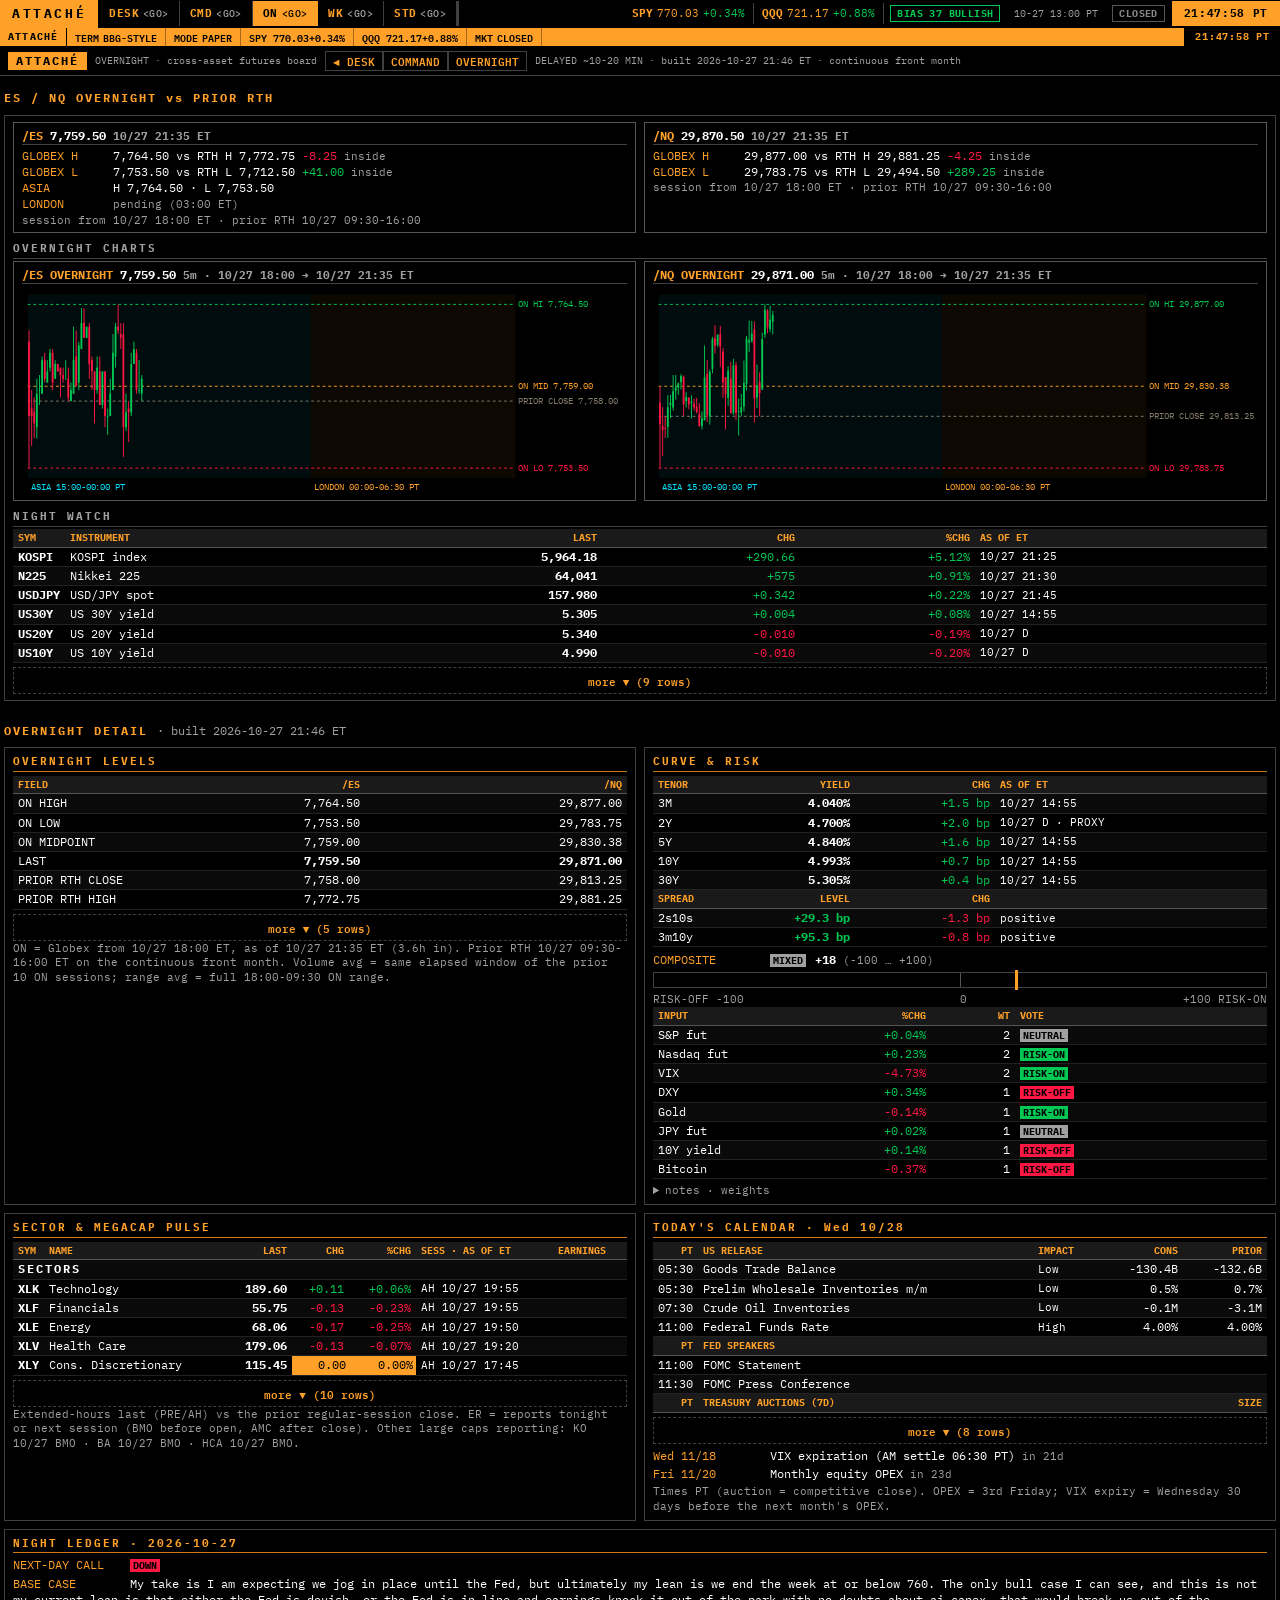
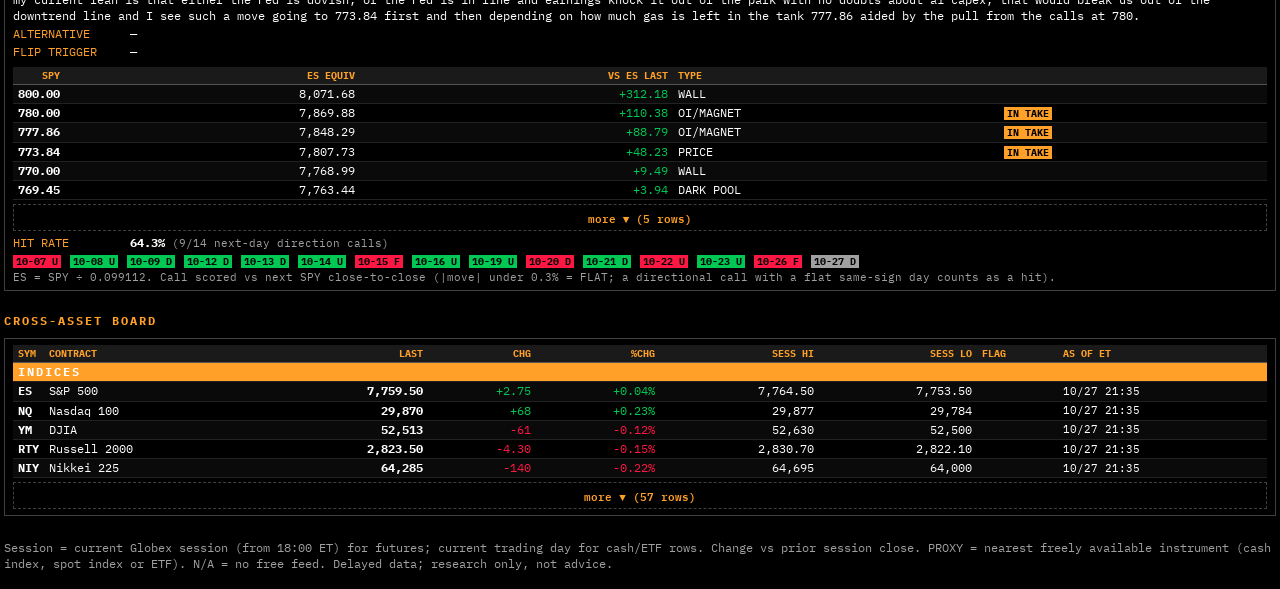
<file: overnight/index.html>
<!doctype html><html lang="en"><head><meta charset="utf-8"><meta name="viewport" content="width=device-width,initial-scale=1">
<title>ATTACHÉ | OVERNIGHT</title><link rel="icon" href="data:,">
<link href="https://fonts.googleapis.com/css2?family=IBM+Plex+Mono:wght@400;600;700&display=swap" rel="stylesheet">
<style>
:root{--bg:#000;--ln:#232323;--ln2:#333;--amb:#FFA028;--amb2:#CC7A14;--txt:#e6e0cc;--mut:#857d6a;--up:#00C853;--dn:#FF1744;--cy:#00E5FF;--hd:#120d00}
*{box-sizing:border-box}body{margin:0;background:#000;color:var(--amb);font:12px/1.45 'IBM Plex Mono',ui-monospace,Menlo,Consolas,monospace;font-variant-numeric:tabular-nums}
a{color:var(--cy);text-decoration:none}.top{position:sticky;top:0;z-index:5;background:#000;border-bottom:1px solid var(--amb2)}
.tb{display:flex;gap:12px;align-items:center;flex-wrap:wrap;padding:5px 10px}.brand{font-weight:700;letter-spacing:3px;color:#000;background:var(--amb);padding:1px 8px}
.zl{display:flex;gap:2px;flex-wrap:wrap}.zl a{color:var(--amb);border:1px solid var(--ln2);padding:1px 8px;font-weight:600;font-size:11px}.zl a:hover{background:var(--amb);color:#000}
.m{color:var(--mut)}.up{color:var(--up)}.dn{color:var(--dn)}.fl{color:var(--txt)}main{padding:8px 10px;max-width:1400px}
.strip{display:grid;grid-template-columns:repeat(auto-fit,minmax(340px,1fr));gap:6px;margin-bottom:8px}.sc{border:1px solid var(--ln2);background:#070707;padding:5px 8px;color:var(--txt)}
.sc i{font-style:normal;color:var(--amb);display:inline-block;width:84px}.st{color:var(--amb);font-weight:700;border-bottom:1px solid var(--ln);margin-bottom:3px}.st b{color:var(--txt)}
table{width:100%;border-collapse:collapse}td,th{padding:2px 6px;border-bottom:1px solid #141414;white-space:nowrap}th{text-align:left;color:var(--mut);font-weight:600;border-bottom:1px solid var(--amb2)}
td{color:var(--txt)}.n{text-align:right}th.n{text-align:right}.b{font-weight:700;color:#fff}td.c{color:var(--amb);font-weight:700;width:52px}
tr.gh td{background:var(--hd);color:var(--amb);font-weight:700;letter-spacing:2px;border-top:1px solid var(--amb2);padding-top:4px}
tr:hover td{background:#0c0c0c}.px{color:#000;background:var(--amb2);font-size:10px;padding:0 4px}.na{color:var(--mut);border:1px solid var(--ln2);font-size:10px;padding:0 4px}
.fh{color:#000;background:var(--up);font-size:10px;padding:0 4px;font-weight:700}.fl2{color:#000;background:var(--dn);font-size:10px;padding:0 4px;font-weight:700}
.wrap{overflow-x:auto}.nwp{border:1px solid var(--ln2);background:#070707;margin-bottom:8px;max-width:760px}h2{font-size:12px;letter-spacing:2px;margin:6px 0;color:var(--amb)}
main{max-width:1400px}h2{font-size:12px;font-weight:700;letter-spacing:2px;margin:10px 0 4px;color:var(--amb)}
.dp{border:1px solid var(--ln2);background:#070707;padding:6px 8px;color:var(--txt);min-width:0;overflow-x:auto}.dp.sec{margin-bottom:8px}
.dgrid{display:grid;grid-template-columns:repeat(2,minmax(0,1fr));gap:8px;margin-bottom:8px;align-items:stretch}.dgrid .full{grid-column:1/-1}
@media(max-width:900px){.dgrid{grid-template-columns:minmax(0,1fr)}.strip{grid-template-columns:minmax(0,1fr)!important}}
.strip{grid-template-columns:repeat(2,minmax(0,1fr));gap:8px;margin-bottom:0}.sc{background:#000}
.dp h3,.sub{font-size:11px;font-weight:700;letter-spacing:2px;margin:0 0 4px;padding-bottom:2px;color:var(--amb);border-bottom:1px solid var(--amb2)}.sub{margin:8px 0 2px;color:var(--mut);border-bottom:1px solid var(--ln)}
.dp table td,.dp table th{padding:2px 6px;font-size:12px}.dp th{font-weight:600}.dp td.n,.dp th.n{text-align:right;font-variant-numeric:tabular-nums}.dp .m{font-size:11px}
.dp table td:first-child{width:1%}.dp td.c{width:52px}
.tg{font-size:10px;padding:0 4px;font-weight:700;color:#000;white-space:nowrap}.tg.in{background:var(--mut)}.tg.out{background:var(--amb)}.tg.e{background:var(--cy)}.tg.on{background:var(--up)}.tg.off{background:var(--dn)}
.rbar{position:relative;height:16px;border:1px solid var(--ln2);background:linear-gradient(90deg,#3a0d0d,#111 50%,#0d3a16);margin:4px 0}.rbar i{position:absolute;top:-3px;width:3px;height:20px;background:var(--amb)}.rbar b{position:absolute;left:50%;top:0;height:14px;width:1px;background:var(--ln2)}
details.nt summary{cursor:pointer;color:var(--mut);font-size:11px}details.nt{margin-top:4px}.q{color:var(--txt);margin:2px 0;white-space:normal}.q i{font-style:normal;color:var(--amb);display:inline-block;width:110px}
.dp .q,.dp div.m{white-space:normal}.dp td.wr{white-space:normal}
</style><link rel="stylesheet" href="../bbg/bbg.css">
<script defer src="../bbg/bbg.js"></script>
</head><body><!--UISHELL--><style id="uishell">
:root{--bg:#000;--ln:#232323;--ln2:#333;--amb:#FFA028;--amb2:#CC7A14;--txt:#e6e0cc;--mut:#857d6a;--up:#00C853;--dn:#FF1744;--acc:#00E5FF;--na:#6b6b6b;--rad:0;--gap:10px}
html,body{overflow-x:hidden;max-width:100%}
#ub{position:sticky;top:0;z-index:999;display:flex;flex-wrap:wrap;align-items:center;gap:6px 12px;padding:6px 12px;background:rgba(0,0,0,.94);border-bottom:1px solid var(--amb2);font:12px/1.3 'DejaVu Sans Mono',Consolas,monospace;color:var(--txt);backdrop-filter:none}
#ub .ub-w{color:var(--amb);font-weight:700;letter-spacing:.18em;text-decoration:none;font-size:14px}
#ub nav{display:flex;gap:4px}#ub nav a{color:var(--mut);text-decoration:none;padding:4px 9px;border:1px solid var(--ln2);border-radius:var(--rad);display:inline-flex;align-items:center}
#ub nav a:hover{color:var(--amb);border-color:var(--amb2)}#ub nav a.on{color:#000;background:var(--amb);border-color:var(--amb)}
#ub .ub-r{margin-left:auto;display:flex;flex-wrap:wrap;align-items:center;gap:8px}
#ub .ub-q{display:inline-flex;align-items:center;gap:4px}#ub .ub-q b{color:var(--amb)}#ub .ub-q i{font-style:normal}
#ub .up{color:var(--up)}#ub .dn{color:var(--dn)}#ub .ub-as{color:var(--na)}#ub #ubClk{color:var(--txt)}
.chip{display:inline-flex;align-items:center;padding:2px 8px;border-radius:0;border:1px solid currentColor;font:700 11px/1.4 'DejaVu Sans Mono',Consolas,monospace;text-decoration:none;letter-spacing:.04em}
.chip.up{color:var(--up)}.chip.dn{color:var(--dn)}.chip.lv{color:var(--amb)}.chip.na{color:var(--na)}.chip.acc{color:var(--acc)}
.pn,.dk,.card,.zone>.dk{border-radius:var(--rad)}
.pn,.dk,.card{transition:border-color .15s,box-shadow .15s}.pn:hover,.dk:hover,.card:hover{border-color:var(--amb2)!important;box-shadow:0 0 0 1px rgba(255,176,0,.08)}
.ux-more{display:block;width:100%;margin:4px 0 0;padding:6px;background:transparent;color:var(--amb);border:1px dashed var(--ln2);border-radius:var(--rad);font:11px 'DejaVu Sans Mono',Consolas,monospace;cursor:pointer}
.ux-more:hover{border-color:var(--amb2)}tr.ux-h{display:none}
.ux-tw{overflow-x:auto;max-width:100%}
@media(max-width:700px){#ub{gap:6px}#ub .ub-r{margin-left:0;width:100%}#ub nav{width:100%}#ub nav a{flex:1;justify-content:center;min-height:40px}
 a,button,summary,.ux-more{min-height:40px}nav.zl a{display:inline-flex;align-items:center;min-height:40px}#ub .ub-as{display:none}
 img,svg,canvas,video{max-width:100%}pre{white-space:pre-wrap}}
</style><header id="ub"><a class="ub-w" href="../">ATTACHÉ</a><nav><a href="../">DESK</a><a href="../command/">COMMAND</a><a href="../overnight/" class=on>OVERNIGHT</a><a href="../weekly/">WEEKLY</a><a href="../study/">STUDY</a></nav><div class="ub-r"><span class="ub-q" title="SPY session 10-27 (5m closes)"><b>SPY</b> 770.03<svg class="ub-sp" viewBox="0 0 56 16" width="56" height="16"><polyline fill="none" stroke="var(--up)" stroke-width="1.2" points="0.0,10.1 0.7,10.4 1.5,8.4 2.2,8.8 2.9,12.3 3.6,13.7 4.4,14.1 5.1,13.5 5.8,14.1 6.5,14.2 7.3,15.0 8.0,13.1 8.7,11.0 9.5,9.7 10.2,10.2 10.9,9.5 11.6,9.0 12.4,7.6 13.1,5.7 13.8,6.3 14.5,6.6 15.3,5.1 16.0,4.6 16.7,4.9 17.5,5.2 18.2,5.0 18.9,4.0 19.6,2.7 20.4,2.6 21.1,2.5 21.8,1.1 22.5,1.9 23.3,2.9 24.0,3.2 24.7,3.0 25.5,2.8 26.2,3.4 26.9,3.6 27.6,4.5 28.4,5.1 29.1,5.7 29.8,5.5 30.5,5.6 31.3,5.5 32.0,4.7 32.7,4.2 33.5,4.8 34.2,4.4 34.9,4.7 35.6,4.5 36.4,4.5 37.1,4.0 37.8,4.0 38.5,4.7 39.3,5.3 40.0,4.6 40.7,5.3 41.5,5.0 42.2,5.1 42.9,5.0 43.6,5.6 44.4,5.6 45.1,5.9 45.8,5.0 46.5,5.2 47.3,4.9 48.0,4.4 48.7,4.4 49.5,3.2 50.2,3.1 50.9,2.9 51.6,2.9 52.4,2.7 53.1,1.2 53.8,1.7 54.5,1.0 55.3,2.4 56.0,3.5"/></svg><i class="up">+0.34%</i></span><span class="ub-q" title="QQQ session 10-27 (5m closes)"><b>QQQ</b> 721.17<svg class="ub-sp" viewBox="0 0 56 16" width="56" height="16"><polyline fill="none" stroke="var(--up)" stroke-width="1.2" points="0.0,13.8 0.7,12.3 1.5,9.1 2.2,9.7 2.9,13.2 3.6,13.9 4.4,14.0 5.1,13.6 5.8,14.8 6.5,15.0 7.3,14.9 8.0,12.9 8.7,10.6 9.5,9.6 10.2,10.1 10.9,10.1 11.6,9.3 12.4,7.8 13.1,7.1 13.8,7.0 14.5,7.3 15.3,6.3 16.0,5.8 16.7,5.6 17.5,5.9 18.2,6.1 18.9,5.1 19.6,3.3 20.4,3.1 21.1,3.0 21.8,1.4 22.5,1.9 23.3,2.4 24.0,2.7 24.7,2.5 25.5,2.1 26.2,2.5 26.9,2.9 27.6,3.7 28.4,4.0 29.1,4.4 29.8,4.0 30.5,4.0 31.3,4.4 32.0,3.8 32.7,3.6 33.5,4.7 34.2,4.2 34.9,4.1 35.6,3.8 36.4,3.9 37.1,3.7 37.8,3.7 38.5,4.6 39.3,5.1 40.0,4.2 40.7,4.8 41.5,4.5 42.2,4.5 42.9,4.5 43.6,4.8 44.4,4.6 45.1,4.8 45.8,4.3 46.5,4.2 47.3,3.8 48.0,3.1 48.7,3.7 49.5,2.6 50.2,2.7 50.9,2.8 51.6,2.9 52.4,2.8 53.1,1.3 53.8,1.9 54.5,1.0 55.3,2.9 56.0,3.6"/></svg><i class="up">+0.88%</i></span><a class="chip up" href="../" title="bias gauge · as of 10-27 13:00 PT">BIAS 37 BULLISH</a><small class="ub-as">10-27 13:00 PT</small><span id="ubMk" class="chip na">…</span><span id="ubClk"></span></div></header><script>(()=>{const z='America/Los_Angeles',c=document.getElementById('ubClk'),m=document.getElementById('ubMk');
function st(){const n=new Date(),e=new Date(n.toLocaleString('en-US',{timeZone:'America/New_York'})),d=e.getDay(),t=e.getHours()*60+e.getMinutes();let s='CLOSED',k='na';
if(d>=1&&d<=5&&t>=570&&t<960){s='RTH';k='up'}else if(d>=1&&d<=5&&t>=240&&t<570){s='PRE';k='lv'}else if(d>=1&&d<=5&&t>=960&&t<1020){s='AH';k='lv'}
else if(((d>=0&&d<=4)&&t>=1080)||((d>=1&&d<=5)&&t<240)){s='GLOBEX';k='acc'}
c.textContent=n.toLocaleTimeString('en-US',{timeZone:z,hour:'2-digit',minute:'2-digit',second:'2-digit',hour12:false})+' PT';m.textContent=s;m.className='chip '+k}
st();setInterval(st,1000);
const run=()=>{document.querySelectorAll('table').forEach(tb=>{if(tb.closest('#ub')||tb.closest('.ux-tw'))return;const w=document.createElement('div');w.className='ux-tw';tb.parentNode.insertBefore(w,tb);w.appendChild(tb);
const rs=[...(tb.tBodies[0]||tb).rows].filter(r=>!r.querySelector('th'));if(rs.length>10){const K=6;rs.slice(K).forEach(r=>r.classList.add('ux-h'));const b=document.createElement('button');b.className='ux-more';b.type='button';
const L=()=>b.textContent=b.dataset.o?'less ▲':'more ▼ ('+(rs.length-K)+' rows)';L();b.onclick=()=>{b.dataset.o=b.dataset.o?'':'1';rs.slice(K).forEach(r=>r.classList.toggle('ux-h',!b.dataset.o));L()};w.after(b)}})};document.readyState=='loading'?document.addEventListener('DOMContentLoaded',run):setTimeout(run,0)})()</script><!--UISHELL-->
<div class="top"><div class="tb"><span class="brand">ATTACHÉ</span><small class="m">OVERNIGHT · cross-asset futures board</small>
<nav class="zl"><a href="../">◄ DESK</a><a href="../command/">COMMAND</a><a href="./" style="color:#000;background:var(--amb)">OVERNIGHT</a></nav>
<small class="m">DELAYED ~10-20 MIN · built 2026-10-27 21:46 ET · continuous front month</small></div></div>
<main><h2>ES / NQ OVERNIGHT vs PRIOR RTH</h2><div class="dp sec"><div class="strip"><div class="sc"><div class="st">/ES <b>7,759.50</b> <span class="m">10/27 21:35 ET</span></div><div><i>GLOBEX H</i> 7,764.50 vs RTH H 7,772.75 <span class="dn">-8.25</span> <span class="m">inside</span></div><div><i>GLOBEX L</i> 7,753.50 vs RTH L 7,712.50 <span class="up">+41.00</span> <span class="m">inside</span></div><div><i>ASIA</i> H 7,764.50 · L 7,753.50</div><div><i>LONDON</i> <span class="m">pending (03:00 ET)</span></div><div class="m">session from 10/27 18:00 ET · prior RTH 10/27 09:30-16:00</div></div><div class="sc"><div class="st">/NQ <b>29,870.50</b> <span class="m">10/27 21:35 ET</span></div><div><i>GLOBEX H</i> 29,877.00 vs RTH H 29,881.25 <span class="dn">-4.25</span> <span class="m">inside</span></div><div><i>GLOBEX L</i> 29,783.75 vs RTH L 29,494.50 <span class="up">+289.25</span> <span class="m">inside</span></div><div class="m">session from 10/27 18:00 ET · prior RTH 10/27 09:30-16:00</div></div></div><div class="sub">OVERNIGHT CHARTS</div><div class="strip"><div class="sc"><div class="st">/ES OVERNIGHT <b>7,759.50</b> <span class="m">5m · 10/27 18:00 → 10/27 21:35 ET</span></div><svg viewBox="0 0 640 220" width="100%" preserveAspectRatio="none" style="display:block;height:auto;font-family:inherit" role="img" aria-label="/ES overnight 5 minute chart"><rect x="6" y="8" width="299.6" height="194" fill="#00E5FF" opacity=".05"/><rect x="305.6" y="8" width="216.4" height="194" fill="#FFA028" opacity=".05"/><text x="9" y="215" fill="#00E5FF" font-size="9">ASIA 15:00-00:00 PT</text><text x="308.6" y="215" fill="#FFA028" font-size="9">LONDON 00:00-06:30 PT</text><line x1="6" x2="522" y1="120.7" y2="120.7" stroke="#857d6a" stroke-dasharray="3 3" stroke-width="1"/><text x="525" y="123.7" fill="#857d6a" font-size="9">PRIOR CLOSE 7,758.00</text><line x1="6" x2="522" y1="18.4" y2="18.4" stroke="#00C853" stroke-dasharray="3 3" stroke-width="1"/><text x="525" y="21.4" fill="#00C853" font-size="9">ON HI 7,764.50</text><line x1="6" x2="522" y1="191.6" y2="191.6" stroke="#FF1744" stroke-dasharray="3 3" stroke-width="1"/><text x="525" y="194.6" fill="#FF1744" font-size="9">ON LO 7,753.50</text><line x1="6" x2="522" y1="105.0" y2="105.0" stroke="#FFA028" stroke-dasharray="3 3" stroke-width="1"/><text x="525" y="108.0" fill="#FFA028" font-size="9">ON MID 7,759.00</text><line x1="7.4" x2="7.4" y1="45.9" y2="191.6" stroke="#FF1744" stroke-width="1"/><rect x="6.4" y="57.8" width="1.9" height="78.7" fill="#FF1744"/><line x1="10.2" x2="10.2" y1="108.9" y2="168.0" stroke="#FF1744" stroke-width="1"/><rect x="9.2" y="128.6" width="1.9" height="7.9" fill="#FF1744"/><line x1="12.9" x2="12.9" y1="116.8" y2="160.1" stroke="#FF1744" stroke-width="1"/><rect x="12.0" y="132.6" width="1.9" height="11.8" fill="#FF1744"/><line x1="15.7" x2="15.7" y1="97.1" y2="160.1" stroke="#00C853" stroke-width="1"/><rect x="14.7" y="112.9" width="1.9" height="35.4" fill="#00C853"/><line x1="18.5" x2="18.5" y1="93.2" y2="124.7" stroke="#00C853" stroke-width="1"/><rect x="17.5" y="108.9" width="1.9" height="0.8" fill="#00C853"/><line x1="21.3" x2="21.3" y1="73.5" y2="112.9" stroke="#00C853" stroke-width="1"/><rect x="20.3" y="77.4" width="1.9" height="35.4" fill="#00C853"/><line x1="24.0" x2="24.0" y1="69.6" y2="101.1" stroke="#FF1744" stroke-width="1"/><rect x="23.1" y="77.4" width="1.9" height="19.7" fill="#FF1744"/><line x1="26.8" x2="26.8" y1="77.4" y2="101.1" stroke="#00C853" stroke-width="1"/><rect x="25.8" y="89.3" width="1.9" height="11.8" fill="#00C853"/><line x1="29.6" x2="29.6" y1="65.6" y2="89.3" stroke="#00C853" stroke-width="1"/><rect x="28.6" y="69.6" width="1.9" height="15.7" fill="#00C853"/><line x1="32.4" x2="32.4" y1="65.6" y2="108.9" stroke="#FF1744" stroke-width="1"/><rect x="31.4" y="69.6" width="1.9" height="31.5" fill="#FF1744"/><line x1="35.1" x2="35.1" y1="77.4" y2="97.1" stroke="#00C853" stroke-width="1"/><rect x="34.2" y="81.4" width="1.9" height="15.7" fill="#00C853"/><line x1="37.9" x2="37.9" y1="81.4" y2="89.3" stroke="#FF1744" stroke-width="1"/><rect x="36.9" y="81.4" width="1.9" height="7.9" fill="#FF1744"/><line x1="40.7" x2="40.7" y1="85.3" y2="116.8" stroke="#FF1744" stroke-width="1"/><rect x="39.7" y="85.3" width="1.9" height="7.9" fill="#FF1744"/><line x1="43.5" x2="43.5" y1="85.3" y2="101.1" stroke="#FF1744" stroke-width="1"/><rect x="42.5" y="93.2" width="1.9" height="3.9" fill="#FF1744"/><line x1="46.2" x2="46.2" y1="77.4" y2="97.1" stroke="#00C853" stroke-width="1"/><rect x="45.3" y="97.1" width="1.9" height="0.8" fill="#00C853"/><line x1="49.0" x2="49.0" y1="85.3" y2="120.7" stroke="#FF1744" stroke-width="1"/><rect x="48.0" y="97.1" width="1.9" height="19.7" fill="#FF1744"/><line x1="51.8" x2="51.8" y1="101.1" y2="120.7" stroke="#00C853" stroke-width="1"/><rect x="50.8" y="108.9" width="1.9" height="11.8" fill="#00C853"/><line x1="54.5" x2="54.5" y1="42.0" y2="112.9" stroke="#00C853" stroke-width="1"/><rect x="53.6" y="77.4" width="1.9" height="35.4" fill="#00C853"/><line x1="57.3" x2="57.3" y1="45.9" y2="105.0" stroke="#FF1744" stroke-width="1"/><rect x="56.4" y="73.5" width="1.9" height="31.5" fill="#FF1744"/><line x1="60.1" x2="60.1" y1="57.8" y2="108.9" stroke="#00C853" stroke-width="1"/><rect x="59.1" y="61.7" width="1.9" height="39.4" fill="#00C853"/><line x1="62.9" x2="62.9" y1="22.3" y2="65.6" stroke="#00C853" stroke-width="1"/><rect x="61.9" y="38.1" width="1.9" height="27.6" fill="#00C853"/><line x1="65.6" x2="65.6" y1="22.3" y2="53.8" stroke="#FF1744" stroke-width="1"/><rect x="64.7" y="38.1" width="1.9" height="15.7" fill="#FF1744"/><line x1="68.4" x2="68.4" y1="42.0" y2="53.8" stroke="#00C853" stroke-width="1"/><rect x="67.4" y="42.0" width="1.9" height="11.8" fill="#00C853"/><line x1="71.2" x2="71.2" y1="38.1" y2="97.1" stroke="#FF1744" stroke-width="1"/><rect x="70.2" y="42.0" width="1.9" height="39.4" fill="#FF1744"/><line x1="74.0" x2="74.0" y1="73.5" y2="108.9" stroke="#FF1744" stroke-width="1"/><rect x="73.0" y="77.4" width="1.9" height="11.8" fill="#FF1744"/><line x1="76.7" x2="76.7" y1="89.3" y2="144.4" stroke="#FF1744" stroke-width="1"/><rect x="75.8" y="89.3" width="1.9" height="19.7" fill="#FF1744"/><line x1="79.5" x2="79.5" y1="73.5" y2="112.9" stroke="#00C853" stroke-width="1"/><rect x="78.5" y="85.3" width="1.9" height="23.6" fill="#00C853"/><line x1="82.3" x2="82.3" y1="73.5" y2="124.7" stroke="#FF1744" stroke-width="1"/><rect x="81.3" y="89.3" width="1.9" height="35.4" fill="#FF1744"/><line x1="85.1" x2="85.1" y1="89.3" y2="128.6" stroke="#00C853" stroke-width="1"/><rect x="84.1" y="89.3" width="1.9" height="35.4" fill="#00C853"/><line x1="87.8" x2="87.8" y1="89.3" y2="148.3" stroke="#FF1744" stroke-width="1"/><rect x="86.9" y="89.3" width="1.9" height="47.2" fill="#FF1744"/><line x1="90.6" x2="90.6" y1="128.6" y2="156.2" stroke="#00C853" stroke-width="1"/><rect x="89.6" y="136.5" width="1.9" height="0.8" fill="#00C853"/><line x1="93.4" x2="93.4" y1="97.1" y2="136.5" stroke="#00C853" stroke-width="1"/><rect x="92.4" y="112.9" width="1.9" height="23.6" fill="#00C853"/><line x1="96.2" x2="96.2" y1="49.9" y2="108.9" stroke="#00C853" stroke-width="1"/><rect x="95.2" y="69.6" width="1.9" height="39.4" fill="#00C853"/><line x1="98.9" x2="98.9" y1="38.1" y2="85.3" stroke="#00C853" stroke-width="1"/><rect x="98.0" y="42.0" width="1.9" height="31.5" fill="#00C853"/><line x1="101.7" x2="101.7" y1="18.4" y2="49.9" stroke="#FF1744" stroke-width="1"/><rect x="100.7" y="42.0" width="1.9" height="3.9" fill="#FF1744"/><line x1="104.5" x2="104.5" y1="38.1" y2="65.6" stroke="#FF1744" stroke-width="1"/><rect x="103.5" y="49.9" width="1.9" height="3.9" fill="#FF1744"/><line x1="107.3" x2="107.3" y1="38.1" y2="179.8" stroke="#FF1744" stroke-width="1"/><rect x="106.3" y="49.9" width="1.9" height="98.4" fill="#FF1744"/><line x1="110.0" x2="110.0" y1="112.9" y2="152.2" stroke="#00C853" stroke-width="1"/><rect x="109.1" y="132.6" width="1.9" height="15.7" fill="#00C853"/><line x1="112.8" x2="112.8" y1="120.7" y2="164.1" stroke="#FF1744" stroke-width="1"/><rect x="111.8" y="128.6" width="1.9" height="3.9" fill="#FF1744"/><line x1="115.6" x2="115.6" y1="69.6" y2="136.5" stroke="#00C853" stroke-width="1"/><rect x="114.6" y="81.4" width="1.9" height="51.2" fill="#00C853"/><line x1="118.4" x2="118.4" y1="57.8" y2="81.4" stroke="#00C853" stroke-width="1"/><rect x="117.4" y="65.6" width="1.9" height="15.7" fill="#00C853"/><line x1="121.1" x2="121.1" y1="65.6" y2="112.9" stroke="#FF1744" stroke-width="1"/><rect x="120.2" y="69.6" width="1.9" height="39.4" fill="#FF1744"/><line x1="123.9" x2="123.9" y1="77.4" y2="112.9" stroke="#00C853" stroke-width="1"/><rect x="122.9" y="108.9" width="1.9" height="0.8" fill="#00C853"/><line x1="126.7" x2="126.7" y1="93.2" y2="120.7" stroke="#00C853" stroke-width="1"/><rect x="125.7" y="97.1" width="1.9" height="15.7" fill="#00C853"/></svg></div><div class="sc"><div class="st">/NQ OVERNIGHT <b>29,871.00</b> <span class="m">5m · 10/27 18:00 → 10/27 21:35 ET</span></div><svg viewBox="0 0 640 220" width="100%" preserveAspectRatio="none" style="display:block;height:auto;font-family:inherit" role="img" aria-label="/NQ overnight 5 minute chart"><rect x="6" y="8" width="299.6" height="194" fill="#00E5FF" opacity=".05"/><rect x="305.6" y="8" width="216.4" height="194" fill="#FFA028" opacity=".05"/><text x="9" y="215" fill="#00E5FF" font-size="9">ASIA 15:00-00:00 PT</text><text x="308.6" y="215" fill="#FFA028" font-size="9">LONDON 00:00-06:30 PT</text><line x1="6" x2="522" y1="136.8" y2="136.8" stroke="#857d6a" stroke-dasharray="3 3" stroke-width="1"/><text x="525" y="139.8" fill="#857d6a" font-size="9">PRIOR CLOSE 29,813.25</text><line x1="6" x2="522" y1="18.4" y2="18.4" stroke="#00C853" stroke-dasharray="3 3" stroke-width="1"/><text x="525" y="21.4" fill="#00C853" font-size="9">ON HI 29,877.00</text><line x1="6" x2="522" y1="191.6" y2="191.6" stroke="#FF1744" stroke-dasharray="3 3" stroke-width="1"/><text x="525" y="194.6" fill="#FF1744" font-size="9">ON LO 29,783.75</text><line x1="6" x2="522" y1="105.0" y2="105.0" stroke="#FFA028" stroke-dasharray="3 3" stroke-width="1"/><text x="525" y="108.0" fill="#FFA028" font-size="9">ON MID 29,830.38</text><line x1="7.4" x2="7.4" y1="105.2" y2="191.6" stroke="#FF1744" stroke-width="1"/><rect x="6.4" y="122.4" width="1.9" height="22.8" fill="#FF1744"/><line x1="10.2" x2="10.2" y1="127.1" y2="179.1" stroke="#FF1744" stroke-width="1"/><rect x="9.2" y="147.0" width="1.9" height="4.6" fill="#FF1744"/><line x1="12.9" x2="12.9" y1="136.8" y2="159.6" stroke="#FF1744" stroke-width="1"/><rect x="12.0" y="149.3" width="1.9" height="0.8" fill="#FF1744"/><line x1="15.7" x2="15.7" y1="114.5" y2="159.6" stroke="#00C853" stroke-width="1"/><rect x="14.7" y="127.1" width="1.9" height="20.9" fill="#00C853"/><line x1="18.5" x2="18.5" y1="114.1" y2="138.7" stroke="#00C853" stroke-width="1"/><rect x="17.5" y="122.4" width="1.9" height="2.3" fill="#00C853"/><line x1="21.3" x2="21.3" y1="93.2" y2="130.8" stroke="#00C853" stroke-width="1"/><rect x="20.3" y="110.3" width="1.9" height="17.2" fill="#00C853"/><line x1="24.0" x2="24.0" y1="93.2" y2="119.2" stroke="#00C853" stroke-width="1"/><rect x="23.1" y="106.2" width="1.9" height="3.7" fill="#00C853"/><line x1="26.8" x2="26.8" y1="101.1" y2="114.1" stroke="#00C853" stroke-width="1"/><rect x="25.8" y="102.0" width="1.9" height="4.6" fill="#00C853"/><line x1="29.6" x2="29.6" y1="92.2" y2="108.5" stroke="#00C853" stroke-width="1"/><rect x="28.6" y="94.1" width="1.9" height="6.5" fill="#00C853"/><line x1="32.4" x2="32.4" y1="93.6" y2="136.3" stroke="#FF1744" stroke-width="1"/><rect x="31.4" y="95.0" width="1.9" height="29.3" fill="#FF1744"/><line x1="35.1" x2="35.1" y1="111.3" y2="127.5" stroke="#00C853" stroke-width="1"/><rect x="34.2" y="116.4" width="1.9" height="4.2" fill="#00C853"/><line x1="37.9" x2="37.9" y1="116.8" y2="129.4" stroke="#FF1744" stroke-width="1"/><rect x="36.9" y="116.8" width="1.9" height="7.4" fill="#FF1744"/><line x1="40.7" x2="40.7" y1="114.5" y2="139.1" stroke="#00C853" stroke-width="1"/><rect x="39.7" y="121.5" width="1.9" height="1.4" fill="#00C853"/><line x1="43.5" x2="43.5" y1="118.2" y2="130.8" stroke="#FF1744" stroke-width="1"/><rect x="42.5" y="123.3" width="1.9" height="4.2" fill="#FF1744"/><line x1="46.2" x2="46.2" y1="117.3" y2="133.6" stroke="#FF1744" stroke-width="1"/><rect x="45.3" y="126.6" width="1.9" height="6.0" fill="#FF1744"/><line x1="49.0" x2="49.0" y1="122.9" y2="148.0" stroke="#FF1744" stroke-width="1"/><rect x="48.0" y="134.0" width="1.9" height="13.0" fill="#FF1744"/><line x1="51.8" x2="51.8" y1="131.7" y2="150.7" stroke="#00C853" stroke-width="1"/><rect x="50.8" y="139.1" width="1.9" height="7.9" fill="#00C853"/><line x1="54.5" x2="54.5" y1="62.0" y2="141.0" stroke="#00C853" stroke-width="1"/><rect x="53.6" y="95.5" width="1.9" height="45.5" fill="#00C853"/><line x1="57.3" x2="57.3" y1="76.9" y2="142.8" stroke="#FF1744" stroke-width="1"/><rect x="56.4" y="91.8" width="1.9" height="43.7" fill="#FF1744"/><line x1="60.1" x2="60.1" y1="87.1" y2="145.6" stroke="#00C853" stroke-width="1"/><rect x="59.1" y="89.9" width="1.9" height="46.9" fill="#00C853"/><line x1="62.9" x2="62.9" y1="52.8" y2="91.3" stroke="#00C853" stroke-width="1"/><rect x="61.9" y="55.1" width="1.9" height="31.6" fill="#00C853"/><line x1="65.6" x2="65.6" y1="40.2" y2="70.4" stroke="#FF1744" stroke-width="1"/><rect x="64.7" y="54.2" width="1.9" height="7.9" fill="#FF1744"/><line x1="68.4" x2="68.4" y1="50.4" y2="63.4" stroke="#00C853" stroke-width="1"/><rect x="67.4" y="50.4" width="1.9" height="10.7" fill="#00C853"/><line x1="71.2" x2="71.2" y1="41.1" y2="84.3" stroke="#FF1744" stroke-width="1"/><rect x="70.2" y="50.0" width="1.9" height="13.0" fill="#FF1744"/><line x1="74.0" x2="74.0" y1="64.4" y2="117.3" stroke="#FF1744" stroke-width="1"/><rect x="73.0" y="68.5" width="1.9" height="32.5" fill="#FF1744"/><line x1="76.7" x2="76.7" y1="95.5" y2="150.7" stroke="#FF1744" stroke-width="1"/><rect x="75.8" y="95.5" width="1.9" height="18.1" fill="#FF1744"/><line x1="79.5" x2="79.5" y1="83.9" y2="125.7" stroke="#00C853" stroke-width="1"/><rect x="78.5" y="88.5" width="1.9" height="28.8" fill="#00C853"/><line x1="82.3" x2="82.3" y1="78.8" y2="133.6" stroke="#FF1744" stroke-width="1"/><rect x="81.3" y="96.9" width="1.9" height="36.7" fill="#FF1744"/><line x1="85.1" x2="85.1" y1="76.0" y2="135.4" stroke="#00C853" stroke-width="1"/><rect x="84.1" y="82.9" width="1.9" height="50.2" fill="#00C853"/><line x1="87.8" x2="87.8" y1="79.2" y2="141.0" stroke="#FF1744" stroke-width="1"/><rect x="86.9" y="82.5" width="1.9" height="50.6" fill="#FF1744"/><line x1="90.6" x2="90.6" y1="118.2" y2="157.2" stroke="#00C853" stroke-width="1"/><rect x="89.6" y="131.2" width="1.9" height="0.8" fill="#00C853"/><line x1="93.4" x2="93.4" y1="113.1" y2="136.8" stroke="#00C853" stroke-width="1"/><rect x="92.4" y="127.1" width="1.9" height="5.6" fill="#00C853"/><line x1="96.2" x2="96.2" y1="77.8" y2="131.7" stroke="#00C853" stroke-width="1"/><rect x="95.2" y="101.5" width="1.9" height="25.1" fill="#00C853"/><line x1="98.9" x2="98.9" y1="51.8" y2="109.4" stroke="#00C853" stroke-width="1"/><rect x="98.0" y="54.2" width="1.9" height="48.3" fill="#00C853"/><line x1="101.7" x2="101.7" y1="35.6" y2="69.0" stroke="#00C853" stroke-width="1"/><rect x="100.7" y="56.5" width="1.9" height="2.3" fill="#00C853"/><line x1="104.5" x2="104.5" y1="36.0" y2="58.8" stroke="#00C853" stroke-width="1"/><rect x="103.5" y="49.5" width="1.9" height="7.9" fill="#00C853"/><line x1="107.3" x2="107.3" y1="36.5" y2="143.3" stroke="#FF1744" stroke-width="1"/><rect x="106.3" y="44.9" width="1.9" height="72.9" fill="#FF1744"/><line x1="110.0" x2="110.0" y1="82.0" y2="128.0" stroke="#00C853" stroke-width="1"/><rect x="109.1" y="104.3" width="1.9" height="12.5" fill="#00C853"/><line x1="112.8" x2="112.8" y1="90.4" y2="136.8" stroke="#FF1744" stroke-width="1"/><rect x="111.8" y="100.6" width="1.9" height="11.6" fill="#FF1744"/><line x1="115.6" x2="115.6" y1="48.1" y2="108.9" stroke="#00C853" stroke-width="1"/><rect x="114.6" y="55.1" width="1.9" height="53.4" fill="#00C853"/><line x1="118.4" x2="118.4" y1="18.4" y2="53.7" stroke="#00C853" stroke-width="1"/><rect x="117.4" y="24.0" width="1.9" height="26.5" fill="#00C853"/><line x1="121.1" x2="121.1" y1="23.5" y2="49.0" stroke="#FF1744" stroke-width="1"/><rect x="120.2" y="24.9" width="1.9" height="17.6" fill="#FF1744"/><line x1="123.9" x2="123.9" y1="19.8" y2="48.1" stroke="#00C853" stroke-width="1"/><rect x="122.9" y="34.6" width="1.9" height="9.8" fill="#00C853"/><line x1="126.7" x2="126.7" y1="25.4" y2="50.0" stroke="#00C853" stroke-width="1"/><rect x="125.7" y="29.5" width="1.9" height="7.4" fill="#00C853"/></svg></div></div><div class="sub">NIGHT WATCH</div><div class="wrap"><table><thead><tr><th>SYM</th><th>INSTRUMENT</th><th class="n">LAST</th><th class="n">CHG</th><th class="n">%CHG</th><th>AS OF ET</th></tr></thead><tbody><tr><td class="c">KOSPI</td><td>KOSPI index </td><td class="n b">5,964.18</td><td class="n up">+290.66</td><td class="n up">+5.12%</td><td class="m">10/27 21:25</td></tr><tr><td class="c">N225</td><td>Nikkei 225 </td><td class="n b">64,041</td><td class="n up">+575</td><td class="n up">+0.91%</td><td class="m">10/27 21:30</td></tr><tr><td class="c">USDJPY</td><td>USD/JPY spot </td><td class="n b">157.980</td><td class="n up">+0.342</td><td class="n up">+0.22%</td><td class="m">10/27 21:45</td></tr><tr><td class="c">US30Y</td><td>US 30Y yield </td><td class="n b">5.305</td><td class="n up">+0.004</td><td class="n up">+0.08%</td><td class="m">10/27 14:55</td></tr><tr><td class="c">US20Y</td><td>US 20Y yield </td><td class="n b">5.340</td><td class="n dn">-0.010</td><td class="n dn">-0.19%</td><td class="m">10/27 D</td></tr><tr><td class="c">US10Y</td><td>US 10Y yield </td><td class="n b">4.990</td><td class="n dn">-0.010</td><td class="n dn">-0.20%</td><td class="m">10/27 D</td></tr><tr><td class="c">CL1!</td><td>WTI front month </td><td class="n b">101.000</td><td class="n up">+0.800</td><td class="n up">+0.80%</td><td class="m">10/27 21:35</td></tr><tr><td class="c">BRENT</td><td>Brent </td><td class="n b">110.840</td><td class="n up">+1.100</td><td class="n up">+1.00%</td><td class="m">10/27 21:35</td></tr><tr><td class="c">TNX</td><td>CBOE 10Y yield index </td><td class="n b">4.993</td><td class="n up">+0.007</td><td class="n up">+0.14%</td><td class="m">10/27 14:55</td></tr><tr><td class="c">DXY</td><td>US Dollar Index </td><td class="n b">102.378</td><td class="n up">+0.344</td><td class="n up">+0.34%</td><td class="m">10/27 21:35</td></tr><tr><td class="c">ZT</td><td>2-Year Note futures </td><td class="n b">101.984</td><td class="n dn">-0.004</td><td class="n dn">-0.00%</td><td class="m">10/27 21:35</td></tr><tr><td class="c">ZN</td><td>10-Year Note futures </td><td class="n b">105.953</td><td class="n dn">-0.047</td><td class="n dn">-0.04%</td><td class="m">10/27 21:36</td></tr><tr><td class="c">BUND</td><td>Euro-Bund (German 10Y yield) <span class="px" title="German 10Y govt yield, daily">PROXY</span></td><td class="n b">3.390</td><td class="n dn">-0.010</td><td class="n dn">-0.29%</td><td class="m">10/27 D</td></tr><tr><td class="c">VXX</td><td>VIX short-term futures ETN </td><td class="n b">18.1100</td><td class="n dn">-0.1800</td><td class="n dn">-0.98%</td><td class="m">10/27 19:55</td></tr><tr><td class="c">VIX</td><td>VIX </td><td class="n b">17.5200</td><td class="n dn">-0.8700</td><td class="n dn">-4.73%</td><td class="m">10/27 16:15</td></tr></tbody></table></div></div>
<h2>OVERNIGHT DETAIL <span class="m" style="letter-spacing:0;font-weight:400">· built 2026-10-27 21:46 ET</span></h2><div class="dgrid"><div class="dp"><h3>OVERNIGHT LEVELS</h3><table><tr><th>FIELD</th><th class="n">/ES</th><th class="n">/NQ</th></tr><tr><td>ON HIGH</td><td class="n">7,764.50</td><td class="n">29,877.00</td></tr><tr><td>ON LOW</td><td class="n">7,753.50</td><td class="n">29,783.75</td></tr><tr><td>ON MIDPOINT</td><td class="n">7,759.00</td><td class="n">29,830.38</td></tr><tr><td>LAST</td><td class="n b">7,759.50</td><td class="n b">29,871.00</td></tr><tr><td>PRIOR RTH CLOSE</td><td class="n">7,758.00</td><td class="n">29,813.25</td></tr><tr><td>PRIOR RTH HIGH</td><td class="n">7,772.75</td><td class="n">29,881.25</td></tr><tr><td>PRIOR RTH LOW</td><td class="n">7,712.50</td><td class="n">29,494.50</td></tr><tr><td>GAP vs PRIOR CLOSE</td><td class="n"><span class="up">+1.50 pts · +0.02%</span></td><td class="n"><span class="up">+57.75 pts · +0.19%</span></td></tr><tr><td>ON vs PRIOR RANGE</td><td class="n"><span class="tg in">INSIDE</span></td><td class="n"><span class="tg in">INSIDE</span></td></tr><tr><td>ON VOLUME vs 10-SESS AVG</td><td class="n">33,349 / 49,129 · <b>0.68x</b></td><td class="n">26,117 / 41,821 · <b>0.62x</b></td></tr><tr><td>ON RANGE vs 10-DAY ON AVG</td><td class="n">11.00 / 50.65 · <b>21.7%</b></td><td class="n">93.25 / 350.73 · <b>26.6%</b></td></tr></table><div class="m">ON = Globex from 10/27 18:00 ET, as of 10/27 21:35 ET (3.6h in). Prior RTH 10/27 09:30-16:00 ET on the continuous front month. Volume avg = same elapsed window of the prior 10 ON sessions; range avg = full 18:00-09:30 ON range.</div></div><div class="dp"><h3>CURVE &amp; RISK</h3><table><tr><th>TENOR</th><th class="n">YIELD</th><th class="n">CHG</th><th>AS OF ET</th></tr><tr><td>3M</td><td class="n b">4.040%</td><td class="n up">+1.5 bp</td><td class="m">10/27 14:55</td></tr><tr><td>2Y</td><td class="n b">4.700%</td><td class="n up">+2.0 bp</td><td class="m">10/27 D · PROXY</td></tr><tr><td>5Y</td><td class="n b">4.840%</td><td class="n up">+1.6 bp</td><td class="m">10/27 14:55</td></tr><tr><td>10Y</td><td class="n b">4.993%</td><td class="n up">+0.7 bp</td><td class="m">10/27 14:55</td></tr><tr><td>30Y</td><td class="n b">5.305%</td><td class="n up">+0.4 bp</td><td class="m">10/27 14:55</td></tr><tr><th>SPREAD</th><th class="n">LEVEL</th><th class="n">CHG</th><th></th></tr><tr><td>2s10s</td><td class="n b up">+29.3 bp</td><td class="n dn">-1.3 bp</td><td class="m">positive</td></tr><tr><td>3m10y</td><td class="n b up">+95.3 bp</td><td class="n dn">-0.8 bp</td><td class="m">positive</td></tr></table><div class="q" style="margin-top:5px"><i>COMPOSITE</i> <span class="tg in">MIXED</span> <b>+18</b> <span class="m">(-100 … +100)</span></div><div class="rbar"><b></b><i style="left:calc(59.1% - 1px)"></i></div><div class="m" style="display:flex;justify-content:space-between"><span>RISK-OFF -100</span><span>0</span><span>+100 RISK-ON</span></div><table><tr><th>INPUT</th><th class="n">%CHG</th><th class="n">WT</th><th>VOTE</th></tr><tr><td>S&P fut</td><td class="n up">+0.04%</td><td class="n">2</td><td><span class="tg in">NEUTRAL</span></td></tr><tr><td>Nasdaq fut</td><td class="n up">+0.23%</td><td class="n">2</td><td><span class="tg on">RISK-ON</span></td></tr><tr><td>VIX</td><td class="n dn">-4.73%</td><td class="n">2</td><td><span class="tg on">RISK-ON</span></td></tr><tr><td>DXY</td><td class="n up">+0.34%</td><td class="n">1</td><td><span class="tg off">RISK-OFF</span></td></tr><tr><td>Gold</td><td class="n dn">-0.14%</td><td class="n">1</td><td><span class="tg on">RISK-ON</span></td></tr><tr><td>JPY fut</td><td class="n up">+0.02%</td><td class="n">1</td><td><span class="tg in">NEUTRAL</span></td></tr><tr><td>10Y yield</td><td class="n up">+0.14%</td><td class="n">1</td><td><span class="tg off">RISK-OFF</span></td></tr><tr><td>Bitcoin</td><td class="n dn">-0.37%</td><td class="n">1</td><td><span class="tg off">RISK-OFF</span></td></tr></table><details class="nt"><summary>notes · weights</summary><div class="m">Each input votes +1 (risk-on), -1 (risk-off) or 0 (|move| under 0.05%) from its % change vs prior close, times its weight. Score = weighted sum / total weight × 100. ≥ +20 RISK-ON, ≤ -20 RISK-OFF, else MIXED. Weights: ES 2 (up = on), NQ 2 (up = on), VIX 2 (up = off), DXY 1 (up = off), Gold 1 (up = off), JPY futures 1 (yen up = off), 10Y yield 1 (up = off), Bitcoin 1 (up = on). 2Y = official daily par yield (no free intraday 2Y); 3M/5Y/10Y/30Y = delayed yield indices. Spread change uses each leg's own prior close.</div></details></div><div class="dp"><h3>SECTOR &amp; MEGACAP PULSE</h3><table><tr><th>SYM</th><th>NAME</th><th class="n">LAST</th><th class="n">CHG</th><th class="n">%CHG</th><th>SESS · AS OF ET</th><th>EARNINGS</th></tr><tr class="gh"><td colspan="7">SECTORS</td></tr><tr><td class="c">XLK</td><td>Technology</td><td class="n b">189.60</td><td class="n up">+0.11</td><td class="n up">+0.06%</td><td class="m">AH 10/27 19:55</td><td></td></tr><tr><td class="c">XLF</td><td>Financials</td><td class="n b">55.75</td><td class="n dn">-0.13</td><td class="n dn">-0.23%</td><td class="m">AH 10/27 19:55</td><td></td></tr><tr><td class="c">XLE</td><td>Energy</td><td class="n b">68.06</td><td class="n dn">-0.17</td><td class="n dn">-0.25%</td><td class="m">AH 10/27 19:50</td><td></td></tr><tr><td class="c">XLV</td><td>Health Care</td><td class="n b">179.06</td><td class="n dn">-0.13</td><td class="n dn">-0.07%</td><td class="m">AH 10/27 19:20</td><td></td></tr><tr><td class="c">XLY</td><td>Cons. Discretionary</td><td class="n b">115.45</td><td class="n fl">0.00</td><td class="n fl">0.00%</td><td class="m">AH 10/27 17:45</td><td></td></tr><tr><td class="c">SMH</td><td>Semiconductors</td><td class="n b">558.90</td><td class="n up">+1.07</td><td class="n up">+0.19%</td><td class="m">AH 10/27 19:55</td><td></td></tr><tr class="gh"><td colspan="7">MEGACAPS</td></tr><tr><td class="c">NVDA</td><td>NVIDIA</td><td class="n b">218.13</td><td class="n up">+0.25</td><td class="n up">+0.11%</td><td class="m">AH 10/27 19:55</td><td></td></tr><tr><td class="c">AAPL</td><td>Apple</td><td class="n b">347.11</td><td class="n up">+0.03</td><td class="n up">+0.01%</td><td class="m">AH 10/27 19:55</td><td></td></tr><tr><td class="c">MSFT</td><td>Microsoft</td><td class="n b">532.65</td><td class="n up">+1.05</td><td class="n up">+0.20%</td><td class="m">AH 10/27 19:55</td><td><span class="tg e">ER 10/28 AMC</span></td></tr><tr><td class="c">AMZN</td><td>Amazon</td><td class="n b">253.76</td><td class="n up">+0.61</td><td class="n up">+0.24%</td><td class="m">AH 10/27 19:55</td><td></td></tr><tr><td class="c">META</td><td>Meta</td><td class="n b">619.40</td><td class="n dn">-0.72</td><td class="n dn">-0.12%</td><td class="m">AH 10/27 19:55</td><td></td></tr><tr><td class="c">GOOGL</td><td>Alphabet</td><td class="n b">323.57</td><td class="n up">+3.01</td><td class="n up">+0.94%</td><td class="m">AH 10/27 19:55</td><td><span class="tg e">ER 10/28 AMC</span></td></tr><tr><td class="c">TSLA</td><td>Tesla</td><td class="n b">408.09</td><td class="n up">+0.63</td><td class="n up">+0.15%</td><td class="m">AH 10/27 19:55</td><td></td></tr><tr><td class="c">AVGO</td><td>Broadcom</td><td class="n b">343.02</td><td class="n up">+0.57</td><td class="n up">+0.17%</td><td class="m">AH 10/27 19:55</td><td></td></tr></table><div class="m">Extended-hours last (PRE/AH) vs the prior regular-session close. ER = reports tonight or next session (BMO before open, AMC after close). Other large caps reporting: KO 10/27 BMO · BA 10/27 BMO · HCA 10/27 BMO.</div></div><div class="dp"><h3>TODAY'S CALENDAR · Wed 10/28</h3><table><tr><th class="n">PT</th><th>US RELEASE</th><th>IMPACT</th><th class="n">CONS</th><th class="n">PRIOR</th></tr><tr><td class="n">05:30</td><td>Goods Trade Balance</td><td class="m">Low</td><td class="n">-130.4B</td><td class="n">-132.6B</td></tr><tr><td class="n">05:30</td><td>Prelim Wholesale Inventories m/m</td><td class="m">Low</td><td class="n">0.5%</td><td class="n">0.7%</td></tr><tr><td class="n">07:30</td><td>Crude Oil Inventories</td><td class="m">Low</td><td class="n">-0.1M</td><td class="n">-3.1M</td></tr><tr><td class="n">11:00</td><td>Federal Funds Rate</td><td class="m">High</td><td class="n">4.00%</td><td class="n">4.00%</td></tr><tr><th class="n">PT</th><th colspan="4">FED SPEAKERS</th></tr><tr><td class="n">11:00</td><td colspan="4">FOMC Statement</td></tr><tr><td class="n">11:30</td><td colspan="4">FOMC Press Conference</td></tr><tr><th class="n">PT</th><th>TREASURY AUCTIONS (7D)</th><th></th><th class="n" colspan="2">SIZE</th></tr><tr><td class="n">08:30</td><td>Wed 10/28 · 2-Year Note</td><td class="m">NEXT SESSION</td><td class="n" colspan="2">30.0B</td></tr><tr><td class="n">08:30</td><td>Wed 10/28 · 17-Week Bill</td><td class="m">NEXT SESSION</td><td class="n" colspan="2">75.0B</td></tr><tr><td class="n">08:30</td><td>Thu 10/29 · 4-Week Bill (reopen)</td><td class="m"></td><td class="n" colspan="2">115.0B</td></tr><tr><td class="n">08:30</td><td>Thu 10/29 · 8-Week Bill (reopen)</td><td class="m"></td><td class="n" colspan="2">110.0B</td></tr><tr><td class="n">10:00</td><td>Thu 10/29 · 7-Year Note</td><td class="m"></td><td class="n" colspan="2">44.0B</td></tr><tr><td class="n">—</td><td>Mon 11/02 · 13-Week Bill (reopen)</td><td class="m"></td><td class="n" colspan="2">—B</td></tr><tr><td class="n">—</td><td>Mon 11/02 · 26-Week Bill</td><td class="m"></td><td class="n" colspan="2">—B</td></tr><tr><td class="n">—</td><td>Tue 11/03 · 6-Week Bill (reopen)</td><td class="m"></td><td class="n" colspan="2">—B</td></tr></table><div style="margin-top:4px"><div class="q"><i>Wed 11/18</i> VIX expiration (AM settle 06:30 PT) <span class="m">in 21d</span></div><div class="q"><i>Fri 11/20</i> Monthly equity OPEX <span class="m">in 23d</span></div></div><div class="m">Times PT (auction = competitive close). OPEX = 3rd Friday; VIX expiry = Wednesday 30 days before the next month's OPEX.</div></div><div class="dp full"><h3>NIGHT LEDGER · 2026-10-27</h3><div class="q"><i>NEXT-DAY CALL</i> <span class="tg off">DOWN</span></div><div class="q"><i>BASE CASE</i> My take is I am expecting we jog in place until the Fed, but ultimately my lean is we end the week at or below 760. The only bull case I can see, and this is not my current lean is that either the Fed is dovish, or the Fed is in line and earnings knock it out of the park with no doubts about ai capex, that would break us out of the downtrend line and I see such a move going to 773.84 first and then depending on how much gas is left in the tank 777.86 aided by the pull from the calls at 780.</div><div class="q"><i>ALTERNATIVE</i> —</div><div class="q"><i>FLIP TRIGGER</i> —</div><table style="margin-top:4px"><tr><th class="n">SPY</th><th class="n">ES EQUIV</th><th class="n">vs ES LAST</th><th>TYPE</th><th></th></tr><tr><td class="n b">800.00</td><td class="n">8,071.68</td><td class="n up">+312.18</td><td>WALL</td><td></td></tr><tr><td class="n b">780.00</td><td class="n">7,869.88</td><td class="n up">+110.38</td><td>OI/MAGNET</td><td><span class="tg out">IN TAKE</span></td></tr><tr><td class="n b">777.86</td><td class="n">7,848.29</td><td class="n up">+88.79</td><td>OI/MAGNET</td><td><span class="tg out">IN TAKE</span></td></tr><tr><td class="n b">773.84</td><td class="n">7,807.73</td><td class="n up">+48.23</td><td>PRICE</td><td><span class="tg out">IN TAKE</span></td></tr><tr><td class="n b">770.00</td><td class="n">7,768.99</td><td class="n up">+9.49</td><td>WALL</td><td></td></tr><tr><td class="n b">769.45</td><td class="n">7,763.44</td><td class="n up">+3.94</td><td>DARK POOL</td><td></td></tr><tr><td class="n b">767.41</td><td class="n">7,742.86</td><td class="n dn">-16.64</td><td>DARK POOL</td><td></td></tr><tr><td class="n b">765.40</td><td class="n">7,722.58</td><td class="n dn">-36.92</td><td>DARK POOL</td><td></td></tr><tr><td class="n b">760.00</td><td class="n">7,668.09</td><td class="n dn">-91.41</td><td>PRICE</td><td><span class="tg out">IN TAKE</span></td></tr><tr><td class="n b">755.00</td><td class="n">7,617.64</td><td class="n dn">-141.86</td><td>PRICE</td><td><span class="tg out">IN TAKE</span></td></tr><tr><td class="n b">750.00</td><td class="n">7,567.20</td><td class="n dn">-192.30</td><td>WALL</td><td></td></tr></table><div class="q" style="margin-top:4px"><i>HIT RATE</i> <b>64.3%</b> <span class="m">(9/14 next-day direction calls)</span></div><div><span class="tg off" title="2026-10-07 call UP → -0.42%">10-07 U</span> <span class="tg on" title="2026-10-08 call UP → 0.6%">10-08 U</span> <span class="tg on" title="2026-10-09 call DOWN → -0.06%">10-09 D</span> <span class="tg on" title="2026-10-12 call DOWN → -0.01%">10-12 D</span> <span class="tg on" title="2026-10-13 call DOWN → -1.08%">10-13 D</span> <span class="tg on" title="2026-10-14 call UP → 0.28%">10-14 U</span> <span class="tg off" title="2026-10-15 call FLAT → -1.11%">10-15 F</span> <span class="tg on" title="2026-10-16 call UP → 0.42%">10-16 U</span> <span class="tg on" title="2026-10-19 call UP → 0.34%">10-19 U</span> <span class="tg off" title="2026-10-20 call DOWN → 0.53%">10-20 D</span> <span class="tg on" title="2026-10-21 call DOWN → -1.18%">10-21 D</span> <span class="tg off" title="2026-10-22 call UP → -0.52%">10-22 U</span> <span class="tg on" title="2026-10-23 call UP → 0.71%">10-23 U</span> <span class="tg off" title="2026-10-26 call FLAT → 0.56%">10-26 F</span> <span class="tg in" title="2026-10-27 call DOWN → pending%">10-27 D</span></div><div class="m">ES = SPY ÷ 0.099112. Call scored vs next SPY close-to-close (|move| under 0.3% = FLAT; a directional call with a flat same-sign day counts as a hit).</div></div></div>
<h2>CROSS-ASSET BOARD</h2><div class="dp sec wrap"><table><thead><tr><th>SYM</th><th>CONTRACT</th><th class="n">LAST</th><th class="n">CHG</th><th class="n">%CHG</th><th class="n">SESS HI</th><th class="n">SESS LO</th><th>FLAG</th><th>AS OF ET</th></tr></thead>
<tbody><tr class="gh"><td colspan="9">INDICES</td></tr><tr><td class="c">ES</td><td>S&amp;P 500 </td><td class="n b">7,759.50</td><td class="n up">+2.75</td><td class="n up">+0.04%</td><td class="n">7,764.50</td><td class="n">7,753.50</td><td></td><td class="m">10/27 21:35</td></tr><tr><td class="c">NQ</td><td>Nasdaq 100 </td><td class="n b">29,870</td><td class="n up">+68</td><td class="n up">+0.23%</td><td class="n">29,877</td><td class="n">29,784</td><td></td><td class="m">10/27 21:35</td></tr><tr><td class="c">YM</td><td>DJIA </td><td class="n b">52,513</td><td class="n dn">-61</td><td class="n dn">-0.12%</td><td class="n">52,630</td><td class="n">52,500</td><td></td><td class="m">10/27 21:35</td></tr><tr><td class="c">RTY</td><td>Russell 2000 </td><td class="n b">2,823.50</td><td class="n dn">-4.30</td><td class="n dn">-0.15%</td><td class="n">2,830.70</td><td class="n">2,822.10</td><td></td><td class="m">10/27 21:35</td></tr><tr><td class="c">NIY</td><td>Nikkei 225 </td><td class="n b">64,285</td><td class="n dn">-140</td><td class="n dn">-0.22%</td><td class="n">64,695</td><td class="n">64,000</td><td></td><td class="m">10/27 21:35</td></tr><tr><td class="c">SX5E</td><td>Euro Stoxx 50 <span class="px" title="cash index">PROXY</span></td><td class="n b">6,164.69</td><td class="n up">+43.80</td><td class="n up">+0.72%</td><td class="n">6,174.35</td><td class="n">6,095.64</td><td></td><td class="m">10/27 12:30</td></tr><tr><td class="c">DAX</td><td>DAX <span class="px" title="cash index">PROXY</span></td><td class="n b">25,591</td><td class="n up">+151</td><td class="n up">+0.59%</td><td class="n">25,647</td><td class="n">25,340</td><td></td><td class="m">10/27 12:30</td></tr><tr><td class="c">VIX</td><td>VIX <span class="px" title="spot index">PROXY</span></td><td class="n b">17.5200</td><td class="n dn">-0.8700</td><td class="n dn">-4.73%</td><td class="n">18.5500</td><td class="n">17.4300</td><td></td><td class="m">10/27 16:15</td></tr><tr class="gh"><td colspan="9">RATES</td></tr><tr><td class="c">ZQ</td><td>30-Day Fed Funds </td><td class="n b">96.100</td><td class="n fl">0.000</td><td class="n fl">0.00%</td><td class="n">96.105</td><td class="n">96.100</td><td><span class="fl2">▼ AT LO</span></td><td class="m">10/27 21:30</td></tr><tr><td class="c">SR3</td><td>3-Month SOFR </td><td class="n b">95.795</td><td class="n dn">-0.005</td><td class="n dn">-0.01%</td><td class="n">95.800</td><td class="n">95.795</td><td><span class="fl2">▼ AT LO</span></td><td class="m">10/27 21:25</td></tr><tr><td class="c">ZT</td><td>2Y Note </td><td class="n b">101.984</td><td class="n dn">-0.004</td><td class="n dn">-0.00%</td><td class="n">102.012</td><td class="n">101.980</td><td></td><td class="m">10/27 21:35</td></tr><tr><td class="c">ZF</td><td>5Y Note </td><td class="n b">104.328</td><td class="n dn">-0.023</td><td class="n dn">-0.02%</td><td class="n">104.406</td><td class="n">104.328</td><td><span class="fl2">▼ AT LO</span></td><td class="m">10/27 21:36</td></tr><tr><td class="c">ZN</td><td>10Y Note </td><td class="n b">105.953</td><td class="n dn">-0.047</td><td class="n dn">-0.04%</td><td class="n">106.094</td><td class="n">105.953</td><td><span class="fl2">▼ AT LO</span></td><td class="m">10/27 21:36</td></tr><tr><td class="c">TN</td><td>Ultra 10Y </td><td class="n b">107.422</td><td class="n dn">-0.109</td><td class="n dn">-0.10%</td><td class="n">107.609</td><td class="n">107.406</td><td></td><td class="m">10/27 21:35</td></tr><tr><td class="c">ZB</td><td>30Y Bond </td><td class="n b">107.188</td><td class="n dn">-0.188</td><td class="n dn">-0.17%</td><td class="n">107.531</td><td class="n">107.156</td><td></td><td class="m">10/27 21:35</td></tr><tr><td class="c">UB</td><td>Ultra Bond </td><td class="n b">108.812</td><td class="n dn">-0.219</td><td class="n dn">-0.20%</td><td class="n">109.188</td><td class="n">108.812</td><td><span class="fl2">▼ AT LO</span></td><td class="m">10/27 21:35</td></tr><tr class="gh"><td colspan="9">ENERGY</td></tr><tr><td class="c">CL</td><td>Crude WTI </td><td class="n b">101.000</td><td class="n up">+0.800</td><td class="n up">+0.80%</td><td class="n">101.320</td><td class="n">99.750</td><td></td><td class="m">10/27 21:35</td></tr><tr><td class="c">BZ</td><td>Brent </td><td class="n b">110.840</td><td class="n up">+1.100</td><td class="n up">+1.00%</td><td class="n">110.930</td><td class="n">109.380</td><td></td><td class="m">10/27 21:35</td></tr><tr><td class="c">NG</td><td>Natural Gas </td><td class="n b">3.0610</td><td class="n dn">-0.0040</td><td class="n dn">-0.13%</td><td class="n">3.0720</td><td class="n">3.0490</td><td></td><td class="m">10/27 21:30</td></tr><tr><td class="c">RB</td><td>Gasoline RBOB </td><td class="n b">3.0851</td><td class="n up">+0.0209</td><td class="n up">+0.68%</td><td class="n">3.0887</td><td class="n">3.0527</td><td></td><td class="m">10/27 21:35</td></tr><tr><td class="c">GO</td><td>Gasoil <span class="na">N/A</span></td><td class="n">—</td><td class="n">—</td><td class="n">—</td><td class="n">—</td><td class="n">—</td><td class="n">—</td><td></td></tr><tr><td class="c">HO</td><td>Heating Oil </td><td class="n b">4.6114</td><td class="n up">+0.0142</td><td class="n up">+0.31%</td><td class="n">4.6268</td><td class="n">4.5786</td><td></td><td class="m">10/27 21:30</td></tr><tr><td class="c">NCF</td><td>Coal Newcastle <span class="na">N/A</span></td><td class="n">—</td><td class="n">—</td><td class="n">—</td><td class="n">—</td><td class="n">—</td><td class="n">—</td><td></td></tr><tr><td class="c">URA</td><td>Uranium <span class="px" title="uranium ETF">PROXY</span></td><td class="n b">35.990</td><td class="n up">+1.454</td><td class="n up">+4.21%</td><td class="n">38.336</td><td class="n">34.360</td><td></td><td class="m">10/27 19:55</td></tr><tr class="gh"><td colspan="9">METALS</td></tr><tr><td class="c">GC</td><td>Gold </td><td class="n b">4,067.30</td><td class="n dn">-5.80</td><td class="n dn">-0.14%</td><td class="n">4,084.10</td><td class="n">4,064.60</td><td></td><td class="m">10/27 21:35</td></tr><tr><td class="c">SI</td><td>Silver </td><td class="n b">54.300</td><td class="n dn">-0.195</td><td class="n dn">-0.36%</td><td class="n">54.595</td><td class="n">54.270</td><td></td><td class="m">10/27 21:35</td></tr><tr><td class="c">PL</td><td>Platinum </td><td class="n b">1,551.40</td><td class="n up">+8.60</td><td class="n up">+0.56%</td><td class="n">1,553.00</td><td class="n">1,533.90</td><td></td><td class="m">10/27 21:35</td></tr><tr><td class="c">PA</td><td>Palladium </td><td class="n b">1,037.50</td><td class="n up">+5.00</td><td class="n up">+0.48%</td><td class="n">1,040.00</td><td class="n">1,031.50</td><td></td><td class="m">10/27 21:30</td></tr><tr><td class="c">HG</td><td>Copper </td><td class="n b">6.6460</td><td class="n dn">-0.0150</td><td class="n dn">-0.23%</td><td class="n">6.6670</td><td class="n">6.6435</td><td></td><td class="m">10/27 21:35</td></tr><tr><td class="c">ALI</td><td>Aluminum </td><td class="n b">3,185.25</td><td class="n dn">-8.75</td><td class="n dn">-0.27%</td><td class="n">3,185.25</td><td class="n">3,177.00</td><td><span class="fh">▲ AT HI</span></td><td class="m">10/27 21:00</td></tr><tr><td class="c">TIO</td><td>Iron Ore </td><td class="n b">90.780</td><td class="n dn">-0.050</td><td class="n dn">-0.06%</td><td class="n">90.780</td><td class="n">90.780</td><td></td><td class="m">10/26 D</td></tr><tr><td class="c">HRC</td><td>Steel HRC </td><td class="n b">1,386.00</td><td class="n up">+2.00</td><td class="n up">+0.14%</td><td class="n">1,386.00</td><td class="n">1,386.00</td><td></td><td class="m">10/27 18:55</td></tr><tr class="gh"><td colspan="9">GRAINS</td></tr><tr><td class="c">ZS</td><td>Soybeans </td><td class="n b">1,244.25</td><td class="n up">+1.00</td><td class="n up">+0.08%</td><td class="n">1,245.75</td><td class="n">1,241.75</td><td></td><td class="m">10/27 21:35</td></tr><tr><td class="c">ZM</td><td>Soybean Meal </td><td class="n b">334.80</td><td class="n up">+0.20</td><td class="n up">+0.06%</td><td class="n">335.40</td><td class="n">334.40</td><td></td><td class="m">10/27 21:35</td></tr><tr><td class="c">ZL</td><td>Soybean Oil </td><td class="n b">66.570</td><td class="n dn">-0.040</td><td class="n dn">-0.06%</td><td class="n">66.740</td><td class="n">66.500</td><td></td><td class="m">10/27 21:36</td></tr><tr><td class="c">ZC</td><td>Corn </td><td class="n b">450.25</td><td class="n up">+0.25</td><td class="n up">+0.06%</td><td class="n">451.00</td><td class="n">449.00</td><td></td><td class="m">10/27 21:35</td></tr><tr><td class="c">ZW</td><td>Wheat </td><td class="n b">611.75</td><td class="n up">+0.75</td><td class="n up">+0.12%</td><td class="n">613.00</td><td class="n">610.50</td><td></td><td class="m">10/27 21:30</td></tr><tr><td class="c">ZR</td><td>Rough Rice </td><td class="n b">17.8950</td><td class="n up">+0.1050</td><td class="n up">+0.59%</td><td class="n">17.8950</td><td class="n">17.7250</td><td><span class="fh">▲ AT HI</span></td><td class="m">10/27 21:15</td></tr><tr><td class="c">RS</td><td>Canola <span class="na">N/A</span></td><td class="n">—</td><td class="n">—</td><td class="n">—</td><td class="n">—</td><td class="n">—</td><td class="n">—</td><td></td></tr><tr><td class="c">ZO</td><td>Oats </td><td class="n b">351.25</td><td class="n dn">-2.75</td><td class="n dn">-0.78%</td><td class="n">355.50</td><td class="n">351.25</td><td><span class="fl2">▼ AT LO</span></td><td class="m">10/27 21:15</td></tr><tr class="gh"><td colspan="9">SOFTS &amp; MEATS</td></tr><tr><td class="c">KC</td><td>Coffee </td><td class="n b">294.25</td><td class="n dn">-5.25</td><td class="n dn">-1.75%</td><td class="n">304.90</td><td class="n">289.05</td><td></td><td class="m">10/27 13:25</td></tr><tr><td class="c">CC</td><td>Cocoa </td><td class="n b">5,563.00</td><td class="n up">+60.00</td><td class="n up">+1.09%</td><td class="n">5,622.00</td><td class="n">5,444.00</td><td></td><td class="m">10/27 13:25</td></tr><tr><td class="c">SB</td><td>Sugar </td><td class="n b">19.2000</td><td class="n up">+0.1000</td><td class="n up">+0.52%</td><td class="n">19.4200</td><td class="n">19.0300</td><td></td><td class="m">10/27 12:55</td></tr><tr><td class="c">CT</td><td>Cotton </td><td class="n b">77.900</td><td class="n dn">-1.210</td><td class="n dn">-1.53%</td><td class="n">78.910</td><td class="n">77.870</td><td><span class="fl2">▼ AT LO</span></td><td class="m">10/27 11:30</td></tr><tr><td class="c">LBR</td><td>Lumber </td><td class="n b">505.00</td><td class="n dn">-9.00</td><td class="n dn">-1.75%</td><td class="n">519.00</td><td class="n">501.50</td><td></td><td class="m">10/27 15:55</td></tr><tr><td class="c">LE</td><td>Live Cattle </td><td class="n b">230.82</td><td class="n dn">-0.38</td><td class="n dn">-0.16%</td><td class="n">231.57</td><td class="n">229.75</td><td></td><td class="m">10/27 14:00</td></tr><tr><td class="c">GF</td><td>Feeder Cattle </td><td class="n b">347.12</td><td class="n dn">-1.48</td><td class="n dn">-0.42%</td><td class="n">349.70</td><td class="n">345.80</td><td></td><td class="m">10/27 14:00</td></tr><tr><td class="c">HE</td><td>Lean Hogs </td><td class="n b">62.150</td><td class="n dn">-2.575</td><td class="n dn">-3.98%</td><td class="n">64.600</td><td class="n">61.625</td><td></td><td class="m">10/27 14:00</td></tr><tr class="gh"><td colspan="9">CURRENCIES</td></tr><tr><td class="c">DX</td><td>USD Index <span class="px" title="spot index">PROXY</span></td><td class="n b">102.378</td><td class="n up">+0.344</td><td class="n up">+0.34%</td><td class="n">102.415</td><td class="n">102.023</td><td></td><td class="m">10/27 21:35</td></tr><tr><td class="c">6E</td><td>EUR </td><td class="n b">1.1147</td><td class="n up">+0.0001</td><td class="n up">+0.00%</td><td class="n">1.1154</td><td class="n">1.1142</td><td></td><td class="m">10/27 21:35</td></tr><tr><td class="c">6J</td><td>JPY </td><td class="n b">0.006357</td><td class="n up">+0.000001</td><td class="n up">+0.02%</td><td class="n">0.006361</td><td class="n">0.006351</td><td></td><td class="m">10/27 21:35</td></tr><tr><td class="c">6B</td><td>GBP </td><td class="n b">1.3305</td><td class="n dn">-0.0001</td><td class="n dn">-0.01%</td><td class="n">1.3313</td><td class="n">1.3299</td><td></td><td class="m">10/27 21:36</td></tr><tr><td class="c">6C</td><td>CAD </td><td class="n b">0.7129</td><td class="n dn">-0.0004</td><td class="n dn">-0.06%</td><td class="n">0.7137</td><td class="n">0.7127</td><td></td><td class="m">10/27 21:35</td></tr><tr><td class="c">6S</td><td>CHF </td><td class="n b">1.2120</td><td class="n dn">-0.0009</td><td class="n dn">-0.07%</td><td class="n">1.2139</td><td class="n">1.2119</td><td></td><td class="m">10/27 21:35</td></tr><tr><td class="c">6A</td><td>AUD </td><td class="n b">0.7038</td><td class="n up">+0.0019</td><td class="n up">+0.28%</td><td class="n">0.7062</td><td class="n">0.7017</td><td></td><td class="m">10/27 21:35</td></tr><tr><td class="c">BTC</td><td>Bitcoin </td><td class="n b">80,710</td><td class="n dn">-300</td><td class="n dn">-0.37%</td><td class="n">80,940</td><td class="n">80,530</td><td></td><td class="m">10/27 21:35</td></tr></tbody></table></div>
<p class="m">Session = current Globex session (from 18:00 ET) for futures; current trading day for cash/ETF rows. Change vs prior session close. PROXY = nearest freely available instrument (cash index, spot index or ETF). N/A = no free feed. Delayed data; research only, not advice.</p></main>
<script>document.querySelectorAll('tbody tr:not(.gh)').forEach(function(t){if(t.cells[1])t.title=t.cells[1].textContent.trim()});</script>
</body></html>
</file>
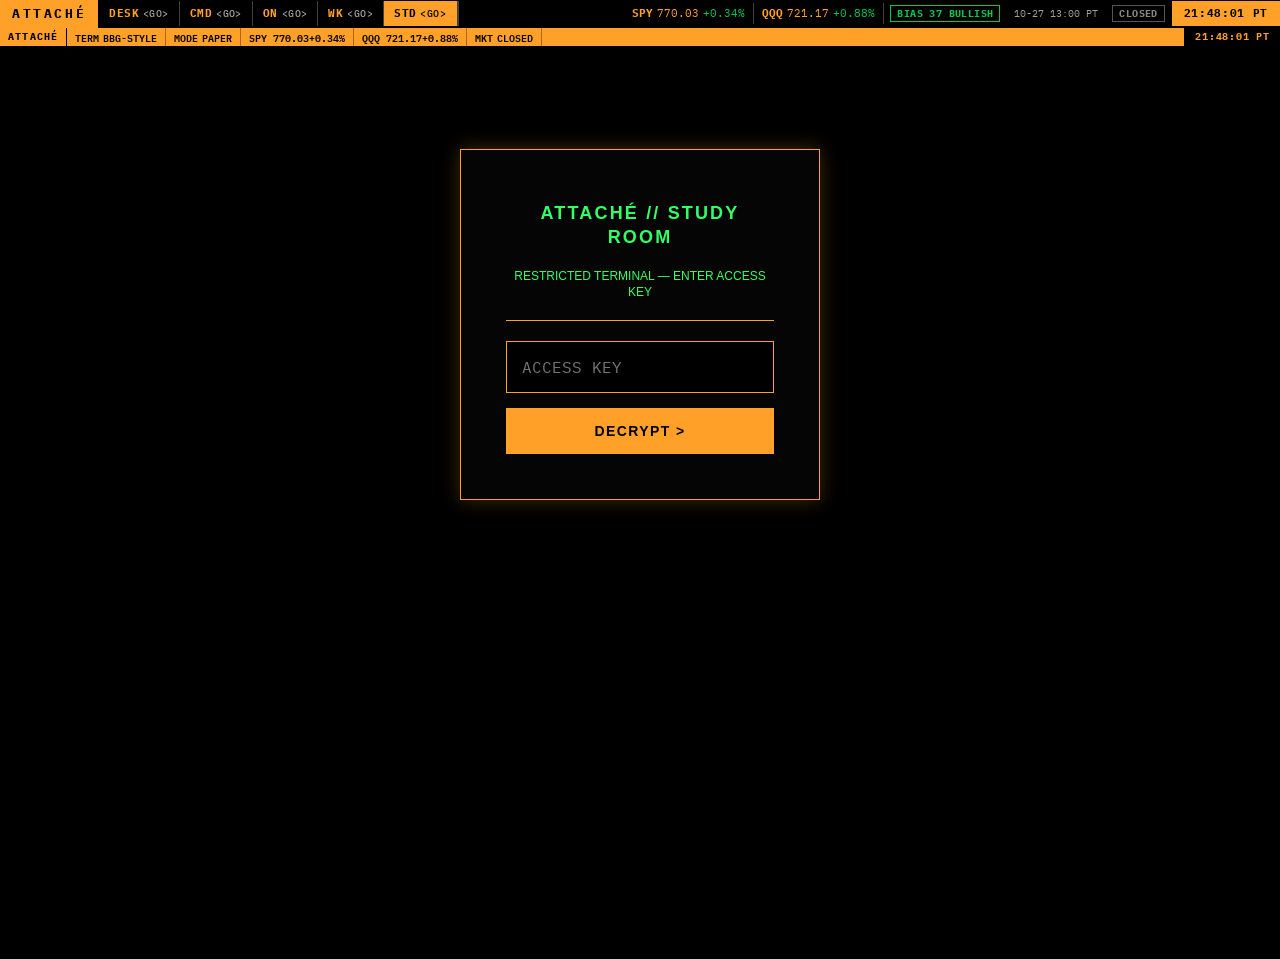
<file: study/index.html>
<!DOCTYPE html>
<html class="staticrypt-html">
    <head>
        <meta charset="utf-8" />
        <title>ATTACHÉ // STUDY ROOM</title>
        <meta name="viewport" content="width=device-width, initial-scale=1" />

        <!-- do not cache this page -->
        <meta http-equiv="cache-control" content="max-age=0" />
        <meta http-equiv="cache-control" content="no-cache" />
        <meta http-equiv="expires" content="0" />
        <meta http-equiv="expires" content="Tue, 01 Jan 1980 1:00:00 GMT" />
        <meta http-equiv="pragma" content="no-cache" />

        <style>
            .staticrypt-hr {
                margin-top: 20px;
                margin-bottom: 20px;
                border: 0;
                border-top: 1px solid #eee;
            }

            .staticrypt-page {
                width: 360px;
                padding: 8% 0 0;
                margin: auto;
                box-sizing: border-box;
            }

            .staticrypt-form {
                position: relative;
                z-index: 1;
                background: #ffffff;
                max-width: 360px;
                margin: 0 auto 100px;
                padding: 45px;
                text-align: center;
                box-shadow: 0 0 20px 0 rgba(0, 0, 0, 0.2), 0 5px 5px 0 rgba(0, 0, 0, 0.24);
            }

            .staticrypt-form input[type="password"],
            input[type="text"] {
                background: inherit;
                border: 0;
                box-sizing: border-box; /* This ensures padding is included in the total width */
                font-size: 14px;
                outline: 0;
                padding: 15px 30px 15px 15px; /* Adjust the padding to ensure there is space for the icon */
                width: 100%;
            }

            .staticrypt-password-container {
                position: relative;
                outline: 0;
                background: #f2f2f2;
                width: 100%;
                border: 0;
                margin: 0 0 15px;
                box-sizing: border-box;
            }

            .staticrypt-toggle-password-visibility {
                cursor: pointer;
                height: 20px;
                opacity: 60%;
                padding: 13px;
                position: absolute;
                right: 0;
                top: 50%;
                transform: translateY(-50%);
                width: 20px;
            }

            .staticrypt-form .staticrypt-decrypt-button {
                text-transform: uppercase;
                outline: 0;
                background: #FFA028;
                width: 100%;
                border: 0;
                padding: 15px;
                color: #ffffff;
                font-size: 14px;
                cursor: pointer;
            }

            .staticrypt-form .staticrypt-decrypt-button:hover,
            .staticrypt-form .staticrypt-decrypt-button:active,
            .staticrypt-form .staticrypt-decrypt-button:focus {
                background: #FFA028;
                filter: brightness(92%);
            }

            .staticrypt-html {
                height: 100%;
            }

            .staticrypt-body {
                height: 100%;
                margin: 0;
            }

            .staticrypt-content {
                height: 100%;
                margin-bottom: 1em;
                background: #000000;
                font-family: "Arial", sans-serif;
                -webkit-font-smoothing: antialiased;
                -moz-osx-font-smoothing: grayscale;
            }

            .staticrypt-instructions {
                margin-top: -1em;
                margin-bottom: 1em;
            }

            .staticrypt-title {
                font-size: 1.5em;
            }

            label.staticrypt-remember {
                display: flex;
                align-items: center;
                margin-bottom: 1em;
            }

            .staticrypt-remember input[type="checkbox"] {
                transform: scale(1.5);
                margin-right: 1em;
            }

            .hidden {
                display: none !important;
            }

            .staticrypt-spinner-container {
                height: 100%;
                display: flex;
                align-items: center;
                justify-content: center;
            }

            .staticrypt-spinner {
                display: inline-block;
                width: 2rem;
                height: 2rem;
                vertical-align: text-bottom;
                border: 0.25em solid gray;
                border-right-color: transparent;
                border-radius: 50%;
                -webkit-animation: spinner-border 0.75s linear infinite;
                animation: spinner-border 0.75s linear infinite;
                animation-duration: 0.75s;
                animation-timing-function: linear;
                animation-delay: 0s;
                animation-iteration-count: infinite;
                animation-direction: normal;
                animation-fill-mode: none;
                animation-play-state: running;
                animation-name: spinner-border;
            }

            @keyframes spinner-border {
                100% {
                    transform: rotate(360deg);
                }
            }

            @media screen and (-webkit-min-device-pixel-ratio: 0) {
                .staticrypt-form input[type="password"],
                input[type="text"] {
                    font-size: 16px;
                }
            }
        </style>
    <style>
html.staticrypt-html,body.staticrypt-body{background:#000!important;color:#FFA028;font-family:"IBM Plex Mono",Consolas,monospace!important}
.staticrypt-form{background:#050505!important;border:1px solid #FFA028;box-shadow:0 0 18px rgba(255,176,0,.25)!important;max-width:420px;font-family:inherit!important}
.staticrypt-title{color:#FFA028!important;letter-spacing:.12em;font-weight:700}
.staticrypt-instructions p{color:#33ff66!important;font-family:inherit!important}
.staticrypt-form input[type=password],.staticrypt-form input[type=text]{background:#000!important;color:#33ff66!important;border:1px solid #33ff66!important;font-family:inherit!important}
.staticrypt-decrypt-button{background:#FFA028!important;color:#000!important;font-family:inherit!important;font-weight:700;letter-spacing:.1em}
.staticrypt-hr{border-color:#FFA028!important}
.staticrypt-spinner{border-color:#FFA028 transparent!important}
</style>
<link rel="stylesheet" href="../bbg/bbg.css">
<script defer src="../bbg/bbg.js"></script>
</head>

    <body class="staticrypt-body"><!--UISHELL--><style id="uishell">
:root{--bg:#000;--ln:#232323;--ln2:#333;--amb:#FFA028;--amb2:#CC7A14;--txt:#e6e0cc;--mut:#857d6a;--up:#00C853;--dn:#FF1744;--acc:#00E5FF;--na:#6b6b6b;--rad:0;--gap:10px}
html,body{overflow-x:hidden;max-width:100%}
#ub{position:sticky;top:0;z-index:999;display:flex;flex-wrap:wrap;align-items:center;gap:6px 12px;padding:6px 12px;background:rgba(0,0,0,.94);border-bottom:1px solid var(--amb2);font:12px/1.3 'DejaVu Sans Mono',Consolas,monospace;color:var(--txt);backdrop-filter:none}
#ub .ub-w{color:var(--amb);font-weight:700;letter-spacing:.18em;text-decoration:none;font-size:14px}
#ub nav{display:flex;gap:4px}#ub nav a{color:var(--mut);text-decoration:none;padding:4px 9px;border:1px solid var(--ln2);border-radius:var(--rad);display:inline-flex;align-items:center}
#ub nav a:hover{color:var(--amb);border-color:var(--amb2)}#ub nav a.on{color:#000;background:var(--amb);border-color:var(--amb)}
#ub .ub-r{margin-left:auto;display:flex;flex-wrap:wrap;align-items:center;gap:8px}
#ub .ub-q{display:inline-flex;align-items:center;gap:4px}#ub .ub-q b{color:var(--amb)}#ub .ub-q i{font-style:normal}
#ub .up{color:var(--up)}#ub .dn{color:var(--dn)}#ub .ub-as{color:var(--na)}#ub #ubClk{color:var(--txt)}
.chip{display:inline-flex;align-items:center;padding:2px 8px;border-radius:0;border:1px solid currentColor;font:700 11px/1.4 'DejaVu Sans Mono',Consolas,monospace;text-decoration:none;letter-spacing:.04em}
.chip.up{color:var(--up)}.chip.dn{color:var(--dn)}.chip.lv{color:var(--amb)}.chip.na{color:var(--na)}.chip.acc{color:var(--acc)}
.pn,.dk,.card,.zone>.dk{border-radius:var(--rad)}
.pn,.dk,.card{transition:border-color .15s,box-shadow .15s}.pn:hover,.dk:hover,.card:hover{border-color:var(--amb2)!important;box-shadow:0 0 0 1px rgba(255,176,0,.08)}
.ux-more{display:block;width:100%;margin:4px 0 0;padding:6px;background:transparent;color:var(--amb);border:1px dashed var(--ln2);border-radius:var(--rad);font:11px 'DejaVu Sans Mono',Consolas,monospace;cursor:pointer}
.ux-more:hover{border-color:var(--amb2)}tr.ux-h{display:none}
.ux-tw{overflow-x:auto;max-width:100%}
@media(max-width:700px){#ub{gap:6px}#ub .ub-r{margin-left:0;width:100%}#ub nav{width:100%}#ub nav a{flex:1;justify-content:center;min-height:40px}
 a,button,summary,.ux-more{min-height:40px}nav.zl a{display:inline-flex;align-items:center;min-height:40px}#ub .ub-as{display:none}
 img,svg,canvas,video{max-width:100%}pre{white-space:pre-wrap}}
</style><header id="ub"><a class="ub-w" href="../">ATTACHÉ</a><nav><a href="../">DESK</a><a href="../command/">COMMAND</a><a href="../overnight/">OVERNIGHT</a><a href="../weekly/">WEEKLY</a><a href="../study/" class=on>STUDY</a></nav><div class="ub-r"><span class="ub-q" title="SPY session 10-27 (5m closes)"><b>SPY</b> 770.03<svg class="ub-sp" viewBox="0 0 56 16" width="56" height="16"><polyline fill="none" stroke="var(--up)" stroke-width="1.2" points="0.0,10.1 0.7,10.4 1.5,8.4 2.2,8.8 2.9,12.3 3.6,13.7 4.4,14.1 5.1,13.5 5.8,14.1 6.5,14.2 7.3,15.0 8.0,13.1 8.7,11.0 9.5,9.7 10.2,10.2 10.9,9.5 11.6,9.0 12.4,7.6 13.1,5.7 13.8,6.3 14.5,6.6 15.3,5.1 16.0,4.6 16.7,4.9 17.5,5.2 18.2,5.0 18.9,4.0 19.6,2.7 20.4,2.6 21.1,2.5 21.8,1.1 22.5,1.9 23.3,2.9 24.0,3.2 24.7,3.0 25.5,2.8 26.2,3.4 26.9,3.6 27.6,4.5 28.4,5.1 29.1,5.7 29.8,5.5 30.5,5.6 31.3,5.5 32.0,4.7 32.7,4.2 33.5,4.8 34.2,4.4 34.9,4.7 35.6,4.5 36.4,4.5 37.1,4.0 37.8,4.0 38.5,4.7 39.3,5.3 40.0,4.6 40.7,5.3 41.5,5.0 42.2,5.1 42.9,5.0 43.6,5.6 44.4,5.6 45.1,5.9 45.8,5.0 46.5,5.2 47.3,4.9 48.0,4.4 48.7,4.4 49.5,3.2 50.2,3.1 50.9,2.9 51.6,2.9 52.4,2.7 53.1,1.2 53.8,1.7 54.5,1.0 55.3,2.4 56.0,3.5"/></svg><i class="up">+0.34%</i></span><span class="ub-q" title="QQQ session 10-27 (5m closes)"><b>QQQ</b> 721.17<svg class="ub-sp" viewBox="0 0 56 16" width="56" height="16"><polyline fill="none" stroke="var(--up)" stroke-width="1.2" points="0.0,13.8 0.7,12.3 1.5,9.1 2.2,9.7 2.9,13.2 3.6,13.9 4.4,14.0 5.1,13.6 5.8,14.8 6.5,15.0 7.3,14.9 8.0,12.9 8.7,10.6 9.5,9.6 10.2,10.1 10.9,10.1 11.6,9.3 12.4,7.8 13.1,7.1 13.8,7.0 14.5,7.3 15.3,6.3 16.0,5.8 16.7,5.6 17.5,5.9 18.2,6.1 18.9,5.1 19.6,3.3 20.4,3.1 21.1,3.0 21.8,1.4 22.5,1.9 23.3,2.4 24.0,2.7 24.7,2.5 25.5,2.1 26.2,2.5 26.9,2.9 27.6,3.7 28.4,4.0 29.1,4.4 29.8,4.0 30.5,4.0 31.3,4.4 32.0,3.8 32.7,3.6 33.5,4.7 34.2,4.2 34.9,4.1 35.6,3.8 36.4,3.9 37.1,3.7 37.8,3.7 38.5,4.6 39.3,5.1 40.0,4.2 40.7,4.8 41.5,4.5 42.2,4.5 42.9,4.5 43.6,4.8 44.4,4.6 45.1,4.8 45.8,4.3 46.5,4.2 47.3,3.8 48.0,3.1 48.7,3.7 49.5,2.6 50.2,2.7 50.9,2.8 51.6,2.9 52.4,2.8 53.1,1.3 53.8,1.9 54.5,1.0 55.3,2.9 56.0,3.6"/></svg><i class="up">+0.88%</i></span><a class="chip up" href="../" title="bias gauge · as of 10-27 13:00 PT">BIAS 37 BULLISH</a><small class="ub-as">10-27 13:00 PT</small><span id="ubMk" class="chip na">…</span><span id="ubClk"></span></div></header><script>(()=>{const z='America/Los_Angeles',c=document.getElementById('ubClk'),m=document.getElementById('ubMk');
function st(){const n=new Date(),e=new Date(n.toLocaleString('en-US',{timeZone:'America/New_York'})),d=e.getDay(),t=e.getHours()*60+e.getMinutes();let s='CLOSED',k='na';
if(d>=1&&d<=5&&t>=570&&t<960){s='RTH';k='up'}else if(d>=1&&d<=5&&t>=240&&t<570){s='PRE';k='lv'}else if(d>=1&&d<=5&&t>=960&&t<1020){s='AH';k='lv'}
else if(((d>=0&&d<=4)&&t>=1080)||((d>=1&&d<=5)&&t<240)){s='GLOBEX';k='acc'}
c.textContent=n.toLocaleTimeString('en-US',{timeZone:z,hour:'2-digit',minute:'2-digit',second:'2-digit',hour12:false})+' PT';m.textContent=s;m.className='chip '+k}
st();setInterval(st,1000);
const run=()=>{document.querySelectorAll('table').forEach(tb=>{if(tb.closest('#ub')||tb.closest('.ux-tw'))return;const w=document.createElement('div');w.className='ux-tw';tb.parentNode.insertBefore(w,tb);w.appendChild(tb);
const rs=[...(tb.tBodies[0]||tb).rows].filter(r=>!r.querySelector('th'));if(rs.length>10){const K=6;rs.slice(K).forEach(r=>r.classList.add('ux-h'));const b=document.createElement('button');b.className='ux-more';b.type='button';
const L=()=>b.textContent=b.dataset.o?'less ▲':'more ▼ ('+(rs.length-K)+' rows)';L();b.onclick=()=>{b.dataset.o=b.dataset.o?'':'1';rs.slice(K).forEach(r=>r.classList.toggle('ux-h',!b.dataset.o));L()};w.after(b)}})};document.readyState=='loading'?document.addEventListener('DOMContentLoaded',run):setTimeout(run,0)})()</script><!--UISHELL-->
        <div id="staticrypt_loading" class="staticrypt-spinner-container">
            <div class="staticrypt-spinner"></div>
        </div>

        <div id="staticrypt_content" class="staticrypt-content hidden">
            <div class="staticrypt-page">
                <div class="staticrypt-form">
                    <div class="staticrypt-instructions">
                        <p class="staticrypt-title">ATTACHÉ // STUDY ROOM</p>
                        <p>RESTRICTED TERMINAL — ENTER ACCESS KEY</p>
                    </div>

                    <hr class="staticrypt-hr" />

                    <form id="staticrypt-form" action="#" method="post">
                        <div class="staticrypt-password-container">
                            <input
                                id="staticrypt-password"
                                type="password"
                                name="password"
                                placeholder="ACCESS KEY"
                                autofocus
                            />

                            <img
                                class="staticrypt-toggle-password-visibility"
                                alt="Show password"
                                title="Show password"
                                src="[data-uri]"
                            />
                        </div>

                        <input type="submit" class="staticrypt-decrypt-button" value="DECRYPT &gt;" />
                    </form>
                </div>
            </div>
        </div>

        <script>
            // these variables will be filled when generating the file - the template format is 'variable_name'
            const staticryptInitiator = ((function(){
  const exports = {};
  const cryptoEngine = ((function(){
  const exports = {};
  const { subtle } = crypto;

const IV_BITS = 16 * 8;
const HEX_BITS = 4;
const ENCRYPTION_ALGO = "AES-CBC";

/**
 * Translates between utf8 encoded hexadecimal strings
 * and Uint8Array bytes.
 */
const HexEncoder = {
    /**
     * hex string -> bytes
     * @param {string} hexString
     * @returns {Uint8Array}
     */
    parse: function (hexString) {
        if (hexString.length % 2 !== 0) throw "Invalid hexString";
        const arrayBuffer = new Uint8Array(hexString.length / 2);

        for (let i = 0; i < hexString.length; i += 2) {
            const byteValue = parseInt(hexString.substring(i, i + 2), 16);
            if (isNaN(byteValue)) {
                throw "Invalid hexString";
            }
            arrayBuffer[i / 2] = byteValue;
        }
        return arrayBuffer;
    },

    /**
     * bytes -> hex string
     * @param {Uint8Array} bytes
     * @returns {string}
     */
    stringify: function (bytes) {
        const hexBytes = [];

        for (let i = 0; i < bytes.length; ++i) {
            let byteString = bytes[i].toString(16);
            if (byteString.length < 2) {
                byteString = "0" + byteString;
            }
            hexBytes.push(byteString);
        }
        return hexBytes.join("");
    },
};

/**
 * Translates between utf8 strings and Uint8Array bytes.
 */
const UTF8Encoder = {
    parse: function (str) {
        return new TextEncoder().encode(str);
    },

    stringify: function (bytes) {
        return new TextDecoder().decode(bytes);
    },
};

/**
 * Salt and encrypt a msg with a password.
 */
async function encrypt(msg, hashedPassword) {
    // Must be 16 bytes, unpredictable, and preferably cryptographically random. However, it need not be secret.
    // https://developer.mozilla.org/en-US/docs/Web/API/SubtleCrypto/encrypt#parameters
    const iv = crypto.getRandomValues(new Uint8Array(IV_BITS / 8));

    const key = await subtle.importKey("raw", HexEncoder.parse(hashedPassword), ENCRYPTION_ALGO, false, ["encrypt"]);

    const encrypted = await subtle.encrypt(
        {
            name: ENCRYPTION_ALGO,
            iv: iv,
        },
        key,
        UTF8Encoder.parse(msg)
    );

    // iv will be 32 hex characters, we prepend it to the ciphertext for use in decryption
    return HexEncoder.stringify(iv) + HexEncoder.stringify(new Uint8Array(encrypted));
}
exports.encrypt = encrypt;

/**
 * Decrypt a salted msg using a password.
 *
 * @param {string} encryptedMsg
 * @param {string} hashedPassword
 * @returns {Promise<string>}
 */
async function decrypt(encryptedMsg, hashedPassword) {
    const ivLength = IV_BITS / HEX_BITS;
    const iv = HexEncoder.parse(encryptedMsg.substring(0, ivLength));
    const encrypted = encryptedMsg.substring(ivLength);

    const key = await subtle.importKey("raw", HexEncoder.parse(hashedPassword), ENCRYPTION_ALGO, false, ["decrypt"]);

    const outBuffer = await subtle.decrypt(
        {
            name: ENCRYPTION_ALGO,
            iv: iv,
        },
        key,
        HexEncoder.parse(encrypted)
    );

    return UTF8Encoder.stringify(new Uint8Array(outBuffer));
}
exports.decrypt = decrypt;

/**
 * Salt and hash the password so it can be stored in localStorage without opening a password reuse vulnerability.
 *
 * @param {string} password
 * @param {string} salt
 * @returns {Promise<string>}
 */
async function hashPassword(password, salt) {
    // we hash the password in multiple steps, each adding more iterations. This is because we used to allow less
    // iterations, so for backward compatibility reasons, we need to support going from that to more iterations.
    let hashedPassword = await hashLegacyRound(password, salt);

    hashedPassword = await hashSecondRound(hashedPassword, salt);

    return hashThirdRound(hashedPassword, salt);
}
exports.hashPassword = hashPassword;

/**
 * This hashes the password with 1k iterations. This is a low number, we need this function to support backwards
 * compatibility.
 *
 * @param {string} password
 * @param {string} salt
 * @returns {Promise<string>}
 */
function hashLegacyRound(password, salt) {
    return pbkdf2(password, salt, 1000, "SHA-1");
}
exports.hashLegacyRound = hashLegacyRound;

/**
 * Add a second round of iterations. This is because we used to use 1k, so for backwards compatibility with
 * remember-me/autodecrypt links, we need to support going from that to more iterations.
 *
 * @param hashedPassword
 * @param salt
 * @returns {Promise<string>}
 */
function hashSecondRound(hashedPassword, salt) {
    return pbkdf2(hashedPassword, salt, 14000, "SHA-256");
}
exports.hashSecondRound = hashSecondRound;

/**
 * Add a third round of iterations to bring total number to 600k. This is because we used to use 1k, then 15k, so for
 * backwards compatibility with remember-me/autodecrypt links, we need to support going from that to more iterations.
 *
 * @param hashedPassword
 * @param salt
 * @returns {Promise<string>}
 */
function hashThirdRound(hashedPassword, salt) {
    return pbkdf2(hashedPassword, salt, 585000, "SHA-256");
}
exports.hashThirdRound = hashThirdRound;

/**
 * Salt and hash the password so it can be stored in localStorage without opening a password reuse vulnerability.
 *
 * @param {string} password
 * @param {string} salt
 * @param {int} iterations
 * @param {string} hashAlgorithm
 * @returns {Promise<string>}
 */
async function pbkdf2(password, salt, iterations, hashAlgorithm) {
    const key = await subtle.importKey("raw", UTF8Encoder.parse(password), "PBKDF2", false, ["deriveBits"]);

    const keyBytes = await subtle.deriveBits(
        {
            name: "PBKDF2",
            hash: hashAlgorithm,
            iterations,
            salt: UTF8Encoder.parse(salt),
        },
        key,
        256
    );

    return HexEncoder.stringify(new Uint8Array(keyBytes));
}

function generateRandomSalt() {
    const bytes = crypto.getRandomValues(new Uint8Array(128 / 8));

    return HexEncoder.stringify(new Uint8Array(bytes));
}
exports.generateRandomSalt = generateRandomSalt;

async function signMessage(hashedPassword, message) {
    const key = await subtle.importKey(
        "raw",
        HexEncoder.parse(hashedPassword),
        {
            name: "HMAC",
            hash: "SHA-256",
        },
        false,
        ["sign"]
    );
    const signature = await subtle.sign("HMAC", key, UTF8Encoder.parse(message));

    return HexEncoder.stringify(new Uint8Array(signature));
}
exports.signMessage = signMessage;

function getRandomAlphanum() {
    const possibleCharacters = "abcdefghijklmnopqrstuvwxyzABCDEFGHIJKLMNOPQRSTUVWXYZ0123456789";

    let byteArray;
    let parsedInt;

    // Keep generating new random bytes until we get a value that falls
    // within a range that can be evenly divided by possibleCharacters.length
    do {
        byteArray = crypto.getRandomValues(new Uint8Array(1));
        // extract the lowest byte to get an int from 0 to 255 (probably unnecessary, since we're only generating 1 byte)
        parsedInt = byteArray[0] & 0xff;
    } while (parsedInt >= 256 - (256 % possibleCharacters.length));

    // Take the modulo of the parsed integer to get a random number between 0 and totalLength - 1
    const randomIndex = parsedInt % possibleCharacters.length;

    return possibleCharacters[randomIndex];
}

/**
 * Generate a random string of a given length.
 *
 * @param {int} length
 * @returns {string}
 */
function generateRandomString(length) {
    let randomString = "";

    for (let i = 0; i < length; i++) {
        randomString += getRandomAlphanum();
    }

    return randomString;
}
exports.generateRandomString = generateRandomString;

  return exports;
})());
const codec = ((function(){
  const exports = {};
  /**
 * Initialize the codec with the provided cryptoEngine - this return functions to encode and decode messages.
 *
 * @param cryptoEngine - the engine to use for encryption / decryption
 */
function init(cryptoEngine) {
    const exports = {};

    /**
     * Top-level function for encoding a message.
     * Includes password hashing, encryption, and signing.
     *
     * @param {string} msg
     * @param {string} password
     * @param {string} salt
     *
     * @returns {string} The encoded text
     */
    async function encode(msg, password, salt) {
        const hashedPassword = await cryptoEngine.hashPassword(password, salt);

        const encrypted = await cryptoEngine.encrypt(msg, hashedPassword);

        // we use the hashed password in the HMAC because this is effectively what will be used a password (so we can store
        // it in localStorage safely, we don't use the clear text password)
        const hmac = await cryptoEngine.signMessage(hashedPassword, encrypted);

        return hmac + encrypted;
    }
    exports.encode = encode;

    /**
     * Encode using a password that has already been hashed. This is useful to encode multiple messages in a row, that way
     * we don't need to hash the password multiple times.
     *
     * @param {string} msg
     * @param {string} hashedPassword
     *
     * @returns {string} The encoded text
     */
    async function encodeWithHashedPassword(msg, hashedPassword) {
        const encrypted = await cryptoEngine.encrypt(msg, hashedPassword);

        // we use the hashed password in the HMAC because this is effectively what will be used a password (so we can store
        // it in localStorage safely, we don't use the clear text password)
        const hmac = await cryptoEngine.signMessage(hashedPassword, encrypted);

        return hmac + encrypted;
    }
    exports.encodeWithHashedPassword = encodeWithHashedPassword;

    /**
     * Top-level function for decoding a message.
     * Includes signature check and decryption.
     *
     * @param {string} signedMsg
     * @param {string} hashedPassword
     * @param {string} salt
     * @param {int} backwardCompatibleAttempt
     * @param {string} originalPassword
     *
     * @returns {Object} {success: true, decoded: string} | {success: false, message: string}
     */
    async function decode(signedMsg, hashedPassword, salt, backwardCompatibleAttempt = 0, originalPassword = "") {
        const encryptedHMAC = signedMsg.substring(0, 64);
        const encryptedMsg = signedMsg.substring(64);
        const decryptedHMAC = await cryptoEngine.signMessage(hashedPassword, encryptedMsg);

        if (decryptedHMAC !== encryptedHMAC) {
            // we have been raising the number of iterations in the hashing algorithm multiple times, so to support the old
            // remember-me/autodecrypt links we need to try bringing the old hashes up to speed.
            originalPassword = originalPassword || hashedPassword;
            if (backwardCompatibleAttempt === 0) {
                const updatedHashedPassword = await cryptoEngine.hashThirdRound(originalPassword, salt);

                return decode(signedMsg, updatedHashedPassword, salt, backwardCompatibleAttempt + 1, originalPassword);
            }
            if (backwardCompatibleAttempt === 1) {
                let updatedHashedPassword = await cryptoEngine.hashSecondRound(originalPassword, salt);
                updatedHashedPassword = await cryptoEngine.hashThirdRound(updatedHashedPassword, salt);

                return decode(signedMsg, updatedHashedPassword, salt, backwardCompatibleAttempt + 1, originalPassword);
            }

            return { success: false, message: "Signature mismatch" };
        }

        return {
            success: true,
            decoded: await cryptoEngine.decrypt(encryptedMsg, hashedPassword),
        };
    }
    exports.decode = decode;

    return exports;
}
exports.init = init;

  return exports;
})());
const decode = codec.init(cryptoEngine).decode;

/**
 * Initialize the staticrypt module, that exposes functions callbable by the password_template.
 *
 * @param {{
 *  staticryptEncryptedMsgUniqueVariableName: string,
 *  isRememberEnabled: boolean,
 *  rememberDurationInDays: number,
 *  staticryptSaltUniqueVariableName: string,
 * }} staticryptConfig - object of data that is stored on the password_template at encryption time.
 *
 * @param {{
 *  rememberExpirationKey: string,
 *  rememberPassphraseKey: string,
 *  replaceHtmlCallback: function,
 *  clearLocalStorageCallback: function,
 * }} templateConfig - object of data that can be configured by a custom password_template.
 */
function init(staticryptConfig, templateConfig) {
    const exports = {};

    /**
     * Decrypt our encrypted page, replace the whole HTML.
     *
     * @param {string} hashedPassword
     * @returns {Promise<boolean>}
     */
    async function decryptAndReplaceHtml(hashedPassword) {
        const { staticryptEncryptedMsgUniqueVariableName, staticryptSaltUniqueVariableName } = staticryptConfig;
        const { replaceHtmlCallback } = templateConfig;

        const result = await decode(
            staticryptEncryptedMsgUniqueVariableName,
            hashedPassword,
            staticryptSaltUniqueVariableName
        );
        if (!result.success) {
            return false;
        }
        const plainHTML = result.decoded;

        // if the user configured a callback call it, otherwise just replace the whole HTML
        if (typeof replaceHtmlCallback === "function") {
            replaceHtmlCallback(plainHTML);
        } else {
            document.write(plainHTML);
            document.close();
        }

        return true;
    }

    /**
     * Attempt to decrypt the page and replace the whole HTML.
     *
     * @param {string} password
     * @param {boolean} isRememberChecked
     *
     * @returns {Promise<{isSuccessful: boolean, hashedPassword?: string}>} - we return an object, so that if we want to
     *   expose more information in the future we can do it without breaking the password_template
     */
    async function handleDecryptionOfPage(password, isRememberChecked) {
        const { staticryptSaltUniqueVariableName } = staticryptConfig;

        // decrypt and replace the whole page
        const hashedPassword = await cryptoEngine.hashPassword(password, staticryptSaltUniqueVariableName);
        return handleDecryptionOfPageFromHash(hashedPassword, isRememberChecked);
    }
    exports.handleDecryptionOfPage = handleDecryptionOfPage;

    async function handleDecryptionOfPageFromHash(hashedPassword, isRememberChecked) {
        const { isRememberEnabled, rememberDurationInDays } = staticryptConfig;
        const { rememberExpirationKey, rememberPassphraseKey } = templateConfig;

        const isDecryptionSuccessful = await decryptAndReplaceHtml(hashedPassword);

        if (!isDecryptionSuccessful) {
            return {
                isSuccessful: false,
                hashedPassword,
            };
        }

        // remember the hashedPassword and set its expiration if necessary
        if (isRememberEnabled && isRememberChecked) {
            window.localStorage.setItem(rememberPassphraseKey, hashedPassword);

            // set the expiration if the duration isn't 0 (meaning no expiration)
            if (rememberDurationInDays > 0) {
                window.localStorage.setItem(
                    rememberExpirationKey,
                    (new Date().getTime() + rememberDurationInDays * 24 * 60 * 60 * 1000).toString()
                );
            }
        }

        return {
            isSuccessful: true,
            hashedPassword,
        };
    }
    exports.handleDecryptionOfPageFromHash = handleDecryptionOfPageFromHash;

    /**
     * Clear localstorage from staticrypt related values
     */
    function clearLocalStorage() {
        const { clearLocalStorageCallback, rememberExpirationKey, rememberPassphraseKey } = templateConfig;

        if (typeof clearLocalStorageCallback === "function") {
            clearLocalStorageCallback();
        } else {
            localStorage.removeItem(rememberPassphraseKey);
            localStorage.removeItem(rememberExpirationKey);
        }
    }

    async function handleDecryptOnLoad() {
        let isSuccessful = await decryptOnLoadFromUrl();

        if (!isSuccessful) {
            isSuccessful = await decryptOnLoadFromRememberMe();
        }

        return { isSuccessful };
    }
    exports.handleDecryptOnLoad = handleDecryptOnLoad;

    /**
     * Clear storage if we are logging out
     *
     * @returns {boolean} - whether we logged out
     */
    function logoutIfNeeded() {
        const logoutKey = "staticrypt_logout";

        // handle logout through query param
        const queryParams = new URLSearchParams(window.location.search);
        if (queryParams.has(logoutKey)) {
            clearLocalStorage();
            return true;
        }

        // handle logout through URL fragment
        const hash = window.location.hash.substring(1);
        if (hash.includes(logoutKey)) {
            clearLocalStorage();
            return true;
        }

        return false;
    }

    /**
     * To be called on load: check if we want to try to decrypt and replace the HTML with the decrypted content, and
     * try to do it if needed.
     *
     * @returns {Promise<boolean>} true if we derypted and replaced the whole page, false otherwise
     */
    async function decryptOnLoadFromRememberMe() {
        const { rememberDurationInDays } = staticryptConfig;
        const { rememberExpirationKey, rememberPassphraseKey } = templateConfig;

        // if we are login out, terminate
        if (logoutIfNeeded()) {
            return false;
        }

        // if there is expiration configured, check if we're not beyond the expiration
        if (rememberDurationInDays && rememberDurationInDays > 0) {
            const expiration = localStorage.getItem(rememberExpirationKey),
                isExpired = expiration && new Date().getTime() > parseInt(expiration);

            if (isExpired) {
                clearLocalStorage();
                return false;
            }
        }

        const hashedPassword = localStorage.getItem(rememberPassphraseKey);

        if (hashedPassword) {
            // try to decrypt
            const isDecryptionSuccessful = await decryptAndReplaceHtml(hashedPassword);

            // if the decryption is unsuccessful the password might be wrong - silently clear the saved data and let
            // the user fill the password form again
            if (!isDecryptionSuccessful) {
                clearLocalStorage();
                return false;
            }

            return true;
        }

        return false;
    }

    async function decryptOnLoadFromUrl() {
        const passwordKey = "staticrypt_pwd";
        const rememberMeKey = "remember_me";

        // try to get the password from the query param (for backward compatibility - we now want to avoid this method,
        // since it sends the hashed password to the server which isn't needed)
        const queryParams = new URLSearchParams(window.location.search);
        const hashedPasswordQuery = queryParams.get(passwordKey);
        const rememberMeQuery = queryParams.get(rememberMeKey);

        const urlFragment = window.location.hash.substring(1);
        // get the password from the url fragment
        const hashedPasswordRegexMatch = urlFragment.match(new RegExp(passwordKey + "=([^&]*)"));
        const hashedPasswordFragment = hashedPasswordRegexMatch ? hashedPasswordRegexMatch[1] : null;
        const rememberMeFragment = urlFragment.includes(rememberMeKey);

        const hashedPassword = hashedPasswordFragment || hashedPasswordQuery;
        const rememberMe = rememberMeFragment || rememberMeQuery;

        if (hashedPassword) {
            return handleDecryptionOfPageFromHash(hashedPassword, rememberMe);
        }

        return false;
    }

    return exports;
}
exports.init = init;

  return exports;
})());
            const templateError = "ACCESS DENIED",
                templateToggleAltShow = "Show password",
                templateToggleAltHide = "Hide password",
                isRememberEnabled = true,
                staticryptConfig = {"staticryptEncryptedMsgUniqueVariableName":"[base64]","isRememberEnabled":false,"rememberDurationInDays":0,"staticryptSaltUniqueVariableName":"cf6fdfc16c18f29ffeee3bab2208fa1e"};

            // you can edit these values to customize some of the behavior of StatiCrypt
            const templateConfig = {
                rememberExpirationKey: "staticrypt_expiration",
                rememberPassphraseKey: "staticrypt_passphrase",
                replaceHtmlCallback: null,
                clearLocalStorageCallback: null,
            };

            // init the staticrypt engine
            const staticrypt = staticryptInitiator.init(staticryptConfig, templateConfig);

            // try to automatically decrypt on load if there is a saved password
            window.onload = async function () {
                const { isSuccessful } = await staticrypt.handleDecryptOnLoad();

                // if we didn't decrypt anything on load, show the password prompt. Otherwise the content has already been
                // replaced, no need to do anything
                if (!isSuccessful) {
                    // hide loading screen
                    document.getElementById("staticrypt_loading").classList.add("hidden");
                    document.getElementById("staticrypt_content").classList.remove("hidden");
                    document.getElementById("staticrypt-password").focus();

                    // show the remember me checkbox
                    if (isRememberEnabled) {
                        
                    }
                }
            };

            // toggle password visibility
            const toggleIcon = document.querySelector(".staticrypt-toggle-password-visibility");
            // these two icons are coming from FontAwesome
            const imgSrcEyeClosed =
                "[data-uri]";
            const imgSrcEyeOpened =
                "[data-uri]";
            toggleIcon.addEventListener("click", function () {
                const passwordInput = document.getElementById("staticrypt-password");
                if (passwordInput.type === "password") {
                    passwordInput.type = "text";
                    toggleIcon.src = imgSrcEyeOpened;
                    toggleIcon.alt = templateToggleAltHide;
                    toggleIcon.title = templateToggleAltHide;
                } else {
                    passwordInput.type = "password";
                    toggleIcon.src = imgSrcEyeClosed;
                    toggleIcon.alt = templateToggleAltShow;
                    toggleIcon.title = templateToggleAltShow;
                }
            });

            // handle password form submission
            document.getElementById("staticrypt-form").addEventListener("submit", async function (e) {
                e.preventDefault();

                const password = document.getElementById("staticrypt-password").value,
                    isRememberChecked = false;

                const { isSuccessful } = await staticrypt.handleDecryptionOfPage(password, isRememberChecked);

                if (!isSuccessful) {
                    alert(templateError);
                }
            });
        </script>
    </body>
</html>
</file>
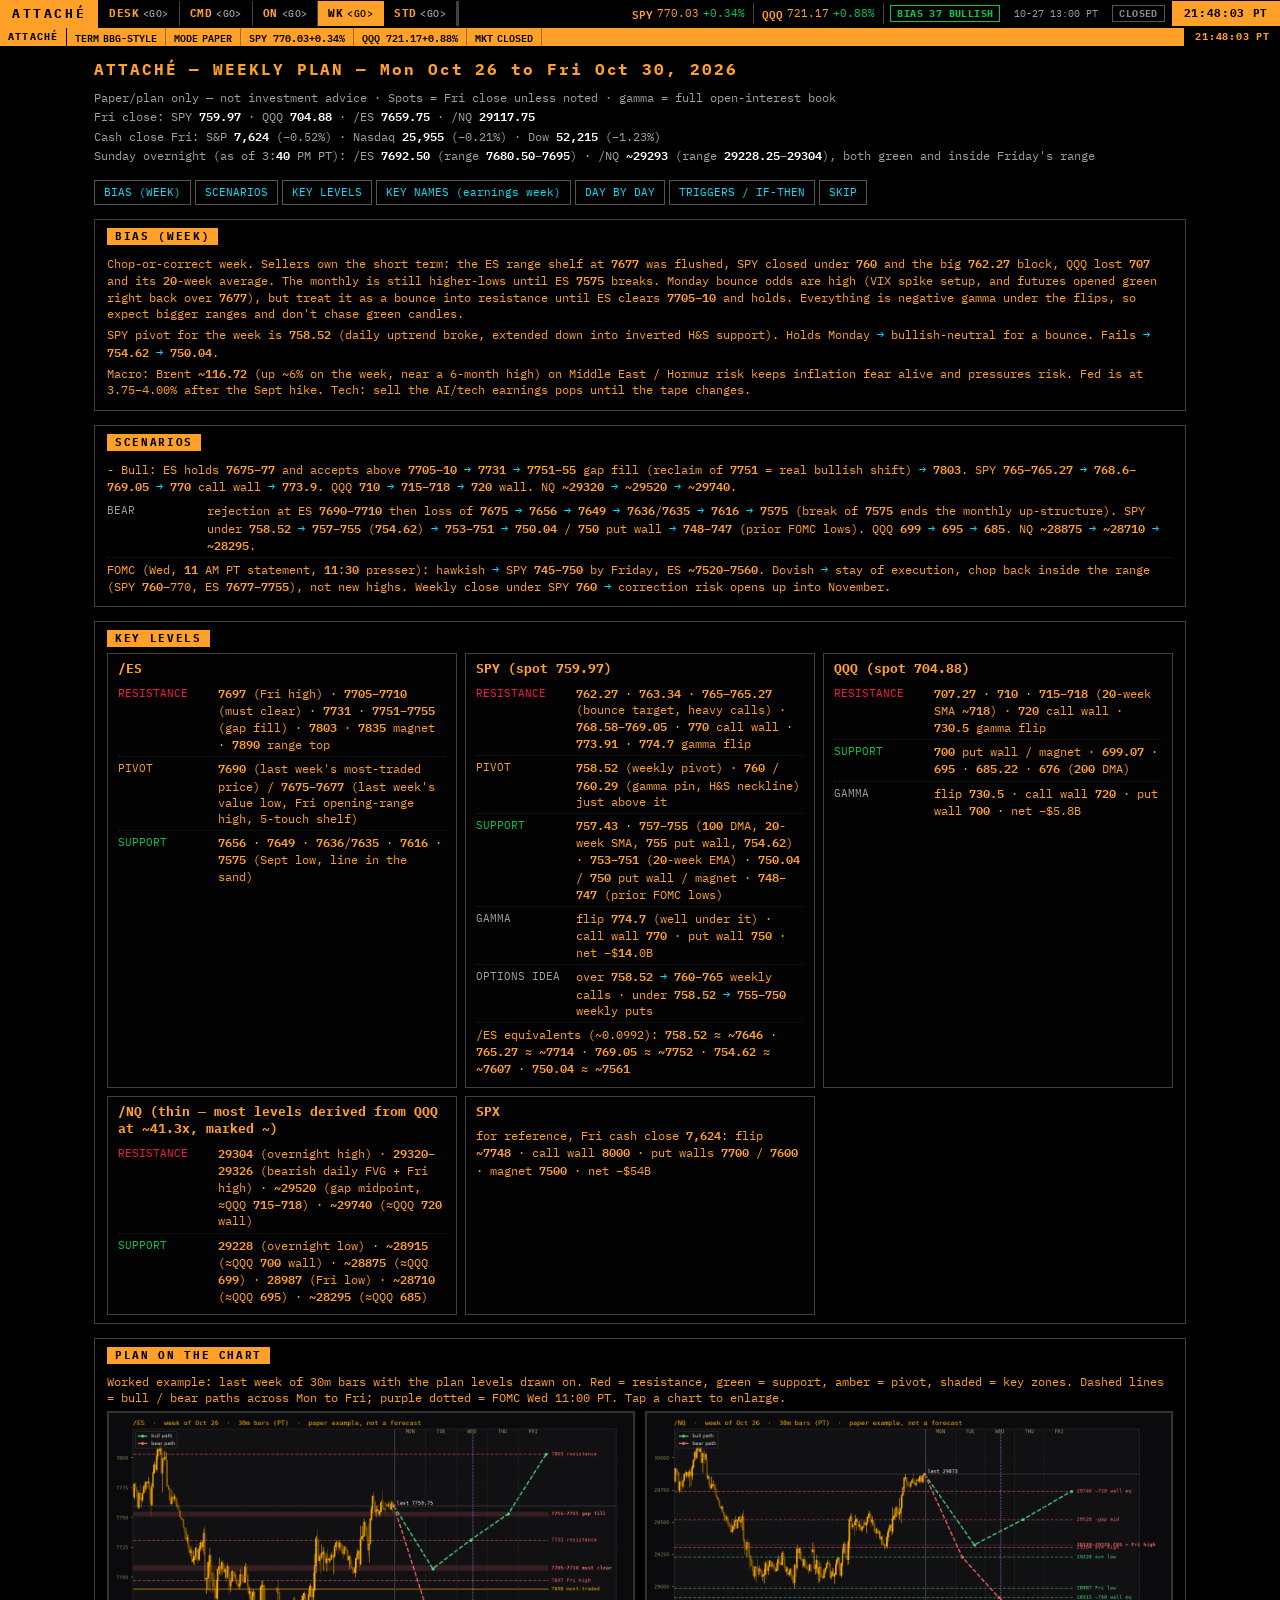
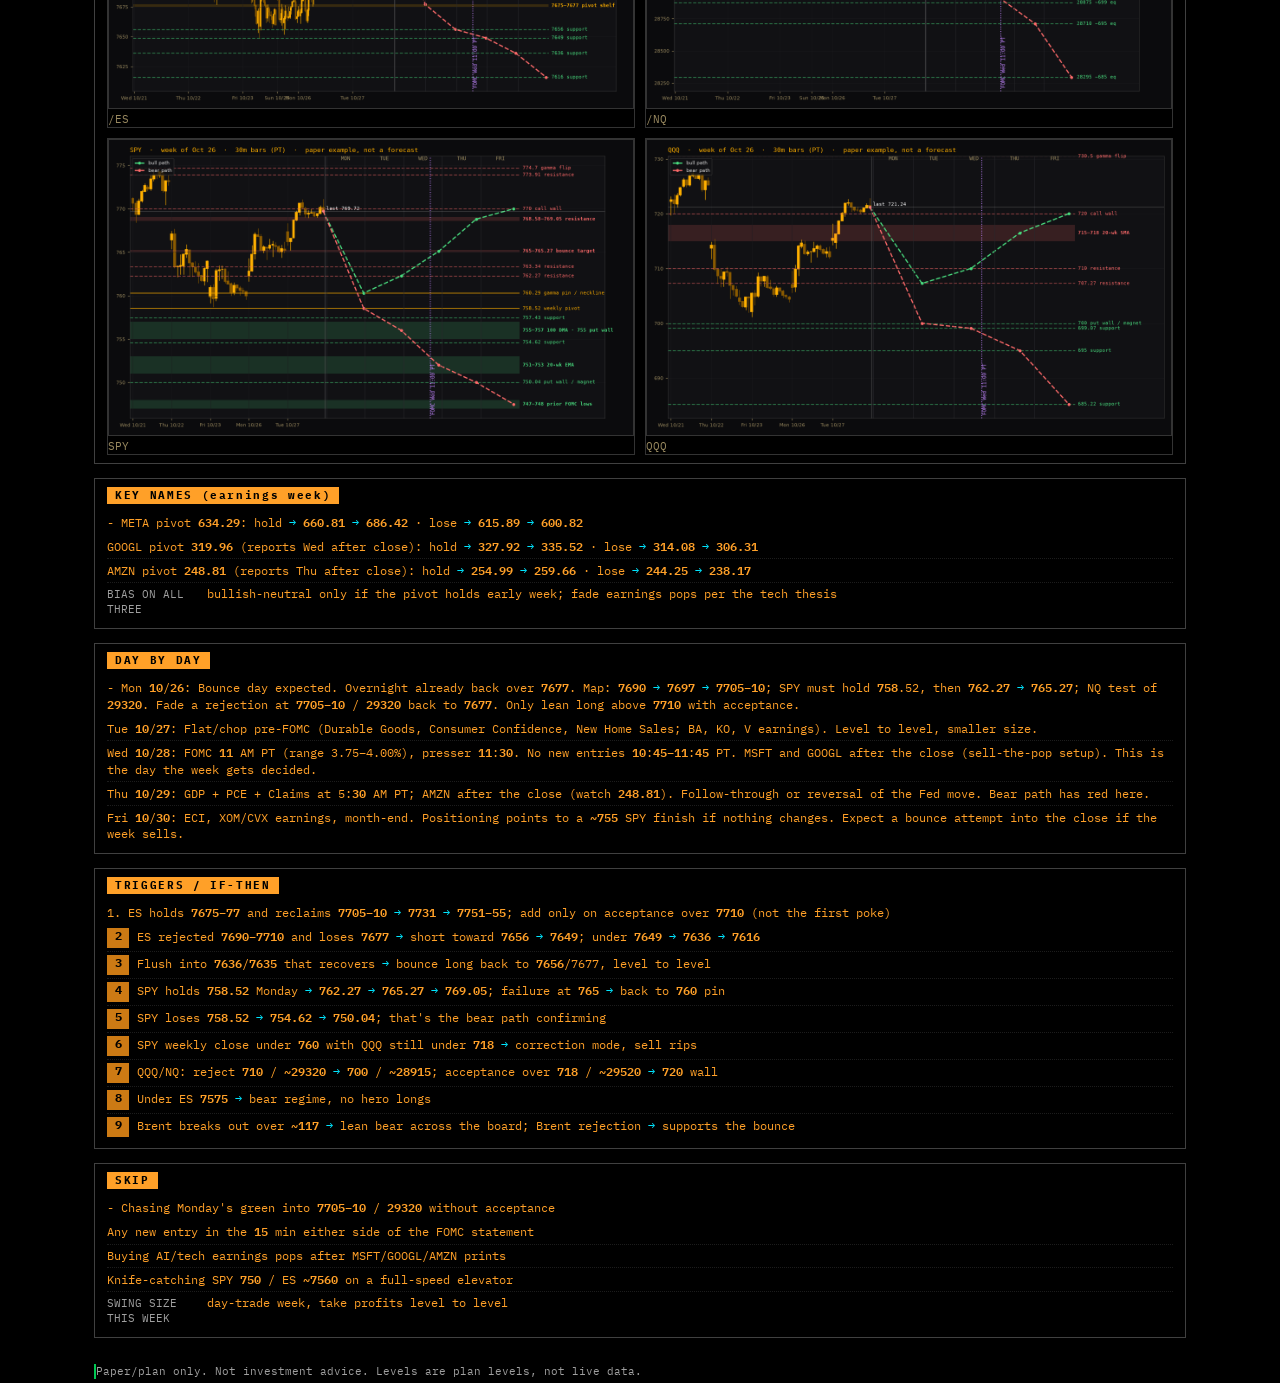
<file: weekly/index.html>
<!doctype html><html lang="en"><head><meta charset="utf-8"><meta name="viewport" content="width=device-width,initial-scale=1"><title>ATTACHÉ | WEEKLY PLAN</title><link rel="icon" href="data:,"><link href="https://fonts.googleapis.com/css2?family=IBM+Plex+Mono:wght@400;600;700&display=swap" rel="stylesheet"><style>
:root{--bg:#000;--ln:#232323;--ln2:#333;--amb:#FFA028;--amb2:#CC7A14;--txt:#e6e0cc;--mut:#857d6a;--up:#00C853;--dn:#FF1744;--cy:#00E5FF}
*{box-sizing:border-box}body{margin:0;background:#000;color:var(--txt);font:13px/1.55 'IBM Plex Mono',ui-monospace,Menlo,Consolas,monospace;font-variant-numeric:tabular-nums}
main{max-width:1100px;margin:0 auto;padding:10px 12px 40px}h1{color:var(--amb);font-size:16px;letter-spacing:.12em;margin:8px 0 4px}
.hd{color:var(--mut);font-size:12px;margin:0 0 10px}.hd div{margin:2px 0}.hd b{color:var(--txt)}
.toc{display:flex;flex-wrap:wrap;gap:4px;margin:0 0 10px}.toc a{color:var(--amb);border:1px solid var(--ln2);border-radius:0;padding:4px 9px;font-size:11px;text-decoration:none}.toc a:hover{background:var(--amb);color:#000}
.sec{border:1px solid var(--ln2);border-radius:0;background:#070707;margin:0 0 10px;padding:8px 12px}
.sec>h2{color:#000;background:var(--amb);display:inline-block;font-size:11px;letter-spacing:.15em;padding:1px 8px;margin:0 0 6px}
.sec p{margin:4px 0}.grid{display:grid;grid-template-columns:repeat(auto-fit,minmax(320px,1fr));gap:8px}
.tk{border:1px solid var(--ln);border-radius:0;padding:6px 10px;background:#030303}.tk h3{color:var(--amb);font-size:13px;margin:0 0 4px}
ul{list-style:none;margin:0;padding:0}li{display:flex;gap:8px;padding:3px 0;border-bottom:1px dotted #1c1c1c}li:last-child{border:0}
.lb{flex:0 0 92px;color:var(--mut);font-size:11px;text-transform:uppercase;padding-top:1px}.vv{flex:1;min-width:0;overflow-wrap:anywhere}
li.res .lb{color:var(--dn)}li.sup .lb{color:var(--up)}li.piv .lb{color:var(--amb)}.n{flex:0 0 22px;color:#000;background:var(--amb2);border-radius:4px;text-align:center;font-weight:700;height:20px}
b{color:var(--amb);font-weight:600}.ar{color:var(--cy)}.ft{color:var(--mut);font-size:11px;margin-top:12px}
@media(max-width:700px){body{font-size:13.5px}.grid{grid-template-columns:1fr}.lb{flex-basis:76px}.sec{padding:8px}}
.chg{display:grid;grid-template-columns:1fr 1fr;gap:10px}.ch{margin:0}.ch img{width:100%;height:auto;display:block;border:1px solid #333;border-radius:4px}.ch figcaption{color:#9a8a60;font-size:11px;margin-top:3px}
@media(max-width:700px){.chg{grid-template-columns:1fr}}
</style><link rel="stylesheet" href="../bbg/bbg.css">
<script defer src="../bbg/bbg.js"></script>
</head><body><!--UISHELL--><style id="uishell">
:root{--bg:#000;--ln:#232323;--ln2:#333;--amb:#FFA028;--amb2:#CC7A14;--txt:#e6e0cc;--mut:#857d6a;--up:#00C853;--dn:#FF1744;--acc:#00E5FF;--na:#6b6b6b;--rad:0;--gap:10px}
html,body{overflow-x:hidden;max-width:100%}
#ub{position:sticky;top:0;z-index:999;display:flex;flex-wrap:wrap;align-items:center;gap:6px 12px;padding:6px 12px;background:rgba(0,0,0,.94);border-bottom:1px solid var(--amb2);font:12px/1.3 'DejaVu Sans Mono',Consolas,monospace;color:var(--txt);backdrop-filter:none}
#ub .ub-w{color:var(--amb);font-weight:700;letter-spacing:.18em;text-decoration:none;font-size:14px}
#ub nav{display:flex;gap:4px}#ub nav a{color:var(--mut);text-decoration:none;padding:4px 9px;border:1px solid var(--ln2);border-radius:var(--rad);display:inline-flex;align-items:center}
#ub nav a:hover{color:var(--amb);border-color:var(--amb2)}#ub nav a.on{color:#000;background:var(--amb);border-color:var(--amb)}
#ub .ub-r{margin-left:auto;display:flex;flex-wrap:wrap;align-items:center;gap:8px}
#ub .ub-q{display:inline-flex;align-items:center;gap:4px}#ub .ub-q b{color:var(--amb)}#ub .ub-q i{font-style:normal}
#ub .up{color:var(--up)}#ub .dn{color:var(--dn)}#ub .ub-as{color:var(--na)}#ub #ubClk{color:var(--txt)}
.chip{display:inline-flex;align-items:center;padding:2px 8px;border-radius:0;border:1px solid currentColor;font:700 11px/1.4 'DejaVu Sans Mono',Consolas,monospace;text-decoration:none;letter-spacing:.04em}
.chip.up{color:var(--up)}.chip.dn{color:var(--dn)}.chip.lv{color:var(--amb)}.chip.na{color:var(--na)}.chip.acc{color:var(--acc)}
.pn,.dk,.card,.zone>.dk{border-radius:var(--rad)}
.pn,.dk,.card{transition:border-color .15s,box-shadow .15s}.pn:hover,.dk:hover,.card:hover{border-color:var(--amb2)!important;box-shadow:0 0 0 1px rgba(255,176,0,.08)}
.ux-more{display:block;width:100%;margin:4px 0 0;padding:6px;background:transparent;color:var(--amb);border:1px dashed var(--ln2);border-radius:var(--rad);font:11px 'DejaVu Sans Mono',Consolas,monospace;cursor:pointer}
.ux-more:hover{border-color:var(--amb2)}tr.ux-h{display:none}
.ux-tw{overflow-x:auto;max-width:100%}
@media(max-width:700px){#ub{gap:6px}#ub .ub-r{margin-left:0;width:100%}#ub nav{width:100%}#ub nav a{flex:1;justify-content:center;min-height:40px}
 a,button,summary,.ux-more{min-height:40px}nav.zl a{display:inline-flex;align-items:center;min-height:40px}#ub .ub-as{display:none}
 img,svg,canvas,video{max-width:100%}pre{white-space:pre-wrap}}
</style><header id="ub"><a class="ub-w" href="../">ATTACHÉ</a><nav><a href="../">DESK</a><a href="../command/">COMMAND</a><a href="../overnight/">OVERNIGHT</a><a href="../weekly/" class=on>WEEKLY</a><a href="../study/">STUDY</a></nav><div class="ub-r"><span class="ub-q" title="SPY session 10-27 (5m closes)"><b>SPY</b> 770.03<svg class="ub-sp" viewBox="0 0 56 16" width="56" height="16"><polyline fill="none" stroke="var(--up)" stroke-width="1.2" points="0.0,10.1 0.7,10.4 1.5,8.4 2.2,8.8 2.9,12.3 3.6,13.7 4.4,14.1 5.1,13.5 5.8,14.1 6.5,14.2 7.3,15.0 8.0,13.1 8.7,11.0 9.5,9.7 10.2,10.2 10.9,9.5 11.6,9.0 12.4,7.6 13.1,5.7 13.8,6.3 14.5,6.6 15.3,5.1 16.0,4.6 16.7,4.9 17.5,5.2 18.2,5.0 18.9,4.0 19.6,2.7 20.4,2.6 21.1,2.5 21.8,1.1 22.5,1.9 23.3,2.9 24.0,3.2 24.7,3.0 25.5,2.8 26.2,3.4 26.9,3.6 27.6,4.5 28.4,5.1 29.1,5.7 29.8,5.5 30.5,5.6 31.3,5.5 32.0,4.7 32.7,4.2 33.5,4.8 34.2,4.4 34.9,4.7 35.6,4.5 36.4,4.5 37.1,4.0 37.8,4.0 38.5,4.7 39.3,5.3 40.0,4.6 40.7,5.3 41.5,5.0 42.2,5.1 42.9,5.0 43.6,5.6 44.4,5.6 45.1,5.9 45.8,5.0 46.5,5.2 47.3,4.9 48.0,4.4 48.7,4.4 49.5,3.2 50.2,3.1 50.9,2.9 51.6,2.9 52.4,2.7 53.1,1.2 53.8,1.7 54.5,1.0 55.3,2.4 56.0,3.5"/></svg><i class="up">+0.34%</i></span><span class="ub-q" title="QQQ session 10-27 (5m closes)"><b>QQQ</b> 721.17<svg class="ub-sp" viewBox="0 0 56 16" width="56" height="16"><polyline fill="none" stroke="var(--up)" stroke-width="1.2" points="0.0,13.8 0.7,12.3 1.5,9.1 2.2,9.7 2.9,13.2 3.6,13.9 4.4,14.0 5.1,13.6 5.8,14.8 6.5,15.0 7.3,14.9 8.0,12.9 8.7,10.6 9.5,9.6 10.2,10.1 10.9,10.1 11.6,9.3 12.4,7.8 13.1,7.1 13.8,7.0 14.5,7.3 15.3,6.3 16.0,5.8 16.7,5.6 17.5,5.9 18.2,6.1 18.9,5.1 19.6,3.3 20.4,3.1 21.1,3.0 21.8,1.4 22.5,1.9 23.3,2.4 24.0,2.7 24.7,2.5 25.5,2.1 26.2,2.5 26.9,2.9 27.6,3.7 28.4,4.0 29.1,4.4 29.8,4.0 30.5,4.0 31.3,4.4 32.0,3.8 32.7,3.6 33.5,4.7 34.2,4.2 34.9,4.1 35.6,3.8 36.4,3.9 37.1,3.7 37.8,3.7 38.5,4.6 39.3,5.1 40.0,4.2 40.7,4.8 41.5,4.5 42.2,4.5 42.9,4.5 43.6,4.8 44.4,4.6 45.1,4.8 45.8,4.3 46.5,4.2 47.3,3.8 48.0,3.1 48.7,3.7 49.5,2.6 50.2,2.7 50.9,2.8 51.6,2.9 52.4,2.8 53.1,1.3 53.8,1.9 54.5,1.0 55.3,2.9 56.0,3.6"/></svg><i class="up">+0.88%</i></span><a class="chip up" href="../" title="bias gauge · as of 10-27 13:00 PT">BIAS 37 BULLISH</a><small class="ub-as">10-27 13:00 PT</small><span id="ubMk" class="chip na">…</span><span id="ubClk"></span></div></header><script>(()=>{const z='America/Los_Angeles',c=document.getElementById('ubClk'),m=document.getElementById('ubMk');
function st(){const n=new Date(),e=new Date(n.toLocaleString('en-US',{timeZone:'America/New_York'})),d=e.getDay(),t=e.getHours()*60+e.getMinutes();let s='CLOSED',k='na';
if(d>=1&&d<=5&&t>=570&&t<960){s='RTH';k='up'}else if(d>=1&&d<=5&&t>=240&&t<570){s='PRE';k='lv'}else if(d>=1&&d<=5&&t>=960&&t<1020){s='AH';k='lv'}
else if(((d>=0&&d<=4)&&t>=1080)||((d>=1&&d<=5)&&t<240)){s='GLOBEX';k='acc'}
c.textContent=n.toLocaleTimeString('en-US',{timeZone:z,hour:'2-digit',minute:'2-digit',second:'2-digit',hour12:false})+' PT';m.textContent=s;m.className='chip '+k}
st();setInterval(st,1000);
const run=()=>{document.querySelectorAll('table').forEach(tb=>{if(tb.closest('#ub')||tb.closest('.ux-tw'))return;const w=document.createElement('div');w.className='ux-tw';tb.parentNode.insertBefore(w,tb);w.appendChild(tb);
const rs=[...(tb.tBodies[0]||tb).rows].filter(r=>!r.querySelector('th'));if(rs.length>10){const K=6;rs.slice(K).forEach(r=>r.classList.add('ux-h'));const b=document.createElement('button');b.className='ux-more';b.type='button';
const L=()=>b.textContent=b.dataset.o?'less ▲':'more ▼ ('+(rs.length-K)+' rows)';L();b.onclick=()=>{b.dataset.o=b.dataset.o?'':'1';rs.slice(K).forEach(r=>r.classList.toggle('ux-h',!b.dataset.o));L()};w.after(b)}})};document.readyState=='loading'?document.addEventListener('DOMContentLoaded',run):setTimeout(run,0)})()</script><!--UISHELL--><main><h1>ATTACHÉ — WEEKLY PLAN — Mon Oct 26 to Fri Oct 30, 2026</h1><div class="hd"><div>Paper/plan only — not investment advice · Spots = Fri close unless noted · gamma = full open-interest book</div><div>Fri close: SPY <b>759.97</b> · QQQ <b>704.88</b> · /ES <b>7659.75</b> · /NQ <b>29117.75</b></div><div>Cash close Fri: S&amp;P <b>7,624</b> (−0.52%) · Nasdaq <b>25,955</b> (−0.21%) · Dow <b>52,215</b> (−1.23%)</div><div>Sunday overnight (as of 3:<b>40</b> PM PT): /ES <b>7692.50</b> (range <b>7680.50</b>–<b>7695</b>) · /NQ <b>~29293</b> (range <b>29228.25</b>–<b>29304</b>), both green and inside Friday&#x27;s range</div></div><nav class="toc"><a href="#bias-week">BIAS (WEEK)</a><a href="#scenarios">SCENARIOS</a><a href="#key-levels">KEY LEVELS</a><a href="#key-names-earnings-week">KEY NAMES (earnings week)</a><a href="#day-by-day">DAY BY DAY</a><a href="#triggers-if-then">TRIGGERS / IF-THEN</a><a href="#skip">SKIP</a></nav><section class="sec" id="bias-week"><h2>BIAS (WEEK)</h2><p>Chop-or-correct week. Sellers own the short term: the ES range shelf at <b>7677</b> was flushed, SPY closed under <b>760</b> and the big <b>762.27</b> block, QQQ lost <b>707</b> and its <b>20</b>-week average. The monthly is still higher-lows until ES <b>7575</b> breaks. Monday bounce odds are high (VIX spike setup, and futures opened green right back over <b>7677</b>), but treat it as a bounce into resistance until ES clears <b>7705</b>–<b>10</b> and holds. Everything is negative gamma under the flips, so expect bigger ranges and don&#x27;t chase green candles.</p><p>SPY pivot for the week is <b>758.52</b> (daily uptrend broke, extended down into inverted H&amp;S support). Holds Monday <span class="ar">→</span> bullish-neutral for a bounce. Fails <span class="ar">→</span> <b>754.62</b> <span class="ar">→</span> <b>750.04</b>.</p><p>Macro: Brent <b>~116.72</b> (up ~6% on the week, near a 6-month high) on Middle East / Hormuz risk keeps inflation fear alive and pressures risk. Fed is at 3.75–4.00% after the Sept hike. Tech: sell the AI/tech earnings pops until the tape changes.</p></section><section class="sec" id="scenarios"><h2>SCENARIOS</h2><p>- Bull: ES holds <b>7675</b>–<b>77</b> and accepts above <b>7705</b>–<b>10</b> <span class="ar">→</span> <b>7731</b> <span class="ar">→</span> <b>7751</b>–<b>55</b> gap fill (reclaim of <b>7751</b> = real bullish shift) <span class="ar">→</span> <b>7803</b>. SPY <b>765</b>–<b>765.27</b> <span class="ar">→</span> <b>768.6</b>–<b>769.05</b> <span class="ar">→</span> <b>770</b> call wall <span class="ar">→</span> <b>773.9</b>. QQQ <b>710</b> <span class="ar">→</span> <b>715</b>–<b>718</b> <span class="ar">→</span> <b>720</b> wall. NQ <b>~29320</b> <span class="ar">→</span> <b>~29520</b> <span class="ar">→</span> <b>~29740</b>.</p><ul><li class=""><span class="lb">Bear</span><span class="vv">rejection at ES <b>7690</b>–<b>7710</b> then loss of <b>7675</b> <span class="ar">→</span> <b>7656</b> <span class="ar">→</span> <b>7649</b> <span class="ar">→</span> <b>7636</b>/<b>7635</b> <span class="ar">→</span> <b>7616</b> <span class="ar">→</span> <b>7575</b> (break of <b>7575</b> ends the monthly up-structure). SPY under <b>758.52</b> <span class="ar">→</span> <b>757</b>–<b>755</b> (<b>754.62</b>) <span class="ar">→</span> <b>753</b>–<b>751</b> <span class="ar">→</span> <b>750.04</b> / <b>750</b> put wall <span class="ar">→</span> <b>748</b>–<b>747</b> (prior FOMC lows). QQQ <b>699</b> <span class="ar">→</span> <b>695</b> <span class="ar">→</span> <b>685</b>. NQ <b>~28875</b> <span class="ar">→</span> <b>~28710</b> <span class="ar">→</span> <b>~28295</b>.</span></li><li><span class="vv">FOMC (Wed, <b>11</b> AM PT statement, <b>11</b>:<b>30</b> presser): hawkish <span class="ar">→</span> SPY <b>745</b>–<b>750</b> by Friday, ES <b>~7520</b>–<b>7560</b>. Dovish <span class="ar">→</span> stay of execution, chop back inside the range (SPY <b>760</b>–770, ES <b>7677</b>–<b>7755</b>), not new highs. Weekly close under SPY <b>760</b> <span class="ar">→</span> correction risk opens up into November.</span></li></ul></section><section class="sec" id="key-levels"><h2>KEY LEVELS</h2><div class="grid"><div class="tk"><h3>/ES</h3><ul><li class="res"><span class="lb">Resistance</span><span class="vv"><b>7697</b> (Fri high) · <b>7705</b>–<b>7710</b> (must clear) · <b>7731</b> · <b>7751</b>–<b>7755</b> (gap fill) · <b>7803</b> · <b>7835</b> magnet · <b>7890</b> range top</span></li><li class="piv"><span class="lb">Pivot</span><span class="vv"><b>7690</b> (last week&#x27;s most-traded price) / <b>7675</b>–<b>7677</b> (last week&#x27;s value low, Fri opening-range high, 5-touch shelf)</span></li><li class="sup"><span class="lb">Support</span><span class="vv"><b>7656</b> · <b>7649</b> · <b>7636</b>/<b>7635</b> · <b>7616</b> · <b>7575</b> (Sept low, line in the sand)</span></li></ul></div><div class="tk"><h3>SPY (spot 759.97)</h3><ul><li class="res"><span class="lb">Resistance</span><span class="vv"><b>762.27</b> · <b>763.34</b> · <b>765</b>–<b>765.27</b> (bounce target, heavy calls) · <b>768.58</b>–<b>769.05</b> · <b>770</b> call wall · <b>773.91</b> · <b>774.7</b> gamma flip</span></li><li class="piv"><span class="lb">Pivot</span><span class="vv"><b>758.52</b> (weekly pivot) · <b>760</b> / <b>760.29</b> (gamma pin, H&amp;S neckline) just above it</span></li><li class="sup"><span class="lb">Support</span><span class="vv"><b>757.43</b> · <b>757</b>–<b>755</b> (<b>100</b> DMA, <b>20</b>-week SMA, <b>755</b> put wall, <b>754.62</b>) · <b>753</b>–<b>751</b> (<b>20</b>-week EMA) · <b>750.04</b> / <b>750</b> put wall / magnet · <b>748</b>–<b>747</b> (prior FOMC lows)</span></li><li class=""><span class="lb">Gamma</span><span class="vv">flip <b>774.7</b> (well under it) · call wall <b>770</b> · put wall <b>750</b> · net −$<b>14</b>.0B</span></li><li class=""><span class="lb">Options idea</span><span class="vv">over <b>758.52</b> <span class="ar">→</span> <b>760</b>–<b>765</b> weekly calls · under <b>758.52</b> <span class="ar">→</span> <b>755</b>–<b>750</b> weekly puts</span></li><li><span class="vv">/ES equivalents (~0.0992): <b>758.52</b> ≈ <b>~7646</b> · <b>765.27</b> ≈ <b>~7714</b> · <b>769.05</b> ≈ <b>~7752</b> · <b>754.62</b> ≈ <b>~7607</b> · <b>750.04</b> ≈ <b>~7561</b></span></li></ul></div><div class="tk"><h3>QQQ (spot 704.88)</h3><ul><li class="res"><span class="lb">Resistance</span><span class="vv"><b>707.27</b> · <b>710</b> · <b>715</b>–<b>718</b> (<b>20</b>-week SMA <b>~718</b>) · <b>720</b> call wall · <b>730.5</b> gamma flip</span></li><li class="sup"><span class="lb">Support</span><span class="vv"><b>700</b> put wall / magnet · <b>699.07</b> · <b>695</b> · <b>685.22</b> · <b>676</b> (<b>200</b> DMA)</span></li><li class=""><span class="lb">Gamma</span><span class="vv">flip <b>730.5</b> · call wall <b>720</b> · put wall <b>700</b> · net −$5.8B</span></li></ul></div><div class="tk"><h3>/NQ (thin — most levels derived from QQQ at ~41.3x, marked ~)</h3><ul><li class="res"><span class="lb">Resistance</span><span class="vv"><b>29304</b> (overnight high) · <b>29320</b>–<b>29326</b> (bearish daily FVG + Fri high) · <b>~29520</b> (gap midpoint, ≈QQQ <b>715</b>–<b>718</b>) · <b>~29740</b> (≈QQQ <b>720</b> wall)</span></li><li class="sup"><span class="lb">Support</span><span class="vv"><b>29228</b> (overnight low) · <b>~28915</b> (≈QQQ <b>700</b> wall) · <b>~28875</b> (≈QQQ <b>699</b>) · <b>28987</b> (Fri low) · <b>~28710</b> (≈QQQ <b>695</b>) · <b>~28295</b> (≈QQQ <b>685</b>)</span></li></ul></div><div class="tk"><h3>SPX</h3><ul><li><span class="vv">for reference, Fri cash close <b>7,624</b>: flip <b>~7748</b> · call wall <b>8000</b> · put walls <b>7700</b> / <b>7600</b> · magnet <b>7500</b> · net −$54B</span></li></ul></div></div></section><section class="sec" id="plan-charts"><h2>PLAN ON THE CHART</h2><p>Worked example: last week of 30m bars with the plan levels drawn on. Red = resistance, green = support, amber = pivot, shaded = key zones. Dashed lines = bull / bear paths across Mon to Fri; purple dotted = FOMC Wed 11:00 PT. Tap a chart to enlarge.</p><div class="chg"><figure class="ch"><a href="charts/es.png?v=1793152241"><img src="charts/es.png?v=1793152241" alt="/ES weekly plan chart" loading="lazy"></a><figcaption>/ES</figcaption></figure><figure class="ch"><a href="charts/nq.png?v=1793152241"><img src="charts/nq.png?v=1793152241" alt="/NQ weekly plan chart" loading="lazy"></a><figcaption>/NQ</figcaption></figure><figure class="ch"><a href="charts/spy.png?v=1793152241"><img src="charts/spy.png?v=1793152241" alt="SPY weekly plan chart" loading="lazy"></a><figcaption>SPY</figcaption></figure><figure class="ch"><a href="charts/qqq.png?v=1793152241"><img src="charts/qqq.png?v=1793152241" alt="QQQ weekly plan chart" loading="lazy"></a><figcaption>QQQ</figcaption></figure></div></section><section class="sec" id="key-names-earnings-week"><h2>KEY NAMES (earnings week)</h2><p>- META pivot <b>634.29</b>: hold <span class="ar">→</span> <b>660.81</b> <span class="ar">→</span> <b>686.42</b> · lose <span class="ar">→</span> <b>615.89</b> <span class="ar">→</span> <b>600.82</b></p><ul><li><span class="vv">GOOGL pivot <b>319.96</b> (reports Wed after close): hold <span class="ar">→</span> <b>327.92</b> <span class="ar">→</span> <b>335.52</b> · lose <span class="ar">→</span> <b>314.08</b> <span class="ar">→</span> <b>306.31</b></span></li><li><span class="vv">AMZN pivot <b>248.81</b> (reports Thu after close): hold <span class="ar">→</span> <b>254.99</b> <span class="ar">→</span> <b>259.66</b> · lose <span class="ar">→</span> <b>244.25</b> <span class="ar">→</span> <b>238.17</b></span></li><li class=""><span class="lb">Bias on all three</span><span class="vv">bullish-neutral only if the pivot holds early week; fade earnings pops per the tech thesis</span></li></ul></section><section class="sec" id="day-by-day"><h2>DAY BY DAY</h2><p>- Mon <b>10</b>/<b>26</b>: Bounce day expected. Overnight already back over <b>7677</b>. Map: <b>7690</b> <span class="ar">→</span> <b>7697</b> <span class="ar">→</span> <b>7705</b>–<b>10</b>; SPY must hold <b>758</b>.52, then <b>762.27</b> <span class="ar">→</span> <b>765.27</b>; NQ test of <b>29320</b>. Fade a rejection at <b>7705</b>–<b>10</b> / <b>29320</b> back to <b>7677</b>. Only lean long above <b>7710</b> with acceptance.</p><ul><li><span class="vv">Tue <b>10</b>/<b>27</b>: Flat/chop pre-FOMC (Durable Goods, Consumer Confidence, New Home Sales; BA, KO, V earnings). Level to level, smaller size.</span></li><li><span class="vv">Wed <b>10</b>/<b>28</b>: FOMC <b>11</b> AM PT (range 3.75–4.00%), presser <b>11</b>:<b>30</b>. No new entries <b>10</b>:<b>45</b>–<b>11</b>:<b>45</b> PT. MSFT and GOOGL after the close (sell-the-pop setup). This is the day the week gets decided.</span></li><li><span class="vv">Thu <b>10</b>/<b>29</b>: GDP + PCE + Claims at 5:<b>30</b> AM PT; AMZN after the close (watch <b>248.81</b>). Follow-through or reversal of the Fed move. Bear path has red here.</span></li><li><span class="vv">Fri <b>10</b>/<b>30</b>: ECI, XOM/CVX earnings, month-end. Positioning points to a <b>~755</b> SPY finish if nothing changes. Expect a bounce attempt into the close if the week sells.</span></li></ul></section><section class="sec" id="triggers-if-then"><h2>TRIGGERS / IF-THEN</h2><p>1. ES holds <b>7675</b>–<b>77</b> and reclaims <b>7705</b>–<b>10</b> <span class="ar">→</span> <b>7731</b> <span class="ar">→</span> <b>7751</b>–<b>55</b>; add only on acceptance over <b>7710</b> (not the first poke)</p><ul><li class="nb"><span class="n">2</span><span class="vv">ES rejected <b>7690</b>–<b>7710</b> and loses <b>7677</b> <span class="ar">→</span> short toward <b>7656</b> <span class="ar">→</span> <b>7649</b>; under <b>7649</b> <span class="ar">→</span> <b>7636</b> <span class="ar">→</span> <b>7616</b></span></li><li class="nb"><span class="n">3</span><span class="vv">Flush into <b>7636</b>/<b>7635</b> that recovers <span class="ar">→</span> bounce long back to <b>7656</b>/7677, level to level</span></li><li class="nb"><span class="n">4</span><span class="vv">SPY holds <b>758.52</b> Monday <span class="ar">→</span> <b>762.27</b> <span class="ar">→</span> <b>765.27</b> <span class="ar">→</span> <b>769.05</b>; failure at <b>765</b> <span class="ar">→</span> back to <b>760</b> pin</span></li><li class="nb"><span class="n">5</span><span class="vv">SPY loses <b>758.52</b> <span class="ar">→</span> <b>754.62</b> <span class="ar">→</span> <b>750.04</b>; that&#x27;s the bear path confirming</span></li><li class="nb"><span class="n">6</span><span class="vv">SPY weekly close under <b>760</b> with QQQ still under <b>718</b> <span class="ar">→</span> correction mode, sell rips</span></li><li class="nb"><span class="n">7</span><span class="vv">QQQ/NQ: reject <b>710</b> / <b>~29320</b> <span class="ar">→</span> <b>700</b> / <b>~28915</b>; acceptance over <b>718</b> / <b>~29520</b> <span class="ar">→</span> <b>720</b> wall</span></li><li class="nb"><span class="n">8</span><span class="vv">Under ES <b>7575</b> <span class="ar">→</span> bear regime, no hero longs</span></li><li class="nb"><span class="n">9</span><span class="vv">Brent breaks out over <b>~117</b> <span class="ar">→</span> lean bear across the board; Brent rejection <span class="ar">→</span> supports the bounce</span></li></ul></section><section class="sec" id="skip"><h2>SKIP</h2><p>- Chasing Monday&#x27;s green into <b>7705</b>–<b>10</b> / <b>29320</b> without acceptance</p><ul><li><span class="vv">Any new entry in the <b>15</b> min either side of the FOMC statement</span></li><li><span class="vv">Buying AI/tech earnings pops after MSFT/GOOGL/AMZN prints</span></li><li><span class="vv">Knife-catching SPY <b>750</b> / ES <b>~7560</b> on a full-speed elevator</span></li><li class=""><span class="lb">Swing size this week</span><span class="vv">day-trade week, take profits level to level</span></li></ul></section><div class="ft">Paper/plan only. Not investment advice. Levels are plan levels, not live data.</div></main></body></html>
</file>
<file: bbg/bbg.css>
/* ATTACHÉ BBG — Bloomberg Terminal theme (local only, do not publish) */
@import url('https://fonts.googleapis.com/css2?family=IBM+Plex+Mono:wght@400;500;600;700&display=swap');

:root{
  --bg:#000000 !important;
  --p:#000000 !important;
  --p2:#0a0a0a !important;
  --ln:#404040 !important;
  --ln2:#555555 !important;
  --amb:#FFA028 !important;
  --amb2:#CC7A14 !important;
  --txt:#FFFFFF !important;
  --mut:#A0A0A0 !important;
  --up:#00C853 !important;
  --dn:#FF1744 !important;
  --cy:#00E5FF !important;
  --hd:#FFA028 !important;
  --gn:#00C853 !important;
  --pu:#B388FF !important;
  --acc:#00E5FF !important;
  --na:#666666 !important;
  --rad:0 !important;
  --gap:4px !important;
  --fs:12px !important;
  --fs-s:11px !important;
  --fs-l:14px !important;
  --bbg-amber:#FFA028;
  --bbg-panel:#000000;
  --bbg-border:#404040;
}

*,*::before,*::after{
  border-radius:0 !important;
  box-shadow:none !important;
  text-shadow:none !important;
  backdrop-filter:none !important;
  -webkit-backdrop-filter:none !important;
  filter:none !important;
  transition:none !important;
  animation:none !important;
}

html{scroll-behavior:auto}
html,body{overflow-x:hidden;max-width:100%;background:#000 !important}
body{
  margin:0;
  background:#000 !important;
  color:var(--bbg-amber) !important;
  font:var(--fs)/1.35 'IBM Plex Mono',ui-monospace,Menlo,Consolas,monospace !important;
  font-variant-numeric:tabular-nums;
  letter-spacing:0;
}

a{color:var(--cy) !important;text-decoration:none}
a:hover{color:#fff !important;text-decoration:underline;background:transparent !important}

/* kill any leftover lab / glow / gradient backgrounds */
body::before,body::after,#lab-ticker,#lab-badge{display:none !important;content:none !important;background:none !important}

/* ===== TOP COMMAND BAR (Bloomberg function-key strip) ===== */
#ub{
  position:sticky;top:0;z-index:999;
  display:flex;flex-wrap:wrap;align-items:stretch;gap:0 !important;
  padding:0 !important;
  background:#FFA028 !important;
  border-bottom:1px solid #404040 !important;
  font:11px/1.2 'IBM Plex Mono',monospace !important;
  color:#000 !important;
}
#ub .ub-w{
  color:#000 !important;
  background:#FFA028 !important;
  font-weight:700 !important;
  letter-spacing:.2em !important;
  text-decoration:none !important;
  font-size:13px !important;
  padding:6px 12px !important;
  border-right:1px solid #000 !important;
  display:inline-flex;align-items:center;
}
#ub nav{
  display:flex;gap:0 !important;
  background:#000 !important;
  border-right:1px solid #404040;
  flex:1;
  flex-wrap:wrap;
}
#ub nav a{
  color:#FFA028 !important;
  text-decoration:none !important;
  padding:6px 10px !important;
  border:0 !important;
  border-right:1px solid #404040 !important;
  border-radius:0 !important;
  display:inline-flex;align-items:center;
  font-weight:700 !important;
  letter-spacing:.04em;
  background:#000 !important;
  min-height:0 !important;
  white-space:nowrap;
}
#ub nav a .go{color:#A0A0A0;font-weight:500;margin-left:4px;font-size:10px}
#ub nav a:hover{
  background:#1a1200 !important;
  color:#fff !important;
  text-decoration:none !important;
}
#ub nav a.on{
  background:#FFA028 !important;
  color:#000 !important;
  border-color:#FFA028 !important;
}
#ub nav a.on .go{color:#000}
#ub .ub-r{
  margin-left:auto;
  display:flex;flex-wrap:wrap;align-items:center;gap:0 !important;
  background:#000 !important;
  color:#FFA028 !important;
  border-left:1px solid #404040;
}
#ub .ub-q{
  display:inline-flex;align-items:center;gap:4px;
  padding:4px 8px !important;
  border-right:1px solid #404040;
  color:#FFA028 !important;
  font-size:11px;
}
#ub .ub-q b{color:#FFA028 !important}
#ub .ub-q i{font-style:normal}
#ub .up{color:var(--up) !important}
#ub .dn{color:var(--dn) !important}
#ub .ub-as{color:#A0A0A0 !important;padding:0 8px;font-size:10px}
#ub #ubClk{
  color:#000 !important;
  background:#FFA028 !important;
  font-weight:700 !important;
  padding:6px 12px !important;
  letter-spacing:.06em;
  border-left:1px solid #000;
}
#ub .chip{
  border-radius:0 !important;
  border:1px solid currentColor !important;
  padding:1px 6px !important;
  margin:4px 6px !important;
  font:700 10px/1.3 'IBM Plex Mono',monospace !important;
  background:#000 !important;
}
#ub .chip.up{color:var(--up)!important}
#ub .chip.dn{color:var(--dn)!important}
#ub .chip.lv{color:var(--amb)!important}
#ub .chip.na{color:#888!important;border-color:#555!important}
#ub .chip.acc{color:var(--cy)!important}
#ub .ub-sp{display:none !important} /* denser: hide mini sparklines in header */

/* Extra BBG status strip under #ub */
#bbg-strip{
  display:flex;flex-wrap:wrap;align-items:center;gap:0;
  background:#0a0a0a;
  border-bottom:1px solid #404040;
  font:10px/1.2 'IBM Plex Mono',monospace;
  color:#A0A0A0;
}
#bbg-strip .bbg-k{
  padding:3px 8px;
  border-right:1px solid #333;
  color:#FFA028;
  font-weight:700;
  letter-spacing:.12em;
}
#bbg-strip .bbg-item{
  padding:3px 8px;
  border-right:1px solid #2a2a2a;
  white-space:nowrap;
}
#bbg-strip .bbg-item b{color:#fff;font-weight:600;margin-left:4px}
#bbg-strip .bbg-clk{
  margin-left:auto;
  background:#FFA028;
  color:#000;
  font-weight:700;
  padding:3px 10px;
  letter-spacing:.08em;
}

/* Secondary top bars (desk .top etc) */
.top{
  background:#000 !important;
  border-bottom:1px solid #404040 !important;
  position:sticky; /* keep if was */
}
.tb{padding:4px 8px !important;gap:8px !important;background:#000 !important}
.brand{
  color:#000 !important;
  background:#FFA028 !important;
  padding:1px 8px !important;
  font-weight:700 !important;
  letter-spacing:2px !important;
  border-radius:0 !important;
}
.zl{gap:0 !important}
.zl a{
  color:#FFA028 !important;
  border:1px solid #404040 !important;
  border-radius:0 !important;
  padding:2px 7px !important;
  font-weight:600 !important;
  background:#000 !important;
  margin:0 !important;
}
.zl a:hover{background:#FFA028 !important;color:#000 !important;text-decoration:none !important}
.tkr button{
  background:#000 !important;
  color:#FFA028 !important;
  border:1px solid #404040 !important;
  border-radius:0 !important;
  padding:1px 8px !important;
}
.tkr button.on{background:#FFA028 !important;color:#000 !important}
.qs,.tick{background:#050505 !important;border-color:#333 !important}
.qs div,.tick div{border-color:#333 !important;color:#A0A0A0 !important;padding:2px 8px !important}
.qs b,.tick b{color:#fff !important}
.warn{background:#000 !important;border-color:#333 !important;color:#A0A0A0 !important;padding:2px 8px !important}
.warn b{color:#FFA028 !important}
.ts{color:#A0A0A0 !important}.ts b{color:#fff !important}
.cur{background:#FFA028 !important;animation:bbgBlink 1s steps(1) infinite !important}
@keyframes bbgBlink{50%{opacity:0}}

/* ===== LAYOUT — dense tiled panels ===== */
main{padding:4px !important;gap:4px !important;display:grid}
.brief{gap:4px !important}
.zg{gap:4px !important;align-items:stretch !important}
.zone{scroll-margin-top:48px}
.zh{
  display:flex;align-items:baseline;gap:8px;
  border-bottom:0 !important;
  margin:0 0 4px !important;
  padding:0 !important;
  background:#FFA028 !important;
  color:#000 !important;
}
.zh b{
  font-size:11px !important;
  letter-spacing:2px !important;
  color:#000 !important;
  background:#FFA028 !important;
  padding:2px 8px !important;
  font-weight:700 !important;
}
.zh small{color:#333 !important;padding-right:8px}
.zh small.zs{color:#000 !important;font-weight:700}

/* Panels */
.pn,.dk,.card,.tile,.gcard,.nw,.sec,.sp-c,.fb-cv,.dpx,.ftq div,.oc div,.eqs div{
  background:#000 !important;
  border:1px solid #404040 !important;
  border-radius:0 !important;
  box-shadow:none !important;
}
.pn:hover,.dk:hover,.card:hover,.tile:hover{
  border-color:#555 !important;
  box-shadow:none !important;
}
.tile{border-top:2px solid var(--c, #FFA028) !important;padding:4px 6px !important}
.tile h4{color:#A0A0A0 !important;font-size:10px !important;margin:0 0 2px !important}
.tile .v{color:#fff !important;font-size:14px !important;font-weight:700 !important}
.tile .s{color:#A0A0A0 !important}.tile .s b,.tile li b{color:#fff !important}

/* Reversed section headers — black on amber */
.ph,.dkh,.fh,.nh,.hb,.il-h,.bg-h > .bg-l{
  background:#FFA028 !important;
  color:#000 !important;
  border-bottom:1px solid #404040 !important;
  border-radius:0 !important;
  padding:2px 6px !important;
  font-weight:700 !important;
  letter-spacing:.5px !important;
  text-transform:uppercase !important;
  font-size:11px !important;
  min-height:20px !important;
}
.ph small,.dkh small,.fh small{color:#333 !important;font-weight:500 !important;text-transform:none !important}
.ph .go{display:inline !important;color:#333;font-size:10px;margin-left:4px}
.pb{padding:4px 6px !important}

/* Special themed panels → flatten to BBG */
#dp{border-left:2px solid #B388FF !important}
#dp .ph{background:#FFA028 !important;border-bottom-color:#404040 !important;color:#000 !important}
#es,.ft{border-left:2px solid #00C853 !important}
#es .ph,.ft .ph{background:#FFA028 !important;border-bottom-color:#404040 !important;color:#000 !important}
#first-blade{border-left:2px solid #FFA028 !important}
#first-blade .zh b{font-size:12px !important;color:#000 !important}
#first-blade .pn{background:#000 !important}
#iron-ladder{border-left:2px solid #404040 !important}

/* Tables — compact, right-aligned numbers */
table{width:100%;border-collapse:collapse;font-size:11px !important}
th{
  position:sticky;top:0;
  background:#1a1a1a !important;
  color:#FFA028 !important;
  text-align:left;
  font-weight:700 !important;
  padding:2px 5px !important;
  border-bottom:1px solid #555 !important;
  text-transform:uppercase;
  font-size:10px !important;
  border-radius:0 !important;
}
td{
  padding:1px 5px !important;
  border-bottom:1px solid #222 !important;
  color:#fff !important;
  white-space:nowrap;
}
tr:nth-child(even) td{background:#0a0a0a !important}
tr:hover td{background:#1a1200 !important}
tr.hl td{background:#1a1200 !important}
th.r,td.r{text-align:right !important}
td.w{white-space:normal;color:#A0A0A0 !important}

.up,.bu{color:var(--up) !important}
.dn,.be{color:var(--dn) !important}
.mut{color:#A0A0A0 !important}
.cy,.acc{color:var(--cy) !important}

/* Change cells */
td.up,td .up,span.up,i.up,.n.up{color:var(--up) !important}
td.dn,td .dn,span.dn,i.dn,.n.dn{color:var(--dn) !important}

.scr{max-height:360px}
.kv div{border-bottom:1px solid #222 !important;padding:1px 4px !important}
.kv span{color:#A0A0A0 !important}.kv b{color:#fff !important}

/* Chips / tags — square */
.chip,.tg,.fl,.k,.fb-tag,.mjr,.one,.rg,.na{
  border-radius:0 !important;
}
.chip{padding:0 4px !important;border:1px solid currentColor !important}
.fl,.fb-tag,.mjr,.k{background:#FFA028 !important;color:#000 !important;padding:0 3px !important}
.tg{color:#000;background:#555;padding:0 3px;font-size:10px;margin-right:2px}
.tg.e{background:#FFA028 !important}

/* Tools / inputs */
.tools input,.tools button,.more,.ux-more,.fb-tabs button{
  background:#000 !important;
  color:#FFA028 !important;
  border:1px solid #404040 !important;
  border-radius:0 !important;
  font:600 11px 'IBM Plex Mono',monospace !important;
}
.tools input:focus{outline:1px solid #FFA028;border-color:#FFA028 !important}
.tools button.on,.fb-tabs button.on{background:#FFA028 !important;color:#000 !important}
.ux-more{border-style:dashed !important;min-height:0 !important;padding:3px !important}

/* Charts */
.ch,canvas,.vz-bub,.vz-g{
  background:#000 !important;
  border:1px solid #333 !important;
}
.vz-range,.dpx .zb,.vz-r .b,.gbar,.sp,.ocb{
  background:#111 !important;
  background-image:none !important;
  border:1px solid #333 !important;
  box-shadow:none !important;
}
.dpx{
  background:#000 !important;
  border:1px solid #404040 !important;
  background-image:none !important;
}
.dpx .dc{
  background:#000 !important;
  border:1px solid #404040 !important;
  box-shadow:none !important;
}
.dpx .dc.nr{
  border-color:#FFA028 !important;
  box-shadow:none !important;
  background:#140e00 !important;
}
.dpx .dh,.dpx .dc .lv{color:#FFA028 !important}
.dpx .zb i,.dpx .dc .mt i{box-shadow:none !important}

/* Weekly card */
a[href="weekly/"],a[href="./weekly/"],a[href="../weekly/"]{
  border-radius:0 !important;
}
/* force weekly plan banner if present */
body > a[href*="weekly"]{
  border-radius:0 !important;
  border:1px solid #404040 !important;
  background:#000 !important;
}

/* Bias / gauges */
#biasG{
  background:#000 !important;
  border:1px solid #404040 !important;
  border-left:3px solid #00C853 !important;
  color:#FFA028 !important;
  border-radius:0 !important;
}
#biasG .bg-l{background:#FFA028 !important;color:#000 !important;border-radius:0 !important}

/* Overnight specifics */
.strip,.rbar,.dgrid .dp{
  border-radius:0 !important;
  border-color:#404040 !important;
  background:#000 !important;
}
.dp .ph,.dp.sec .ph{background:#FFA028 !important;color:#000 !important}

/* Footer */
footer{
  color:#666 !important;
  border-top:1px solid #333 !important;
  background:#000 !important;
  padding:6px 8px 16px !important;
  font-size:10px !important;
}

/* Study room lock — keep functional, BBG style */
.staticrypt-form input[type=password],
.staticrypt-form input[type=text]{
  background:#000 !important;
  color:#FFA028 !important;
  border:1px solid #FFA028 !important;
  border-radius:0 !important;
  font-family:'IBM Plex Mono',monospace !important;
}

/* Responsive densify */
@media(max-width:720px){
  #ub nav a{padding:6px 6px !important;font-size:10px}
  #ub .ub-as{display:none}
  main{padding:2px !important;gap:3px !important}
  body{--fs:11.5px;--fs-s:10.5px}
}

/* Hide cursor blink animation except .cur which we re-enabled */
@media(prefers-reduced-motion:reduce){
  .cur{animation:none !important}
}

/* ===== polish pass ===== */
/* Flatten bias meter — no gradients */
.bg-m, #biasG .bg-m, .gbar, .vz-range, .dpx .zb, .sp, .ocb {
  background:#111 !important;
  background-image:none !important;
}
.bg-m {
  border:1px solid #404040 !important;
  position:relative;
}
/* hard left/right cues without gradient */
.bg-m::before, .bg-m::after {
  content:"";
  position:absolute; top:0; bottom:0; width:8px;
  pointer-events:none;
}
.bg-m::before { left:0; background:#FF1744; }
.bg-m::after { right:0; background:#00C853; }

/* Title/brand polish */
#ub {
  flex-wrap:nowrap !important;
  overflow:hidden;
  background:#000 !important;
  border-bottom:0 !important;
}
#ub .ub-w {
  background:#FFA028 !important;
  color:#000 !important;
  flex:none;
}
#ub nav { flex:none; }
#ub .ub-r { flex:1; min-width:0; overflow:hidden; justify-content:flex-end; }
#ub #ubClk { flex:none; }

/* Orange command strip = the Bloomberg header strip */
#bbg-strip {
  background:#FFA028 !important;
  color:#000 !important;
  border-bottom:1px solid #000 !important;
  font-weight:600;
}
#bbg-strip .bbg-k { color:#000 !important; background:transparent; border-right:1px solid #000; }
#bbg-strip .bbg-item { color:#000 !important; border-right:1px solid rgba(0,0,0,.35); }
#bbg-strip .bbg-item b { color:#000 !important; }
#bbg-strip .bbg-clk { background:#000 !important; color:#FFA028 !important; border-left:1px solid #000; }

/* Phone densify */
@media(max-width:480px){
  #ub { flex-wrap:wrap !important; }
  #ub .ub-w { width:100%; justify-content:center; padding:4px !important; border-right:0 !important; border-bottom:1px solid #000; }
  #ub nav { width:100%; border-right:0; }
  #ub nav a { flex:1; justify-content:center; padding:5px 2px !important; font-size:10px !important; }
  #ub .ub-r { width:100%; justify-content:space-between; border-left:0; }
  #ub .ub-q { flex:1; }
  #ub .ub-as, #ub .chip.na { display:none !important; }
  #bbg-strip .bbg-item:nth-child(n+4){ display:none; }
  .zl a { font-size:10px; padding:2px 4px !important; }
}

/* Weekly plan banner — square, black, amber accents */
body > a[href*="weekly"], a[href="weekly/"], a[href="./weekly/"], a[href="../weekly/"] {
  border-radius:0 !important;
  background:#000 !important;
  border:1px solid #404040 !important;
  box-shadow:none !important;
}

/* Section headers denser */
.zh { margin-bottom:2px !important; }
</file>
